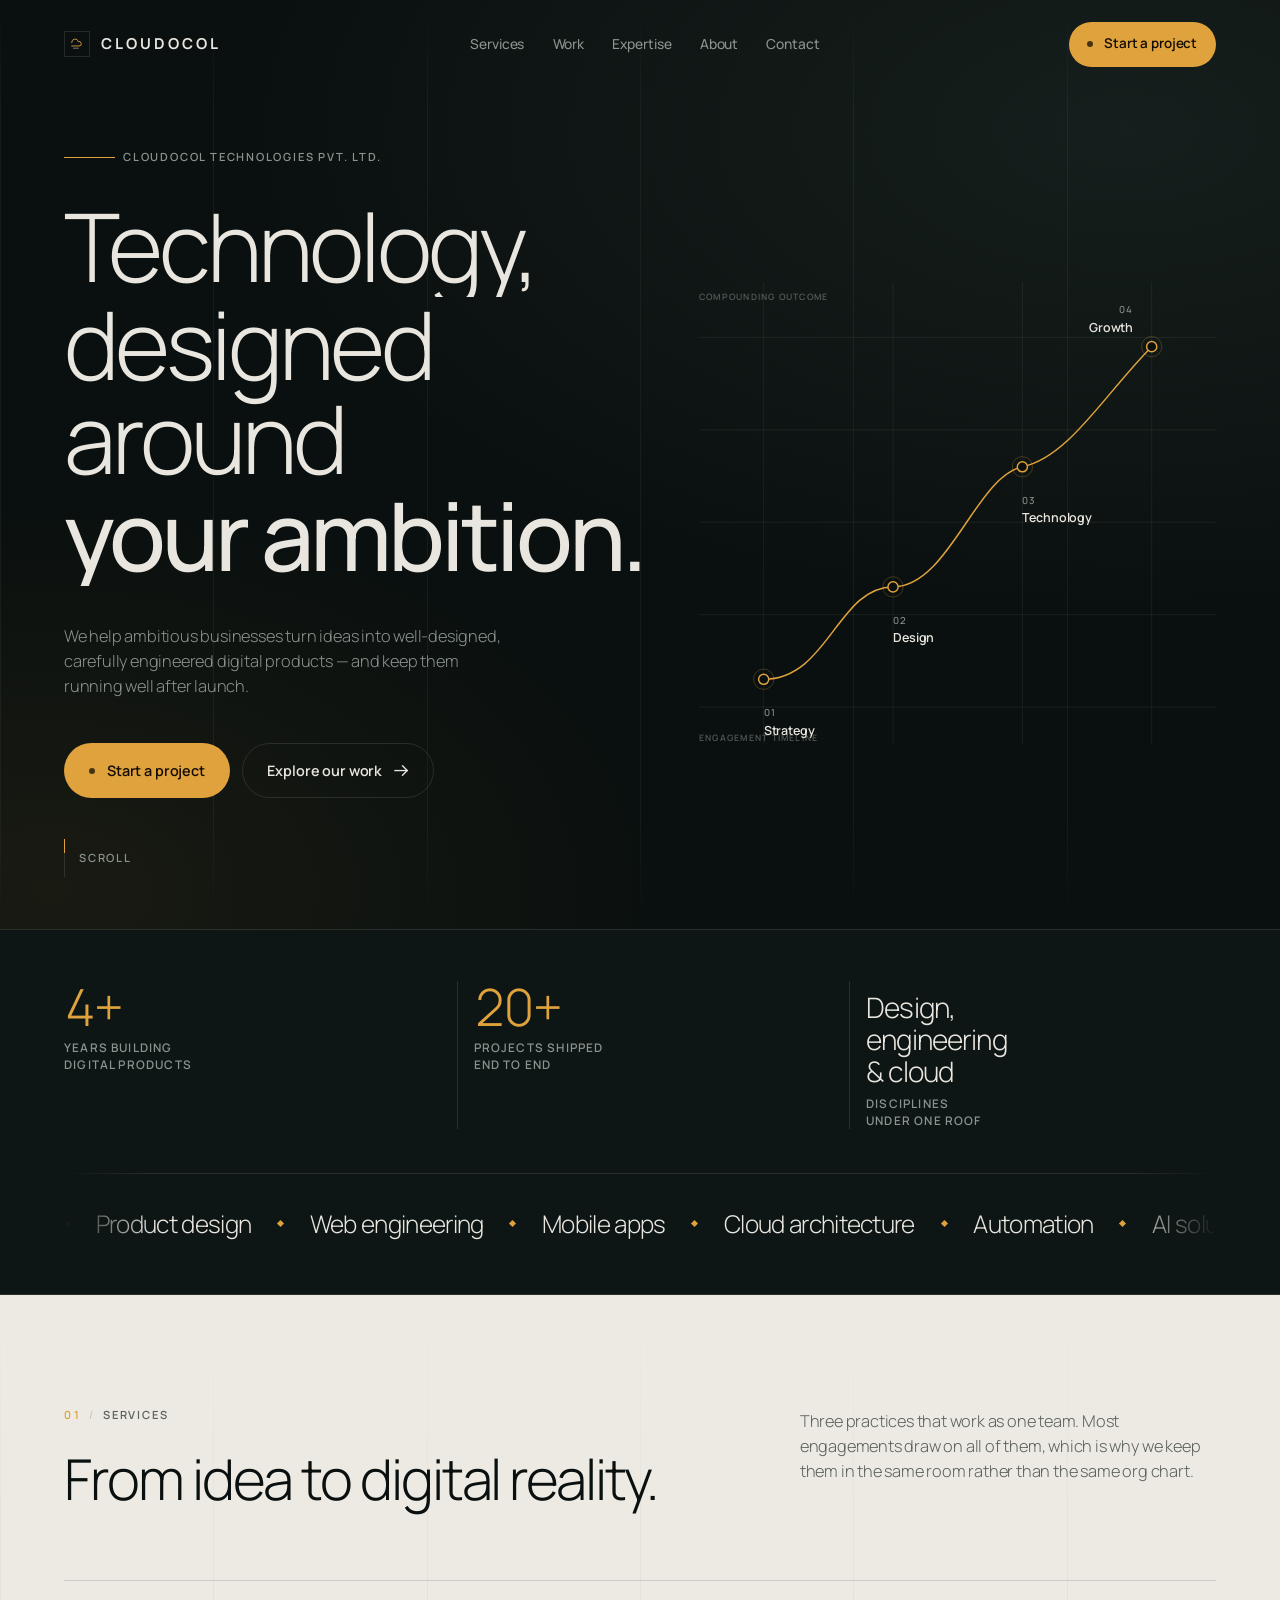
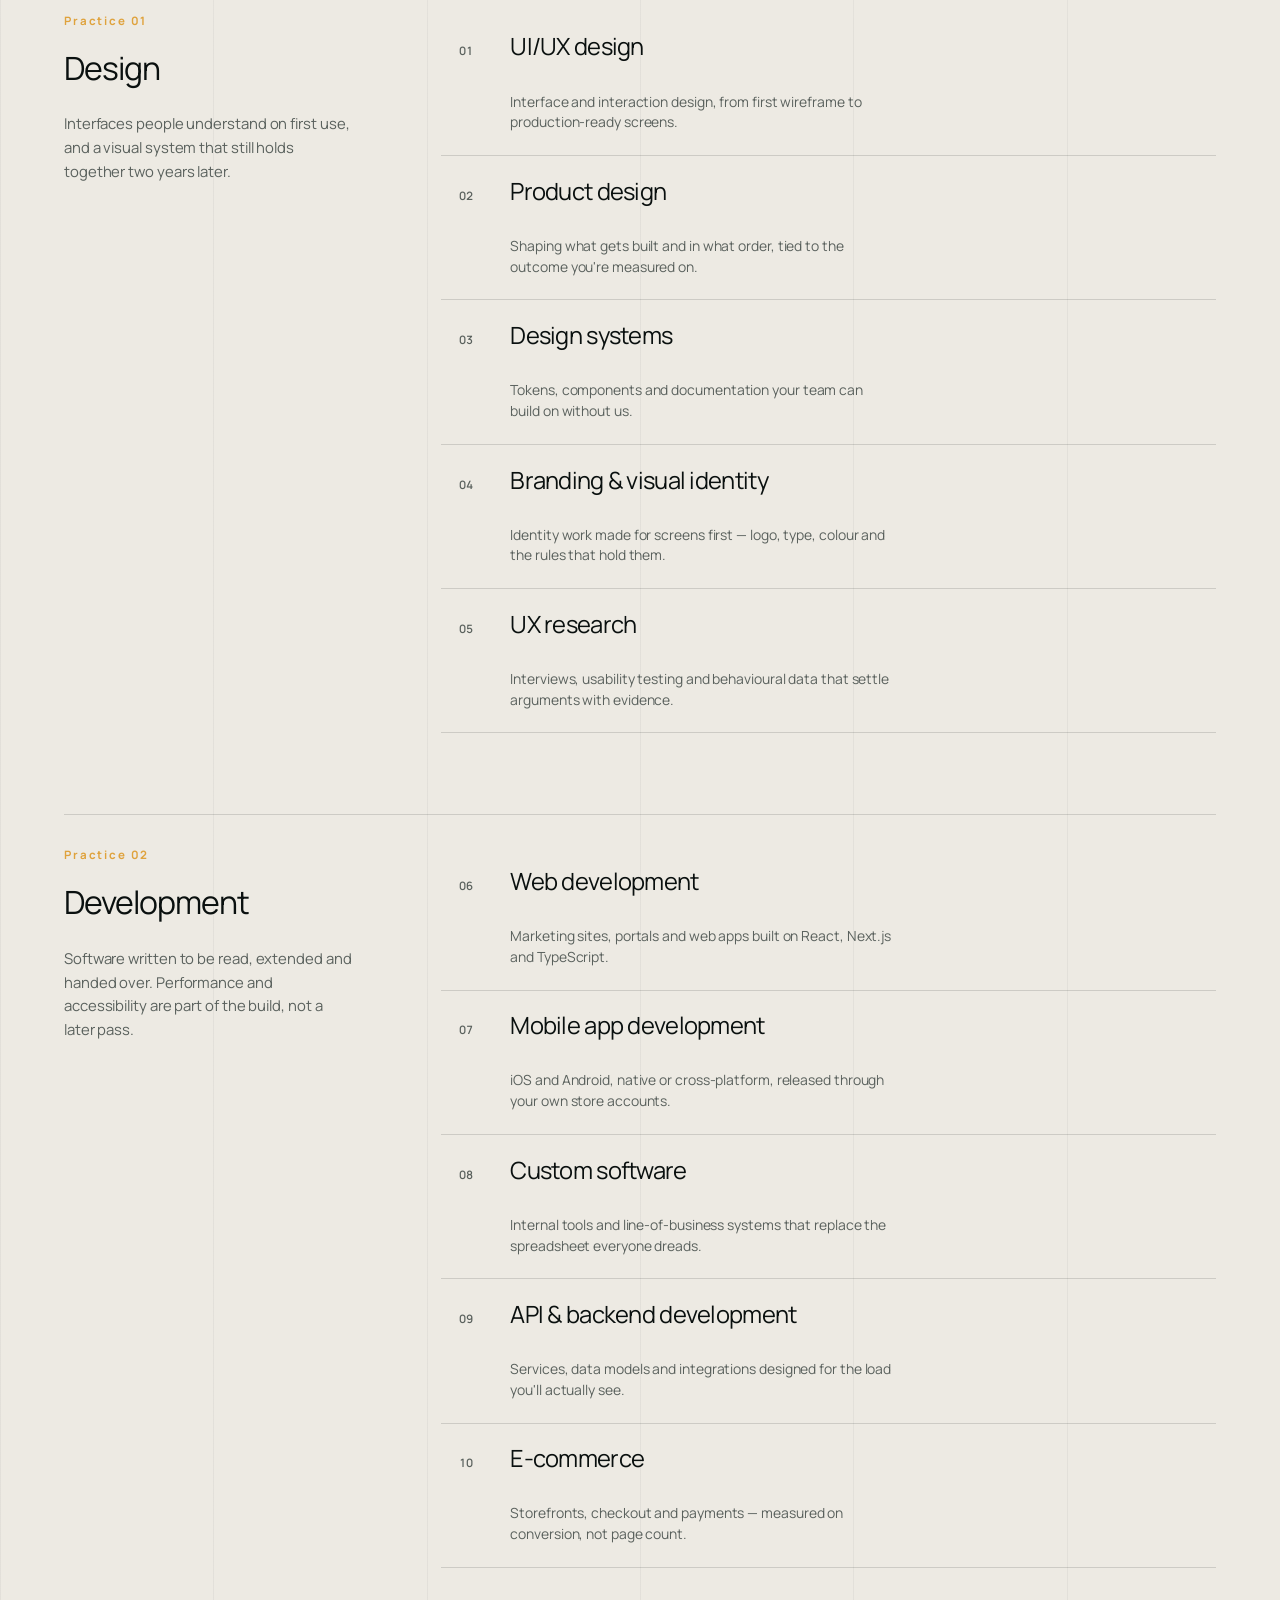
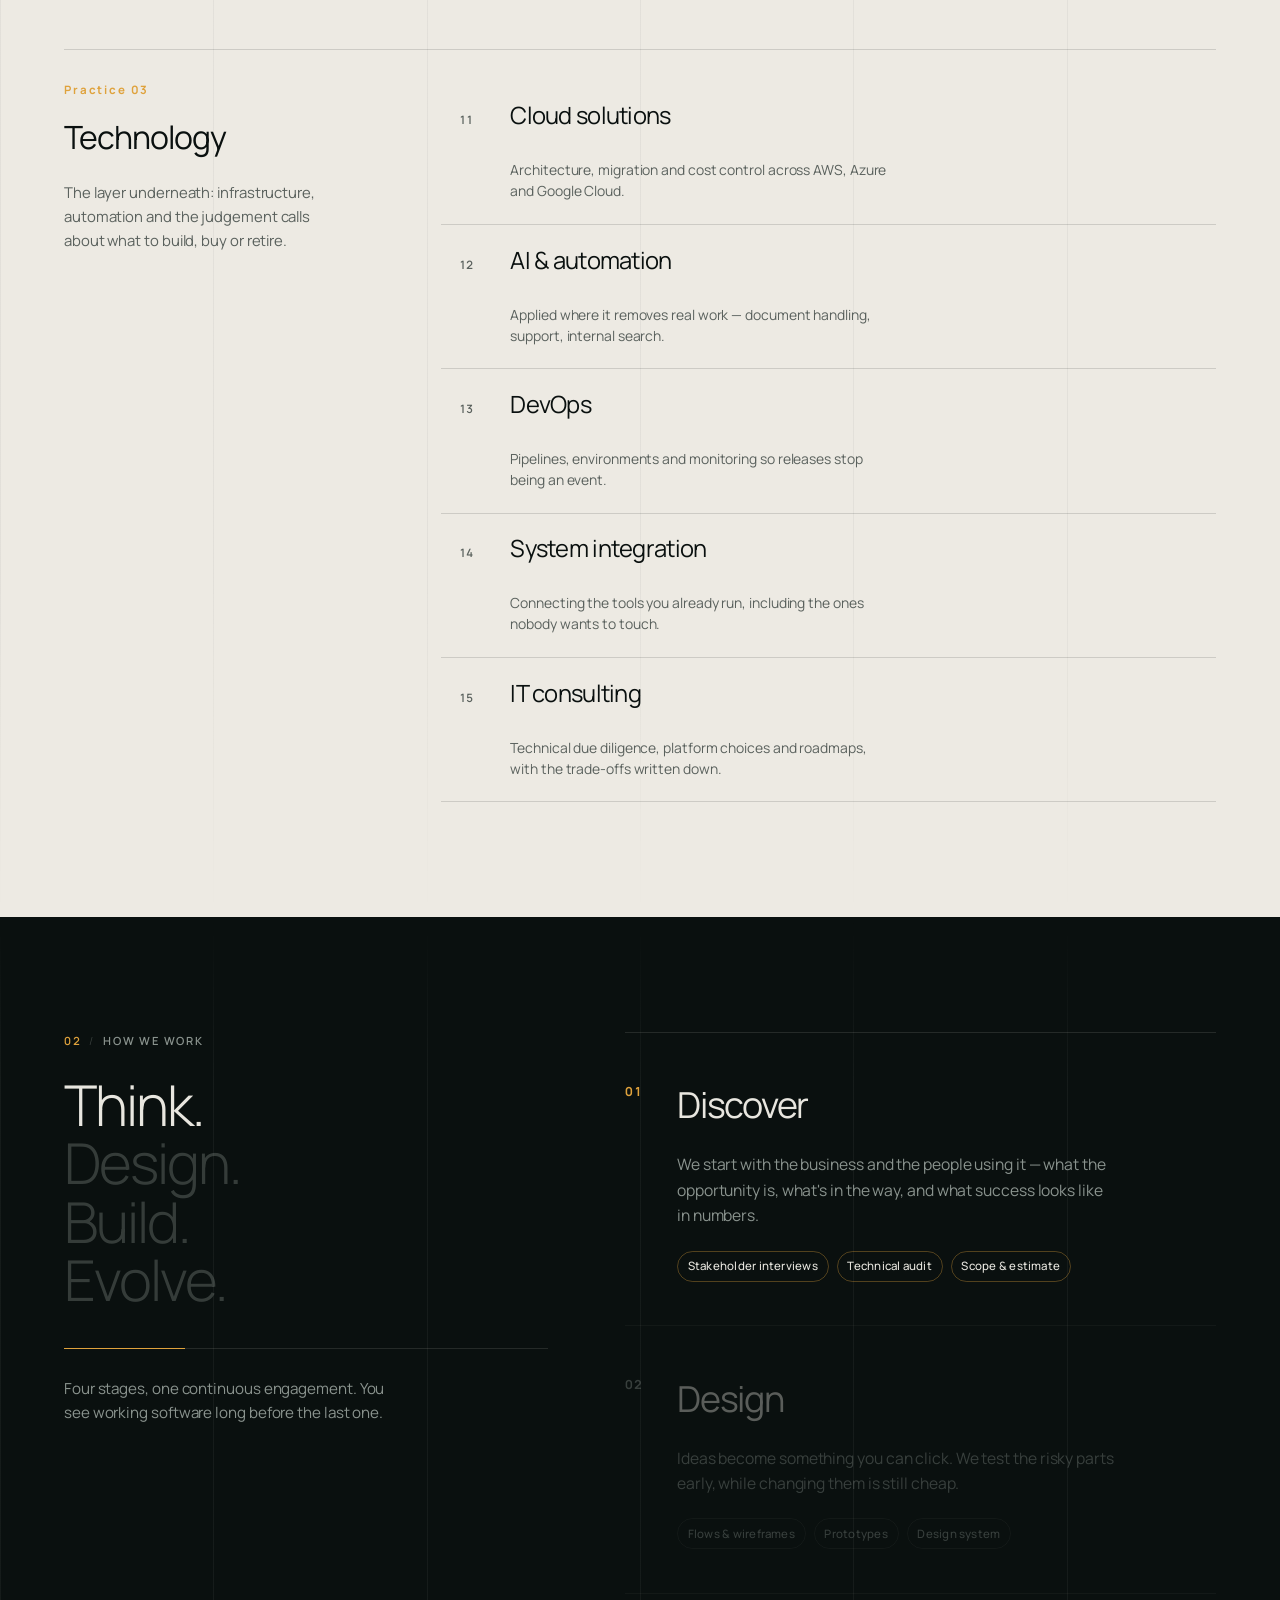
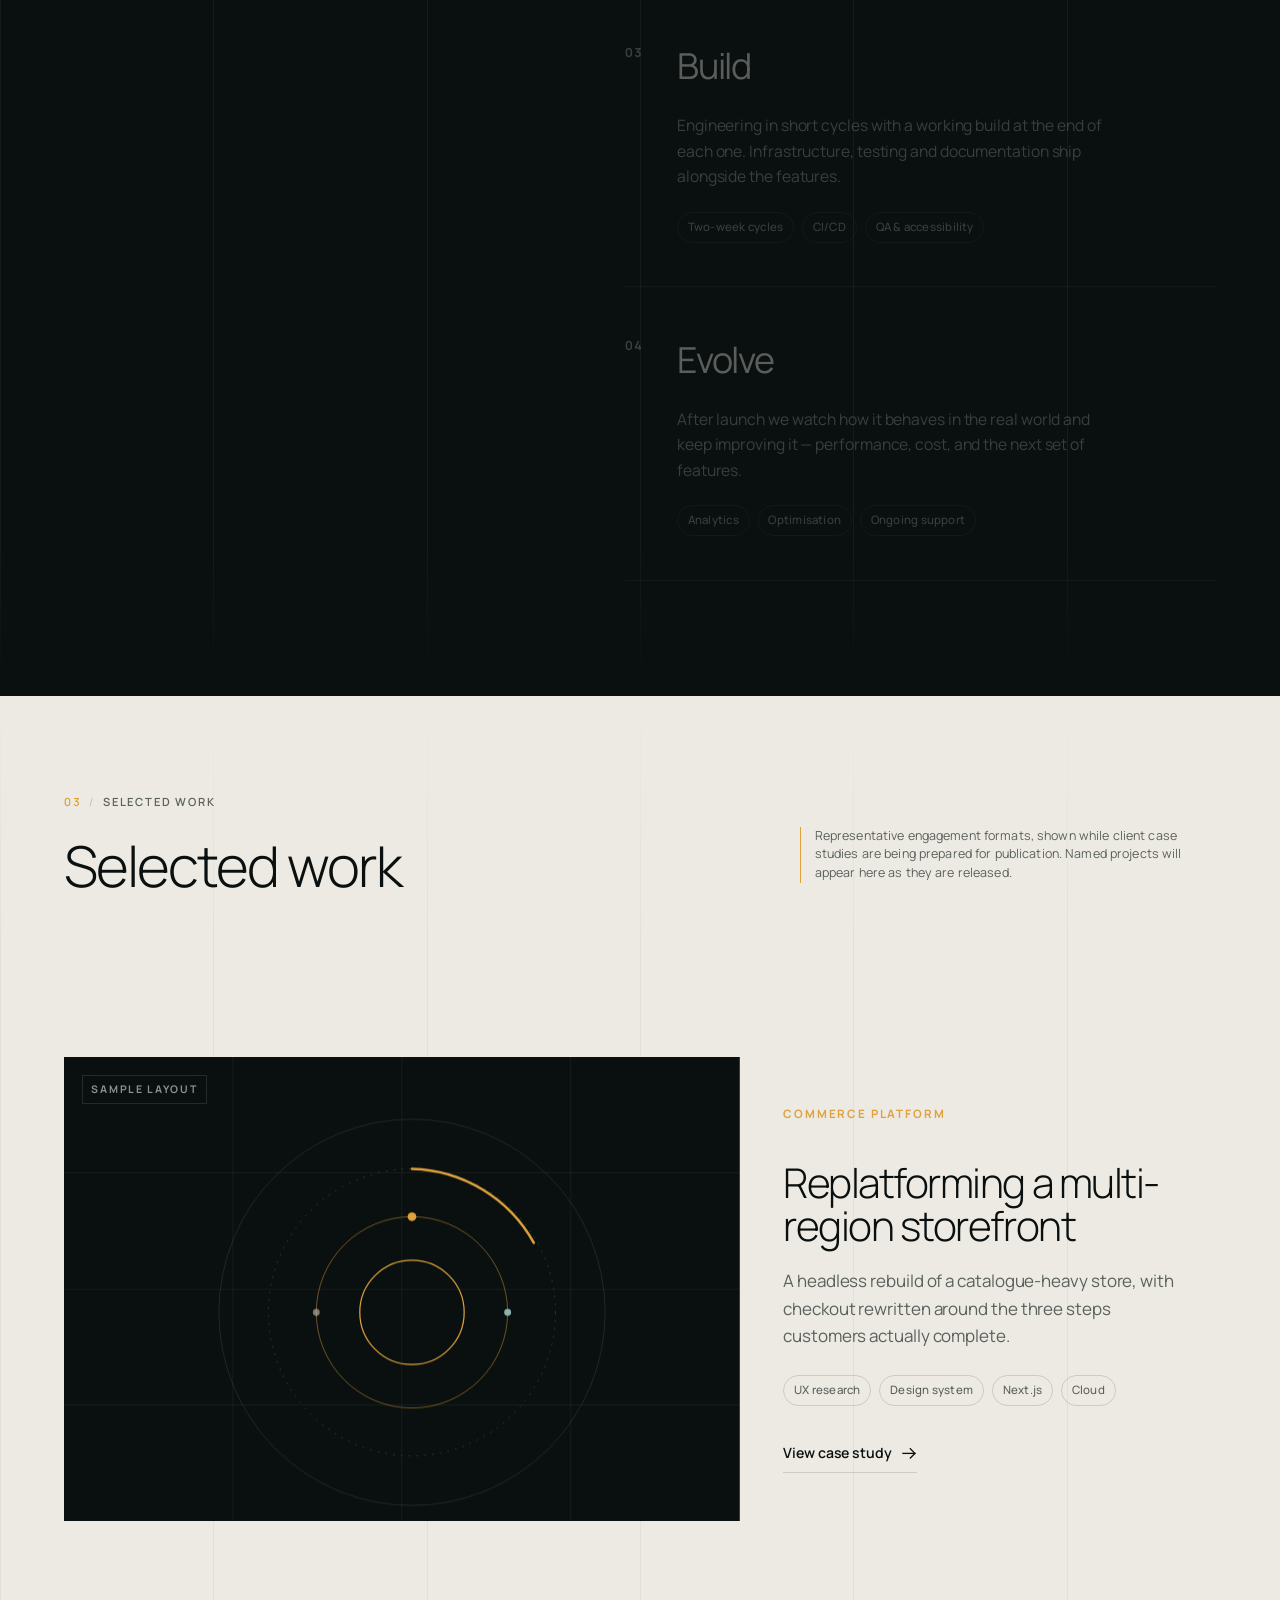
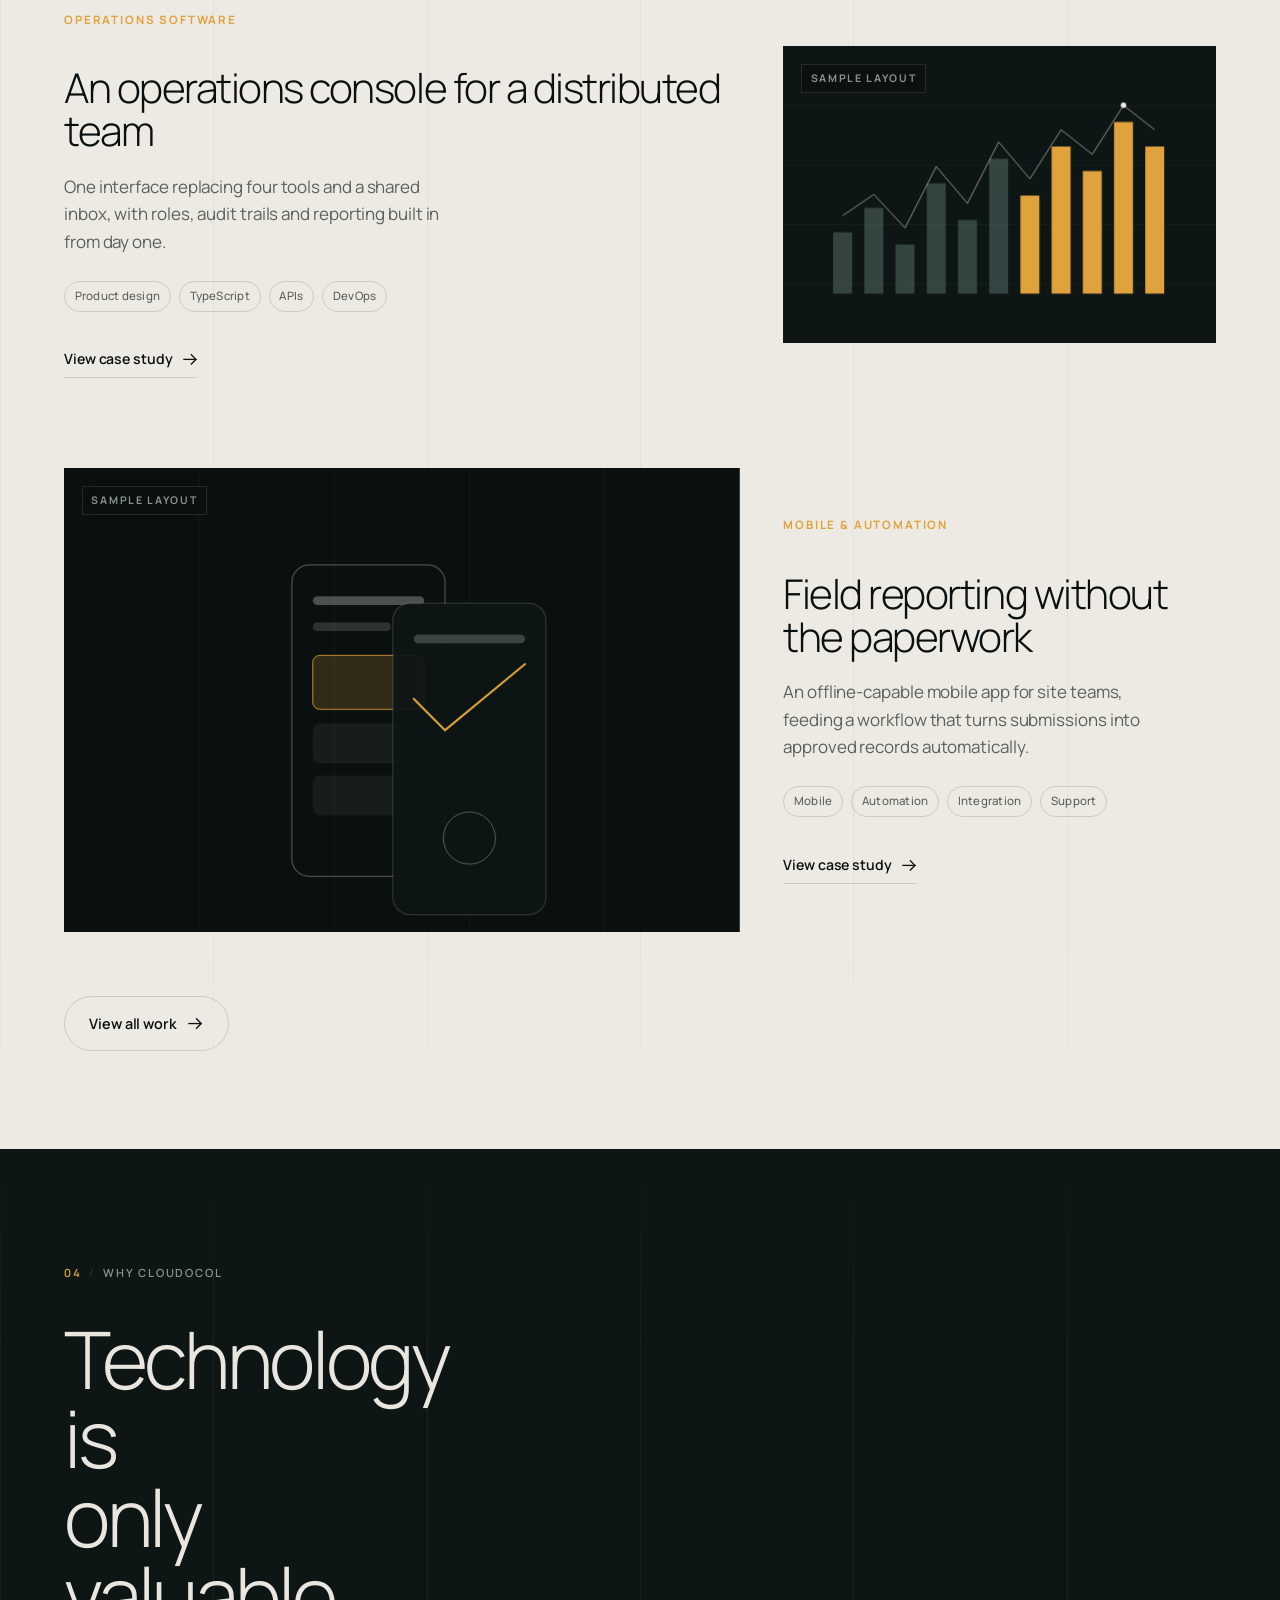
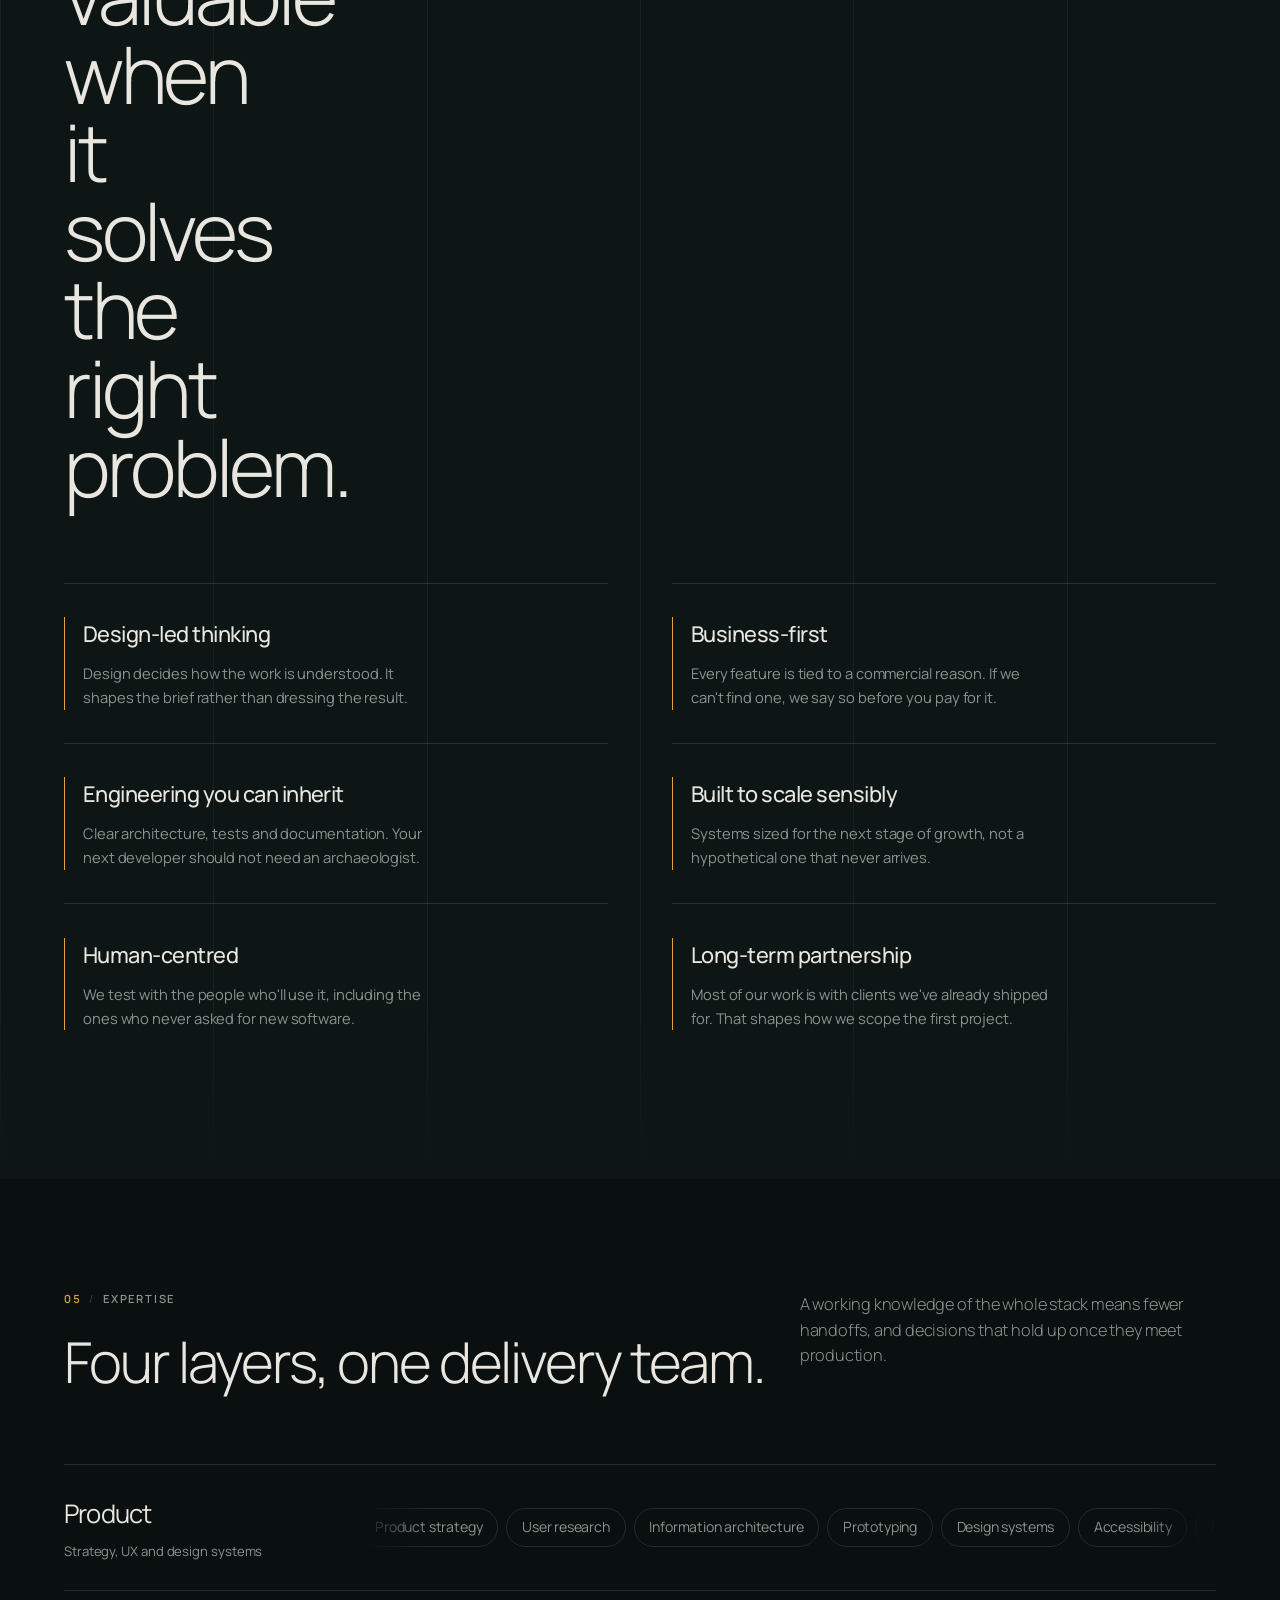
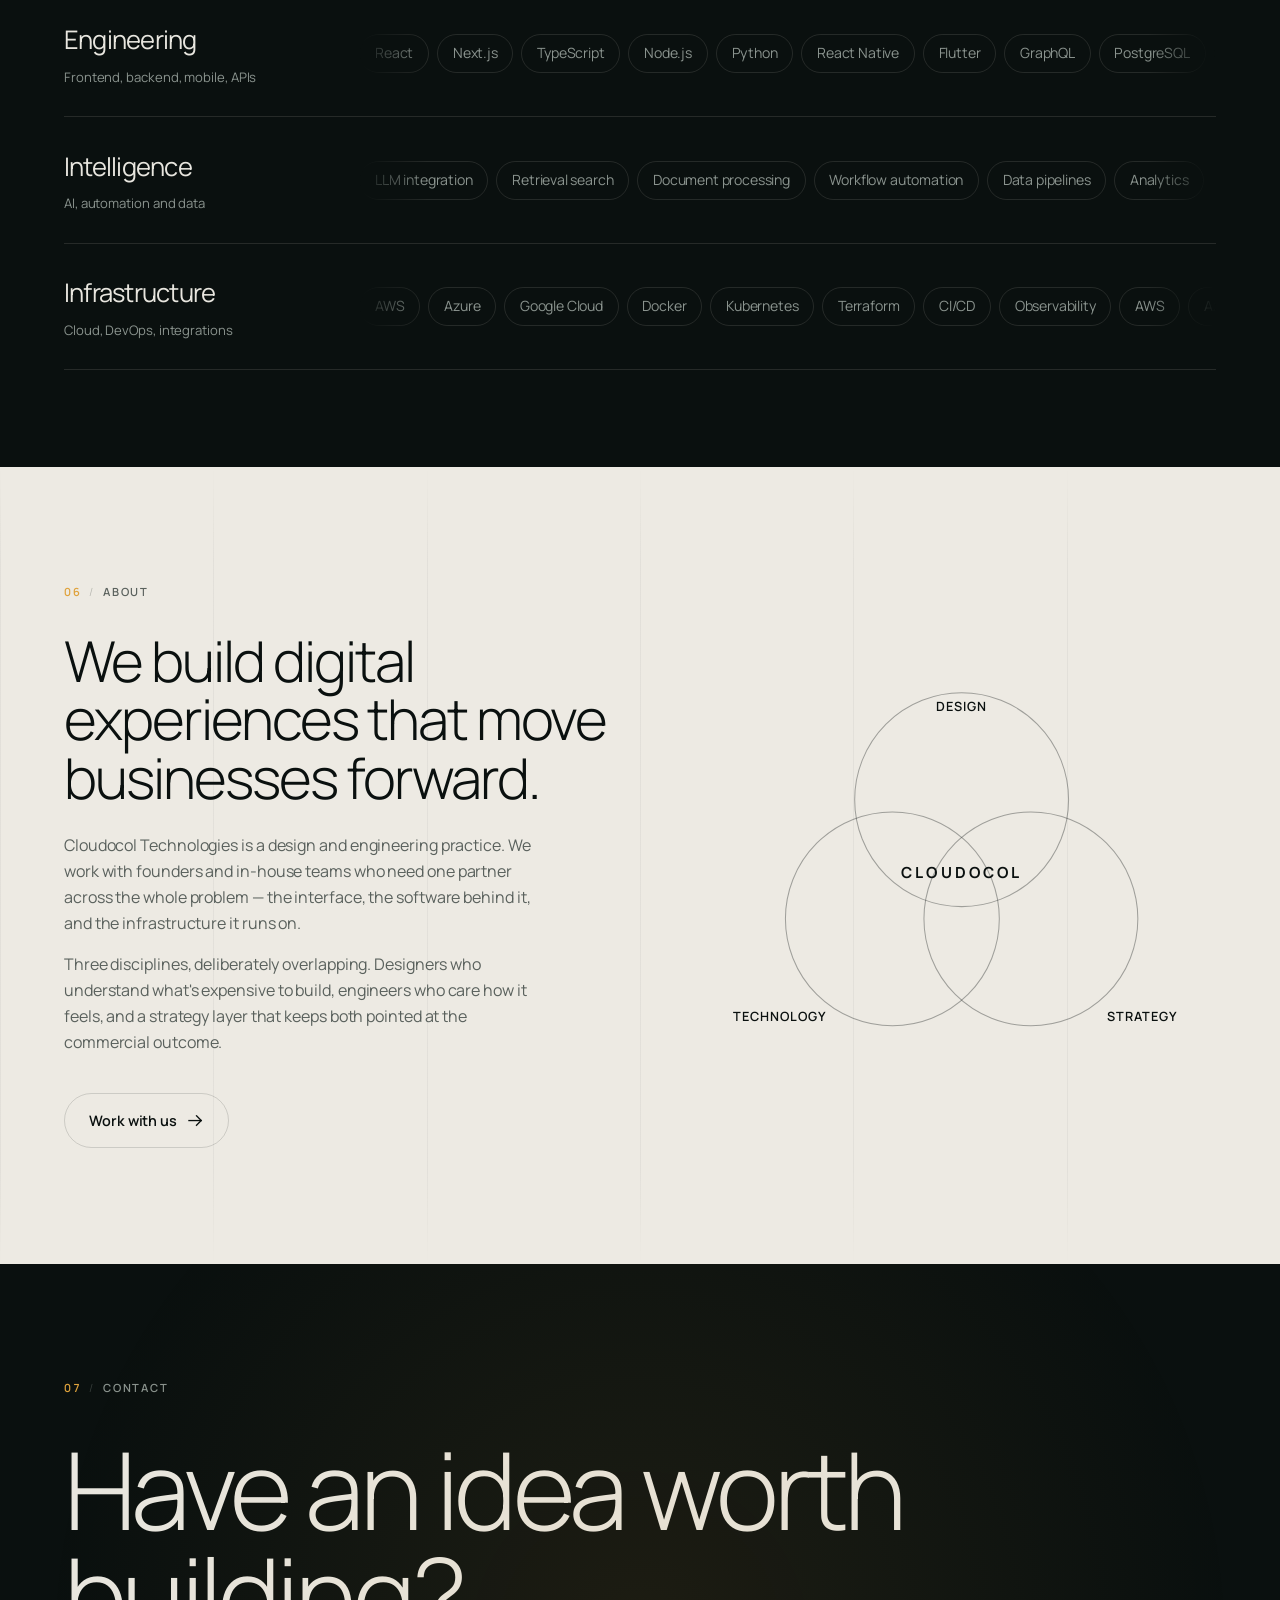
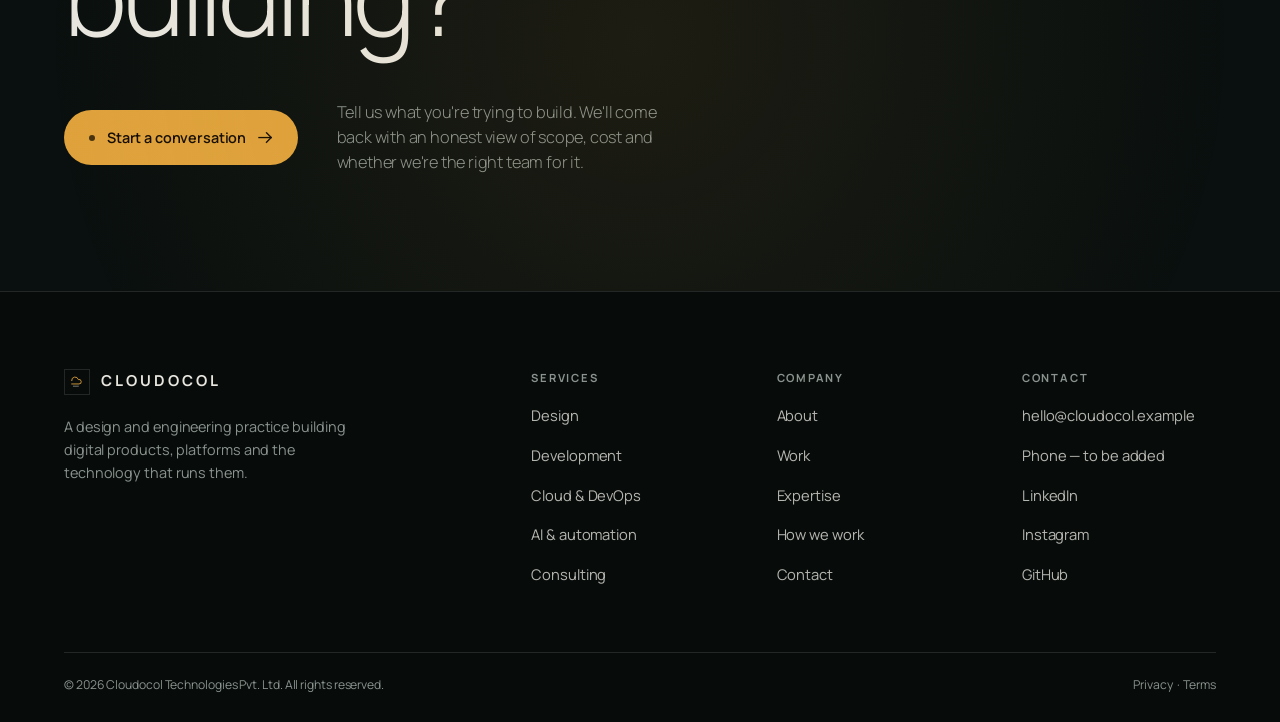
<file: index.html>
<!DOCTYPE html>
<html lang="en" data-theme="dark">
<head>
<meta charset="utf-8" />
<meta name="viewport" content="width=device-width, initial-scale=1, viewport-fit=cover" />
<title>Cloudocol — Technology, designed around your ambition</title>
<meta name="description" content="Cloudocol Technologies Pvt. Ltd. — design, engineering and cloud technology for ambitious businesses." />
<meta property="og:title" content="Cloudocol — Technology, designed around your ambition" />
<meta property="og:description" content="Cloudocol Technologies Pvt. Ltd. — design, engineering and cloud technology for ambitious businesses." />
<meta property="og:type" content="website" />
<meta name="twitter:card" content="summary_large_image" />
<meta name="theme-color" content="#0A100F" />
<link rel="preconnect" href="https://fonts.googleapis.com">
<link rel="preconnect" href="https://fonts.gstatic.com" crossorigin>
<link href="https://fonts.googleapis.com/css2?family=Manrope:wght@200;300;400;500;600;700;800&display=swap" rel="stylesheet">
<link rel="stylesheet" href="assets/css/styles.css" />
<noscript><style>
  /* content must never depend on JavaScript to become visible */
  [data-reveal],[data-proj],[data-why],[data-fig]{ opacity:1 !important; transform:none !important; }
  .mask > span{ transform:none !important; }
  .proj-media{ clip-path:none !important; }
  .proc-step{ opacity:1 !important; }
  .cursor,.progress{ display:none !important; }
</style></noscript>
</head>
<body data-page="home">

<a class="skip-link" href="#main">Skip to content</a>
<div class="cursor" id="cursor" aria-hidden="true"></div>

<header class="nav" id="nav">
  <span class="progress" id="progress" aria-hidden="true"></span>
  <div class="wrap nav-in">
    <a class="logo" href="index.html" aria-label="Cloudocol — home">
      <!-- LOGO SLOT: replace the inline <svg> below with the supplied Cloudocol mark -->
      <span class="logo-mark">
        <svg viewBox="0 0 24 24" fill="none" aria-hidden="true">
          <path d="M3 16h13a4 4 0 1 0-1.2-7.8A6 6 0 0 0 3 10" stroke="#DFA23C" stroke-width="1.6" stroke-linecap="round"/>
          <path d="M6 20h9" stroke="#E8E6DF" stroke-width="1.6" stroke-linecap="round" opacity=".55"/>
        </svg>
      </span>
      <span class="logo-word">Cloudocol</span>
    </a>

    <nav class="nav-links" id="navLinks" aria-label="Primary">
      
      <a class="nav-link" href="services.html">Services</a>
      <a class="nav-link" href="work.html">Work</a>
      <a class="nav-link" href="expertise.html">Expertise</a>
      <a class="nav-link" href="about.html">About</a>
      <a class="nav-link" href="contact.html">Contact</a>
      <span class="nav-ind" id="navInd" aria-hidden="true"></span>
    </nav>

    <div class="nav-right">
      <a class="btn btn--solid magnetic" href="contact.html"><span class="btn-in"><span class="dot"></span>Start a project</span></a>
      <button class="burger" id="burger" aria-label="Open menu" aria-expanded="false" aria-controls="menu">
        <span></span><span></span><span></span>
      </button>
    </div>
  </div>
</header>

<div class="menu" id="menu">
  <nav aria-label="Mobile">
      <a class="menu-link" href="services.html">Services</a>
      <a class="menu-link" href="work.html">Work</a>
      <a class="menu-link" href="expertise.html">Expertise</a>
      <a class="menu-link" href="about.html">About</a>
      <a class="menu-link" href="contact.html">Contact</a>
  </nav>
  <div class="menu-foot">
    <span>Cloudocol Technologies Pvt. Ltd.</span>
    <span>hello@cloudocol.example</span>
  </div>
</div>

<main id="main">
<!-- Home page body. Edit here, then run: python3 tools/build.py
     Links are written as in-page anchors and rewritten to real pages at build time. -->
<!-- ========================= HERO ========================= -->
<section class="hero ruled" id="hero">
  <div class="wrap">
    <div class="hero-grid">
      <div>
        <div class="hero-eyebrow label"><span class="rule"></span> Cloudocol Technologies Pvt. Ltd.</div>

        <h1 class="display">
          <span class="mask"><span>Technology,</span></span>
          <span class="mask"><span>designed around</span></span>
          <span class="mask"><span><em>your ambition.</em></span></span>
        </h1>

        <p class="lede hero-sub">We help ambitious businesses turn ideas into well-designed, carefully engineered digital products — and keep them running well after launch.</p>

        <div class="hero-cta">
          <a class="btn btn--solid magnetic" href="contact.html"><span class="btn-in"><span class="dot"></span>Start a project</span></a>
          <a class="btn btn--ghost magnetic" href="work.html"><span class="btn-in">Explore our work
            <svg class="arrow" viewBox="0 0 16 16" aria-hidden="true"><line x1="1" y1="8" x2="14" y2="8"/><polyline points="9,3 14,8 9,13"/></svg>
          </span></a>
        </div>

        <div class="scroll-cue"><span class="cue-rail"></span> Scroll</div>
      </div>

      <div class="hero-visual" id="heroVisual" aria-hidden="true">
        <svg viewBox="0 0 560 500" role="img">
          <g class="rt-grid" id="rtPar">
            <line x1="0" y1="60" x2="560" y2="60"/><line x1="0" y1="160" x2="560" y2="160"/>
            <line x1="0" y1="260" x2="560" y2="260"/><line x1="0" y1="360" x2="560" y2="360"/>
            <line x1="0" y1="460" x2="560" y2="460"/>
            <line x1="70" y1="0" x2="70" y2="500"/><line x1="210" y1="0" x2="210" y2="500"/>
            <line x1="350" y1="0" x2="350" y2="500"/><line x1="490" y1="0" x2="490" y2="500"/>
          </g>

          <path class="rt-ghost" d="M70 430 C 140 430, 150 330, 210 330 S 300 210, 350 200 S 440 120, 490 70"/>
          <path class="rt-path" d="M70 430 C 140 430, 150 330, 210 330 S 300 210, 350 200 S 440 120, 490 70"/>

          <g class="rt-node">
            <circle class="halo" cx="70" cy="430" r="11"/>
            <circle class="core" cx="70" cy="430" r="5.5"/>
            <text class="s" x="70" y="470">01</text>
            <text class="t" x="70" y="490">Strategy</text>
          </g>
          <g class="rt-node">
            <circle class="halo" cx="210" cy="330" r="11"/>
            <circle class="core" cx="210" cy="330" r="5.5"/>
            <text class="s" x="210" y="370">02</text>
            <text class="t" x="210" y="390">Design</text>
          </g>
          <g class="rt-node">
            <circle class="halo" cx="350" cy="200" r="11"/>
            <circle class="core" cx="350" cy="200" r="5.5"/>
            <text class="s" x="350" y="240">03</text>
            <text class="t" x="350" y="260">Technology</text>
          </g>
          <g class="rt-node">
            <circle class="halo" cx="490" cy="70" r="11"/>
            <circle class="core" cx="490" cy="70" r="5.5"/>
            <text class="s" x="470" y="34" text-anchor="end">04</text>
            <text class="t" x="470" y="54" text-anchor="end">Growth</text>
          </g>

          <text class="rt-axis" x="0" y="20">Compounding outcome</text>
          <text class="rt-axis" x="0" y="497" opacity=".4">Engagement timeline</text>
        </svg>
      </div>
    </div>
  </div>
</section>

<!-- ========================= CREDIBILITY ========================= -->
<section class="section section--tight cred">
  <div class="wrap cred-in">
    <div class="metrics" data-reveal>
      <div class="metric">
        <div class="n"><span data-count="4">0</span><span>+</span></div>
        <div class="k">Years building<br>digital products</div>
      </div>
      <div class="metric">
        <div class="n"><span data-count="20">0</span><span>+</span></div>
        <div class="k">Projects shipped<br>end to end</div>
      </div>
      <div class="metric">
        <div class="n" style="font-size:clamp(1.35rem,2.2vw,1.9rem);letter-spacing:-.03em;line-height:1.15;padding-top:.35em">Design,<br>engineering<br>&amp; cloud</div>
        <div class="k">Disciplines<br>under one roof</div>
      </div>
    </div>

    <div class="marquee" data-reveal style="--d:.1s">
      <div class="marquee-track" data-marquee>
        <span class="mq-item"><i></i>Product design</span>
        <span class="mq-item"><i></i>Web engineering</span>
        <span class="mq-item"><i></i>Mobile apps</span>
        <span class="mq-item"><i></i>Cloud architecture</span>
        <span class="mq-item"><i></i>Automation</span>
        <span class="mq-item"><i></i>AI solutions</span>
        <span class="mq-item"><i></i>Brand identity</span>
        <span class="mq-item"><i></i>IT consulting</span>
      </div>
    </div>
  </div>
</section>

<!-- ========================= SERVICES ========================= -->
<section class="section panel-paper ruled" id="services">
  <div class="wrap">
    <div class="sec-head">
      <div>
        <div class="label"><span class="num">01</span><span class="slash">/</span>Services</div>
        <h2 class="h2" data-reveal>From idea to digital reality.</h2>
      </div>
      <p class="lede" data-reveal style="--d:.08s">Three practices that work as one team. Most engagements draw on all of them, which is why we keep them in the same room rather than the same org chart.</p>
    </div>

    <!-- Design -->
    <div class="svc-group">
      <div class="svc-aside" data-reveal>
        <span class="gnum">Practice 01</span>
        <h3>Design</h3>
        <p>Interfaces people understand on first use, and a visual system that still holds together two years later.</p>
      </div>
      <ul class="svc-list">
        <li class="svc-row"><a class="svc-btn" href="services.html#uiux">
          <span class="svc-idx">01</span>
          <span class="svc-name">UI/UX design</span>
          <svg class="arrow svc-go" viewBox="0 0 16 16"><line x1="1" y1="8" x2="14" y2="8"/><polyline points="9,3 14,8 9,13"/></svg>
          <span class="svc-desc">Interface and interaction design, from first wireframe to production-ready screens.</span>
        </a></li>
        <li class="svc-row"><a class="svc-btn" href="services.html#product-design">
          <span class="svc-idx">02</span>
          <span class="svc-name">Product design</span>
          <svg class="arrow svc-go" viewBox="0 0 16 16"><line x1="1" y1="8" x2="14" y2="8"/><polyline points="9,3 14,8 9,13"/></svg>
          <span class="svc-desc">Shaping what gets built and in what order, tied to the outcome you're measured on.</span>
        </a></li>
        <li class="svc-row"><a class="svc-btn" href="services.html#design-systems">
          <span class="svc-idx">03</span>
          <span class="svc-name">Design systems</span>
          <svg class="arrow svc-go" viewBox="0 0 16 16"><line x1="1" y1="8" x2="14" y2="8"/><polyline points="9,3 14,8 9,13"/></svg>
          <span class="svc-desc">Tokens, components and documentation your team can build on without us.</span>
        </a></li>
        <li class="svc-row"><a class="svc-btn" href="services.html#branding">
          <span class="svc-idx">04</span>
          <span class="svc-name">Branding &amp; visual identity</span>
          <svg class="arrow svc-go" viewBox="0 0 16 16"><line x1="1" y1="8" x2="14" y2="8"/><polyline points="9,3 14,8 9,13"/></svg>
          <span class="svc-desc">Identity work made for screens first — logo, type, colour and the rules that hold them.</span>
        </a></li>
        <li class="svc-row"><a class="svc-btn" href="services.html#ux-research">
          <span class="svc-idx">05</span>
          <span class="svc-name">UX research</span>
          <svg class="arrow svc-go" viewBox="0 0 16 16"><line x1="1" y1="8" x2="14" y2="8"/><polyline points="9,3 14,8 9,13"/></svg>
          <span class="svc-desc">Interviews, usability testing and behavioural data that settle arguments with evidence.</span>
        </a></li>
      </ul>
    </div>

    <!-- Development -->
    <div class="svc-group">
      <div class="svc-aside" data-reveal>
        <span class="gnum">Practice 02</span>
        <h3>Development</h3>
        <p>Software written to be read, extended and handed over. Performance and accessibility are part of the build, not a later pass.</p>
      </div>
      <ul class="svc-list">
        <li class="svc-row"><a class="svc-btn" href="services.html#web-development">
          <span class="svc-idx">06</span>
          <span class="svc-name">Web development</span>
          <svg class="arrow svc-go" viewBox="0 0 16 16"><line x1="1" y1="8" x2="14" y2="8"/><polyline points="9,3 14,8 9,13"/></svg>
          <span class="svc-desc">Marketing sites, portals and web apps built on React, Next.js and TypeScript.</span>
        </a></li>
        <li class="svc-row"><a class="svc-btn" href="services.html#mobile-apps">
          <span class="svc-idx">07</span>
          <span class="svc-name">Mobile app development</span>
          <svg class="arrow svc-go" viewBox="0 0 16 16"><line x1="1" y1="8" x2="14" y2="8"/><polyline points="9,3 14,8 9,13"/></svg>
          <span class="svc-desc">iOS and Android, native or cross-platform, released through your own store accounts.</span>
        </a></li>
        <li class="svc-row"><a class="svc-btn" href="services.html#custom-software">
          <span class="svc-idx">08</span>
          <span class="svc-name">Custom software</span>
          <svg class="arrow svc-go" viewBox="0 0 16 16"><line x1="1" y1="8" x2="14" y2="8"/><polyline points="9,3 14,8 9,13"/></svg>
          <span class="svc-desc">Internal tools and line-of-business systems that replace the spreadsheet everyone dreads.</span>
        </a></li>
        <li class="svc-row"><a class="svc-btn" href="services.html#api-backend">
          <span class="svc-idx">09</span>
          <span class="svc-name">API &amp; backend development</span>
          <svg class="arrow svc-go" viewBox="0 0 16 16"><line x1="1" y1="8" x2="14" y2="8"/><polyline points="9,3 14,8 9,13"/></svg>
          <span class="svc-desc">Services, data models and integrations designed for the load you'll actually see.</span>
        </a></li>
        <li class="svc-row"><a class="svc-btn" href="services.html#ecommerce">
          <span class="svc-idx">10</span>
          <span class="svc-name">E-commerce</span>
          <svg class="arrow svc-go" viewBox="0 0 16 16"><line x1="1" y1="8" x2="14" y2="8"/><polyline points="9,3 14,8 9,13"/></svg>
          <span class="svc-desc">Storefronts, checkout and payments — measured on conversion, not page count.</span>
        </a></li>
      </ul>
    </div>

    <!-- Technology -->
    <div class="svc-group">
      <div class="svc-aside" data-reveal>
        <span class="gnum">Practice 03</span>
        <h3>Technology</h3>
        <p>The layer underneath: infrastructure, automation and the judgement calls about what to build, buy or retire.</p>
      </div>
      <ul class="svc-list">
        <li class="svc-row"><a class="svc-btn" href="services.html#cloud">
          <span class="svc-idx">11</span>
          <span class="svc-name">Cloud solutions</span>
          <svg class="arrow svc-go" viewBox="0 0 16 16"><line x1="1" y1="8" x2="14" y2="8"/><polyline points="9,3 14,8 9,13"/></svg>
          <span class="svc-desc">Architecture, migration and cost control across AWS, Azure and Google Cloud.</span>
        </a></li>
        <li class="svc-row"><a class="svc-btn" href="services.html#ai-automation">
          <span class="svc-idx">12</span>
          <span class="svc-name">AI &amp; automation</span>
          <svg class="arrow svc-go" viewBox="0 0 16 16"><line x1="1" y1="8" x2="14" y2="8"/><polyline points="9,3 14,8 9,13"/></svg>
          <span class="svc-desc">Applied where it removes real work — document handling, support, internal search.</span>
        </a></li>
        <li class="svc-row"><a class="svc-btn" href="services.html#devops">
          <span class="svc-idx">13</span>
          <span class="svc-name">DevOps</span>
          <svg class="arrow svc-go" viewBox="0 0 16 16"><line x1="1" y1="8" x2="14" y2="8"/><polyline points="9,3 14,8 9,13"/></svg>
          <span class="svc-desc">Pipelines, environments and monitoring so releases stop being an event.</span>
        </a></li>
        <li class="svc-row"><a class="svc-btn" href="services.html#integration">
          <span class="svc-idx">14</span>
          <span class="svc-name">System integration</span>
          <svg class="arrow svc-go" viewBox="0 0 16 16"><line x1="1" y1="8" x2="14" y2="8"/><polyline points="9,3 14,8 9,13"/></svg>
          <span class="svc-desc">Connecting the tools you already run, including the ones nobody wants to touch.</span>
        </a></li>
        <li class="svc-row"><a class="svc-btn" href="services.html#consulting">
          <span class="svc-idx">15</span>
          <span class="svc-name">IT consulting</span>
          <svg class="arrow svc-go" viewBox="0 0 16 16"><line x1="1" y1="8" x2="14" y2="8"/><polyline points="9,3 14,8 9,13"/></svg>
          <span class="svc-desc">Technical due diligence, platform choices and roadmaps, with the trade-offs written down.</span>
        </a></li>
      </ul>
    </div>
  </div>
</section>

<!-- ========================= PROCESS ========================= -->
<section class="section section--tall panel-ink ruled" id="process">
  <div class="wrap">
    <div class="proc">
      <div class="proc-stick">
        <div class="label" style="margin-bottom:clamp(18px,2vw,30px)"><span class="num">02</span><span class="slash">/</span>How we work</div>
        <h2 class="h2" id="procHead">
          <span data-step="0">Think.</span>
          <span data-step="1" class="off">Design.</span>
          <span data-step="2" class="off">Build.</span>
          <span data-step="3" class="off">Evolve.</span>
        </h2>
        <div class="proc-rail"><i id="procFill"></i></div>
        <p class="body-mute" style="margin-top:1.8em;font-size:.95rem;max-width:36ch">Four stages, one continuous engagement. You see working software long before the last one.</p>
      </div>

      <ol class="proc-steps" id="procSteps">
        <li class="proc-step is-on" data-idx="0">
          <span class="proc-num">01</span>
          <div>
            <h3>Discover</h3>
            <p>We start with the business and the people using it — what the opportunity is, what's in the way, and what success looks like in numbers.</p>
            <div class="out"><span class="chip">Stakeholder interviews</span><span class="chip">Technical audit</span><span class="chip">Scope &amp; estimate</span></div>
          </div>
        </li>
        <li class="proc-step" data-idx="1">
          <span class="proc-num">02</span>
          <div>
            <h3>Design</h3>
            <p>Ideas become something you can click. We test the risky parts early, while changing them is still cheap.</p>
            <div class="out"><span class="chip">Flows &amp; wireframes</span><span class="chip">Prototypes</span><span class="chip">Design system</span></div>
          </div>
        </li>
        <li class="proc-step" data-idx="2">
          <span class="proc-num">03</span>
          <div>
            <h3>Build</h3>
            <p>Engineering in short cycles with a working build at the end of each one. Infrastructure, testing and documentation ship alongside the features.</p>
            <div class="out"><span class="chip">Two-week cycles</span><span class="chip">CI/CD</span><span class="chip">QA &amp; accessibility</span></div>
          </div>
        </li>
        <li class="proc-step" data-idx="3">
          <span class="proc-num">04</span>
          <div>
            <h3>Evolve</h3>
            <p>After launch we watch how it behaves in the real world and keep improving it — performance, cost, and the next set of features.</p>
            <div class="out"><span class="chip">Analytics</span><span class="chip">Optimisation</span><span class="chip">Ongoing support</span></div>
          </div>
        </li>
      </ol>
    </div>
  </div>
</section>

<!-- ========================= WORK ========================= -->
<section class="section panel-paper ruled" id="work">
  <div class="wrap">
    <div class="sec-head">
      <div>
        <div class="label"><span class="num">03</span><span class="slash">/</span>Selected work</div>
        <h2 class="h2" data-reveal>Selected work</h2>
      </div>
      <p class="work-note" data-reveal style="--d:.08s">Representative engagement formats, shown while client case studies are being prepared for publication. Named projects will appear here as they are released.</p>
    </div>

    <!-- P1 -->
    <article class="proj" data-proj>
      <div class="proj-in">
        <div class="proj-media">
          <span class="proj-tag">Sample layout</span>
          <svg viewBox="0 0 800 550" aria-hidden="true">
            <rect width="800" height="550" fill="#0A100F"/>
            <g stroke="rgba(232,230,223,.07)">
              <line x1="0" y1="137" x2="800" y2="137"/><line x1="0" y1="275" x2="800" y2="275"/><line x1="0" y1="412" x2="800" y2="412"/>
              <line x1="200" y1="0" x2="200" y2="550"/><line x1="400" y1="0" x2="400" y2="550"/><line x1="600" y1="0" x2="600" y2="550"/>
            </g>
            <g class="mpar">
              <circle cx="400" cy="275" r="60" fill="none" stroke="#DFA23C" stroke-width="1.4"/>
              <circle cx="400" cy="275" r="110" fill="none" stroke="rgba(223,162,60,.55)" stroke-width="1"/>
              <circle cx="400" cy="275" r="165" fill="none" stroke="rgba(232,230,223,.22)" stroke-width="1" stroke-dasharray="2 7"/>
              <circle cx="400" cy="275" r="222" fill="none" stroke="rgba(232,230,223,.13)" stroke-width="1"/>
              <path d="M400 110 A165 165 0 0 1 540 195" fill="none" stroke="#DFA23C" stroke-width="3" stroke-linecap="round"/>
              <circle cx="400" cy="165" r="5" fill="#DFA23C"/>
              <circle cx="510" cy="275" r="4" fill="#8FB3A8"/>
              <circle cx="290" cy="275" r="4" fill="rgba(232,230,223,.5)"/>
            </g>
          </svg>
        </div>
        <div class="proj-body">
          <div class="kcat">Commerce platform</div>
          <h3>Replatforming a multi-region storefront</h3>
          <p>A headless rebuild of a catalogue-heavy store, with checkout rewritten around the three steps customers actually complete.</p>
          <div class="proj-disc"><span class="chip">UX research</span><span class="chip">Design system</span><span class="chip">Next.js</span><span class="chip">Cloud</span></div>
          <a class="link-a" href="work-commerce-platform.html">View case study
            <svg class="arrow" viewBox="0 0 16 16"><line x1="1" y1="8" x2="14" y2="8"/><polyline points="9,3 14,8 9,13"/></svg>
          </a>
        </div>
      </div>
    </article>

    <!-- P2 -->
    <article class="proj proj--flip" data-proj>
      <div class="proj-in">
        <div class="proj-media">
          <span class="proj-tag">Sample layout</span>
          <svg viewBox="0 0 800 550" aria-hidden="true">
            <rect width="800" height="550" fill="#0E1615"/>
            <g stroke="rgba(232,230,223,.06)">
              <line x1="0" y1="110" x2="800" y2="110"/><line x1="0" y1="220" x2="800" y2="220"/>
              <line x1="0" y1="330" x2="800" y2="330"/><line x1="0" y1="440" x2="800" y2="440"/>
            </g>
            <g class="mpar">
              <g fill="rgba(143,179,168,.30)">
                <rect x="90" y="330" width="34" height="110"/><rect x="146" y="286" width="34" height="154"/>
                <rect x="202" y="352" width="34" height="88"/><rect x="258" y="242" width="34" height="198"/>
                <rect x="314" y="308" width="34" height="132"/><rect x="370" y="198" width="34" height="242"/>
              </g>
              <g fill="#DFA23C">
                <rect x="426" y="264" width="34" height="176"/><rect x="482" y="176" width="34" height="264"/>
                <rect x="538" y="220" width="34" height="220"/><rect x="594" y="132" width="34" height="308"/>
                <rect x="650" y="176" width="34" height="264"/>
              </g>
              <path d="M107 300 L163 262 L219 322 L275 212 L331 278 L387 168 L443 234 L499 146 L555 190 L611 102 L667 146"
                    fill="none" stroke="rgba(232,230,223,.75)" stroke-width="1.4"/>
              <circle cx="611" cy="102" r="5" fill="#EDEAE3"/>
            </g>
          </svg>
        </div>
        <div class="proj-body">
          <div class="kcat">Operations software</div>
          <h3>An operations console for a distributed team</h3>
          <p>One interface replacing four tools and a shared inbox, with roles, audit trails and reporting built in from day one.</p>
          <div class="proj-disc"><span class="chip">Product design</span><span class="chip">TypeScript</span><span class="chip">APIs</span><span class="chip">DevOps</span></div>
          <a class="link-a" href="work-operations-console.html">View case study
            <svg class="arrow" viewBox="0 0 16 16"><line x1="1" y1="8" x2="14" y2="8"/><polyline points="9,3 14,8 9,13"/></svg>
          </a>
        </div>
      </div>
    </article>

    <!-- P3 -->
    <article class="proj" data-proj>
      <div class="proj-in">
        <div class="proj-media">
          <span class="proj-tag">Sample layout</span>
          <svg viewBox="0 0 800 550" aria-hidden="true">
            <rect width="800" height="550" fill="#0A100F"/>
            <g stroke="rgba(232,230,223,.06)">
              <line x1="160" y1="0" x2="160" y2="550"/><line x1="320" y1="0" x2="320" y2="550"/>
              <line x1="480" y1="0" x2="480" y2="550"/><line x1="640" y1="0" x2="640" y2="550"/>
            </g>
            <g class="mpar">
              <rect x="262" y="96" width="176" height="358" rx="20" fill="none" stroke="rgba(232,230,223,.30)" stroke-width="1.4"/>
              <rect x="286" y="132" width="128" height="10" rx="5" fill="rgba(232,230,223,.30)"/>
              <rect x="286" y="162" width="90" height="10" rx="5" fill="rgba(232,230,223,.16)"/>
              <rect x="286" y="200" width="128" height="62" rx="8" fill="rgba(223,162,60,.18)" stroke="#DFA23C" stroke-width="1"/>
              <rect x="286" y="278" width="128" height="46" rx="8" fill="rgba(232,230,223,.06)"/>
              <rect x="286" y="338" width="128" height="46" rx="8" fill="rgba(232,230,223,.06)"/>
              <rect x="378" y="140" width="176" height="358" rx="20" fill="#0E1615" stroke="rgba(232,230,223,.18)" stroke-width="1.4" opacity=".92"/>
              <rect x="402" y="176" width="128" height="10" rx="5" fill="rgba(232,230,223,.22)"/>
              <path d="M402 250 L438 286 L530 210" fill="none" stroke="#DFA23C" stroke-width="2.4" stroke-linecap="round" stroke-linejoin="round"/>
              <circle cx="466" cy="410" r="30" fill="none" stroke="rgba(143,179,168,.55)" stroke-width="1"/>
            </g>
          </svg>
        </div>
        <div class="proj-body">
          <div class="kcat">Mobile &amp; automation</div>
          <h3>Field reporting without the paperwork</h3>
          <p>An offline-capable mobile app for site teams, feeding a workflow that turns submissions into approved records automatically.</p>
          <div class="proj-disc"><span class="chip">Mobile</span><span class="chip">Automation</span><span class="chip">Integration</span><span class="chip">Support</span></div>
          <a class="link-a" href="work-field-reporting.html">View case study
            <svg class="arrow" viewBox="0 0 16 16"><line x1="1" y1="8" x2="14" y2="8"/><polyline points="9,3 14,8 9,13"/></svg>
          </a>
        </div>
      </div>
    </article>
    <div style="margin-top:clamp(44px,5vw,76px)" data-reveal>
      <a class="btn btn--ghost magnetic" href="work.html"><span class="btn-in">View all work <svg class="arrow" viewBox="0 0 16 16" aria-hidden="true"><line x1="1" y1="8" x2="14" y2="8"/><polyline points="9,3 14,8 9,13"/></svg></span></a>
    </div>
  </div>
</section>

<!-- ========================= WHY ========================= -->
<section class="section section--tall panel-ink-2 ruled">
  <div class="wrap">
    <div class="label" style="margin-bottom:clamp(24px,3vw,40px)"><span class="num">04</span><span class="slash">/</span>Why Cloudocol</div>
    <div class="why-state" data-reveal>
      <h2 class="display">Technology is only valuable when it solves the right problem.</h2>
    </div>

    <div class="why-grid">
      <div class="why-item" data-why><span class="bar"></span><div>
        <h3>Design-led thinking</h3>
        <p>Design decides how the work is understood. It shapes the brief rather than dressing the result.</p>
      </div></div>
      <div class="why-item" data-why><span class="bar"></span><div>
        <h3>Business-first</h3>
        <p>Every feature is tied to a commercial reason. If we can't find one, we say so before you pay for it.</p>
      </div></div>
      <div class="why-item" data-why><span class="bar"></span><div>
        <h3>Engineering you can inherit</h3>
        <p>Clear architecture, tests and documentation. Your next developer should not need an archaeologist.</p>
      </div></div>
      <div class="why-item" data-why><span class="bar"></span><div>
        <h3>Built to scale sensibly</h3>
        <p>Systems sized for the next stage of growth, not a hypothetical one that never arrives.</p>
      </div></div>
      <div class="why-item" data-why><span class="bar"></span><div>
        <h3>Human-centred</h3>
        <p>We test with the people who'll use it, including the ones who never asked for new software.</p>
      </div></div>
      <div class="why-item" data-why><span class="bar"></span><div>
        <h3>Long-term partnership</h3>
        <p>Most of our work is with clients we've already shipped for. That shapes how we scope the first project.</p>
      </div></div>
    </div>
  </div>
</section>

<!-- ========================= EXPERTISE ========================= -->
<section class="section panel-ink" id="expertise">
  <div class="wrap">
    <div class="sec-head">
      <div>
        <div class="label"><span class="num">05</span><span class="slash">/</span>Expertise</div>
        <h2 class="h2" data-reveal>Four layers, one delivery team.</h2>
      </div>
      <p class="lede" data-reveal style="--d:.08s">A working knowledge of the whole stack means fewer handoffs, and decisions that hold up once they meet production.</p>
    </div>
  </div>

  <div class="wrap">
    <div class="exp-row">
      <div class="exp-key"><h3>Product</h3><p>Strategy, UX and design systems</p></div>
      <div class="marquee"><div class="marquee-track" data-marquee>
        <span class="tag">Product strategy</span><span class="tag">User research</span><span class="tag">Information architecture</span>
        <span class="tag">Prototyping</span><span class="tag">Design systems</span><span class="tag">Accessibility</span><span class="tag">Brand identity</span>
      </div></div>
    </div>
    <div class="exp-row">
      <div class="exp-key"><h3>Engineering</h3><p>Frontend, backend, mobile, APIs</p></div>
      <div class="marquee marquee--rev"><div class="marquee-track" data-marquee>
        <span class="tag">React</span><span class="tag">Next.js</span><span class="tag">TypeScript</span><span class="tag">Node.js</span>
        <span class="tag">Python</span><span class="tag">React Native</span><span class="tag">Flutter</span><span class="tag">GraphQL</span><span class="tag">PostgreSQL</span>
      </div></div>
    </div>
    <div class="exp-row">
      <div class="exp-key"><h3>Intelligence</h3><p>AI, automation and data</p></div>
      <div class="marquee"><div class="marquee-track" data-marquee>
        <span class="tag">LLM integration</span><span class="tag">Retrieval search</span><span class="tag">Document processing</span>
        <span class="tag">Workflow automation</span><span class="tag">Data pipelines</span><span class="tag">Analytics</span>
      </div></div>
    </div>
    <div class="exp-row">
      <div class="exp-key"><h3>Infrastructure</h3><p>Cloud, DevOps, integrations</p></div>
      <div class="marquee marquee--rev"><div class="marquee-track" data-marquee>
        <span class="tag">AWS</span><span class="tag">Azure</span><span class="tag">Google Cloud</span><span class="tag">Docker</span>
        <span class="tag">Kubernetes</span><span class="tag">Terraform</span><span class="tag">CI/CD</span><span class="tag">Observability</span>
      </div></div>
    </div>
  </div>
</section>

<!-- ========================= ABOUT ========================= -->
<section class="section section--tall panel-paper ruled" id="about">
  <div class="wrap">
    <div class="about-grid">
      <div class="about-copy">
        <div class="label" style="margin-bottom:clamp(20px,2.4vw,34px)"><span class="num">06</span><span class="slash">/</span>About</div>
        <h2 class="h2" data-reveal>We build digital experiences that move businesses forward.</h2>
        <p data-reveal style="--d:.08s;margin-top:1.6em">Cloudocol Technologies is a design and engineering practice. We work with founders and in-house teams who need one partner across the whole problem — the interface, the software behind it, and the infrastructure it runs on.</p>
        <p data-reveal style="--d:.14s">Three disciplines, deliberately overlapping. Designers who understand what's expensive to build, engineers who care how it feels, and a strategy layer that keeps both pointed at the commercial outcome.</p>
        <div data-reveal style="--d:.2s;margin-top:2.2em">
          <a class="btn btn--ghost magnetic" href="contact.html"><span class="btn-in">Work with us
            <svg class="arrow" viewBox="0 0 16 16"><line x1="1" y1="8" x2="14" y2="8"/><polyline points="9,3 14,8 9,13"/></svg>
          </span></a>
        </div>
      </div>

      <figure class="about-fig" data-fig style="margin:0">
        <svg class="vn" viewBox="0 0 500 420" role="img" aria-label="Design, technology and strategy overlapping at Cloudocol">
          <g>
            <path class="fillwash" d="M250 120 m0 0 a105 105 0 1 0 .1 0" opacity="0"/>
            <circle cx="250" cy="145" r="105"/>
            <circle cx="182" cy="262" r="105"/>
            <circle cx="318" cy="262" r="105"/>
          </g>
          <text class="lb" x="250" y="58" text-anchor="middle">Design</text>
          <text class="lb" x="72" y="362" text-anchor="middle">Technology</text>
          <text class="lb" x="428" y="362" text-anchor="middle">Strategy</text>
          <text class="ctr" x="250" y="222" text-anchor="middle">CLOUDOCOL</text>
        </svg>
      </figure>
    </div>
  </div>
</section>

<!-- ========================= CTA ========================= -->
<section class="section section--tall panel-ink cta-sec" id="contact">
  <div class="wrap">
    <div class="label" style="margin-bottom:clamp(24px,3vw,42px)"><span class="num">07</span><span class="slash">/</span>Contact</div>
    <h2 class="display" data-reveal>Have an idea worth building?</h2>
    <div class="cta-row">
      <a class="btn btn--solid magnetic" href="contact.html" data-reveal style="--d:.1s"><span class="btn-in"><span class="dot"></span>Start a conversation
        <svg class="arrow" viewBox="0 0 16 16"><line x1="1" y1="8" x2="14" y2="8"/><polyline points="9,3 14,8 9,13"/></svg>
      </span></a>
      <p class="lede" data-reveal style="--d:.16s;max-width:34ch;margin:0">Tell us what you're trying to build. We'll come back with an honest view of scope, cost and whether we're the right team for it.</p>
    </div>
  </div>
</section>
</main>

<footer class="footer">
  <div class="wrap">
    <div class="foot-grid">
      <div class="foot-about">
        <a class="logo" href="index.html" aria-label="Cloudocol — home">
          <span class="logo-mark">
            <svg viewBox="0 0 24 24" fill="none" aria-hidden="true">
          <path d="M3 16h13a4 4 0 1 0-1.2-7.8A6 6 0 0 0 3 10" stroke="#DFA23C" stroke-width="1.6" stroke-linecap="round"/>
          <path d="M6 20h9" stroke="#E8E6DF" stroke-width="1.6" stroke-linecap="round" opacity=".55"/>
        </svg>
          </span>
          <span class="logo-word">Cloudocol</span>
        </a>
        <p>A design and engineering practice building digital products, platforms and the technology that runs them.</p>
      </div>

      <div class="foot-col">
        <h4>Services</h4>
        <ul>
          <li><a href="services.html#design">Design</a></li>
          <li><a href="services.html#development">Development</a></li>
          <li><a href="services.html#technology">Cloud &amp; DevOps</a></li>
          <li><a href="services.html#technology">AI &amp; automation</a></li>
          <li><a href="services.html#technology">Consulting</a></li>
        </ul>
      </div>

      <div class="foot-col">
        <h4>Company</h4>
        <ul>
          <li><a href="about.html">About</a></li>
          <li><a href="work.html">Work</a></li>
          <li><a href="expertise.html">Expertise</a></li>
          <li><a href="process.html">How we work</a></li>
          <li><a href="contact.html">Contact</a></li>
        </ul>
      </div>

      <!-- Contact details use the reserved .example domain as placeholders — swap in real ones -->
      <div class="foot-col">
        <h4>Contact</h4>
        <ul>
          <li><a href="mailto:hello@cloudocol.example">hello@cloudocol.example</a></li>
          <li><a href="contact.html">Phone — to be added</a></li>
          <li><a href="contact.html">LinkedIn</a></li>
          <li><a href="contact.html">Instagram</a></li>
          <li><a href="contact.html">GitHub</a></li>
        </ul>
      </div>
    </div>

    <div class="foot-bar">
      <span>© <span id="yr">2026</span> Cloudocol Technologies Pvt. Ltd. All rights reserved.</span>
      <span><a href="privacy.html">Privacy</a> &nbsp;·&nbsp; <a href="terms.html">Terms</a></span>
    </div>
  </div>
</footer>

<button class="totop" id="toTop" aria-label="Back to top">
  <svg width="15" height="15" viewBox="0 0 16 16" aria-hidden="true" fill="none" stroke="currentColor" stroke-width="1.4">
    <line x1="8" y1="14" x2="8" y2="2"/><polyline points="3,7 8,2 13,7"/>
  </svg>
</button>

<script src="assets/js/main.js" defer></script>
</body>
</html>
</file>
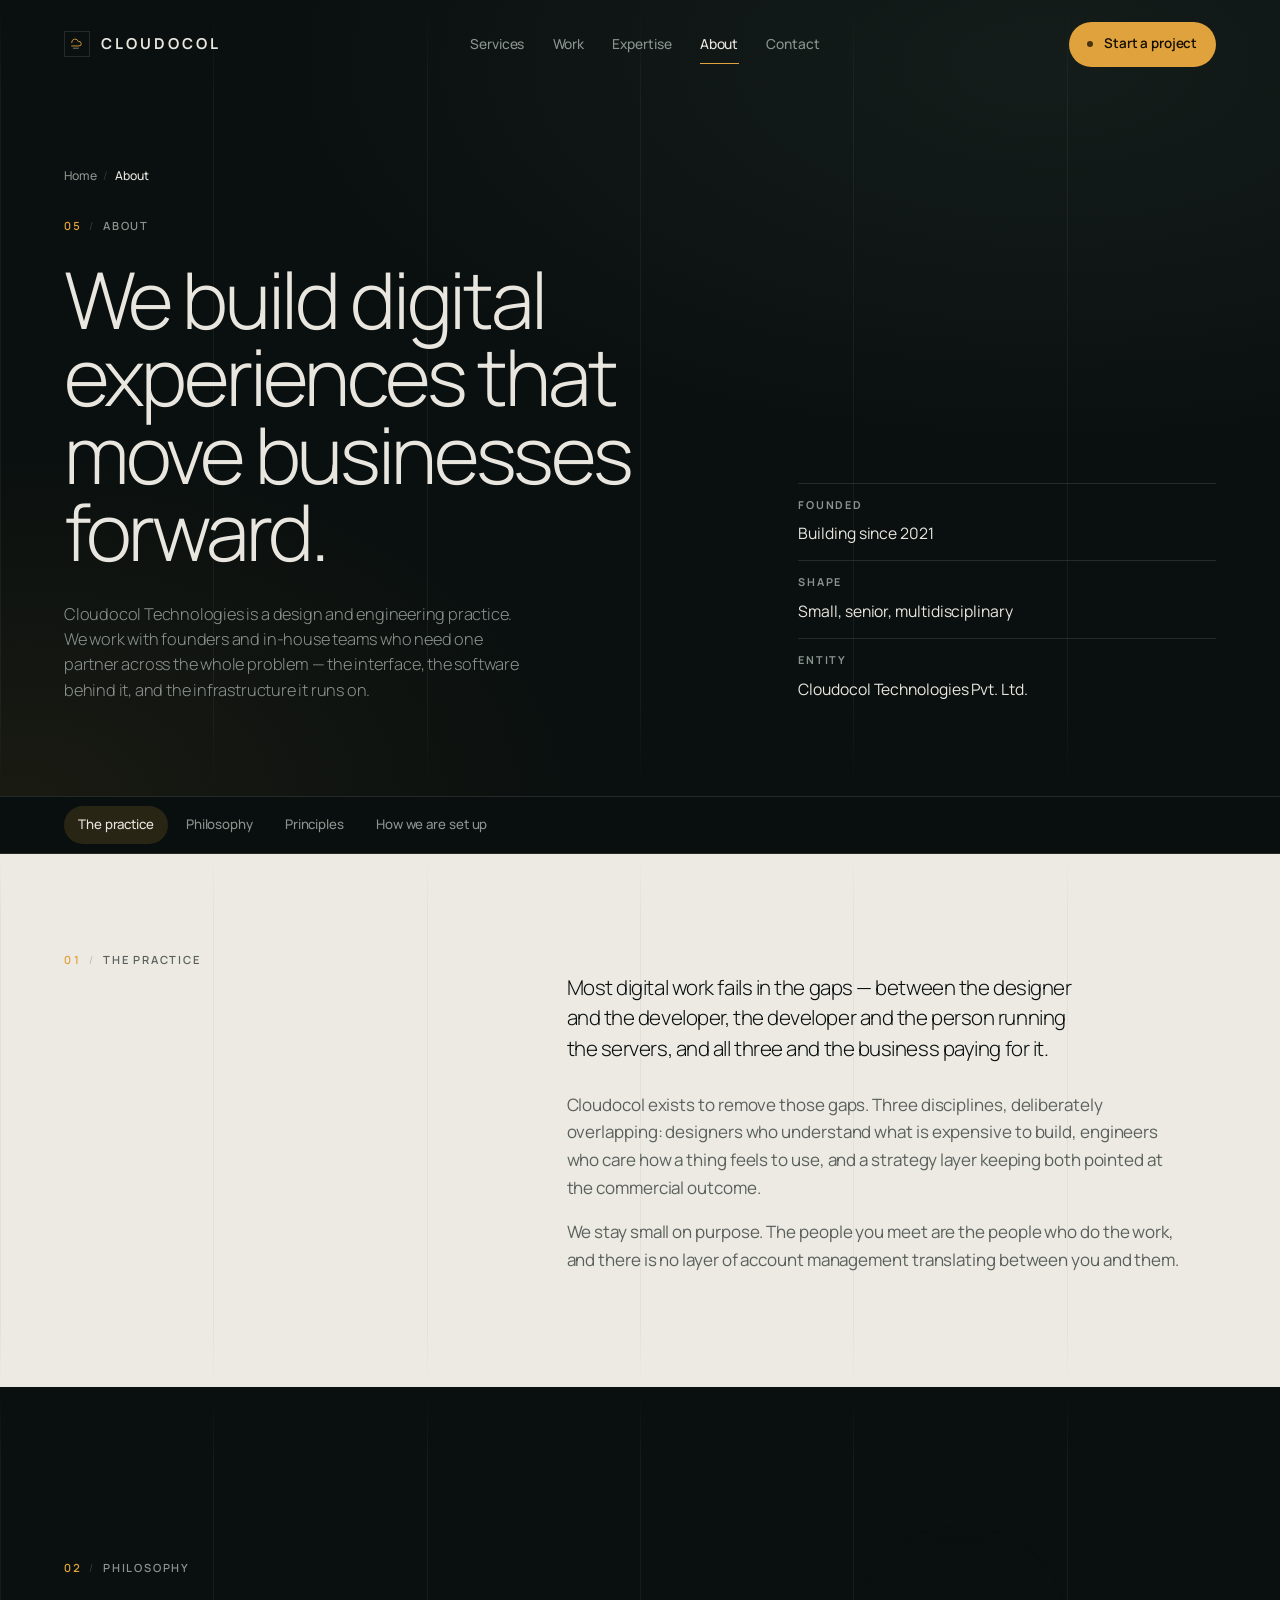
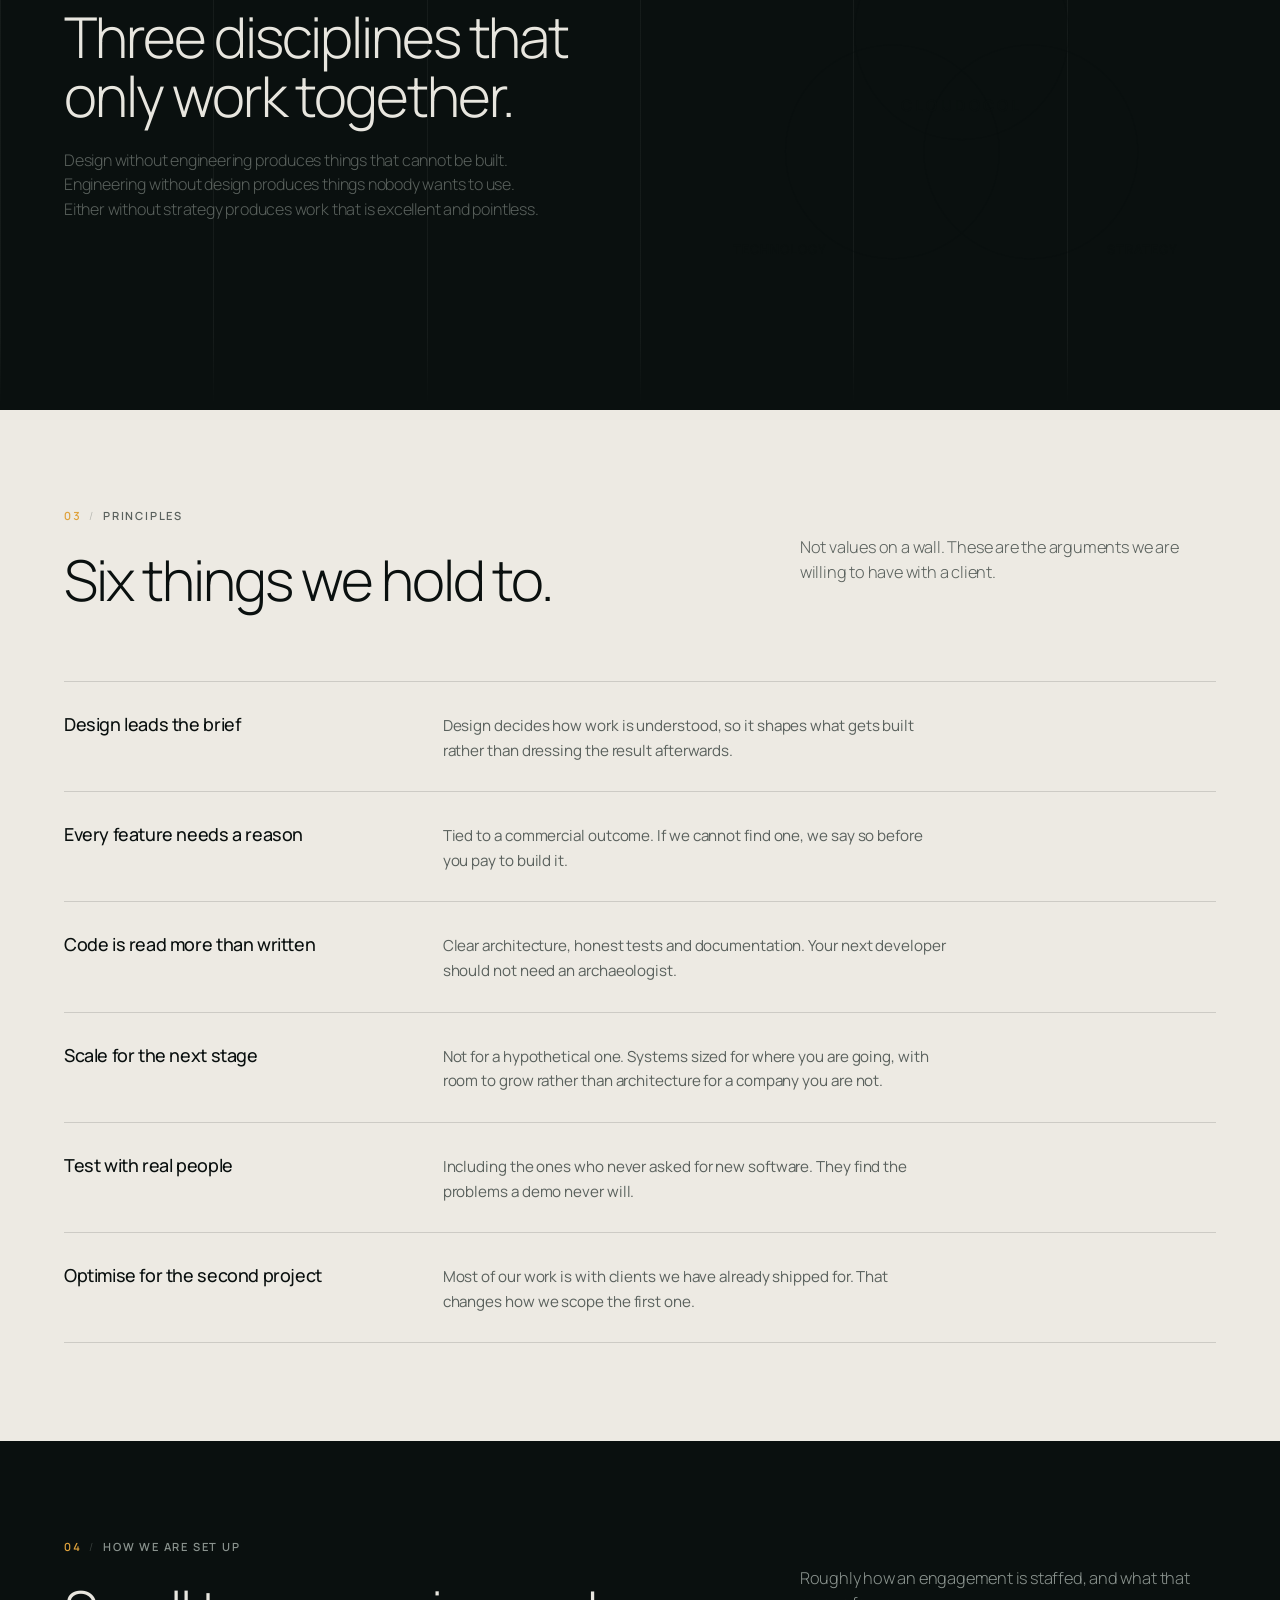
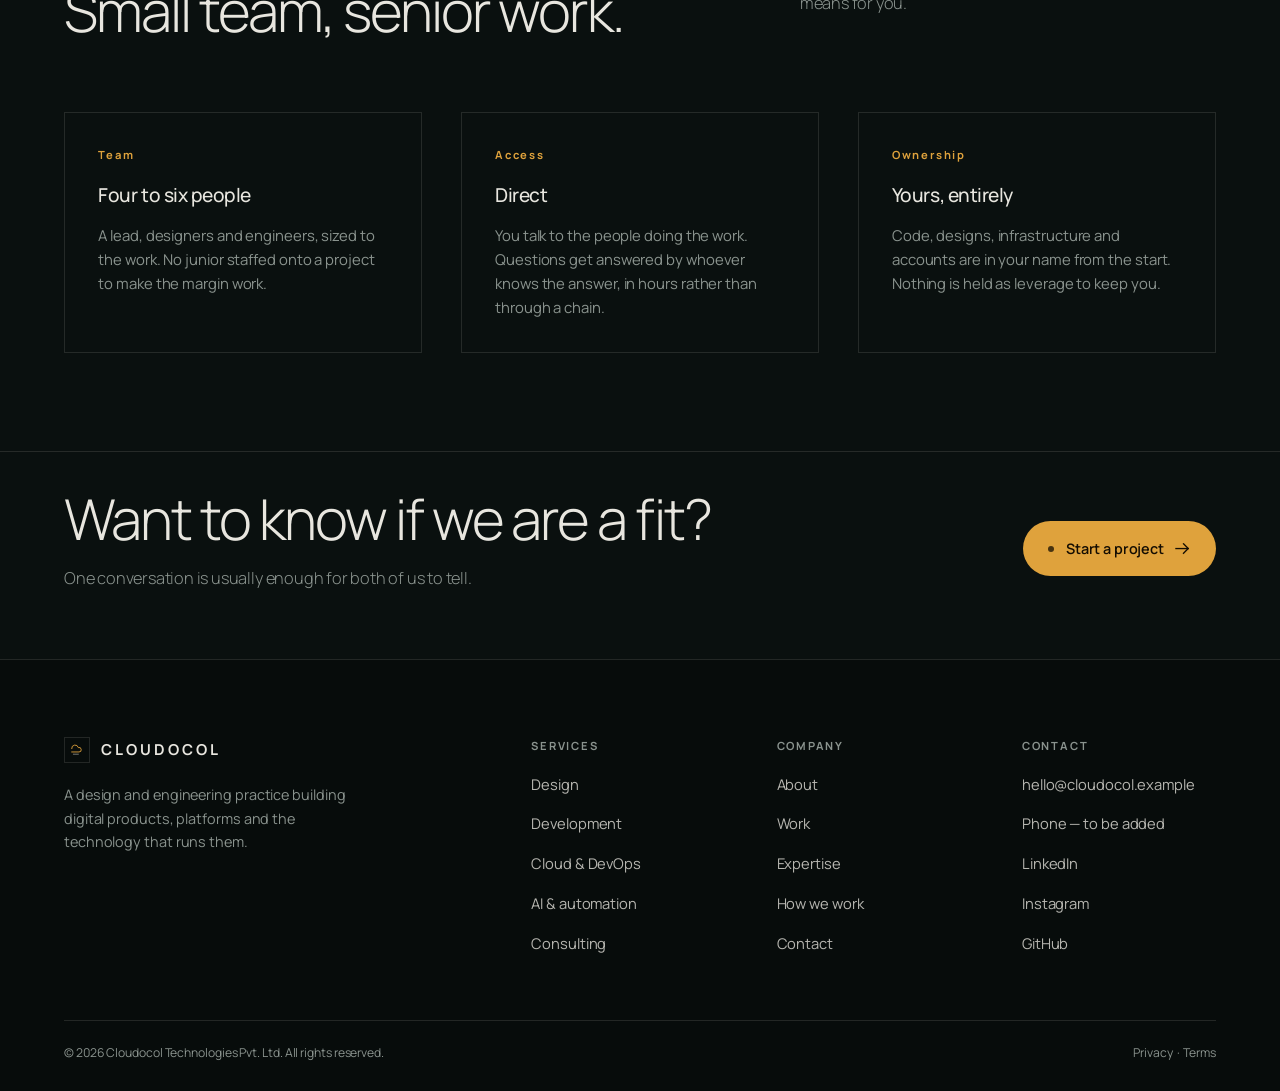
<file: about.html>
<!DOCTYPE html>
<html lang="en" data-theme="dark">
<head>
<meta charset="utf-8" />
<meta name="viewport" content="width=device-width, initial-scale=1, viewport-fit=cover" />
<title>About — Cloudocol</title>
<meta name="description" content="Cloudocol Technologies Pvt. Ltd. is a design and engineering practice building digital products and the technology behind them." />
<meta property="og:title" content="About — Cloudocol" />
<meta property="og:description" content="Cloudocol Technologies Pvt. Ltd. is a design and engineering practice building digital products and the technology behind them." />
<meta property="og:type" content="website" />
<meta name="twitter:card" content="summary_large_image" />
<meta name="theme-color" content="#0A100F" />
<link rel="preconnect" href="https://fonts.googleapis.com">
<link rel="preconnect" href="https://fonts.gstatic.com" crossorigin>
<link href="https://fonts.googleapis.com/css2?family=Manrope:wght@200;300;400;500;600;700;800&display=swap" rel="stylesheet">
<link rel="stylesheet" href="assets/css/styles.css" />
<noscript><style>
  /* content must never depend on JavaScript to become visible */
  [data-reveal],[data-proj],[data-why],[data-fig]{ opacity:1 !important; transform:none !important; }
  .mask > span{ transform:none !important; }
  .proj-media{ clip-path:none !important; }
  .proc-step{ opacity:1 !important; }
  .cursor,.progress{ display:none !important; }
</style></noscript>
</head>
<body data-page="about">

<a class="skip-link" href="#main">Skip to content</a>
<div class="cursor" id="cursor" aria-hidden="true"></div>

<header class="nav" id="nav">
  <span class="progress" id="progress" aria-hidden="true"></span>
  <div class="wrap nav-in">
    <a class="logo" href="index.html" aria-label="Cloudocol — home">
      <!-- LOGO SLOT: replace the inline <svg> below with the supplied Cloudocol mark -->
      <span class="logo-mark">
        <svg viewBox="0 0 24 24" fill="none" aria-hidden="true">
          <path d="M3 16h13a4 4 0 1 0-1.2-7.8A6 6 0 0 0 3 10" stroke="#DFA23C" stroke-width="1.6" stroke-linecap="round"/>
          <path d="M6 20h9" stroke="#E8E6DF" stroke-width="1.6" stroke-linecap="round" opacity=".55"/>
        </svg>
      </span>
      <span class="logo-word">Cloudocol</span>
    </a>

    <nav class="nav-links" id="navLinks" aria-label="Primary">
      
      <a class="nav-link" href="services.html">Services</a>
      <a class="nav-link" href="work.html">Work</a>
      <a class="nav-link" href="expertise.html">Expertise</a>
      <a class="nav-link is-active" href="about.html" aria-current="page">About</a>
      <a class="nav-link" href="contact.html">Contact</a>
      <span class="nav-ind" id="navInd" aria-hidden="true"></span>
    </nav>

    <div class="nav-right">
      <a class="btn btn--solid magnetic" href="contact.html"><span class="btn-in"><span class="dot"></span>Start a project</span></a>
      <button class="burger" id="burger" aria-label="Open menu" aria-expanded="false" aria-controls="menu">
        <span></span><span></span><span></span>
      </button>
    </div>
  </div>
</header>

<div class="menu" id="menu">
  <nav aria-label="Mobile">
      <a class="menu-link" href="services.html">Services</a>
      <a class="menu-link" href="work.html">Work</a>
      <a class="menu-link" href="expertise.html">Expertise</a>
      <a class="menu-link" href="about.html">About</a>
      <a class="menu-link" href="contact.html">Contact</a>
  </nav>
  <div class="menu-foot">
    <span>Cloudocol Technologies Pvt. Ltd.</span>
    <span>hello@cloudocol.example</span>
  </div>
</div>

<main id="main">
<section class="pagehero ruled">
  <div class="wrap">
    <nav class="crumbs" aria-label="Breadcrumb"><a href="index.html">Home</a><span class="sep">/</span><span aria-current="page">About</span></nav>
    <div class="pagehero-grid">
      <div>
        <div class="label" style="margin-bottom:clamp(18px,2vw,28px)"><span class="num">05</span><span class="slash">/</span>About</div>
        <h1 class="display" data-reveal>We build digital experiences that move businesses forward.</h1>
        <p class="lede" data-reveal style="--d:.08s">Cloudocol Technologies is a design and engineering practice. We work with founders and in-house teams who need one partner across the whole problem — the interface, the software behind it, and the infrastructure it runs on.</p>
      </div>
      <dl class="pagehero-facts" data-reveal style="--d:.12s"><div class="fact"><dt>Founded</dt><dd>Building since 2021</dd></div><div class="fact"><dt>Shape</dt><dd>Small, senior, multidisciplinary</dd></div><div class="fact"><dt>Entity</dt><dd>Cloudocol Technologies Pvt. Ltd.</dd></div></dl>
    </div>
  </div>
</section><div class="subnav">
  <div class="wrap subnav-in"><a href="#story">The practice</a><a href="#philosophy">Philosophy</a><a href="#principles">Principles</a><a href="#setup">How we are set up</a></div>
</div>
<section class="section panel-paper ruled" id="story">
  <div class="wrap split">
    <div>
      <div class="label"><span class="num">01</span><span class="slash">/</span>The practice</div>
    </div>
    <div>
      <p data-reveal style="font-size:clamp(1.1rem,1.6vw,1.4rem);font-weight:300;letter-spacing:-.022em;line-height:1.5;max-width:44ch">
        Most digital work fails in the gaps — between the designer and the developer, the developer and
        the person running the servers, and all three and the business paying for it.
      </p>
      <p class="body-mute" data-reveal style="--d:.08s;margin-top:1.6em">
        Cloudocol exists to remove those gaps. Three disciplines, deliberately overlapping: designers who
        understand what is expensive to build, engineers who care how a thing feels to use, and a strategy
        layer keeping both pointed at the commercial outcome.
      </p>
      <p class="body-mute" data-reveal style="--d:.12s">
        We stay small on purpose. The people you meet are the people who do the work, and there is no
        layer of account management translating between you and them.
      </p>
    </div>
  </div>
</section>

<section class="section panel-ink ruled" id="philosophy">
  <div class="wrap about-grid">
    <div class="about-copy">
      <div class="label" style="margin-bottom:clamp(20px,2.4vw,34px)"><span class="num">02</span><span class="slash">/</span>Philosophy</div>
      <h2 class="h2" data-reveal>Three disciplines that only work together.</h2>
      <p class="lede" data-reveal style="--d:.08s;margin-top:1.4em">
        Design without engineering produces things that cannot be built. Engineering without design
        produces things nobody wants to use. Either without strategy produces work that is excellent
        and pointless.
      </p>
    </div>
    <figure class="about-fig" data-fig style="margin:0">
      <svg class="vn" viewBox="0 0 500 420" role="img" aria-label="Design, technology and strategy overlapping at Cloudocol">
        <circle cx="250" cy="145" r="105"/>
        <circle cx="182" cy="262" r="105"/>
        <circle cx="318" cy="262" r="105"/>
        <text class="lb" x="250" y="58" text-anchor="middle" fill="#E8E6DF">Design</text>
        <text class="lb" x="72" y="362" text-anchor="middle" fill="#E8E6DF">Technology</text>
        <text class="lb" x="428" y="362" text-anchor="middle" fill="#E8E6DF">Strategy</text>
        <text class="ctr" x="250" y="222" text-anchor="middle" fill="#DFA23C">CLOUDOCOL</text>
      </svg>
    </figure>
  </div>
</section>

<section class="section panel-paper" id="principles">
  <div class="wrap">
    <div class="sec-head">
      <div>
        <div class="label"><span class="num">03</span><span class="slash">/</span>Principles</div>
        <h2 class="h2" data-reveal>Six things we hold to.</h2>
      </div>
      <p class="lede" data-reveal style="--d:.08s">Not values on a wall. These are the arguments we are willing to have with a client.</p>
    </div>
    <dl class="deflist" data-reveal>
      <div class="defrow"><dt>Design leads the brief</dt><dd>Design decides how work is understood, so it shapes what gets built rather than dressing the result afterwards.</dd></div>
      <div class="defrow"><dt>Every feature needs a reason</dt><dd>Tied to a commercial outcome. If we cannot find one, we say so before you pay to build it.</dd></div>
      <div class="defrow"><dt>Code is read more than written</dt><dd>Clear architecture, honest tests and documentation. Your next developer should not need an archaeologist.</dd></div>
      <div class="defrow"><dt>Scale for the next stage</dt><dd>Not for a hypothetical one. Systems sized for where you are going, with room to grow rather than architecture for a company you are not.</dd></div>
      <div class="defrow"><dt>Test with real people</dt><dd>Including the ones who never asked for new software. They find the problems a demo never will.</dd></div>
      <div class="defrow"><dt>Optimise for the second project</dt><dd>Most of our work is with clients we have already shipped for. That changes how we scope the first one.</dd></div>
    </dl>
  </div>
</section>

<section class="section panel-ink" id="setup">
  <div class="wrap">
    <div class="sec-head">
      <div>
        <div class="label"><span class="num">04</span><span class="slash">/</span>How we are set up</div>
        <h2 class="h2" data-reveal>Small team, senior work.</h2>
      </div>
      <p class="lede" data-reveal style="--d:.08s">Roughly how an engagement is staffed, and what that means for you.</p>
    </div>
    <div class="cols cols--3">
      <div class="block" data-reveal><span class="bnum">Team</span><h3>Four to six people</h3><p>A lead, designers and engineers, sized to the work. No junior staffed onto a project to make the margin work.</p></div>
      <div class="block" data-reveal style="--d:.08s"><span class="bnum">Access</span><h3>Direct</h3><p>You talk to the people doing the work. Questions get answered by whoever knows the answer, in hours rather than through a chain.</p></div>
      <div class="block" data-reveal style="--d:.16s"><span class="bnum">Ownership</span><h3>Yours, entirely</h3><p>Code, designs, infrastructure and accounts are in your name from the start. Nothing is held as leverage to keep you.</p></div>
    </div>
  </div>
</section>
<section class="section section--tight panel-ink band">
  <div class="wrap band-in">
    <div>
      <h2 class="h2" data-reveal>Want to know if we are a fit?</h2>
      <p class="lede" data-reveal style="--d:.08s;margin-top:1.1em">One conversation is usually enough for both of us to tell.</p>
    </div>
    <a class="btn btn--solid magnetic" href="contact.html" data-reveal style="--d:.14s"><span class="btn-in"><span class="dot"></span>Start a project <svg class="arrow" viewBox="0 0 16 16" aria-hidden="true"><line x1="1" y1="8" x2="14" y2="8"/><polyline points="9,3 14,8 9,13"/></svg></span></a>
  </div>
</section>
</main>

<footer class="footer">
  <div class="wrap">
    <div class="foot-grid">
      <div class="foot-about">
        <a class="logo" href="index.html" aria-label="Cloudocol — home">
          <span class="logo-mark">
            <svg viewBox="0 0 24 24" fill="none" aria-hidden="true">
          <path d="M3 16h13a4 4 0 1 0-1.2-7.8A6 6 0 0 0 3 10" stroke="#DFA23C" stroke-width="1.6" stroke-linecap="round"/>
          <path d="M6 20h9" stroke="#E8E6DF" stroke-width="1.6" stroke-linecap="round" opacity=".55"/>
        </svg>
          </span>
          <span class="logo-word">Cloudocol</span>
        </a>
        <p>A design and engineering practice building digital products, platforms and the technology that runs them.</p>
      </div>

      <div class="foot-col">
        <h4>Services</h4>
        <ul>
          <li><a href="services.html#design">Design</a></li>
          <li><a href="services.html#development">Development</a></li>
          <li><a href="services.html#technology">Cloud &amp; DevOps</a></li>
          <li><a href="services.html#technology">AI &amp; automation</a></li>
          <li><a href="services.html#technology">Consulting</a></li>
        </ul>
      </div>

      <div class="foot-col">
        <h4>Company</h4>
        <ul>
          <li><a href="about.html">About</a></li>
          <li><a href="work.html">Work</a></li>
          <li><a href="expertise.html">Expertise</a></li>
          <li><a href="process.html">How we work</a></li>
          <li><a href="contact.html">Contact</a></li>
        </ul>
      </div>

      <!-- Contact details use the reserved .example domain as placeholders — swap in real ones -->
      <div class="foot-col">
        <h4>Contact</h4>
        <ul>
          <li><a href="mailto:hello@cloudocol.example">hello@cloudocol.example</a></li>
          <li><a href="contact.html">Phone — to be added</a></li>
          <li><a href="contact.html">LinkedIn</a></li>
          <li><a href="contact.html">Instagram</a></li>
          <li><a href="contact.html">GitHub</a></li>
        </ul>
      </div>
    </div>

    <div class="foot-bar">
      <span>© <span id="yr">2026</span> Cloudocol Technologies Pvt. Ltd. All rights reserved.</span>
      <span><a href="privacy.html">Privacy</a> &nbsp;·&nbsp; <a href="terms.html">Terms</a></span>
    </div>
  </div>
</footer>

<button class="totop" id="toTop" aria-label="Back to top">
  <svg width="15" height="15" viewBox="0 0 16 16" aria-hidden="true" fill="none" stroke="currentColor" stroke-width="1.4">
    <line x1="8" y1="14" x2="8" y2="2"/><polyline points="3,7 8,2 13,7"/>
  </svg>
</button>

<script src="assets/js/main.js" defer></script>
</body>
</html>
</file>
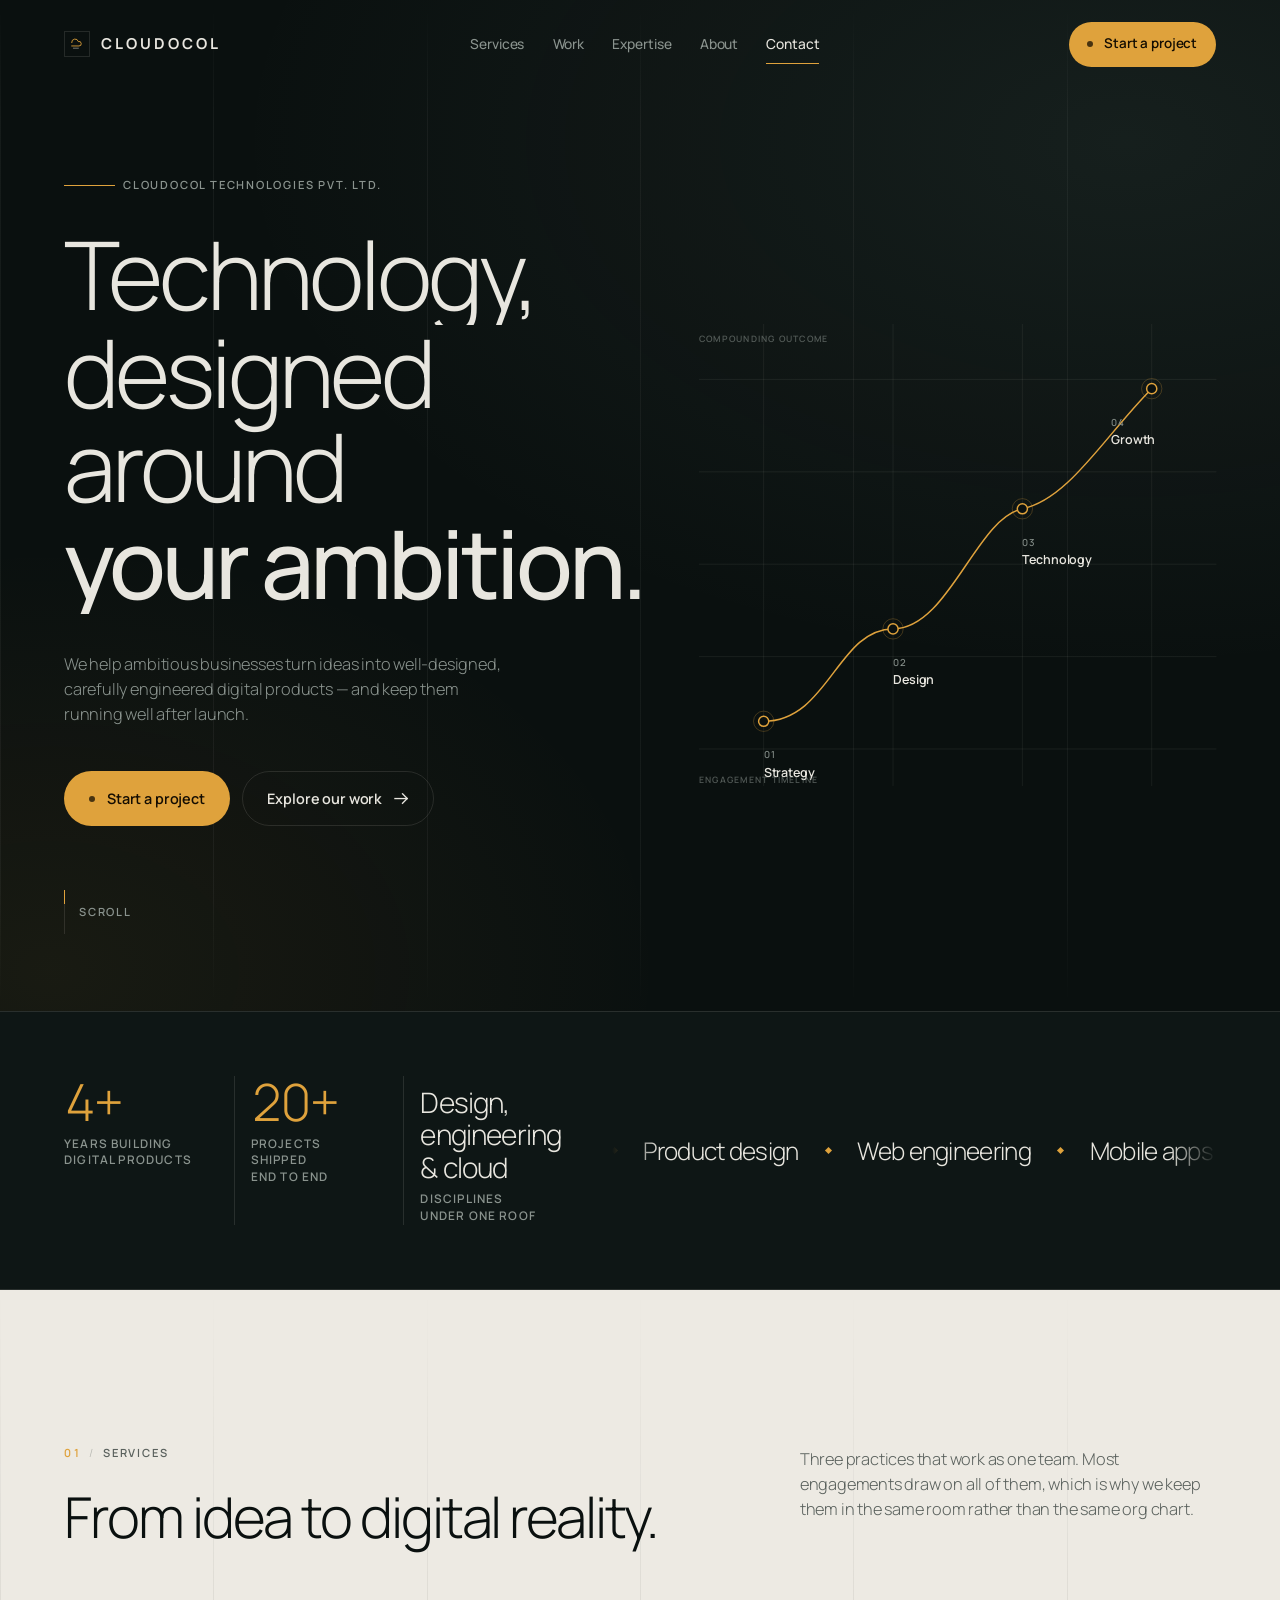
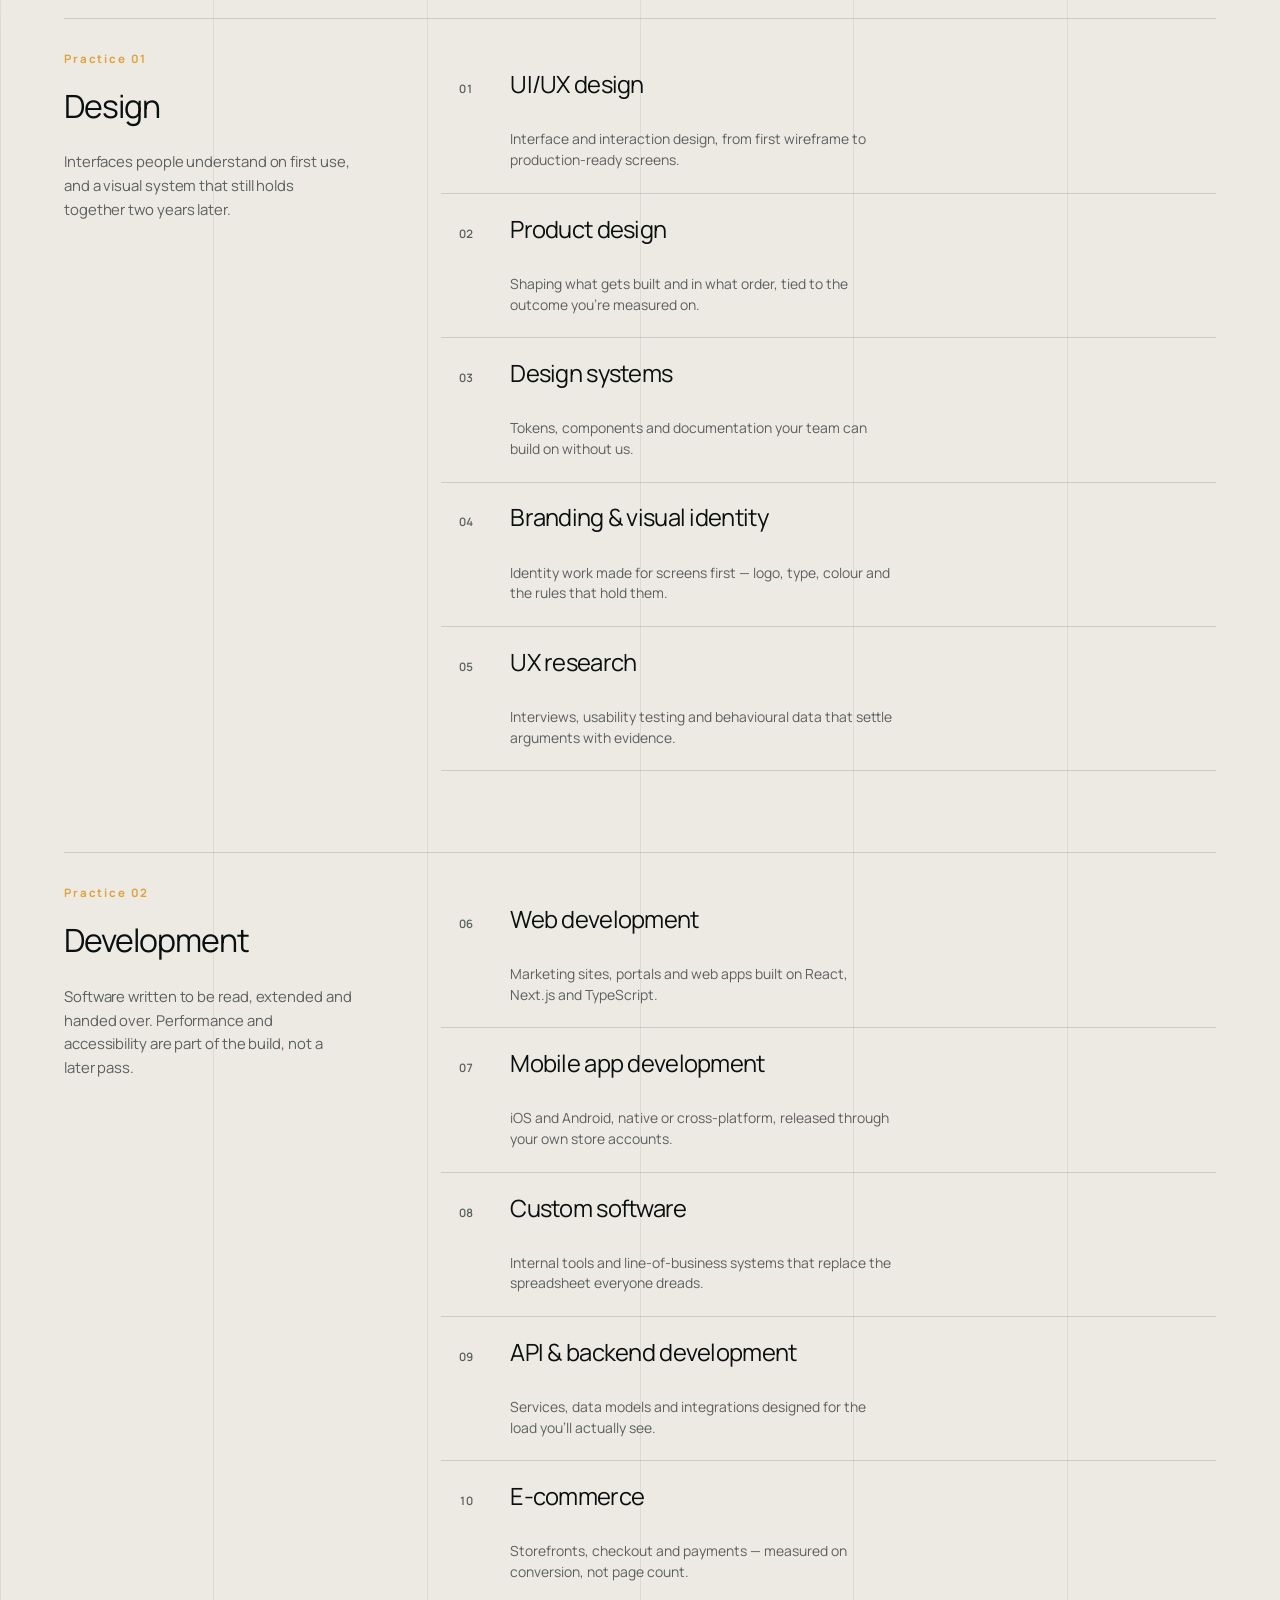
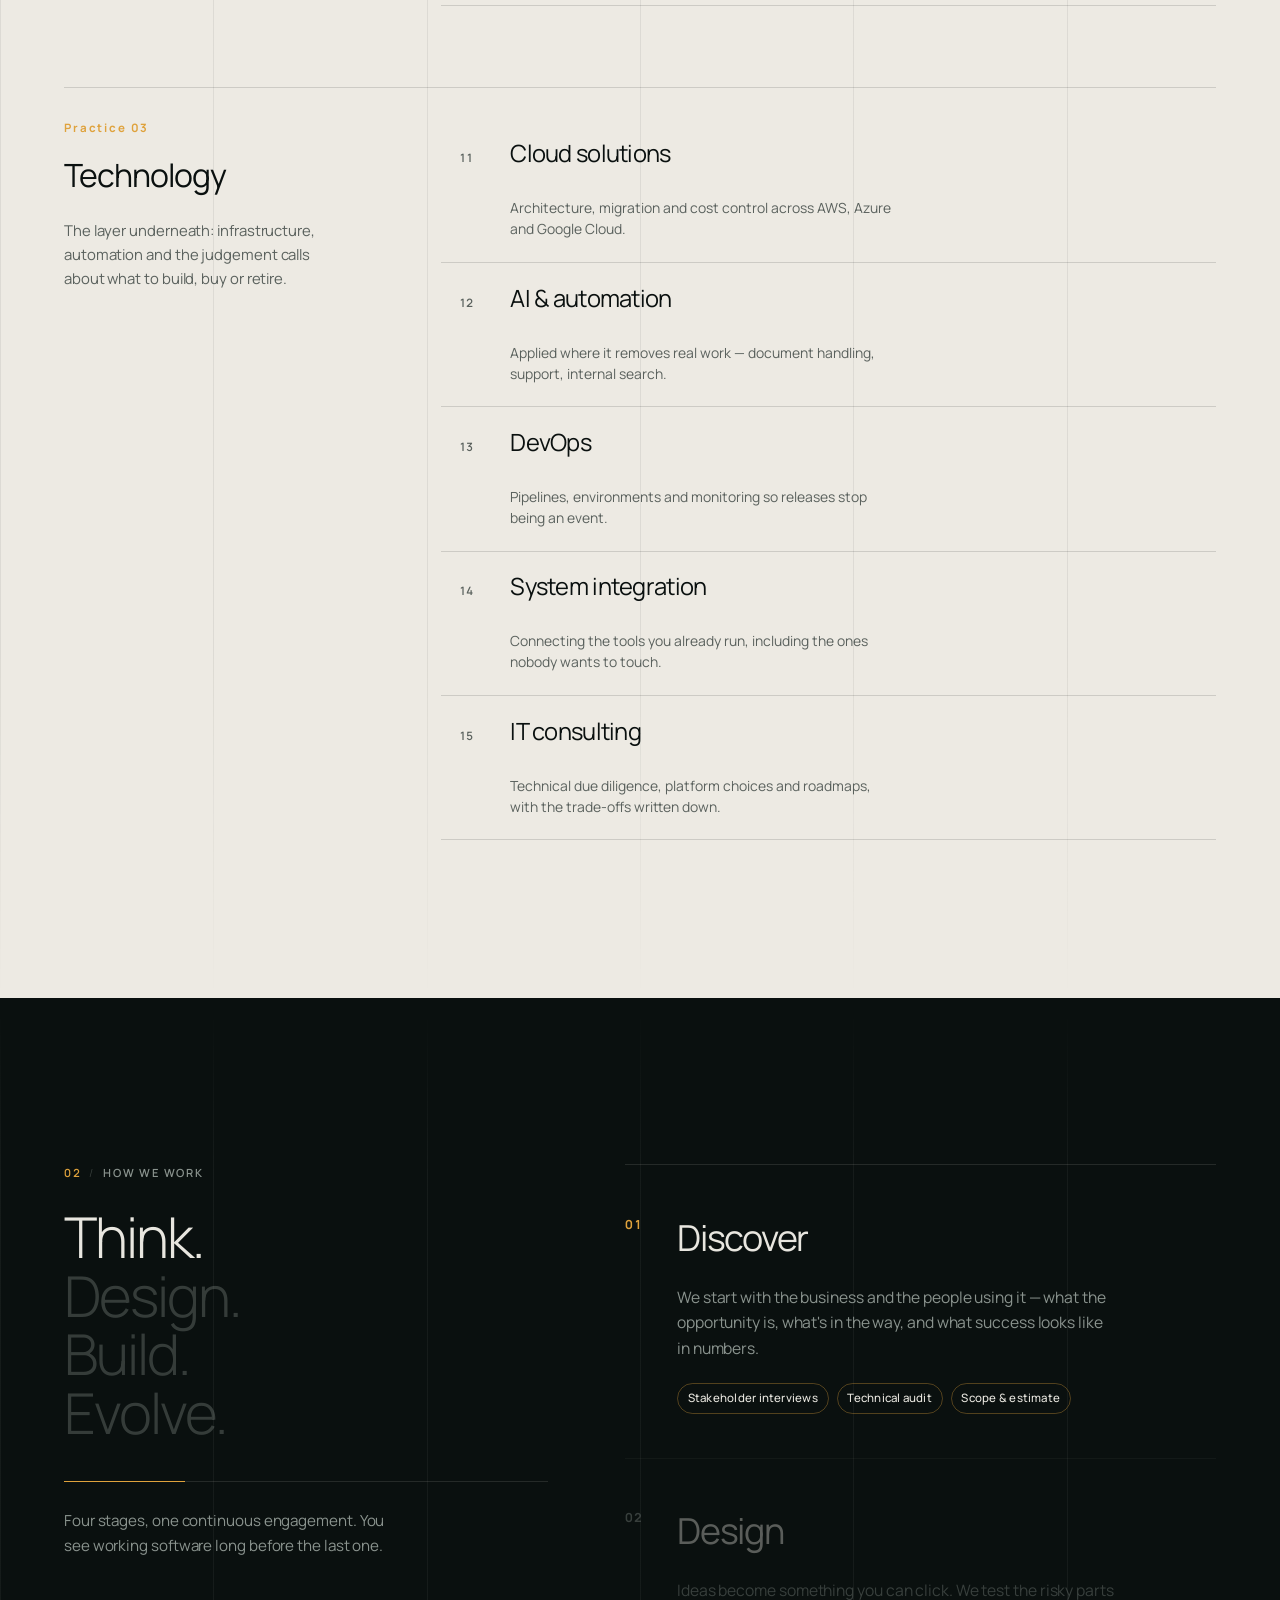
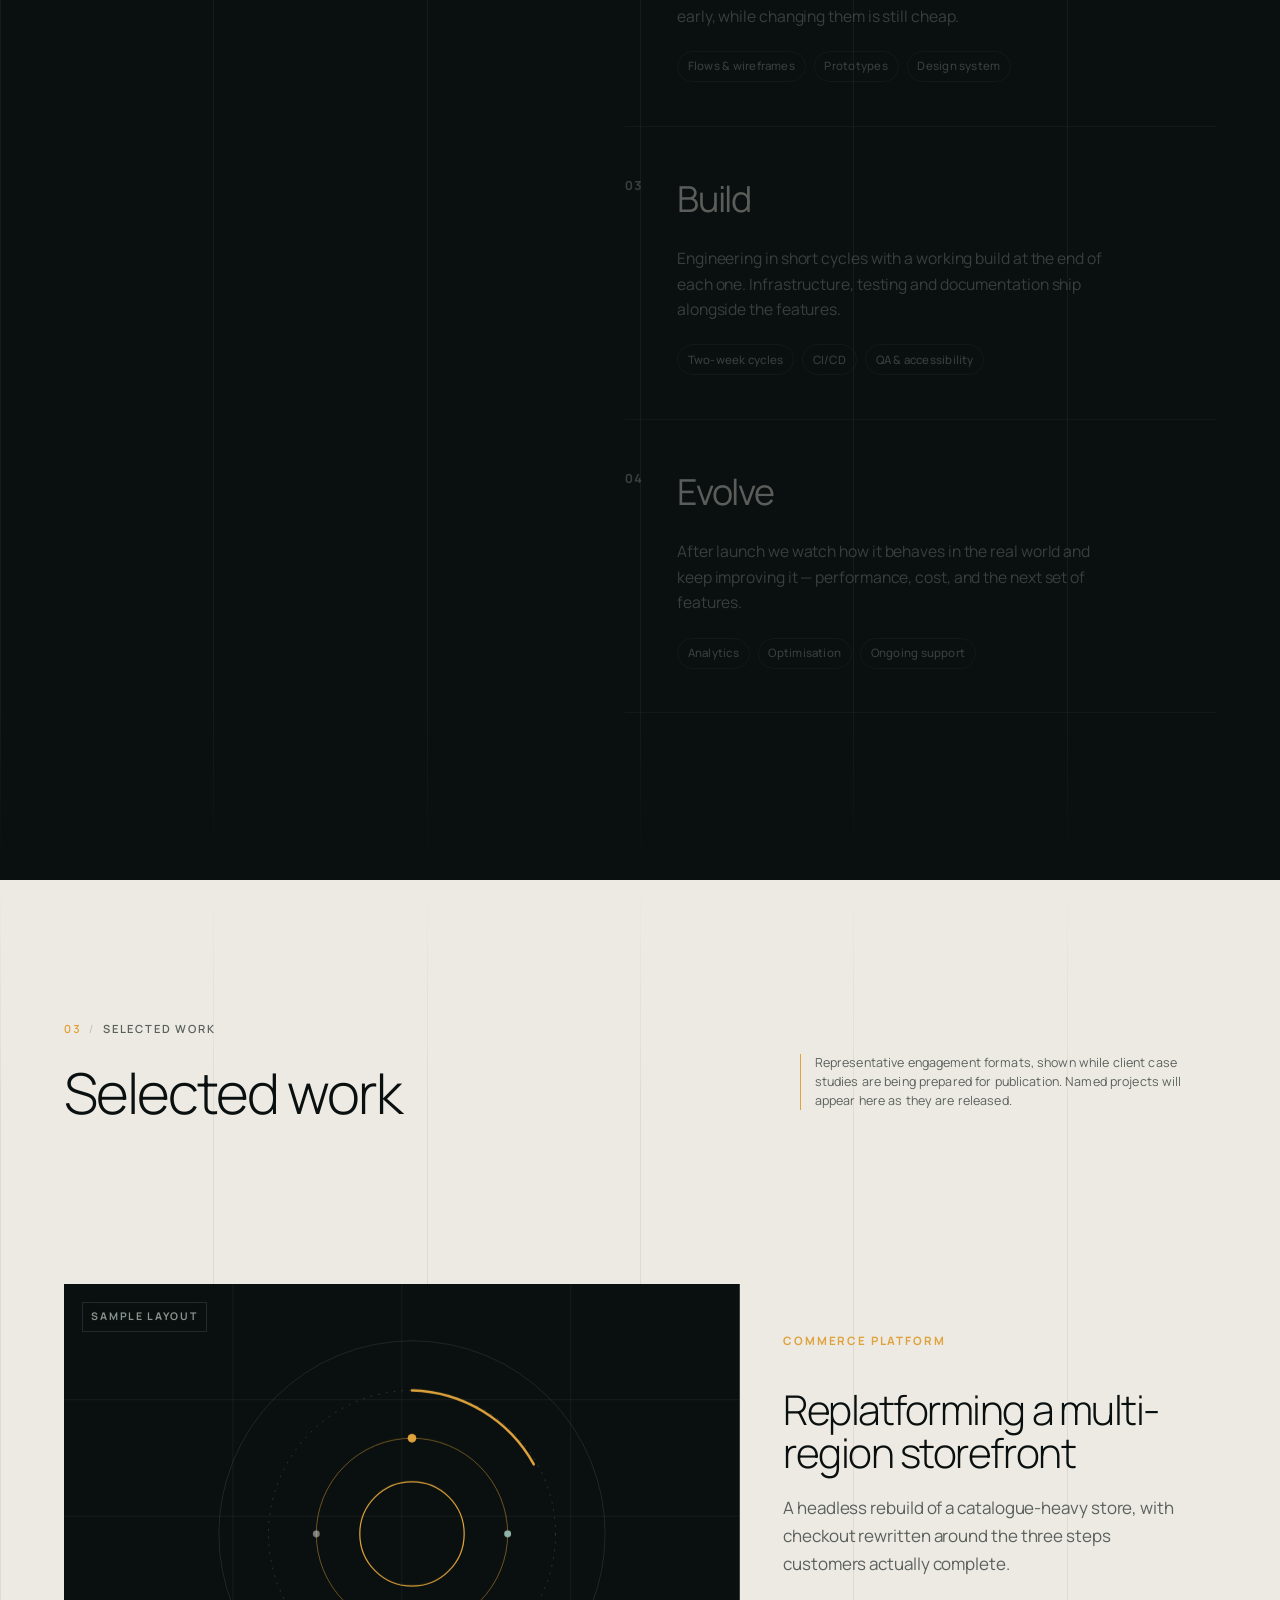
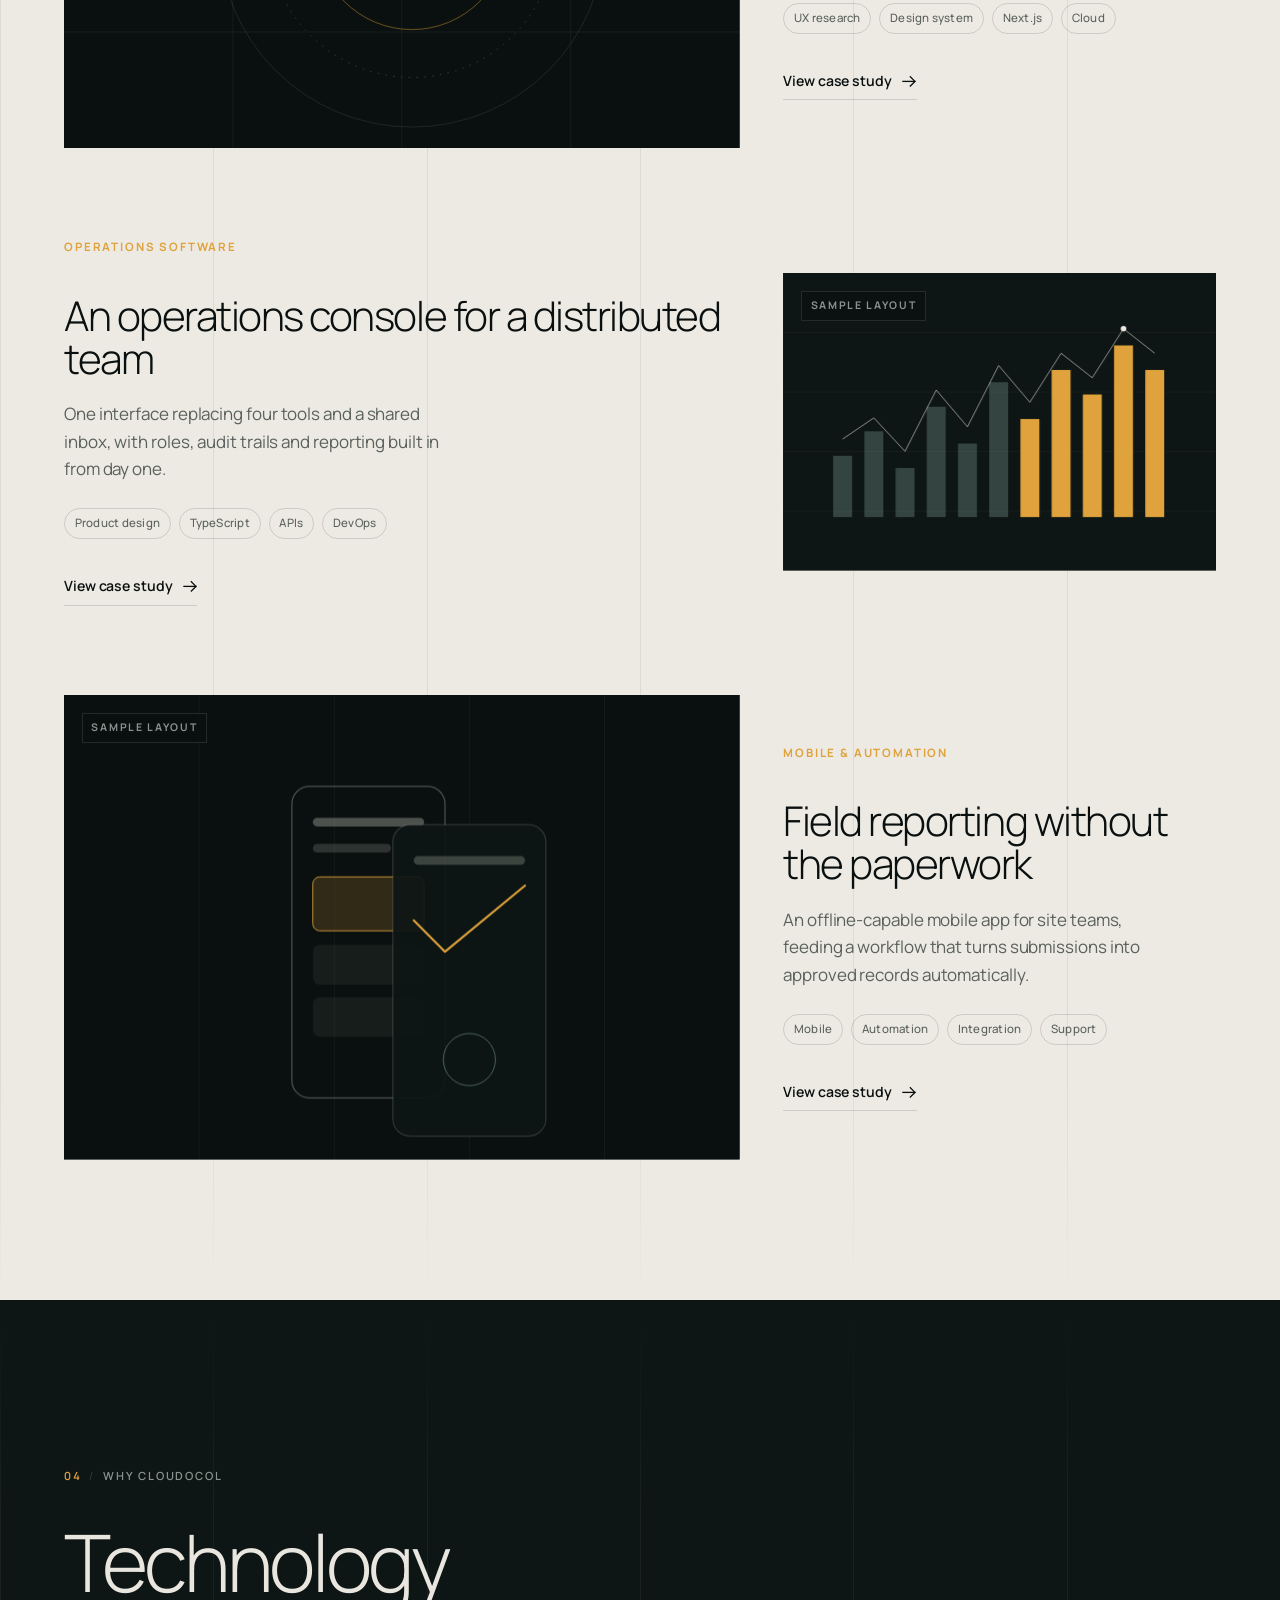
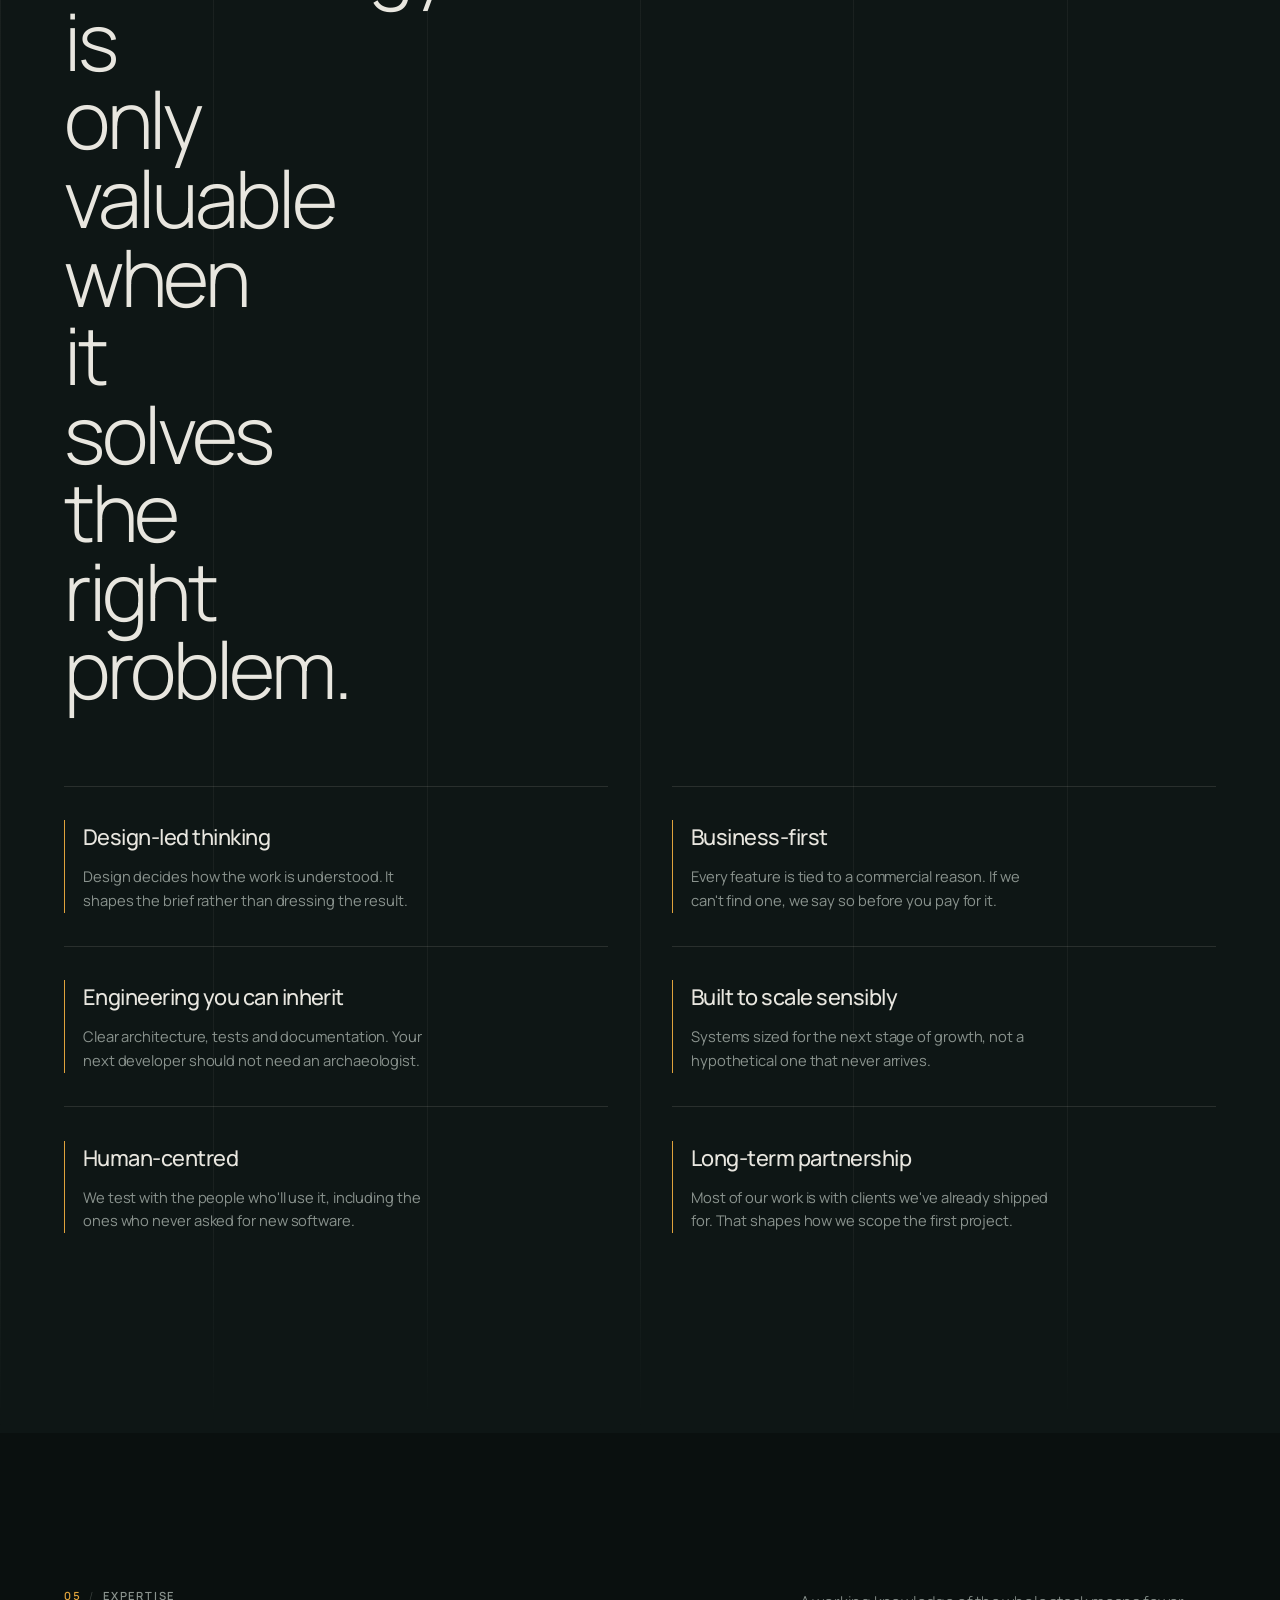
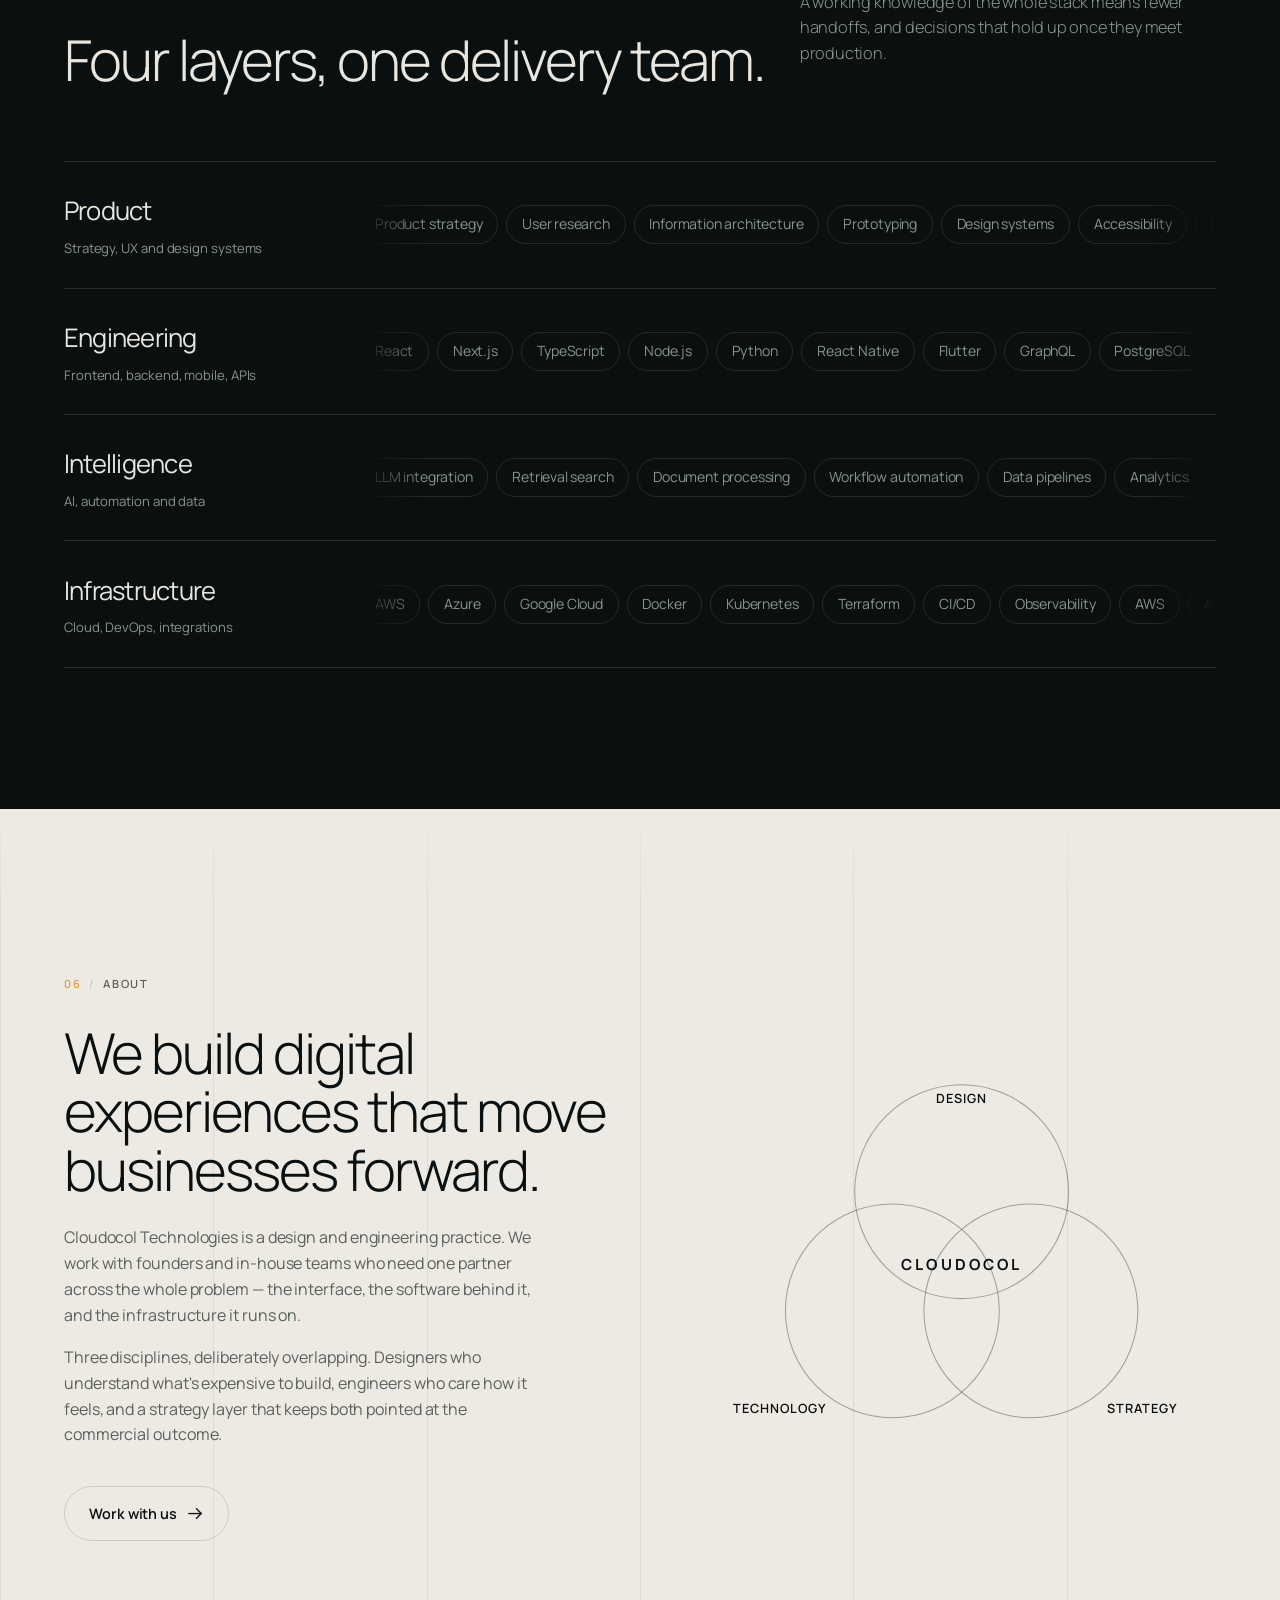
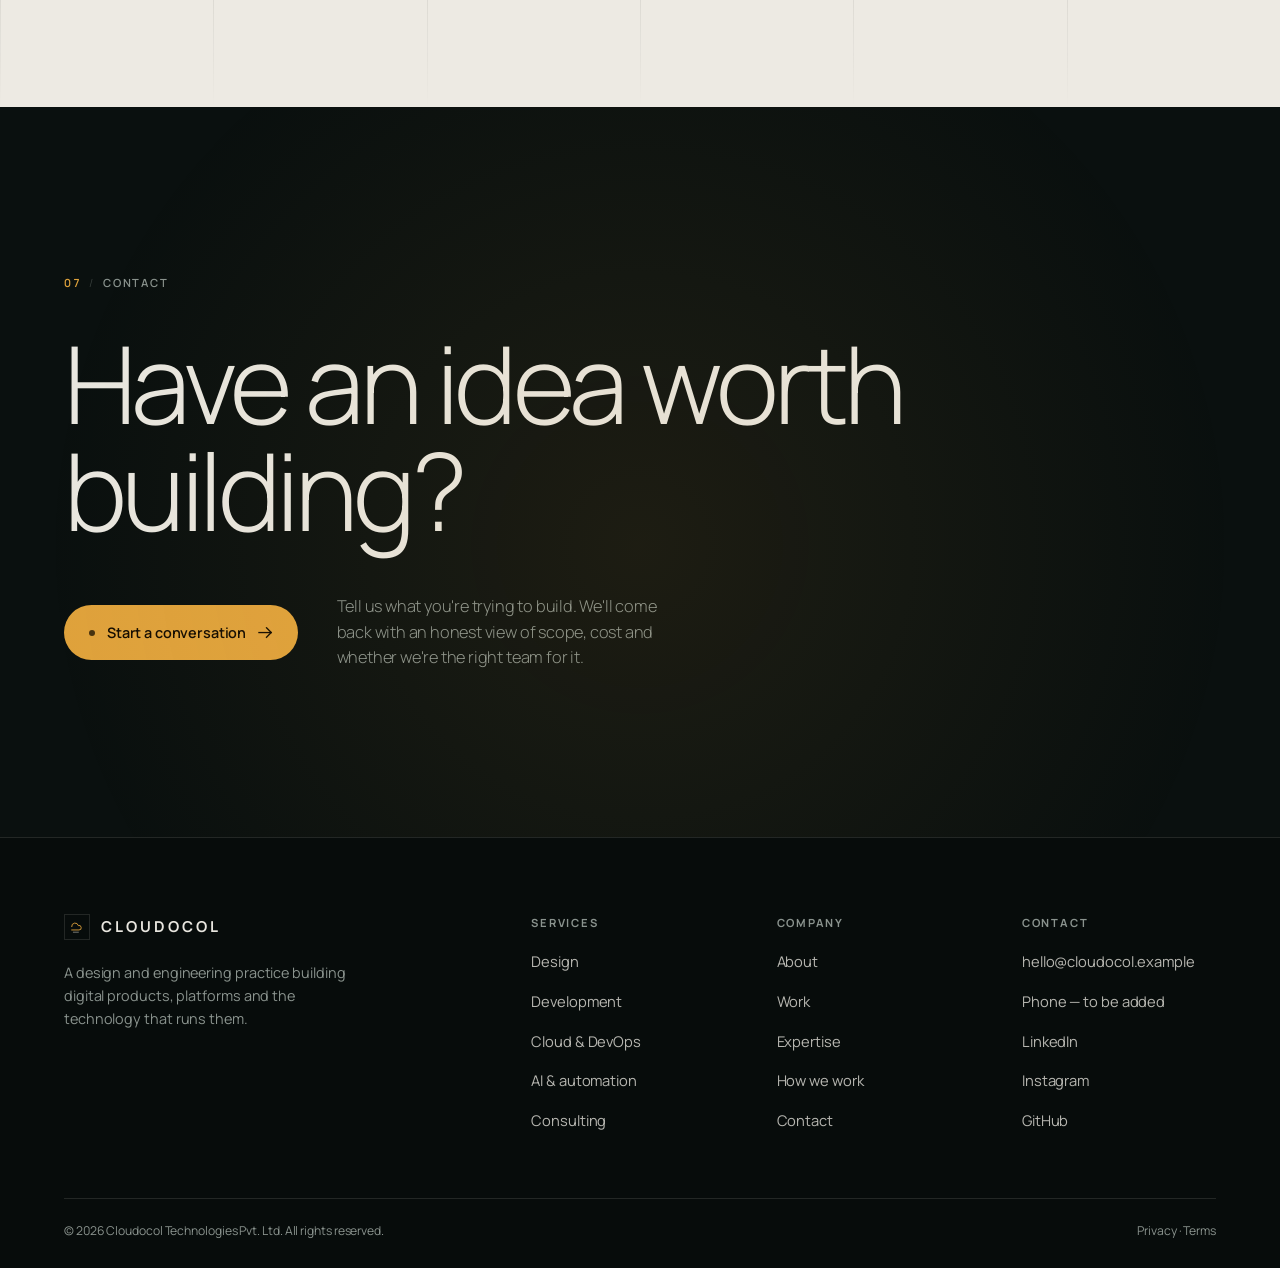
<file: cloudocol.html>
<!DOCTYPE html>
<html lang="en" data-theme="dark">
<head>
<meta charset="utf-8" />
<meta name="viewport" content="width=device-width, initial-scale=1, viewport-fit=cover" />
<title>Cloudocol — Technology, designed around your ambition</title>
<meta name="description" content="Cloudocol Technologies Pvt. Ltd. — design, engineering and cloud technology for ambitious businesses." />
<link rel="preconnect" href="https://fonts.googleapis.com">
<link rel="preconnect" href="https://fonts.gstatic.com" crossorigin>
<link href="https://fonts.googleapis.com/css2?family=Manrope:wght@200;300;400;500;600;700;800&display=swap" rel="stylesheet">
<style>
/* ============================================================
   CLOUDOCOL — design tokens
   ============================================================ */
:root{
  --ink:        #0A100F;
  --ink-2:      #0E1615;
  --ink-3:      #141D1B;
  --paper:      #EDEAE3;
  --paper-2:    #E4E0D7;
  --accent:     #DFA23C;
  --accent-dim: #A8762A;
  --moss:       #8FB3A8;

  --on-ink:      #E8E6DF;
  --on-ink-mute: #8A938E;
  --on-paper:      #0A100F;
  --on-paper-mute: #5A615D;

  --rule-dark:  rgba(232,230,223,.12);
  --rule-light: rgba(10,16,15,.14);
  --hair-dark:  rgba(232,230,223,.055);
  --hair-light: rgba(10,16,15,.07);

  --gut: clamp(20px, 5vw, 80px);
  --maxw: 1560px;
  --ease: cubic-bezier(.22,.61,.36,1);
  --ease-out: cubic-bezier(.16,1,.3,1);

  color-scheme: dark;
}
:root:not([data-theme="light"]){ color-scheme: dark; }

*,*::before,*::after{ box-sizing:border-box; }
html{ -webkit-text-size-adjust:100%; scroll-behavior:smooth; }
@media (prefers-reduced-motion: reduce){ html{ scroll-behavior:auto; } }

body{
  margin:0;
  background:var(--ink);
  color:var(--on-ink);
  font-family:"Manrope", ui-sans-serif, "Helvetica Neue", Helvetica, Arial, system-ui, sans-serif;
  font-weight:400;
  font-size:clamp(15px,.52vw + 13.4px,17px);
  line-height:1.62;
  letter-spacing:-.005em;
  -webkit-font-smoothing:antialiased;
  text-rendering:optimizeLegibility;
  overflow-x:hidden;
}
img,svg{ max-width:100%; display:block; }
a{ color:inherit; text-decoration:none; }
button{ font:inherit; color:inherit; background:none; border:0; cursor:pointer; }
::selection{ background:var(--accent); color:var(--ink); }

:focus-visible{
  outline:2px solid var(--accent);
  outline-offset:3px;
  border-radius:2px;
}

/* ---------- layout primitives ---------- */
.wrap{ width:100%; max-width:var(--maxw); margin-inline:auto; padding-inline:var(--gut); }
.section{ position:relative; padding-block:clamp(84px,11vw,180px); }
.section--tight{ padding-block:clamp(48px,5vw,72px); }
.section--tall{ padding-block:clamp(100px,13vw,220px); }

.panel-ink{ background:var(--ink); color:var(--on-ink); }
.panel-ink-2{ background:var(--ink-2); color:var(--on-ink); }
.panel-paper{ background:var(--paper); color:var(--on-paper); }

/* vertical hairline grid, used as the page's underlying "measure" */
.ruled::before{
  content:""; position:absolute; inset:0; pointer-events:none; z-index:0;
  background-image:repeating-linear-gradient(to right, var(--hair-dark) 0 1px, transparent 1px calc(100% / 6));
  background-size:100% 100%;
  mask-image:linear-gradient(to bottom, transparent, #000 12%, #000 88%, transparent);
}
.panel-paper.ruled::before{
  background-image:repeating-linear-gradient(to right, var(--hair-light) 0 1px, transparent 1px calc(100% / 6));
}
.ruled > *{ position:relative; z-index:1; }
@media (max-width:720px){ .ruled::before{ display:none; } }

/* ---------- type ---------- */
.display{
  font-weight:300;
  font-size:clamp(2.6rem,7.4vw,6.1rem);
  line-height:.99;
  letter-spacing:-.042em;
  margin:0;
}
.display em{ font-style:normal; font-weight:500; }
.h2{
  font-weight:300;
  font-size:clamp(2rem,4.4vw,3.9rem);
  line-height:1.04;
  letter-spacing:-.036em;
  margin:0;
}
.h3{
  font-weight:400;
  font-size:clamp(1.3rem,2vw,1.85rem);
  line-height:1.14;
  letter-spacing:-.028em;
  margin:0;
}
.lede{
  font-size:clamp(1.02rem,1.18vw,1.28rem);
  line-height:1.55;
  font-weight:300;
  letter-spacing:-.012em;
  color:var(--on-ink-mute);
  max-width:46ch;
}
.panel-paper .lede{ color:var(--on-paper-mute); }
.body-mute{ color:var(--on-ink-mute); max-width:62ch; }
.panel-paper .body-mute{ color:var(--on-paper-mute); }

.label{
  font-size:.7rem;
  font-weight:600;
  letter-spacing:.16em;
  text-transform:uppercase;
  color:var(--on-ink-mute);
  display:flex; align-items:center; gap:.7em;
}
.panel-paper .label{ color:var(--on-paper-mute); }
.label .num{ color:var(--accent); font-variant-numeric:tabular-nums; }
.label .slash{ opacity:.4; font-weight:300; }

/* ---------- section header ---------- */
.sec-head{
  display:grid; gap:clamp(20px,2.6vw,36px);
  grid-template-columns:minmax(0,1fr);
  align-items:end;
  margin-bottom:clamp(44px,5.6vw,88px);
}
@media (min-width:940px){
  .sec-head{ grid-template-columns:minmax(0,1.35fr) minmax(0,.8fr); }
  .sec-head .lede{ padding-bottom:.45em; }
}
.sec-head .label{ margin-bottom:clamp(18px,2vw,30px); }

/* ---------- buttons ---------- */
.btn{
  position:relative; display:inline-flex; align-items:center; gap:.85em;
  padding:1.04em 1.7em;
  font-size:.9rem; font-weight:600; letter-spacing:-.01em;
  border-radius:999px;
  border:1px solid transparent;
  transition:background .4s var(--ease), color .4s var(--ease), border-color .4s var(--ease), transform .5s var(--ease-out);
  will-change:transform;
}
.btn .btn-in{ display:inline-flex; align-items:center; gap:.8em; transition:transform .5s var(--ease-out); }
.btn--solid{ background:var(--accent); color:#140D02; }
.btn--solid:hover{ background:#F0B653; }
.btn--ghost{ border-color:var(--rule-dark); color:var(--on-ink); }
.btn--ghost:hover{ border-color:var(--on-ink); background:rgba(232,230,223,.05); }
.panel-paper .btn--ghost{ border-color:var(--rule-light); color:var(--on-paper); }
.panel-paper .btn--ghost:hover{ border-color:var(--on-paper); background:rgba(10,16,15,.04); }
.btn .dot{ width:6px; height:6px; border-radius:50%; background:currentColor; opacity:.55; }
.btn--solid .dot{ background:#140D02; opacity:.75; }

.arrow{ width:1.05em; height:1.05em; flex:none; overflow:visible; }
.arrow line, .arrow polyline{ stroke:currentColor; stroke-width:1.4; fill:none; stroke-linecap:square; }
.btn:hover .arrow, .link-a:hover .arrow{ transform:translateX(3px); }
.arrow{ transition:transform .45s var(--ease-out); }

.link-a{
  display:inline-flex; align-items:center; gap:.7em;
  font-size:.88rem; font-weight:600;
  padding-bottom:.45em;
  border-bottom:1px solid var(--rule-light);
  transition:border-color .4s var(--ease), color .4s var(--ease);
}
.panel-ink .link-a, .panel-ink-2 .link-a{ border-bottom-color:var(--rule-dark); }
.link-a:hover{ border-bottom-color:var(--accent); color:var(--accent); }

/* ============================================================
   NAV
   ============================================================ */
.nav{
  position:fixed; inset:0 0 auto 0; z-index:80;
  transition:background .5s var(--ease), backdrop-filter .5s var(--ease), border-color .5s var(--ease);
  border-bottom:1px solid transparent;
}
.nav.is-stuck{
  background:rgba(10,16,15,.78);
  backdrop-filter:saturate(160%) blur(14px);
  -webkit-backdrop-filter:saturate(160%) blur(14px);
  border-bottom-color:var(--rule-dark);
}
.nav-in{
  display:flex; align-items:center; justify-content:space-between; gap:24px;
  height:88px;
  transition:height .5s var(--ease);
}
.nav.is-stuck .nav-in{ height:66px; }

/* logo slot — drop the supplied SVG/PNG inside .logo-mark, wordmark can stay or go */
.logo{ display:flex; align-items:center; gap:.62em; flex:none; }
.logo-mark{
  width:26px; height:26px; flex:none;
  border:1px solid var(--rule-dark);
  display:grid; place-items:center;
  transition:width .5s var(--ease), height .5s var(--ease), border-color .4s var(--ease);
}
.nav.is-stuck .logo-mark{ width:22px; height:22px; }
.logo:hover .logo-mark{ border-color:var(--accent); }
.logo-mark svg{ width:56%; height:56%; }
.logo-word{
  font-weight:700; font-size:.94rem; letter-spacing:.2em; text-transform:uppercase;
  color:var(--on-ink);
}
.logo-tm{ font-size:.58rem; letter-spacing:.1em; color:var(--on-ink-mute); align-self:flex-start; margin-top:.15em; }

.nav-links{ display:none; position:relative; align-items:center; gap:clamp(18px,2.2vw,36px); }
@media (min-width:1000px){ .nav-links{ display:flex; } }
.nav-link{
  font-size:.86rem; font-weight:500; color:var(--on-ink-mute);
  padding:.5em 0;
  transition:color .35s var(--ease);
}
.nav-link:hover, .nav-link.is-active{ color:var(--on-ink); }
.nav-ind{
  position:absolute; bottom:-2px; left:0; height:1px; width:0;
  background:var(--accent);
  transition:transform .55s var(--ease-out), width .55s var(--ease-out), opacity .35s var(--ease);
  opacity:0;
}
.nav-ind.on{ opacity:1; }

.nav-right{ display:flex; align-items:center; gap:14px; }
.nav .btn--solid{ display:none; padding:.78em 1.3em; font-size:.84rem; }
@media (min-width:780px){ .nav .btn--solid{ display:inline-flex; } }

.burger{ display:grid; gap:5px; padding:10px; margin-right:-10px; }
@media (min-width:1000px){ .burger{ display:none; } }
.burger span{ display:block; width:22px; height:1px; background:var(--on-ink); transition:transform .4s var(--ease), opacity .3s; }
body.menu-open .burger span:nth-child(1){ transform:translateY(3px) rotate(45deg); }
body.menu-open .burger span:nth-child(2){ opacity:0; }
body.menu-open .burger span:nth-child(3){ transform:translateY(-3px) rotate(-45deg); }

.menu{
  position:fixed; inset:0; z-index:70;
  background:var(--ink-2);
  padding:120px var(--gut) 48px;
  display:flex; flex-direction:column; justify-content:space-between;
  clip-path:inset(0 0 100% 0);
  transition:clip-path .65s var(--ease-out);
  visibility:hidden;
}
body.menu-open .menu{ clip-path:inset(0 0 0 0); visibility:visible; }
.menu a.menu-link{
  display:block; padding:.34em 0;
  font-size:clamp(2rem,8vw,3.2rem); font-weight:300; letter-spacing:-.04em; line-height:1.1;
  border-bottom:1px solid var(--rule-dark);
  opacity:0; transform:translateY(14px);
  transition:opacity .5s var(--ease), transform .5s var(--ease-out), color .3s;
}
body.menu-open .menu a.menu-link{ opacity:1; transform:none; }
.menu a.menu-link:hover{ color:var(--accent); }
.menu-foot{ display:flex; flex-wrap:wrap; gap:10px 26px; color:var(--on-ink-mute); font-size:.8rem; }

/* ============================================================
   HERO
   ============================================================ */
.hero{
  position:relative; overflow:hidden;
  padding-top:clamp(124px,15vw,176px);
  padding-bottom:clamp(56px,6vw,80px);
  min-height:100svh;
  display:flex; flex-direction:column; justify-content:center;
  background:
    radial-gradient(120% 90% at 88% 14%, rgba(143,179,168,.09), transparent 58%),
    radial-gradient(80% 70% at 4% 96%, rgba(223,162,60,.07), transparent 60%),
    var(--ink);
}
.hero-grid{ display:grid; gap:clamp(44px,5vw,56px); grid-template-columns:minmax(0,1fr); align-items:center; }
@media (min-width:1060px){
  .hero-grid{ grid-template-columns:minmax(0,1.06fr) minmax(0,.94fr); gap:clamp(40px,4vw,72px); }
}
.hero-eyebrow{ margin-bottom:clamp(22px,2.6vw,34px); }
.hero-eyebrow .rule{ display:block; width:clamp(28px,4vw,56px); height:1px; background:var(--accent); }

/* line-mask reveal */
.mask{ display:block; overflow:hidden; padding-bottom:.04em; }
.mask > span{
  display:block;
  transform:translateY(105%);
  transition:transform 1s var(--ease-out);
}
.is-lit .mask > span{ transform:translateY(0); }
.mask:nth-of-type(2) > span{ transition-delay:.08s; }
.mask:nth-of-type(3) > span{ transition-delay:.16s; }

.hero-sub{ margin:clamp(24px,3vw,38px) 0 clamp(30px,3.4vw,44px); max-width:44ch; opacity:0; transform:translateY(10px); transition:opacity .8s .34s var(--ease), transform .8s .34s var(--ease-out); }
.is-lit .hero-sub{ opacity:1; transform:none; }
.hero-cta{ display:flex; flex-wrap:wrap; gap:12px; opacity:0; transform:translateY(10px); transition:opacity .8s .44s var(--ease), transform .8s .44s var(--ease-out); }
.is-lit .hero-cta{ opacity:1; transform:none; }

.hero-visual{ position:relative; }
.hero-visual svg{ width:100%; height:auto; overflow:visible; }
@media (max-width:1059px){ .hero-visual{ max-width:620px; } }

/* route diagram */
.rt-grid line{ stroke:rgba(232,230,223,.075); stroke-width:1; }
.rt-path{
  fill:none; stroke:var(--accent); stroke-width:1.6; stroke-linecap:round;
  stroke-dasharray:1200; stroke-dashoffset:1200;
  transition:stroke-dashoffset 2.6s .35s cubic-bezier(.5,0,.15,1);
}
.is-lit .rt-path{ stroke-dashoffset:0; }
.rt-ghost{ fill:none; stroke:rgba(232,230,223,.14); stroke-width:1; stroke-dasharray:3 5; }
.rt-node circle.core{ fill:var(--ink); stroke:var(--accent); stroke-width:1.6; }
.rt-node circle.halo{ fill:none; stroke:var(--accent); stroke-width:1; opacity:.28; }
.rt-node text.t{ fill:var(--on-ink); font-size:13.5px; font-weight:600; letter-spacing:-.01em; }
.rt-node text.s{ fill:var(--on-ink-mute); font-size:10.5px; font-weight:500; letter-spacing:.1em; text-transform:uppercase; }
.rt-node{ opacity:0; transform:translateY(8px); transition:opacity .7s var(--ease), transform .7s var(--ease-out); }
.is-lit .rt-node{ opacity:1; transform:none; }
.is-lit .rt-node:nth-of-type(1){ transition-delay:.7s; }
.is-lit .rt-node:nth-of-type(2){ transition-delay:1.25s; }
.is-lit .rt-node:nth-of-type(3){ transition-delay:1.8s; }
.is-lit .rt-node:nth-of-type(4){ transition-delay:2.35s; }
.rt-node circle.halo{ animation:halo 4.4s ease-in-out infinite; transform-origin:center; }
@keyframes halo{ 0%,100%{ r:11; opacity:.3 } 50%{ r:16; opacity:.05 } }
.rt-axis{ fill:var(--on-ink-mute); font-size:9.5px; letter-spacing:.14em; text-transform:uppercase; font-weight:600; opacity:.55; }

.scroll-cue{
  display:flex; align-items:center; gap:14px;
  margin-top:clamp(36px,5vw,64px);
  font-size:.7rem; letter-spacing:.16em; text-transform:uppercase; color:var(--on-ink-mute); font-weight:600;
  opacity:0; transition:opacity .8s 1.1s var(--ease);
}
.is-lit .scroll-cue{ opacity:1; }
.cue-rail{ position:relative; width:1px; height:44px; background:var(--rule-dark); overflow:hidden; }
.cue-rail::after{ content:""; position:absolute; inset:0 auto auto 0; width:1px; height:14px; background:var(--accent); animation:cue 2.4s var(--ease) infinite; }
@keyframes cue{ 0%{ transform:translateY(-16px) } 60%,100%{ transform:translateY(46px) } }

/* ============================================================
   CREDIBILITY
   ============================================================ */
.cred{ border-block:1px solid var(--rule-dark); background:var(--ink-2); }
.cred-in{ display:grid; gap:clamp(34px,4vw,56px); }
@media (min-width:900px){ .cred-in{ grid-template-columns:minmax(0,1fr) minmax(0,1.25fr); align-items:center; gap:clamp(40px,5vw,80px); } }
.metrics{ display:grid; grid-template-columns:repeat(3,minmax(0,1fr)); gap:clamp(14px,2vw,28px); }
.metric .n{
  font-size:clamp(2.1rem,4vw,3.3rem); font-weight:300; letter-spacing:-.045em; line-height:1;
  font-variant-numeric:tabular-nums;
}
.metric .n span{ color:var(--accent); }
.metric .k{ margin-top:.7em; font-size:.74rem; letter-spacing:.1em; text-transform:uppercase; color:var(--on-ink-mute); font-weight:600; line-height:1.4; }
.metric{ padding-left:16px; border-left:1px solid var(--rule-dark); }
.metric:first-child{ padding-left:0; border-left:0; }
@media (max-width:520px){
  .metrics{ grid-template-columns:1fr; }
  .metric{ padding:14px 0 0; border-left:0; border-top:1px solid var(--rule-dark); }
  .metric:first-child{ padding-top:0; border-top:0; }
}

.marquee{ position:relative; overflow:hidden; mask-image:linear-gradient(90deg,transparent,#000 8%,#000 92%,transparent); }
.marquee-track{ display:flex; width:max-content; animation:slide 34s linear infinite; }
.marquee:hover .marquee-track{ animation-play-state:paused; }
.marquee--rev .marquee-track{ animation-direction:reverse; animation-duration:44s; }
@keyframes slide{ to{ transform:translateX(-50%); } }
.mq-item{
  display:inline-flex; align-items:center; gap:1.1em; padding-right:1.1em;
  font-size:clamp(1.1rem,1.9vw,1.65rem); font-weight:300; letter-spacing:-.028em; white-space:nowrap;
}
.mq-item i{ width:5px; height:5px; background:var(--accent); transform:rotate(45deg); flex:none; }

/* ============================================================
   SERVICES
   ============================================================ */
.svc-group{ border-top:1px solid var(--rule-light); padding-top:clamp(22px,2.4vw,34px); margin-top:clamp(42px,5vw,72px); }
.svc-group:first-of-type{ margin-top:0; }
@media (min-width:920px){
  .svc-group{ display:grid; grid-template-columns:minmax(0,.42fr) minmax(0,1fr); gap:clamp(24px,4vw,72px); }
}
.svc-aside{ position:relative; }
@media (min-width:920px){ .svc-aside{ position:sticky; top:120px; align-self:start; padding-bottom:40px; } }
.svc-aside h3{ margin:0 0 .55em; font-size:clamp(1.5rem,2.5vw,2.15rem); font-weight:400; letter-spacing:-.032em; }
.svc-aside p{ margin:0; font-size:.93rem; color:var(--on-paper-mute); max-width:32ch; line-height:1.6; }
.svc-aside .gnum{ font-size:.72rem; font-weight:700; letter-spacing:.16em; color:var(--accent); display:block; margin-bottom:1.1em; }

.svc-list{ list-style:none; margin:clamp(22px,2.4vw,0) 0 0; padding:0; }
@media (min-width:920px){ .svc-list{ margin-top:0; } }
.svc-row{ border-bottom:1px solid var(--rule-light); }
.svc-row:first-child{ border-top:1px solid var(--rule-light); }
@media (min-width:920px){ .svc-row:first-child{ border-top:0; } }
.svc-btn{
  position:relative; width:100%; text-align:left;
  display:grid; grid-template-columns:2.6ch minmax(0,1fr) auto; align-items:baseline; gap:clamp(12px,2vw,26px);
  padding:clamp(15px,1.7vw,22px) clamp(6px,1.4vw,18px);
  transition:padding-left .5s var(--ease), color .35s var(--ease);
  isolation:isolate;
}
.svc-btn::before{
  content:""; position:absolute; inset:0; z-index:-1;
  background:var(--on-paper);
  transform:scaleY(0); transform-origin:bottom;
  transition:transform .5s var(--ease-out);
}
.svc-row.is-hot .svc-btn::before{ transform:scaleY(1); transform-origin:top; }
.svc-row.is-hot .svc-btn{ padding-left:clamp(14px,2.2vw,28px); color:var(--paper); }
.svc-idx{ font-size:.72rem; font-weight:600; color:var(--on-paper-mute); font-variant-numeric:tabular-nums; transition:color .35s; }
.svc-row.is-hot .svc-idx{ color:var(--accent); }
.svc-name{ font-size:clamp(1.12rem,1.85vw,1.62rem); font-weight:400; letter-spacing:-.03em; line-height:1.16; }
.svc-desc{
  grid-column:2 / -1; font-size:.87rem; line-height:1.5; color:var(--on-paper-mute);
  max-width:48ch; margin-top:.35em;
}
.svc-row.is-hot .svc-desc{ color:rgba(237,234,227,.62); }
.svc-go{ opacity:0; transform:translateX(-6px); transition:opacity .4s var(--ease), transform .45s var(--ease-out); color:var(--accent); align-self:center; }
.svc-row.is-hot .svc-go{ opacity:1; transform:none; }
@media (max-width:919px){
  .svc-btn{ grid-template-columns:2.6ch minmax(0,1fr); }
  .svc-go{ display:none; }
}

/* ============================================================
   PROCESS
   ============================================================ */
.proc{ display:grid; gap:clamp(36px,5vw,0); }
@media (min-width:980px){ .proc{ grid-template-columns:minmax(0,.82fr) minmax(0,1fr); gap:clamp(40px,6vw,110px); } }
.proc-stick{ align-self:start; }
@media (min-width:980px){ .proc-stick{ position:sticky; top:22vh; } }
.proc-stick .h2 span{ display:block; transition:color .6s var(--ease), opacity .6s; }
.proc-stick .h2 span.off{ color:var(--on-ink-mute); opacity:.34; }
.proc-rail{ display:none; margin-top:clamp(26px,3vw,40px); height:1px; background:var(--rule-dark); position:relative; }
@media (min-width:980px){ .proc-rail{ display:block; } }
.proc-rail i{ position:absolute; inset:0 auto 0 0; background:var(--accent); width:25%; transition:width .6s var(--ease-out); }

.proc-steps{ list-style:none; margin:0; padding:0; }
.proc-step{
  border-top:1px solid var(--rule-dark);
  padding:clamp(26px,3.4vw,52px) 0;
  display:grid; grid-template-columns:auto minmax(0,1fr); gap:clamp(18px,2.6vw,44px);
  transition:opacity .7s var(--ease);
  opacity:.36;
}
.proc-step.is-on{ opacity:1; }
.proc-step:last-child{ border-bottom:1px solid var(--rule-dark); }
.proc-num{
  font-size:.78rem; font-weight:700; letter-spacing:.1em; font-variant-numeric:tabular-nums;
  color:var(--on-ink-mute); padding-top:.45em; transition:color .6s var(--ease);
}
.proc-step.is-on .proc-num{ color:var(--accent); }
.proc-step h3{ margin:0 0 .5em; font-size:clamp(1.5rem,2.8vw,2.35rem); font-weight:400; letter-spacing:-.034em; }
.proc-step p{ margin:0; color:var(--on-ink-mute); max-width:44ch; font-size:.98rem; }
.proc-step .out{
  margin-top:1.3em; display:flex; flex-wrap:wrap; gap:8px;
}
.chip{
  font-size:.72rem; font-weight:500; letter-spacing:.02em;
  padding:.45em .85em; border:1px solid var(--rule-dark); border-radius:999px; color:var(--on-ink-mute);
  transition:border-color .4s var(--ease), color .4s var(--ease);
}
.proc-step.is-on .chip{ border-color:rgba(223,162,60,.34); color:var(--on-ink); }
.panel-paper .chip{ border-color:var(--rule-light); color:var(--on-paper-mute); }

/* ============================================================
   WORK
   ============================================================ */
.work-note{
  font-size:.78rem; color:var(--on-paper-mute); letter-spacing:.01em;
  border-left:1px solid var(--accent); padding-left:14px; max-width:52ch; line-height:1.5;
}
.proj{ padding-top:clamp(52px,7vw,110px); }
.proj-in{ display:grid; gap:clamp(24px,3.4vw,54px); align-items:center; }
@media (min-width:900px){
  .proj-in{ grid-template-columns:minmax(0,1.28fr) minmax(0,.82fr); }
  .proj--flip .proj-in > .proj-media{ order:2; }
}
.proj-media{
  position:relative; overflow:hidden;
  aspect-ratio:16/11;
  background:var(--ink);
  clip-path:inset(0 0 100% 0);
  transition:clip-path 1.05s var(--ease-out);
}
.proj.is-in .proj-media{ clip-path:inset(0 0 0 0); }
.proj-media svg{ position:absolute; inset:0; width:100%; height:100%; }
.proj-media .mpar{ transition:transform .9s var(--ease-out); will-change:transform; }
.proj-tag{
  position:absolute; left:18px; top:18px; z-index:2;
  font-size:.66rem; font-weight:700; letter-spacing:.16em; text-transform:uppercase;
  color:var(--on-ink-mute);
  background:rgba(10,16,15,.6); backdrop-filter:blur(6px);
  padding:.5em .8em; border:1px solid var(--rule-dark);
}
.proj-body .kcat{ font-size:.72rem; font-weight:700; letter-spacing:.16em; text-transform:uppercase; color:var(--accent); }
.proj-body h3{ margin:.9em 0 .5em; font-size:clamp(1.7rem,3.2vw,2.7rem); font-weight:300; letter-spacing:-.036em; line-height:1.05; }
.proj-body p{ margin:0 0 1.5em; color:var(--on-paper-mute); max-width:40ch; }
.proj-disc{ display:flex; flex-wrap:wrap; gap:8px; margin-bottom:1.9em; }

/* ============================================================
   WHY
   ============================================================ */
.why-state{ max-width:19ch; }
.why-state .display{ font-size:clamp(2.3rem,6.2vw,5.2rem); }
.why-grid{ display:grid; gap:0; margin-top:clamp(48px,6vw,90px); }
@media (min-width:760px){ .why-grid{ grid-template-columns:repeat(2,minmax(0,1fr)); column-gap:clamp(30px,5vw,90px); } }
.why-item{ border-top:1px solid var(--rule-dark); padding:clamp(22px,2.6vw,34px) 0; display:grid; grid-template-columns:auto minmax(0,1fr); gap:18px; }
.why-item .bar{ width:1px; background:var(--rule-dark); position:relative; }
.why-item .bar::after{ content:""; position:absolute; inset:0 0 auto 0; height:0; background:var(--accent); transition:height .8s var(--ease-out); }
.why-item.is-in .bar::after{ height:100%; }
.why-item h3{ margin:0 0 .45em; font-size:clamp(1.15rem,1.7vw,1.42rem); font-weight:500; letter-spacing:-.024em; }
.why-item p{ margin:0; font-size:.92rem; color:var(--on-ink-mute); max-width:40ch; }

/* ============================================================
   EXPERTISE
   ============================================================ */
.exp-row{ border-top:1px solid var(--rule-dark); padding:clamp(18px,2.2vw,30px) 0; display:grid; gap:14px; }
.exp-row:last-of-type{ border-bottom:1px solid var(--rule-dark); }
@media (min-width:820px){ .exp-row{ grid-template-columns:minmax(0,.3fr) minmax(0,1fr); align-items:center; gap:clamp(20px,3vw,52px); } }
.exp-key h3{ margin:0 0 .25em; font-size:clamp(1.25rem,2vw,1.7rem); font-weight:400; letter-spacing:-.03em; }
.exp-key p{ margin:0; font-size:.82rem; color:var(--on-ink-mute); }
.tag{
  display:inline-flex; align-items:center; gap:.6em; white-space:nowrap;
  font-size:clamp(.88rem,1.1vw,1rem); font-weight:400; letter-spacing:-.012em;
  padding:.5em 1.05em; margin-right:8px;
  border:1px solid var(--rule-dark); border-radius:999px; color:var(--on-ink-mute);
  transition:border-color .35s var(--ease), color .35s var(--ease), background .35s var(--ease);
}
.tag:hover{ border-color:var(--accent); color:var(--on-ink); background:rgba(223,162,60,.07); }

/* ============================================================
   ABOUT
   ============================================================ */
.about-grid{ display:grid; gap:clamp(40px,5vw,80px); align-items:center; }
@media (min-width:940px){ .about-grid{ grid-template-columns:minmax(0,1fr) minmax(0,.88fr); } }
.about-copy p{ font-size:clamp(1rem,1.15vw,1.15rem); color:var(--on-paper-mute); max-width:48ch; }
.about-fig svg{ width:100%; height:auto; }
.vn circle{ fill:none; stroke:rgba(10,16,15,.34); stroke-width:1; stroke-dasharray:760; stroke-dashoffset:760; transition:stroke-dashoffset 1.6s var(--ease-out); }
.about-fig.is-in .vn circle{ stroke-dashoffset:0; }
.about-fig.is-in .vn circle:nth-child(2){ transition-delay:.18s; }
.about-fig.is-in .vn circle:nth-child(3){ transition-delay:.36s; }
.vn text.lb{ fill:var(--on-paper); font-size:12.5px; font-weight:600; letter-spacing:.08em; text-transform:uppercase; }
.vn text.ctr{ fill:var(--on-paper); font-size:15px; font-weight:700; letter-spacing:.2em; }
.vn .fillwash{ fill:rgba(223,162,60,.11); }

/* ============================================================
   CTA + FOOTER
   ============================================================ */
.cta-sec{ position:relative; overflow:hidden; text-align:left; }
.cta-sec::after{
  content:""; position:absolute; left:50%; top:60%; width:120vmax; height:120vmax; translate:-50% -50%;
  background:radial-gradient(circle, rgba(223,162,60,.09), transparent 55%);
  animation:breathe 14s ease-in-out infinite; pointer-events:none;
}
@keyframes breathe{ 0%,100%{ transform:scale(1); opacity:.85 } 50%{ transform:scale(1.16); opacity:1 } }
.cta-sec .display{ font-size:clamp(2.5rem,8.4vw,7rem); max-width:14ch; }
.cta-row{ display:flex; flex-wrap:wrap; align-items:center; gap:clamp(18px,3vw,42px); margin-top:clamp(32px,4vw,52px); }

.footer{ background:#070C0B; border-top:1px solid var(--rule-dark); padding-block:clamp(54px,6vw,88px) 28px; }
.foot-grid{ display:grid; gap:clamp(34px,4vw,48px); }
@media (min-width:820px){ .foot-grid{ grid-template-columns:minmax(0,1.5fr) repeat(3,minmax(0,.7fr)); gap:clamp(24px,4vw,64px); } }
.foot-about p{ margin:1.4em 0 0; font-size:.9rem; color:var(--on-ink-mute); max-width:34ch; }
.foot-col h4{ margin:0 0 1.3em; font-size:.7rem; font-weight:700; letter-spacing:.16em; text-transform:uppercase; color:var(--on-ink-mute); }
.foot-col ul{ list-style:none; margin:0; padding:0; display:grid; gap:.72em; }
.foot-col a{ font-size:.92rem; color:var(--on-ink); opacity:.78; transition:opacity .3s, color .3s; }
.foot-col a:hover{ opacity:1; color:var(--accent); }
.foot-bar{
  margin-top:clamp(44px,5vw,72px); padding-top:22px; border-top:1px solid var(--rule-dark);
  display:flex; flex-wrap:wrap; gap:10px 28px; justify-content:space-between;
  font-size:.76rem; color:var(--on-ink-mute);
}

/* ============================================================
   REVEALS + CURSOR
   ============================================================ */
[data-reveal]{ opacity:0; transform:translateY(18px); transition:opacity .85s var(--ease) var(--d,0s), transform .95s var(--ease-out) var(--d,0s); }
[data-reveal].is-in{ opacity:1; transform:none; }

.cursor{
  position:fixed; top:0; left:0; z-index:120; pointer-events:none;
  width:26px; height:26px; margin:-13px 0 0 -13px; border-radius:50%;
  border:1px solid rgba(223,162,60,.85);
  transition:width .35s var(--ease), height .35s var(--ease), margin .35s var(--ease), background .35s var(--ease), opacity .3s;
  opacity:0; mix-blend-mode:difference;
}
.cursor.on{ opacity:1; }
.cursor.grow{ width:56px; height:56px; margin:-28px 0 0 -28px; background:rgba(223,162,60,.16); }
@media (hover:none),(pointer:coarse){ .cursor{ display:none !important; } }

@media (prefers-reduced-motion: reduce){
  *,*::before,*::after{ animation-duration:.001ms !important; animation-iteration-count:1 !important; transition-duration:.001ms !important; }
  [data-reveal]{ opacity:1; transform:none; }
  .mask > span{ transform:none; }
  .rt-path{ stroke-dashoffset:0; }
  .rt-node{ opacity:1; transform:none; }
  .proj-media{ clip-path:none; }
  .proc-step{ opacity:1; }
  .vn circle{ stroke-dashoffset:0; }
  .cursor{ display:none; }
}
</style>
</head>
<body>

<div class="cursor" id="cursor" aria-hidden="true"></div>

<!-- ========================= NAV ========================= -->
<header class="nav" id="nav">
  <div class="wrap nav-in">
    <a class="logo" href="#top" aria-label="Cloudocol — home">
      <!-- LOGO SLOT: replace the inline <svg> below with the supplied Cloudocol mark -->
      <span class="logo-mark">
        <svg viewBox="0 0 24 24" fill="none" aria-hidden="true">
          <path d="M3 16h13a4 4 0 1 0-1.2-7.8A6 6 0 0 0 3 10" stroke="#DFA23C" stroke-width="1.6" stroke-linecap="round"/>
          <path d="M6 20h9" stroke="#E8E6DF" stroke-width="1.6" stroke-linecap="round" opacity=".55"/>
        </svg>
      </span>
      <span class="logo-word">Cloudocol</span>
    </a>

    <nav class="nav-links" id="navLinks" aria-label="Primary">
      <a class="nav-link" href="#services">Services</a>
      <a class="nav-link" href="#work">Work</a>
      <a class="nav-link" href="#expertise">Expertise</a>
      <a class="nav-link" href="#about">About</a>
      <a class="nav-link" href="#contact">Contact</a>
      <span class="nav-ind" id="navInd" aria-hidden="true"></span>
    </nav>

    <div class="nav-right">
      <a class="btn btn--solid magnetic" href="#contact"><span class="btn-in"><span class="dot"></span>Start a project</span></a>
      <button class="burger" id="burger" aria-label="Open menu" aria-expanded="false" aria-controls="menu">
        <span></span><span></span><span></span>
      </button>
    </div>
  </div>
</header>

<div class="menu" id="menu">
  <nav aria-label="Mobile">
    <a class="menu-link" href="#services">Services</a>
    <a class="menu-link" href="#work">Work</a>
    <a class="menu-link" href="#expertise">Expertise</a>
    <a class="menu-link" href="#about">About</a>
    <a class="menu-link" href="#contact">Contact</a>
  </nav>
  <div class="menu-foot">
    <span>Cloudocol Technologies Pvt. Ltd.</span>
    <span>Start a project</span>
  </div>
</div>

<main id="top">

<!-- ========================= HERO ========================= -->
<section class="hero ruled" id="hero">
  <div class="wrap">
    <div class="hero-grid">
      <div>
        <div class="hero-eyebrow label"><span class="rule"></span> Cloudocol Technologies Pvt. Ltd.</div>

        <h1 class="display">
          <span class="mask"><span>Technology,</span></span>
          <span class="mask"><span>designed around</span></span>
          <span class="mask"><span><em>your ambition.</em></span></span>
        </h1>

        <p class="lede hero-sub">We help ambitious businesses turn ideas into well-designed, carefully engineered digital products — and keep them running well after launch.</p>

        <div class="hero-cta">
          <a class="btn btn--solid magnetic" href="#contact"><span class="btn-in"><span class="dot"></span>Start a project</span></a>
          <a class="btn btn--ghost magnetic" href="#work"><span class="btn-in">Explore our work
            <svg class="arrow" viewBox="0 0 16 16" aria-hidden="true"><line x1="1" y1="8" x2="14" y2="8"/><polyline points="9,3 14,8 9,13"/></svg>
          </span></a>
        </div>

        <div class="scroll-cue"><span class="cue-rail"></span> Scroll</div>
      </div>

      <div class="hero-visual" id="heroVisual" aria-hidden="true">
        <svg viewBox="0 0 560 500" role="img">
          <g class="rt-grid" id="rtPar">
            <line x1="0" y1="60" x2="560" y2="60"/><line x1="0" y1="160" x2="560" y2="160"/>
            <line x1="0" y1="260" x2="560" y2="260"/><line x1="0" y1="360" x2="560" y2="360"/>
            <line x1="0" y1="460" x2="560" y2="460"/>
            <line x1="70" y1="0" x2="70" y2="500"/><line x1="210" y1="0" x2="210" y2="500"/>
            <line x1="350" y1="0" x2="350" y2="500"/><line x1="490" y1="0" x2="490" y2="500"/>
          </g>

          <path class="rt-ghost" d="M70 430 C 140 430, 150 330, 210 330 S 300 210, 350 200 S 440 120, 490 70"/>
          <path class="rt-path" d="M70 430 C 140 430, 150 330, 210 330 S 300 210, 350 200 S 440 120, 490 70"/>

          <g class="rt-node">
            <circle class="halo" cx="70" cy="430" r="11"/>
            <circle class="core" cx="70" cy="430" r="5.5"/>
            <text class="s" x="70" y="470">01</text>
            <text class="t" x="70" y="490">Strategy</text>
          </g>
          <g class="rt-node">
            <circle class="halo" cx="210" cy="330" r="11"/>
            <circle class="core" cx="210" cy="330" r="5.5"/>
            <text class="s" x="210" y="370">02</text>
            <text class="t" x="210" y="390">Design</text>
          </g>
          <g class="rt-node">
            <circle class="halo" cx="350" cy="200" r="11"/>
            <circle class="core" cx="350" cy="200" r="5.5"/>
            <text class="s" x="350" y="240">03</text>
            <text class="t" x="350" y="260">Technology</text>
          </g>
          <g class="rt-node">
            <circle class="halo" cx="490" cy="70" r="11"/>
            <circle class="core" cx="490" cy="70" r="5.5"/>
            <text class="s" x="446" y="110">04</text>
            <text class="t" x="446" y="130">Growth</text>
          </g>

          <text class="rt-axis" x="0" y="20">Compounding outcome</text>
          <text class="rt-axis" x="0" y="497" opacity=".4">Engagement timeline</text>
        </svg>
      </div>
    </div>
  </div>
</section>

<!-- ========================= CREDIBILITY ========================= -->
<section class="section section--tight cred">
  <div class="wrap cred-in">
    <div class="metrics" data-reveal>
      <div class="metric">
        <div class="n"><span data-count="4">0</span><span>+</span></div>
        <div class="k">Years building<br>digital products</div>
      </div>
      <div class="metric">
        <div class="n"><span data-count="20">0</span><span>+</span></div>
        <div class="k">Projects shipped<br>end to end</div>
      </div>
      <div class="metric">
        <div class="n" style="font-size:clamp(1.35rem,2.2vw,1.9rem);letter-spacing:-.03em;line-height:1.15;padding-top:.35em">Design,<br>engineering<br>&amp; cloud</div>
        <div class="k">Disciplines<br>under one roof</div>
      </div>
    </div>

    <div class="marquee" data-reveal style="--d:.1s">
      <div class="marquee-track" data-marquee>
        <span class="mq-item"><i></i>Product design</span>
        <span class="mq-item"><i></i>Web engineering</span>
        <span class="mq-item"><i></i>Mobile apps</span>
        <span class="mq-item"><i></i>Cloud architecture</span>
        <span class="mq-item"><i></i>Automation</span>
        <span class="mq-item"><i></i>AI solutions</span>
        <span class="mq-item"><i></i>Brand identity</span>
        <span class="mq-item"><i></i>IT consulting</span>
      </div>
    </div>
  </div>
</section>

<!-- ========================= SERVICES ========================= -->
<section class="section panel-paper ruled" id="services">
  <div class="wrap">
    <div class="sec-head">
      <div>
        <div class="label"><span class="num">01</span><span class="slash">/</span>Services</div>
        <h2 class="h2" data-reveal>From idea to digital reality.</h2>
      </div>
      <p class="lede" data-reveal style="--d:.08s">Three practices that work as one team. Most engagements draw on all of them, which is why we keep them in the same room rather than the same org chart.</p>
    </div>

    <!-- Design -->
    <div class="svc-group">
      <div class="svc-aside" data-reveal>
        <span class="gnum">Practice 01</span>
        <h3>Design</h3>
        <p>Interfaces people understand on first use, and a visual system that still holds together two years later.</p>
      </div>
      <ul class="svc-list">
        <li class="svc-row"><button class="svc-btn" type="button">
          <span class="svc-idx">01</span>
          <span class="svc-name">UI/UX design</span>
          <svg class="arrow svc-go" viewBox="0 0 16 16"><line x1="1" y1="8" x2="14" y2="8"/><polyline points="9,3 14,8 9,13"/></svg>
          <span class="svc-desc">Interface and interaction design, from first wireframe to production-ready screens.</span>
        </button></li>
        <li class="svc-row"><button class="svc-btn" type="button">
          <span class="svc-idx">02</span>
          <span class="svc-name">Product design</span>
          <svg class="arrow svc-go" viewBox="0 0 16 16"><line x1="1" y1="8" x2="14" y2="8"/><polyline points="9,3 14,8 9,13"/></svg>
          <span class="svc-desc">Shaping what gets built and in what order, tied to the outcome you're measured on.</span>
        </button></li>
        <li class="svc-row"><button class="svc-btn" type="button">
          <span class="svc-idx">03</span>
          <span class="svc-name">Design systems</span>
          <svg class="arrow svc-go" viewBox="0 0 16 16"><line x1="1" y1="8" x2="14" y2="8"/><polyline points="9,3 14,8 9,13"/></svg>
          <span class="svc-desc">Tokens, components and documentation your team can build on without us.</span>
        </button></li>
        <li class="svc-row"><button class="svc-btn" type="button">
          <span class="svc-idx">04</span>
          <span class="svc-name">Branding &amp; visual identity</span>
          <svg class="arrow svc-go" viewBox="0 0 16 16"><line x1="1" y1="8" x2="14" y2="8"/><polyline points="9,3 14,8 9,13"/></svg>
          <span class="svc-desc">Identity work made for screens first — logo, type, colour and the rules that hold them.</span>
        </button></li>
        <li class="svc-row"><button class="svc-btn" type="button">
          <span class="svc-idx">05</span>
          <span class="svc-name">UX research</span>
          <svg class="arrow svc-go" viewBox="0 0 16 16"><line x1="1" y1="8" x2="14" y2="8"/><polyline points="9,3 14,8 9,13"/></svg>
          <span class="svc-desc">Interviews, usability testing and behavioural data that settle arguments with evidence.</span>
        </button></li>
      </ul>
    </div>

    <!-- Development -->
    <div class="svc-group">
      <div class="svc-aside" data-reveal>
        <span class="gnum">Practice 02</span>
        <h3>Development</h3>
        <p>Software written to be read, extended and handed over. Performance and accessibility are part of the build, not a later pass.</p>
      </div>
      <ul class="svc-list">
        <li class="svc-row"><button class="svc-btn" type="button">
          <span class="svc-idx">06</span>
          <span class="svc-name">Web development</span>
          <svg class="arrow svc-go" viewBox="0 0 16 16"><line x1="1" y1="8" x2="14" y2="8"/><polyline points="9,3 14,8 9,13"/></svg>
          <span class="svc-desc">Marketing sites, portals and web apps built on React, Next.js and TypeScript.</span>
        </button></li>
        <li class="svc-row"><button class="svc-btn" type="button">
          <span class="svc-idx">07</span>
          <span class="svc-name">Mobile app development</span>
          <svg class="arrow svc-go" viewBox="0 0 16 16"><line x1="1" y1="8" x2="14" y2="8"/><polyline points="9,3 14,8 9,13"/></svg>
          <span class="svc-desc">iOS and Android, native or cross-platform, released through your own store accounts.</span>
        </button></li>
        <li class="svc-row"><button class="svc-btn" type="button">
          <span class="svc-idx">08</span>
          <span class="svc-name">Custom software</span>
          <svg class="arrow svc-go" viewBox="0 0 16 16"><line x1="1" y1="8" x2="14" y2="8"/><polyline points="9,3 14,8 9,13"/></svg>
          <span class="svc-desc">Internal tools and line-of-business systems that replace the spreadsheet everyone dreads.</span>
        </button></li>
        <li class="svc-row"><button class="svc-btn" type="button">
          <span class="svc-idx">09</span>
          <span class="svc-name">API &amp; backend development</span>
          <svg class="arrow svc-go" viewBox="0 0 16 16"><line x1="1" y1="8" x2="14" y2="8"/><polyline points="9,3 14,8 9,13"/></svg>
          <span class="svc-desc">Services, data models and integrations designed for the load you'll actually see.</span>
        </button></li>
        <li class="svc-row"><button class="svc-btn" type="button">
          <span class="svc-idx">10</span>
          <span class="svc-name">E-commerce</span>
          <svg class="arrow svc-go" viewBox="0 0 16 16"><line x1="1" y1="8" x2="14" y2="8"/><polyline points="9,3 14,8 9,13"/></svg>
          <span class="svc-desc">Storefronts, checkout and payments — measured on conversion, not page count.</span>
        </button></li>
      </ul>
    </div>

    <!-- Technology -->
    <div class="svc-group">
      <div class="svc-aside" data-reveal>
        <span class="gnum">Practice 03</span>
        <h3>Technology</h3>
        <p>The layer underneath: infrastructure, automation and the judgement calls about what to build, buy or retire.</p>
      </div>
      <ul class="svc-list">
        <li class="svc-row"><button class="svc-btn" type="button">
          <span class="svc-idx">11</span>
          <span class="svc-name">Cloud solutions</span>
          <svg class="arrow svc-go" viewBox="0 0 16 16"><line x1="1" y1="8" x2="14" y2="8"/><polyline points="9,3 14,8 9,13"/></svg>
          <span class="svc-desc">Architecture, migration and cost control across AWS, Azure and Google Cloud.</span>
        </button></li>
        <li class="svc-row"><button class="svc-btn" type="button">
          <span class="svc-idx">12</span>
          <span class="svc-name">AI &amp; automation</span>
          <svg class="arrow svc-go" viewBox="0 0 16 16"><line x1="1" y1="8" x2="14" y2="8"/><polyline points="9,3 14,8 9,13"/></svg>
          <span class="svc-desc">Applied where it removes real work — document handling, support, internal search.</span>
        </button></li>
        <li class="svc-row"><button class="svc-btn" type="button">
          <span class="svc-idx">13</span>
          <span class="svc-name">DevOps</span>
          <svg class="arrow svc-go" viewBox="0 0 16 16"><line x1="1" y1="8" x2="14" y2="8"/><polyline points="9,3 14,8 9,13"/></svg>
          <span class="svc-desc">Pipelines, environments and monitoring so releases stop being an event.</span>
        </button></li>
        <li class="svc-row"><button class="svc-btn" type="button">
          <span class="svc-idx">14</span>
          <span class="svc-name">System integration</span>
          <svg class="arrow svc-go" viewBox="0 0 16 16"><line x1="1" y1="8" x2="14" y2="8"/><polyline points="9,3 14,8 9,13"/></svg>
          <span class="svc-desc">Connecting the tools you already run, including the ones nobody wants to touch.</span>
        </button></li>
        <li class="svc-row"><button class="svc-btn" type="button">
          <span class="svc-idx">15</span>
          <span class="svc-name">IT consulting</span>
          <svg class="arrow svc-go" viewBox="0 0 16 16"><line x1="1" y1="8" x2="14" y2="8"/><polyline points="9,3 14,8 9,13"/></svg>
          <span class="svc-desc">Technical due diligence, platform choices and roadmaps, with the trade-offs written down.</span>
        </button></li>
      </ul>
    </div>
  </div>
</section>

<!-- ========================= PROCESS ========================= -->
<section class="section section--tall panel-ink ruled" id="process">
  <div class="wrap">
    <div class="proc">
      <div class="proc-stick">
        <div class="label" style="margin-bottom:clamp(18px,2vw,30px)"><span class="num">02</span><span class="slash">/</span>How we work</div>
        <h2 class="h2" id="procHead">
          <span data-step="0">Think.</span>
          <span data-step="1" class="off">Design.</span>
          <span data-step="2" class="off">Build.</span>
          <span data-step="3" class="off">Evolve.</span>
        </h2>
        <div class="proc-rail"><i id="procFill"></i></div>
        <p class="body-mute" style="margin-top:1.8em;font-size:.95rem;max-width:36ch">Four stages, one continuous engagement. You see working software long before the last one.</p>
      </div>

      <ol class="proc-steps" id="procSteps">
        <li class="proc-step is-on" data-idx="0">
          <span class="proc-num">01</span>
          <div>
            <h3>Discover</h3>
            <p>We start with the business and the people using it — what the opportunity is, what's in the way, and what success looks like in numbers.</p>
            <div class="out"><span class="chip">Stakeholder interviews</span><span class="chip">Technical audit</span><span class="chip">Scope &amp; estimate</span></div>
          </div>
        </li>
        <li class="proc-step" data-idx="1">
          <span class="proc-num">02</span>
          <div>
            <h3>Design</h3>
            <p>Ideas become something you can click. We test the risky parts early, while changing them is still cheap.</p>
            <div class="out"><span class="chip">Flows &amp; wireframes</span><span class="chip">Prototypes</span><span class="chip">Design system</span></div>
          </div>
        </li>
        <li class="proc-step" data-idx="2">
          <span class="proc-num">03</span>
          <div>
            <h3>Build</h3>
            <p>Engineering in short cycles with a working build at the end of each one. Infrastructure, testing and documentation ship alongside the features.</p>
            <div class="out"><span class="chip">Two-week cycles</span><span class="chip">CI/CD</span><span class="chip">QA &amp; accessibility</span></div>
          </div>
        </li>
        <li class="proc-step" data-idx="3">
          <span class="proc-num">04</span>
          <div>
            <h3>Evolve</h3>
            <p>After launch we watch how it behaves in the real world and keep improving it — performance, cost, and the next set of features.</p>
            <div class="out"><span class="chip">Analytics</span><span class="chip">Optimisation</span><span class="chip">Ongoing support</span></div>
          </div>
        </li>
      </ol>
    </div>
  </div>
</section>

<!-- ========================= WORK ========================= -->
<section class="section panel-paper ruled" id="work">
  <div class="wrap">
    <div class="sec-head">
      <div>
        <div class="label"><span class="num">03</span><span class="slash">/</span>Selected work</div>
        <h2 class="h2" data-reveal>Selected work</h2>
      </div>
      <p class="work-note" data-reveal style="--d:.08s">Representative engagement formats, shown while client case studies are being prepared for publication. Named projects will appear here as they are released.</p>
    </div>

    <!-- P1 -->
    <article class="proj" data-proj>
      <div class="proj-in">
        <div class="proj-media">
          <span class="proj-tag">Sample layout</span>
          <svg viewBox="0 0 800 550" aria-hidden="true">
            <rect width="800" height="550" fill="#0A100F"/>
            <g stroke="rgba(232,230,223,.07)">
              <line x1="0" y1="137" x2="800" y2="137"/><line x1="0" y1="275" x2="800" y2="275"/><line x1="0" y1="412" x2="800" y2="412"/>
              <line x1="200" y1="0" x2="200" y2="550"/><line x1="400" y1="0" x2="400" y2="550"/><line x1="600" y1="0" x2="600" y2="550"/>
            </g>
            <g class="mpar">
              <circle cx="400" cy="275" r="60" fill="none" stroke="#DFA23C" stroke-width="1.4"/>
              <circle cx="400" cy="275" r="110" fill="none" stroke="rgba(223,162,60,.55)" stroke-width="1"/>
              <circle cx="400" cy="275" r="165" fill="none" stroke="rgba(232,230,223,.22)" stroke-width="1" stroke-dasharray="2 7"/>
              <circle cx="400" cy="275" r="222" fill="none" stroke="rgba(232,230,223,.13)" stroke-width="1"/>
              <path d="M400 110 A165 165 0 0 1 540 195" fill="none" stroke="#DFA23C" stroke-width="3" stroke-linecap="round"/>
              <circle cx="400" cy="165" r="5" fill="#DFA23C"/>
              <circle cx="510" cy="275" r="4" fill="#8FB3A8"/>
              <circle cx="290" cy="275" r="4" fill="rgba(232,230,223,.5)"/>
            </g>
          </svg>
        </div>
        <div class="proj-body">
          <div class="kcat">Commerce platform</div>
          <h3>Replatforming a multi-region storefront</h3>
          <p>A headless rebuild of a catalogue-heavy store, with checkout rewritten around the three steps customers actually complete.</p>
          <div class="proj-disc"><span class="chip">UX research</span><span class="chip">Design system</span><span class="chip">Next.js</span><span class="chip">Cloud</span></div>
          <a class="link-a" href="#contact">View case study
            <svg class="arrow" viewBox="0 0 16 16"><line x1="1" y1="8" x2="14" y2="8"/><polyline points="9,3 14,8 9,13"/></svg>
          </a>
        </div>
      </div>
    </article>

    <!-- P2 -->
    <article class="proj proj--flip" data-proj>
      <div class="proj-in">
        <div class="proj-media">
          <span class="proj-tag">Sample layout</span>
          <svg viewBox="0 0 800 550" aria-hidden="true">
            <rect width="800" height="550" fill="#0E1615"/>
            <g stroke="rgba(232,230,223,.06)">
              <line x1="0" y1="110" x2="800" y2="110"/><line x1="0" y1="220" x2="800" y2="220"/>
              <line x1="0" y1="330" x2="800" y2="330"/><line x1="0" y1="440" x2="800" y2="440"/>
            </g>
            <g class="mpar">
              <g fill="rgba(143,179,168,.30)">
                <rect x="90" y="330" width="34" height="110"/><rect x="146" y="286" width="34" height="154"/>
                <rect x="202" y="352" width="34" height="88"/><rect x="258" y="242" width="34" height="198"/>
                <rect x="314" y="308" width="34" height="132"/><rect x="370" y="198" width="34" height="242"/>
              </g>
              <g fill="#DFA23C">
                <rect x="426" y="264" width="34" height="176"/><rect x="482" y="176" width="34" height="264"/>
                <rect x="538" y="220" width="34" height="220"/><rect x="594" y="132" width="34" height="308"/>
                <rect x="650" y="176" width="34" height="264"/>
              </g>
              <path d="M107 300 L163 262 L219 322 L275 212 L331 278 L387 168 L443 234 L499 146 L555 190 L611 102 L667 146"
                    fill="none" stroke="rgba(232,230,223,.75)" stroke-width="1.4"/>
              <circle cx="611" cy="102" r="5" fill="#EDEAE3"/>
            </g>
          </svg>
        </div>
        <div class="proj-body">
          <div class="kcat">Operations software</div>
          <h3>An operations console for a distributed team</h3>
          <p>One interface replacing four tools and a shared inbox, with roles, audit trails and reporting built in from day one.</p>
          <div class="proj-disc"><span class="chip">Product design</span><span class="chip">TypeScript</span><span class="chip">APIs</span><span class="chip">DevOps</span></div>
          <a class="link-a" href="#contact">View case study
            <svg class="arrow" viewBox="0 0 16 16"><line x1="1" y1="8" x2="14" y2="8"/><polyline points="9,3 14,8 9,13"/></svg>
          </a>
        </div>
      </div>
    </article>

    <!-- P3 -->
    <article class="proj" data-proj>
      <div class="proj-in">
        <div class="proj-media">
          <span class="proj-tag">Sample layout</span>
          <svg viewBox="0 0 800 550" aria-hidden="true">
            <rect width="800" height="550" fill="#0A100F"/>
            <g stroke="rgba(232,230,223,.06)">
              <line x1="160" y1="0" x2="160" y2="550"/><line x1="320" y1="0" x2="320" y2="550"/>
              <line x1="480" y1="0" x2="480" y2="550"/><line x1="640" y1="0" x2="640" y2="550"/>
            </g>
            <g class="mpar">
              <rect x="262" y="96" width="176" height="358" rx="20" fill="none" stroke="rgba(232,230,223,.30)" stroke-width="1.4"/>
              <rect x="286" y="132" width="128" height="10" rx="5" fill="rgba(232,230,223,.30)"/>
              <rect x="286" y="162" width="90" height="10" rx="5" fill="rgba(232,230,223,.16)"/>
              <rect x="286" y="200" width="128" height="62" rx="8" fill="rgba(223,162,60,.18)" stroke="#DFA23C" stroke-width="1"/>
              <rect x="286" y="278" width="128" height="46" rx="8" fill="rgba(232,230,223,.06)"/>
              <rect x="286" y="338" width="128" height="46" rx="8" fill="rgba(232,230,223,.06)"/>
              <rect x="378" y="140" width="176" height="358" rx="20" fill="#0E1615" stroke="rgba(232,230,223,.18)" stroke-width="1.4" opacity=".92"/>
              <rect x="402" y="176" width="128" height="10" rx="5" fill="rgba(232,230,223,.22)"/>
              <path d="M402 250 L438 286 L530 210" fill="none" stroke="#DFA23C" stroke-width="2.4" stroke-linecap="round" stroke-linejoin="round"/>
              <circle cx="466" cy="410" r="30" fill="none" stroke="rgba(143,179,168,.55)" stroke-width="1"/>
            </g>
          </svg>
        </div>
        <div class="proj-body">
          <div class="kcat">Mobile &amp; automation</div>
          <h3>Field reporting without the paperwork</h3>
          <p>An offline-capable mobile app for site teams, feeding a workflow that turns submissions into approved records automatically.</p>
          <div class="proj-disc"><span class="chip">Mobile</span><span class="chip">Automation</span><span class="chip">Integration</span><span class="chip">Support</span></div>
          <a class="link-a" href="#contact">View case study
            <svg class="arrow" viewBox="0 0 16 16"><line x1="1" y1="8" x2="14" y2="8"/><polyline points="9,3 14,8 9,13"/></svg>
          </a>
        </div>
      </div>
    </article>
  </div>
</section>

<!-- ========================= WHY ========================= -->
<section class="section section--tall panel-ink-2 ruled">
  <div class="wrap">
    <div class="label" style="margin-bottom:clamp(24px,3vw,40px)"><span class="num">04</span><span class="slash">/</span>Why Cloudocol</div>
    <div class="why-state" data-reveal>
      <h2 class="display">Technology is only valuable when it solves the right problem.</h2>
    </div>

    <div class="why-grid">
      <div class="why-item" data-why><span class="bar"></span><div>
        <h3>Design-led thinking</h3>
        <p>Design decides how the work is understood. It shapes the brief rather than dressing the result.</p>
      </div></div>
      <div class="why-item" data-why><span class="bar"></span><div>
        <h3>Business-first</h3>
        <p>Every feature is tied to a commercial reason. If we can't find one, we say so before you pay for it.</p>
      </div></div>
      <div class="why-item" data-why><span class="bar"></span><div>
        <h3>Engineering you can inherit</h3>
        <p>Clear architecture, tests and documentation. Your next developer should not need an archaeologist.</p>
      </div></div>
      <div class="why-item" data-why><span class="bar"></span><div>
        <h3>Built to scale sensibly</h3>
        <p>Systems sized for the next stage of growth, not a hypothetical one that never arrives.</p>
      </div></div>
      <div class="why-item" data-why><span class="bar"></span><div>
        <h3>Human-centred</h3>
        <p>We test with the people who'll use it, including the ones who never asked for new software.</p>
      </div></div>
      <div class="why-item" data-why><span class="bar"></span><div>
        <h3>Long-term partnership</h3>
        <p>Most of our work is with clients we've already shipped for. That shapes how we scope the first project.</p>
      </div></div>
    </div>
  </div>
</section>

<!-- ========================= EXPERTISE ========================= -->
<section class="section panel-ink" id="expertise">
  <div class="wrap">
    <div class="sec-head">
      <div>
        <div class="label"><span class="num">05</span><span class="slash">/</span>Expertise</div>
        <h2 class="h2" data-reveal>Four layers, one delivery team.</h2>
      </div>
      <p class="lede" data-reveal style="--d:.08s">A working knowledge of the whole stack means fewer handoffs, and decisions that hold up once they meet production.</p>
    </div>
  </div>

  <div class="wrap">
    <div class="exp-row">
      <div class="exp-key"><h3>Product</h3><p>Strategy, UX and design systems</p></div>
      <div class="marquee"><div class="marquee-track" data-marquee>
        <span class="tag">Product strategy</span><span class="tag">User research</span><span class="tag">Information architecture</span>
        <span class="tag">Prototyping</span><span class="tag">Design systems</span><span class="tag">Accessibility</span><span class="tag">Brand identity</span>
      </div></div>
    </div>
    <div class="exp-row">
      <div class="exp-key"><h3>Engineering</h3><p>Frontend, backend, mobile, APIs</p></div>
      <div class="marquee marquee--rev"><div class="marquee-track" data-marquee>
        <span class="tag">React</span><span class="tag">Next.js</span><span class="tag">TypeScript</span><span class="tag">Node.js</span>
        <span class="tag">Python</span><span class="tag">React Native</span><span class="tag">Flutter</span><span class="tag">GraphQL</span><span class="tag">PostgreSQL</span>
      </div></div>
    </div>
    <div class="exp-row">
      <div class="exp-key"><h3>Intelligence</h3><p>AI, automation and data</p></div>
      <div class="marquee"><div class="marquee-track" data-marquee>
        <span class="tag">LLM integration</span><span class="tag">Retrieval search</span><span class="tag">Document processing</span>
        <span class="tag">Workflow automation</span><span class="tag">Data pipelines</span><span class="tag">Analytics</span>
      </div></div>
    </div>
    <div class="exp-row">
      <div class="exp-key"><h3>Infrastructure</h3><p>Cloud, DevOps, integrations</p></div>
      <div class="marquee marquee--rev"><div class="marquee-track" data-marquee>
        <span class="tag">AWS</span><span class="tag">Azure</span><span class="tag">Google Cloud</span><span class="tag">Docker</span>
        <span class="tag">Kubernetes</span><span class="tag">Terraform</span><span class="tag">CI/CD</span><span class="tag">Observability</span>
      </div></div>
    </div>
  </div>
</section>

<!-- ========================= ABOUT ========================= -->
<section class="section section--tall panel-paper ruled" id="about">
  <div class="wrap">
    <div class="about-grid">
      <div class="about-copy">
        <div class="label" style="margin-bottom:clamp(20px,2.4vw,34px)"><span class="num">06</span><span class="slash">/</span>About</div>
        <h2 class="h2" data-reveal>We build digital experiences that move businesses forward.</h2>
        <p data-reveal style="--d:.08s;margin-top:1.6em">Cloudocol Technologies is a design and engineering practice. We work with founders and in-house teams who need one partner across the whole problem — the interface, the software behind it, and the infrastructure it runs on.</p>
        <p data-reveal style="--d:.14s">Three disciplines, deliberately overlapping. Designers who understand what's expensive to build, engineers who care how it feels, and a strategy layer that keeps both pointed at the commercial outcome.</p>
        <div data-reveal style="--d:.2s;margin-top:2.2em">
          <a class="btn btn--ghost magnetic" href="#contact"><span class="btn-in">Work with us
            <svg class="arrow" viewBox="0 0 16 16"><line x1="1" y1="8" x2="14" y2="8"/><polyline points="9,3 14,8 9,13"/></svg>
          </span></a>
        </div>
      </div>

      <figure class="about-fig" data-fig style="margin:0">
        <svg class="vn" viewBox="0 0 500 420" role="img" aria-label="Design, technology and strategy overlapping at Cloudocol">
          <g>
            <path class="fillwash" d="M250 120 m0 0 a105 105 0 1 0 .1 0" opacity="0"/>
            <circle cx="250" cy="145" r="105"/>
            <circle cx="182" cy="262" r="105"/>
            <circle cx="318" cy="262" r="105"/>
          </g>
          <text class="lb" x="250" y="58" text-anchor="middle">Design</text>
          <text class="lb" x="72" y="362" text-anchor="middle">Technology</text>
          <text class="lb" x="428" y="362" text-anchor="middle">Strategy</text>
          <text class="ctr" x="250" y="222" text-anchor="middle">CLOUDOCOL</text>
        </svg>
      </figure>
    </div>
  </div>
</section>

<!-- ========================= CTA ========================= -->
<section class="section section--tall panel-ink cta-sec" id="contact">
  <div class="wrap">
    <div class="label" style="margin-bottom:clamp(24px,3vw,42px)"><span class="num">07</span><span class="slash">/</span>Contact</div>
    <h2 class="display" data-reveal>Have an idea worth building?</h2>
    <div class="cta-row">
      <a class="btn btn--solid magnetic" href="#contact" data-reveal style="--d:.1s"><span class="btn-in"><span class="dot"></span>Start a conversation
        <svg class="arrow" viewBox="0 0 16 16"><line x1="1" y1="8" x2="14" y2="8"/><polyline points="9,3 14,8 9,13"/></svg>
      </span></a>
      <p class="lede" data-reveal style="--d:.16s;max-width:34ch;margin:0">Tell us what you're trying to build. We'll come back with an honest view of scope, cost and whether we're the right team for it.</p>
    </div>
  </div>
</section>

</main>

<!-- ========================= FOOTER ========================= -->
<footer class="footer">
  <div class="wrap">
    <div class="foot-grid">
      <div class="foot-about">
        <a class="logo" href="#top" aria-label="Cloudocol — home">
          <span class="logo-mark">
            <svg viewBox="0 0 24 24" fill="none" aria-hidden="true">
              <path d="M3 16h13a4 4 0 1 0-1.2-7.8A6 6 0 0 0 3 10" stroke="#DFA23C" stroke-width="1.6" stroke-linecap="round"/>
              <path d="M6 20h9" stroke="#E8E6DF" stroke-width="1.6" stroke-linecap="round" opacity=".55"/>
            </svg>
          </span>
          <span class="logo-word">Cloudocol</span>
        </a>
        <p>A design and engineering practice building digital products, platforms and the technology that runs them.</p>
      </div>

      <div class="foot-col">
        <h4>Services</h4>
        <ul>
          <li><a href="#services">Design</a></li>
          <li><a href="#services">Development</a></li>
          <li><a href="#services">Cloud &amp; DevOps</a></li>
          <li><a href="#services">AI &amp; automation</a></li>
          <li><a href="#services">Consulting</a></li>
        </ul>
      </div>

      <div class="foot-col">
        <h4>Company</h4>
        <ul>
          <li><a href="#about">About</a></li>
          <li><a href="#work">Work</a></li>
          <li><a href="#expertise">Expertise</a></li>
          <li><a href="#process">How we work</a></li>
          <li><a href="#contact">Contact</a></li>
        </ul>
      </div>

      <!-- Contact details use the reserved .example domain as placeholders — swap in real ones -->
      <div class="foot-col">
        <h4>Contact</h4>
        <ul>
          <li><a href="#contact">hello@cloudocol.example</a></li>
          <li><a href="#contact">Phone — to be added</a></li>
          <li><a href="#contact">LinkedIn</a></li>
          <li><a href="#contact">Instagram</a></li>
          <li><a href="#contact">GitHub</a></li>
        </ul>
      </div>
    </div>

    <div class="foot-bar">
      <span>© <span id="yr">2026</span> Cloudocol Technologies Pvt. Ltd. All rights reserved.</span>
      <span>Privacy · Terms</span>
    </div>
  </div>
</footer>

<script>
(function(){
  "use strict";
  var reduce = window.matchMedia('(prefers-reduced-motion: reduce)').matches;
  document.getElementById('yr').textContent = new Date().getFullYear();

  /* ---------- hero entrance ---------- */
  var hero = document.getElementById('hero');
  requestAnimationFrame(function(){ setTimeout(function(){ hero.classList.add('is-lit'); }, 90); });

  /* ---------- generic reveals ---------- */
  var io = new IntersectionObserver(function(es){
    es.forEach(function(e){ if(e.isIntersecting){ e.target.classList.add('is-in'); io.unobserve(e.target); } });
  }, { threshold:.14, rootMargin:'0px 0px -8% 0px' });
  document.querySelectorAll('[data-reveal],[data-proj],[data-why],[data-fig]').forEach(function(el){ io.observe(el); });

  /* ---------- nav: stuck state + scroll spy + indicator ---------- */
  var nav = document.getElementById('nav');
  var links = Array.prototype.slice.call(document.querySelectorAll('.nav-link'));
  var ind = document.getElementById('navInd');

  function onScroll(){ nav.classList.toggle('is-stuck', window.scrollY > 24); }
  onScroll();
  window.addEventListener('scroll', onScroll, { passive:true });

  function moveInd(link){
    if(!link){ ind.classList.remove('on'); return; }
    ind.style.width = link.offsetWidth + 'px';
    ind.style.transform = 'translateX(' + link.offsetLeft + 'px)';
    ind.classList.add('on');
  }
  var spy = new IntersectionObserver(function(es){
    es.forEach(function(e){
      if(!e.isIntersecting) return;
      var id = e.target.id;
      var active = null;
      links.forEach(function(l){
        var on = l.getAttribute('href') === '#' + id;
        l.classList.toggle('is-active', on);
        if(on) active = l;
      });
      moveInd(active);
    });
  }, { threshold:.01, rootMargin:'-45% 0px -50% 0px' });
  ['services','work','expertise','about','contact'].forEach(function(id){
    var s = document.getElementById(id); if(s) spy.observe(s);
  });
  window.addEventListener('resize', function(){
    var a = document.querySelector('.nav-link.is-active'); if(a) moveInd(a);
  });

  /* ---------- mobile menu ---------- */
  var burger = document.getElementById('burger');
  var menu = document.getElementById('menu');
  function setMenu(open){
    document.body.classList.toggle('menu-open', open);
    burger.setAttribute('aria-expanded', String(open));
    burger.setAttribute('aria-label', open ? 'Close menu' : 'Open menu');
    document.body.style.overflow = open ? 'hidden' : '';
    Array.prototype.forEach.call(menu.querySelectorAll('.menu-link'), function(l,i){
      l.style.transitionDelay = open ? (0.12 + i*0.06) + 's' : '0s';
    });
  }
  burger.addEventListener('click', function(){ setMenu(!document.body.classList.contains('menu-open')); });
  menu.addEventListener('click', function(e){ if(e.target.closest('a')) setMenu(false); });
  document.addEventListener('keydown', function(e){ if(e.key === 'Escape') setMenu(false); });

  /* ---------- count up ---------- */
  var cio = new IntersectionObserver(function(es){
    es.forEach(function(e){
      if(!e.isIntersecting) return;
      var el = e.target, to = parseInt(el.dataset.count,10), t0 = null, dur = 1400;
      if(reduce){ el.textContent = to; cio.unobserve(el); return; }
      function tick(t){
        if(!t0) t0 = t;
        var p = Math.min((t - t0)/dur, 1);
        el.textContent = Math.round(to * (1 - Math.pow(1 - p, 3)));
        if(p < 1) requestAnimationFrame(tick);
      }
      requestAnimationFrame(tick);
      cio.unobserve(el);
    });
  }, { threshold:.6 });
  document.querySelectorAll('[data-count]').forEach(function(el){ cio.observe(el); });

  /* ---------- marquees: duplicate content for seamless loop ---------- */
  document.querySelectorAll('[data-marquee]').forEach(function(tr){
    tr.innerHTML = tr.innerHTML + tr.innerHTML;
  });

  /* ---------- services: hover / focus highlight ---------- */
  document.querySelectorAll('.svc-row').forEach(function(row){
    var btn = row.querySelector('.svc-btn');
    ['mouseenter','focusin'].forEach(function(ev){ btn.addEventListener(ev, function(){ row.classList.add('is-hot'); }); });
    ['mouseleave','focusout'].forEach(function(ev){ btn.addEventListener(ev, function(){ row.classList.remove('is-hot'); }); });
    btn.addEventListener('click', function(){ document.getElementById('contact').scrollIntoView({behavior: reduce ? 'auto' : 'smooth'}); });
  });

  /* ---------- process: active step + rail ----------
     Driven by scroll position, not an IntersectionObserver band. A narrow
     band can be jumped over between frames on fast or momentum scrolling,
     which left the middle steps (Design, Build) unhighlighted. Measuring
     which step centre sits nearest the reading line always resolves to
     exactly one, at every frame, in both directions. */
  var steps = Array.prototype.slice.call(document.querySelectorAll('.proc-step'));
  var headWords = Array.prototype.slice.call(document.querySelectorAll('#procHead span'));
  var fill = document.getElementById('procFill');
  var procActive = -1;

  function setStep(i){
    if(i === procActive) return;
    procActive = i;
    steps.forEach(function(s,n){ s.classList.toggle('is-on', n === i); });
    headWords.forEach(function(w,n){ w.classList.toggle('off', n !== i); });
    if(fill) fill.style.width = ((i+1)/steps.length*100) + '%';
  }

  function syncProc(){
    if(!steps.length) return;
    var line = window.innerHeight * 0.45;   /* the reading line */
    var best = 0, bestDist = Infinity;
    for(var i = 0; i < steps.length; i++){
      var r = steps[i].getBoundingClientRect();
      var dist = Math.abs(r.top + r.height / 2 - line);
      if(dist < bestDist){ bestDist = dist; best = i; }
    }
    setStep(best);
  }

  if(steps.length){
    var procTick = false;
    function onProcScroll(){
      if(procTick) return;
      procTick = true;
      requestAnimationFrame(function(){ syncProc(); procTick = false; });
    }
    window.addEventListener('scroll', onProcScroll, { passive:true });
    window.addEventListener('resize', onProcScroll);
    syncProc();
  }

  if(reduce) return; /* everything below is pure motion polish */

  /* ---------- magnetic buttons ---------- */
  document.querySelectorAll('.magnetic').forEach(function(btn){
    var inner = btn.querySelector('.btn-in');
    btn.addEventListener('mousemove', function(e){
      var r = btn.getBoundingClientRect();
      var x = (e.clientX - r.left - r.width/2) * .28;
      var y = (e.clientY - r.top - r.height/2) * .38;
      btn.style.transform = 'translate(' + x + 'px,' + y + 'px)';
      if(inner) inner.style.transform = 'translate(' + x*.3 + 'px,' + y*.3 + 'px)';
    });
    btn.addEventListener('mouseleave', function(){
      btn.style.transform = '';
      if(inner) inner.style.transform = '';
    });
  });

  /* ---------- hero parallax on pointer ---------- */
  var hv = document.getElementById('heroVisual');
  var rtPar = document.getElementById('rtPar');
  if(hv && window.matchMedia('(pointer:fine)').matches){
    window.addEventListener('mousemove', function(e){
      var x = (e.clientX / window.innerWidth - .5);
      var y = (e.clientY / window.innerHeight - .5);
      hv.style.transform = 'translate3d(' + (x*-14) + 'px,' + (y*-12) + 'px,0)';
      if(rtPar) rtPar.style.transform = 'translate(' + (x*10) + 'px,' + (y*8) + 'px)';
    }, { passive:true });
    hv.style.transition = 'transform .9s cubic-bezier(.16,1,.3,1)';
    if(rtPar) rtPar.style.transition = 'transform 1.2s cubic-bezier(.16,1,.3,1)';
  }

  /* ---------- work media parallax on scroll ---------- */
  var pars = Array.prototype.slice.call(document.querySelectorAll('.proj-media'));
  var ticking = false;
  function parallax(){
    var vh = window.innerHeight;
    pars.forEach(function(m){
      var r = m.getBoundingClientRect();
      if(r.bottom < -200 || r.top > vh + 200) return;
      var p = (r.top + r.height/2 - vh/2) / vh;
      var g = m.querySelector('.mpar');
      if(g) g.style.transform = 'translateY(' + (p * -26) + 'px) scale(1.03)';
    });
    ticking = false;
  }
  window.addEventListener('scroll', function(){
    if(!ticking){ ticking = true; requestAnimationFrame(parallax); }
  }, { passive:true });
  parallax();

  /* ---------- cursor ring ---------- */
  if(window.matchMedia('(pointer:fine)').matches){
    var cur = document.getElementById('cursor');
    var cx = 0, cy = 0, tx = 0, ty = 0, raf;
    window.addEventListener('mousemove', function(e){
      tx = e.clientX; ty = e.clientY;
      cur.classList.add('on');
      if(!raf) raf = requestAnimationFrame(loop);
    }, { passive:true });
    function loop(){
      cx += (tx - cx) * .18; cy += (ty - cy) * .18;
      cur.style.transform = 'translate(' + cx + 'px,' + cy + 'px)';
      raf = requestAnimationFrame(loop);
    }
    document.addEventListener('mouseover', function(e){
      var hit = e.target.closest('a,button,.svc-btn,.tag');
      cur.classList.toggle('grow', !!hit);
    });
    document.addEventListener('mouseleave', function(){ cur.classList.remove('on'); });
  }
})();
</script>
</body>
</html>
</file>
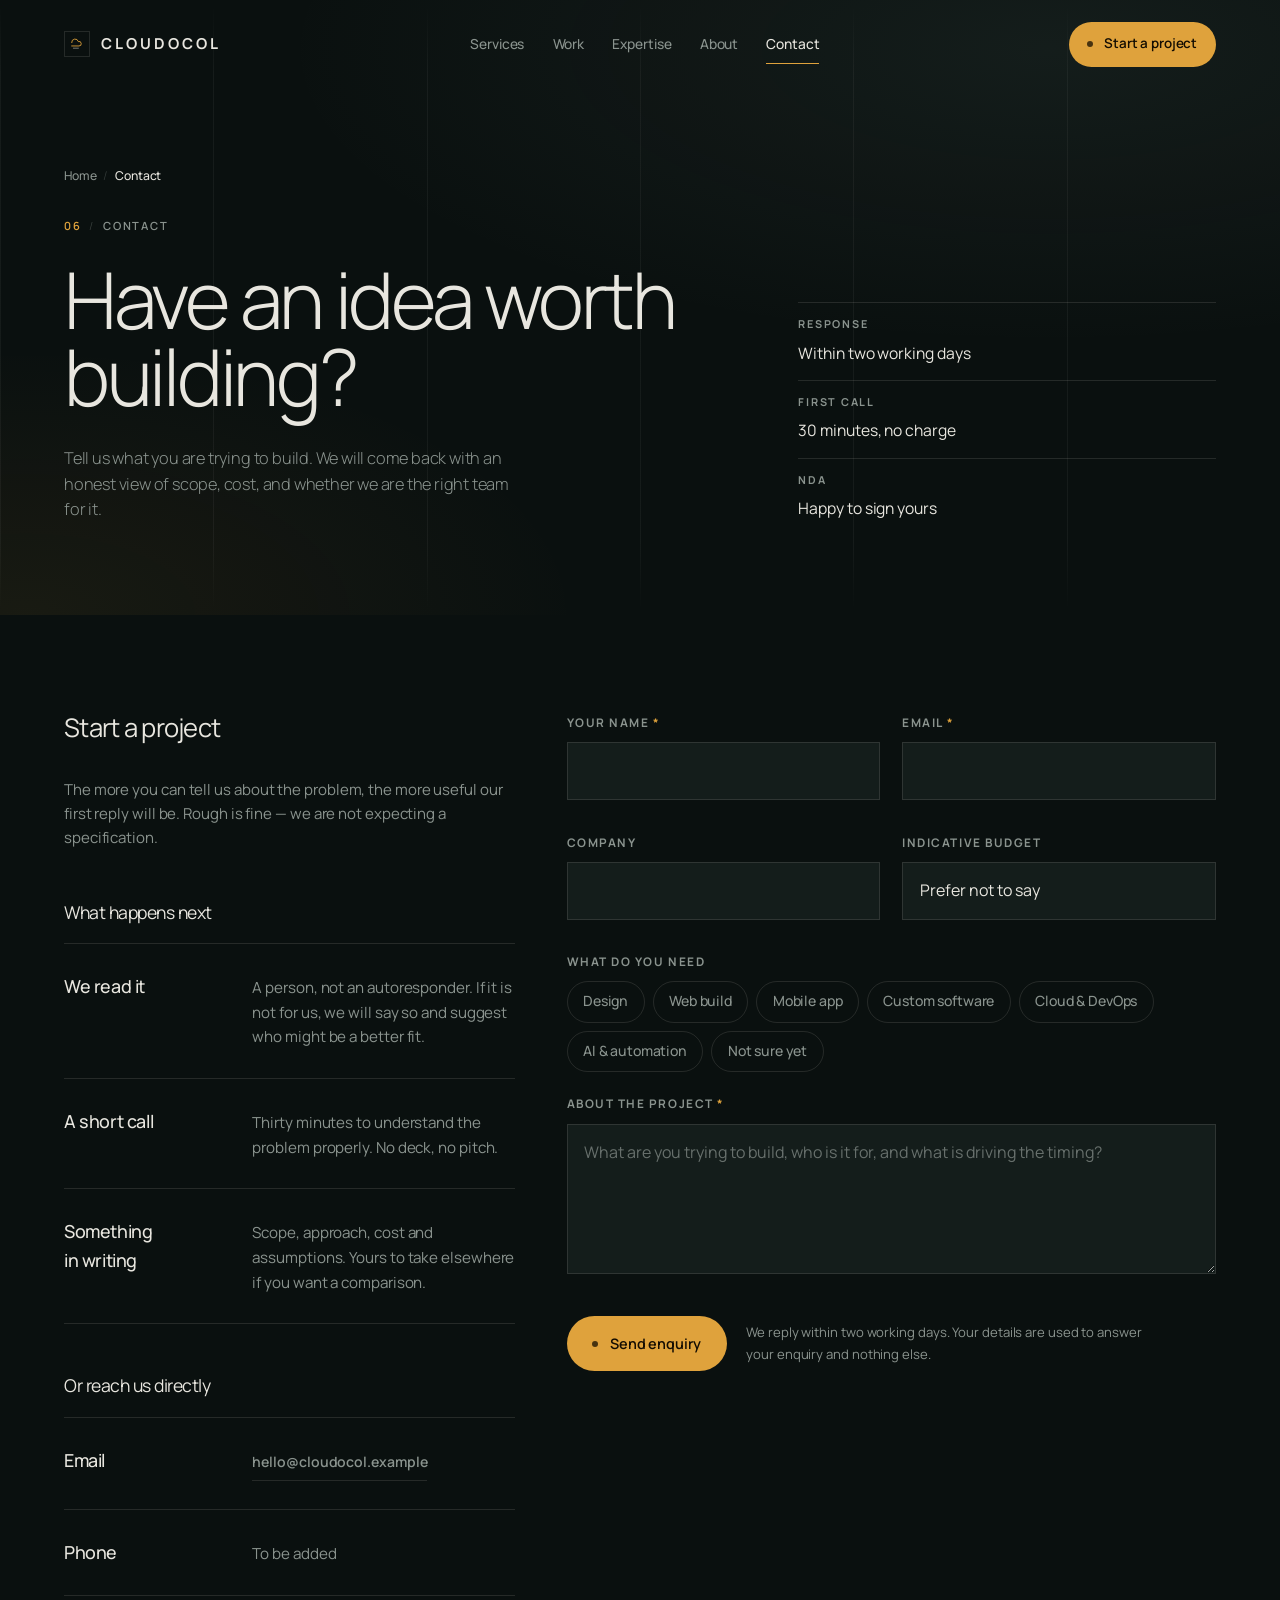
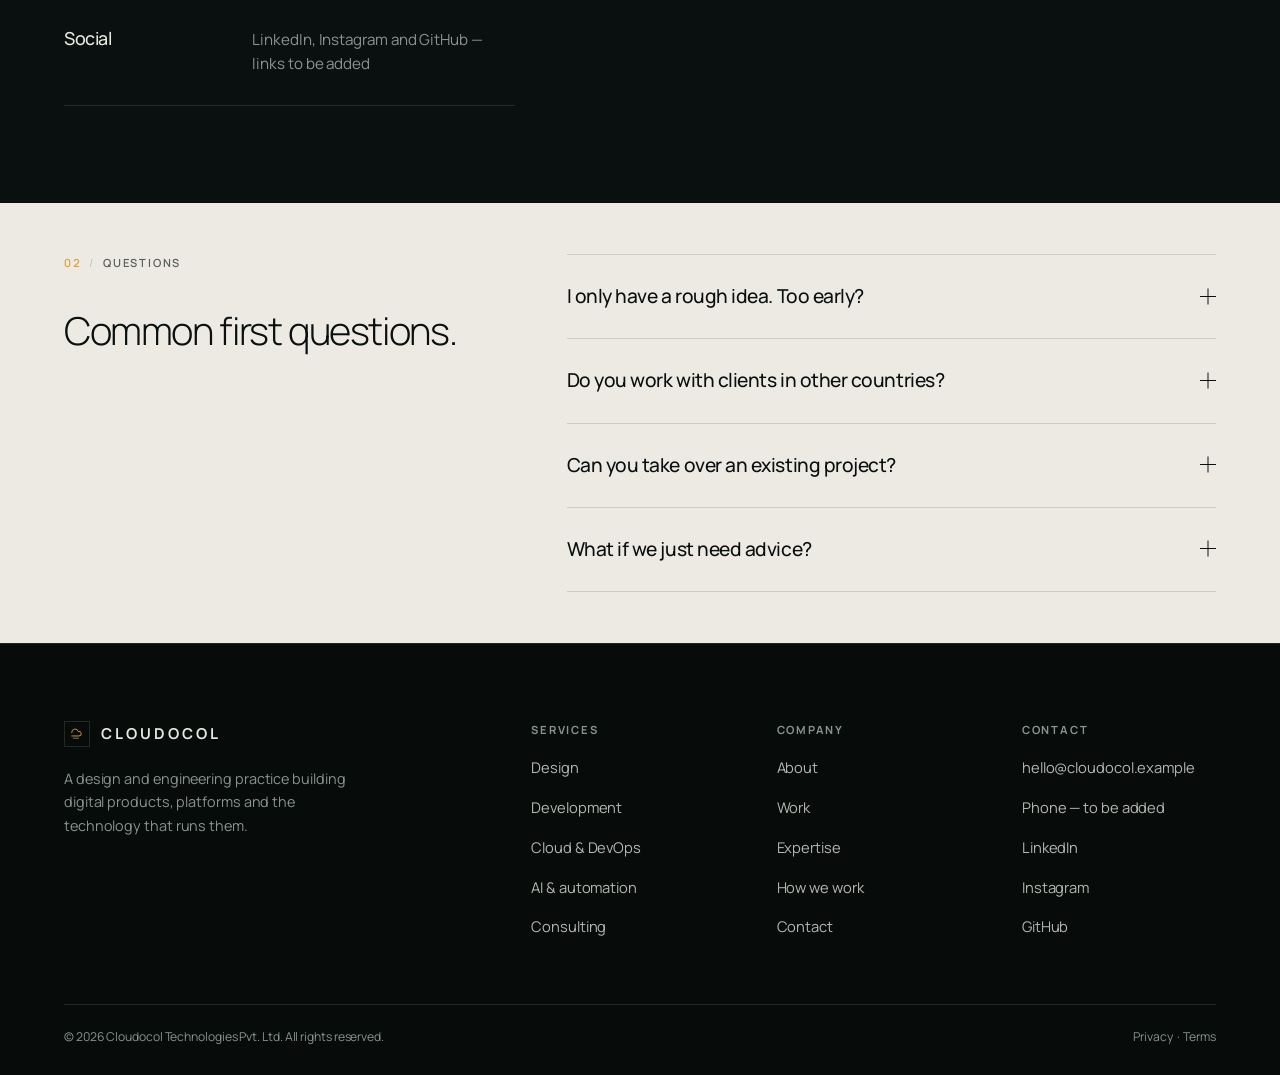
<file: contact.html>
<!DOCTYPE html>
<html lang="en" data-theme="dark">
<head>
<meta charset="utf-8" />
<meta name="viewport" content="width=device-width, initial-scale=1, viewport-fit=cover" />
<title>Contact — Cloudocol</title>
<meta name="description" content="Start a project with Cloudocol. Tell us what you are building and we will come back with scope, cost and an honest view." />
<meta property="og:title" content="Contact — Cloudocol" />
<meta property="og:description" content="Start a project with Cloudocol. Tell us what you are building and we will come back with scope, cost and an honest view." />
<meta property="og:type" content="website" />
<meta name="twitter:card" content="summary_large_image" />
<meta name="theme-color" content="#0A100F" />
<link rel="preconnect" href="https://fonts.googleapis.com">
<link rel="preconnect" href="https://fonts.gstatic.com" crossorigin>
<link href="https://fonts.googleapis.com/css2?family=Manrope:wght@200;300;400;500;600;700;800&display=swap" rel="stylesheet">
<link rel="stylesheet" href="assets/css/styles.css" />
<noscript><style>
  /* content must never depend on JavaScript to become visible */
  [data-reveal],[data-proj],[data-why],[data-fig]{ opacity:1 !important; transform:none !important; }
  .mask > span{ transform:none !important; }
  .proj-media{ clip-path:none !important; }
  .proc-step{ opacity:1 !important; }
  .cursor,.progress{ display:none !important; }
</style></noscript>
</head>
<body data-page="contact">

<a class="skip-link" href="#main">Skip to content</a>
<div class="cursor" id="cursor" aria-hidden="true"></div>

<header class="nav" id="nav">
  <span class="progress" id="progress" aria-hidden="true"></span>
  <div class="wrap nav-in">
    <a class="logo" href="index.html" aria-label="Cloudocol — home">
      <!-- LOGO SLOT: replace the inline <svg> below with the supplied Cloudocol mark -->
      <span class="logo-mark">
        <svg viewBox="0 0 24 24" fill="none" aria-hidden="true">
          <path d="M3 16h13a4 4 0 1 0-1.2-7.8A6 6 0 0 0 3 10" stroke="#DFA23C" stroke-width="1.6" stroke-linecap="round"/>
          <path d="M6 20h9" stroke="#E8E6DF" stroke-width="1.6" stroke-linecap="round" opacity=".55"/>
        </svg>
      </span>
      <span class="logo-word">Cloudocol</span>
    </a>

    <nav class="nav-links" id="navLinks" aria-label="Primary">
      
      <a class="nav-link" href="services.html">Services</a>
      <a class="nav-link" href="work.html">Work</a>
      <a class="nav-link" href="expertise.html">Expertise</a>
      <a class="nav-link" href="about.html">About</a>
      <a class="nav-link is-active" href="contact.html" aria-current="page">Contact</a>
      <span class="nav-ind" id="navInd" aria-hidden="true"></span>
    </nav>

    <div class="nav-right">
      <a class="btn btn--solid magnetic" href="contact.html"><span class="btn-in"><span class="dot"></span>Start a project</span></a>
      <button class="burger" id="burger" aria-label="Open menu" aria-expanded="false" aria-controls="menu">
        <span></span><span></span><span></span>
      </button>
    </div>
  </div>
</header>

<div class="menu" id="menu">
  <nav aria-label="Mobile">
      <a class="menu-link" href="services.html">Services</a>
      <a class="menu-link" href="work.html">Work</a>
      <a class="menu-link" href="expertise.html">Expertise</a>
      <a class="menu-link" href="about.html">About</a>
      <a class="menu-link" href="contact.html">Contact</a>
  </nav>
  <div class="menu-foot">
    <span>Cloudocol Technologies Pvt. Ltd.</span>
    <span>hello@cloudocol.example</span>
  </div>
</div>

<main id="main">
<section class="pagehero ruled">
  <div class="wrap">
    <nav class="crumbs" aria-label="Breadcrumb"><a href="index.html">Home</a><span class="sep">/</span><span aria-current="page">Contact</span></nav>
    <div class="pagehero-grid">
      <div>
        <div class="label" style="margin-bottom:clamp(18px,2vw,28px)"><span class="num">06</span><span class="slash">/</span>Contact</div>
        <h1 class="display" data-reveal>Have an idea worth building?</h1>
        <p class="lede" data-reveal style="--d:.08s">Tell us what you are trying to build. We will come back with an honest view of scope, cost, and whether we are the right team for it.</p>
      </div>
      <dl class="pagehero-facts" data-reveal style="--d:.12s"><div class="fact"><dt>Response</dt><dd>Within two working days</dd></div><div class="fact"><dt>First call</dt><dd>30 minutes, no charge</dd></div><div class="fact"><dt>NDA</dt><dd>Happy to sign yours</dd></div></dl>
    </div>
  </div>
</section>
<section class="section panel-ink">
  <div class="wrap split split--plain">
    <div>
      <h2 class="h3" data-reveal style="margin-bottom:1.4em">Start a project</h2>
      <p class="body-mute" data-reveal style="font-size:.94rem">The more you can tell us about the problem, the more useful our first reply will be. Rough is fine — we are not expecting a specification.</p>

      <div style="margin-top:clamp(32px,4vw,52px)">
        <h3 class="h3" data-reveal style="font-size:1.1rem;margin-bottom:1.2em">What happens next</h3>
        <dl class="deflist" data-reveal>
          <div class="defrow"><dt>We read it</dt><dd>A person, not an autoresponder. If it is not for us, we will say so and suggest who might be a better fit.</dd></div>
          <div class="defrow"><dt>A short call</dt><dd>Thirty minutes to understand the problem properly. No deck, no pitch.</dd></div>
          <div class="defrow"><dt>Something in writing</dt><dd>Scope, approach, cost and assumptions. Yours to take elsewhere if you want a comparison.</dd></div>
        </dl>
      </div>

      <!-- Replace these placeholders with real contact details before launch -->
      <div style="margin-top:clamp(32px,4vw,52px)">
        <h3 class="h3" data-reveal style="font-size:1.1rem;margin-bottom:1.2em">Or reach us directly</h3>
        <dl class="deflist" data-reveal>
          <div class="defrow"><dt>Email</dt><dd><a class="link-a" href="mailto:hello@cloudocol.example">hello@cloudocol.example</a></dd></div>
          <div class="defrow"><dt>Phone</dt><dd>To be added</dd></div>
          <div class="defrow"><dt>Social</dt><dd>LinkedIn, Instagram and GitHub — links to be added</dd></div>
        </dl>
      </div>
    </div>

    <div>
      <form class="form" id="projectForm" novalidate data-reveal style="--d:.08s">
        <div class="field-row">
          <div class="field">
            <label for="name">Your name <span class="req">*</span></label>
            <input id="name" name="name" type="text" autocomplete="name" required />
            <span class="err" role="alert"></span>
          </div>
          <div class="field">
            <label for="email">Email <span class="req">*</span></label>
            <input id="email" name="email" type="email" autocomplete="email" required />
            <span class="err" role="alert"></span>
          </div>
        </div>

        <div class="field-row">
          <div class="field">
            <label for="company">Company</label>
            <input id="company" name="company" type="text" autocomplete="organization" />
            <span class="err" role="alert"></span>
          </div>
          <div class="field">
            <label for="budget">Indicative budget</label>
            <select id="budget" name="budget">
              <option value="">Prefer not to say</option>
              <option>Under $10k</option>
              <option>$10k – $25k</option>
              <option>$25k – $75k</option>
              <option>$75k+</option>
              <option>Ongoing retainer</option>
            </select>
            <span class="err" role="alert"></span>
          </div>
        </div>

        <fieldset class="field" style="border:0;padding:0;margin:0">
          <legend style="font-size:.74rem;font-weight:700;letter-spacing:.13em;text-transform:uppercase;color:var(--on-ink-mute);padding:0;margin-bottom:.8em">What do you need</legend>
          <div class="choice">
            <input type="checkbox" id="n1" name="need" value="design" /><label for="n1">Design</label>
            <input type="checkbox" id="n2" name="need" value="web" /><label for="n2">Web build</label>
            <input type="checkbox" id="n3" name="need" value="mobile" /><label for="n3">Mobile app</label>
            <input type="checkbox" id="n4" name="need" value="software" /><label for="n4">Custom software</label>
            <input type="checkbox" id="n5" name="need" value="cloud" /><label for="n5">Cloud &amp; DevOps</label>
            <input type="checkbox" id="n6" name="need" value="ai" /><label for="n6">AI &amp; automation</label>
            <input type="checkbox" id="n7" name="need" value="unsure" /><label for="n7">Not sure yet</label>
          </div>
        </fieldset>

        <div class="field">
          <label for="message">About the project <span class="req">*</span></label>
          <textarea id="message" name="message" required placeholder="What are you trying to build, who is it for, and what is driving the timing?"></textarea>
          <span class="err" role="alert"></span>
        </div>

        <div style="display:flex;flex-wrap:wrap;align-items:center;gap:20px;margin-top:.6em">
          <button class="btn btn--solid magnetic" type="submit"><span class="btn-in"><span class="dot"></span>Send enquiry</span></button>
          <p class="form-note" style="margin:0">We reply within two working days. Your details are used to answer your enquiry and nothing else.</p>
        </div>
      </form>

      <div class="form-ok" id="formOk" role="status">
        <h3>Validation passed — but nothing was sent.</h3>
        <p>This form has no backend yet. Connect it to your own endpoint, Formspree or a Netlify form before launch; the README explains how in three lines. Until then, email <a class="link-a" href="mailto:hello@cloudocol.example">hello@cloudocol.example</a>.</p>
      </div>
    </div>
  </div>
</section>

<section class="section section--tight panel-paper">
  <div class="wrap split">
    <div>
      <div class="label"><span class="num">02</span><span class="slash">/</span>Questions</div>
      <h2 class="h2" data-reveal style="margin-top:1em;font-size:clamp(1.6rem,3vw,2.4rem)">Common first questions.</h2>
    </div>
    <div data-reveal style="--d:.08s">
      <details class="faq">
        <summary>I only have a rough idea. Too early?<span class="pm"></span></summary>
        <div class="faq-body"><p>No. Early is the cheapest point to change direction. A first call about a rough idea is often more useful than one about a finished specification.</p></div>
      </details>
      <details class="faq">
        <summary>Do you work with clients in other countries?<span class="pm"></span></summary>
        <div class="faq-body"><p>Yes. Most work is remote, with overlapping hours agreed at the start so there is a reliable window for questions.</p></div>
      </details>
      <details class="faq">
        <summary>Can you take over an existing project?<span class="pm"></span></summary>
        <div class="faq-body"><p>Often. We start with a short technical review so both sides know what is actually there before committing to anything.</p></div>
      </details>
      <details class="faq">
        <summary>What if we just need advice?<span class="pm"></span></summary>
        <div class="faq-body"><p>That is a legitimate engagement. A technical review or platform assessment is small, fixed-scope, and ends with a document you can act on with or without us.</p></div>
      </details>
    </div>
  </div>
</section>
</main>

<footer class="footer">
  <div class="wrap">
    <div class="foot-grid">
      <div class="foot-about">
        <a class="logo" href="index.html" aria-label="Cloudocol — home">
          <span class="logo-mark">
            <svg viewBox="0 0 24 24" fill="none" aria-hidden="true">
          <path d="M3 16h13a4 4 0 1 0-1.2-7.8A6 6 0 0 0 3 10" stroke="#DFA23C" stroke-width="1.6" stroke-linecap="round"/>
          <path d="M6 20h9" stroke="#E8E6DF" stroke-width="1.6" stroke-linecap="round" opacity=".55"/>
        </svg>
          </span>
          <span class="logo-word">Cloudocol</span>
        </a>
        <p>A design and engineering practice building digital products, platforms and the technology that runs them.</p>
      </div>

      <div class="foot-col">
        <h4>Services</h4>
        <ul>
          <li><a href="services.html#design">Design</a></li>
          <li><a href="services.html#development">Development</a></li>
          <li><a href="services.html#technology">Cloud &amp; DevOps</a></li>
          <li><a href="services.html#technology">AI &amp; automation</a></li>
          <li><a href="services.html#technology">Consulting</a></li>
        </ul>
      </div>

      <div class="foot-col">
        <h4>Company</h4>
        <ul>
          <li><a href="about.html">About</a></li>
          <li><a href="work.html">Work</a></li>
          <li><a href="expertise.html">Expertise</a></li>
          <li><a href="process.html">How we work</a></li>
          <li><a href="contact.html">Contact</a></li>
        </ul>
      </div>

      <!-- Contact details use the reserved .example domain as placeholders — swap in real ones -->
      <div class="foot-col">
        <h4>Contact</h4>
        <ul>
          <li><a href="mailto:hello@cloudocol.example">hello@cloudocol.example</a></li>
          <li><a href="contact.html">Phone — to be added</a></li>
          <li><a href="contact.html">LinkedIn</a></li>
          <li><a href="contact.html">Instagram</a></li>
          <li><a href="contact.html">GitHub</a></li>
        </ul>
      </div>
    </div>

    <div class="foot-bar">
      <span>© <span id="yr">2026</span> Cloudocol Technologies Pvt. Ltd. All rights reserved.</span>
      <span><a href="privacy.html">Privacy</a> &nbsp;·&nbsp; <a href="terms.html">Terms</a></span>
    </div>
  </div>
</footer>

<button class="totop" id="toTop" aria-label="Back to top">
  <svg width="15" height="15" viewBox="0 0 16 16" aria-hidden="true" fill="none" stroke="currentColor" stroke-width="1.4">
    <line x1="8" y1="14" x2="8" y2="2"/><polyline points="3,7 8,2 13,7"/>
  </svg>
</button>

<script src="assets/js/main.js" defer></script>
</body>
</html>
</file>
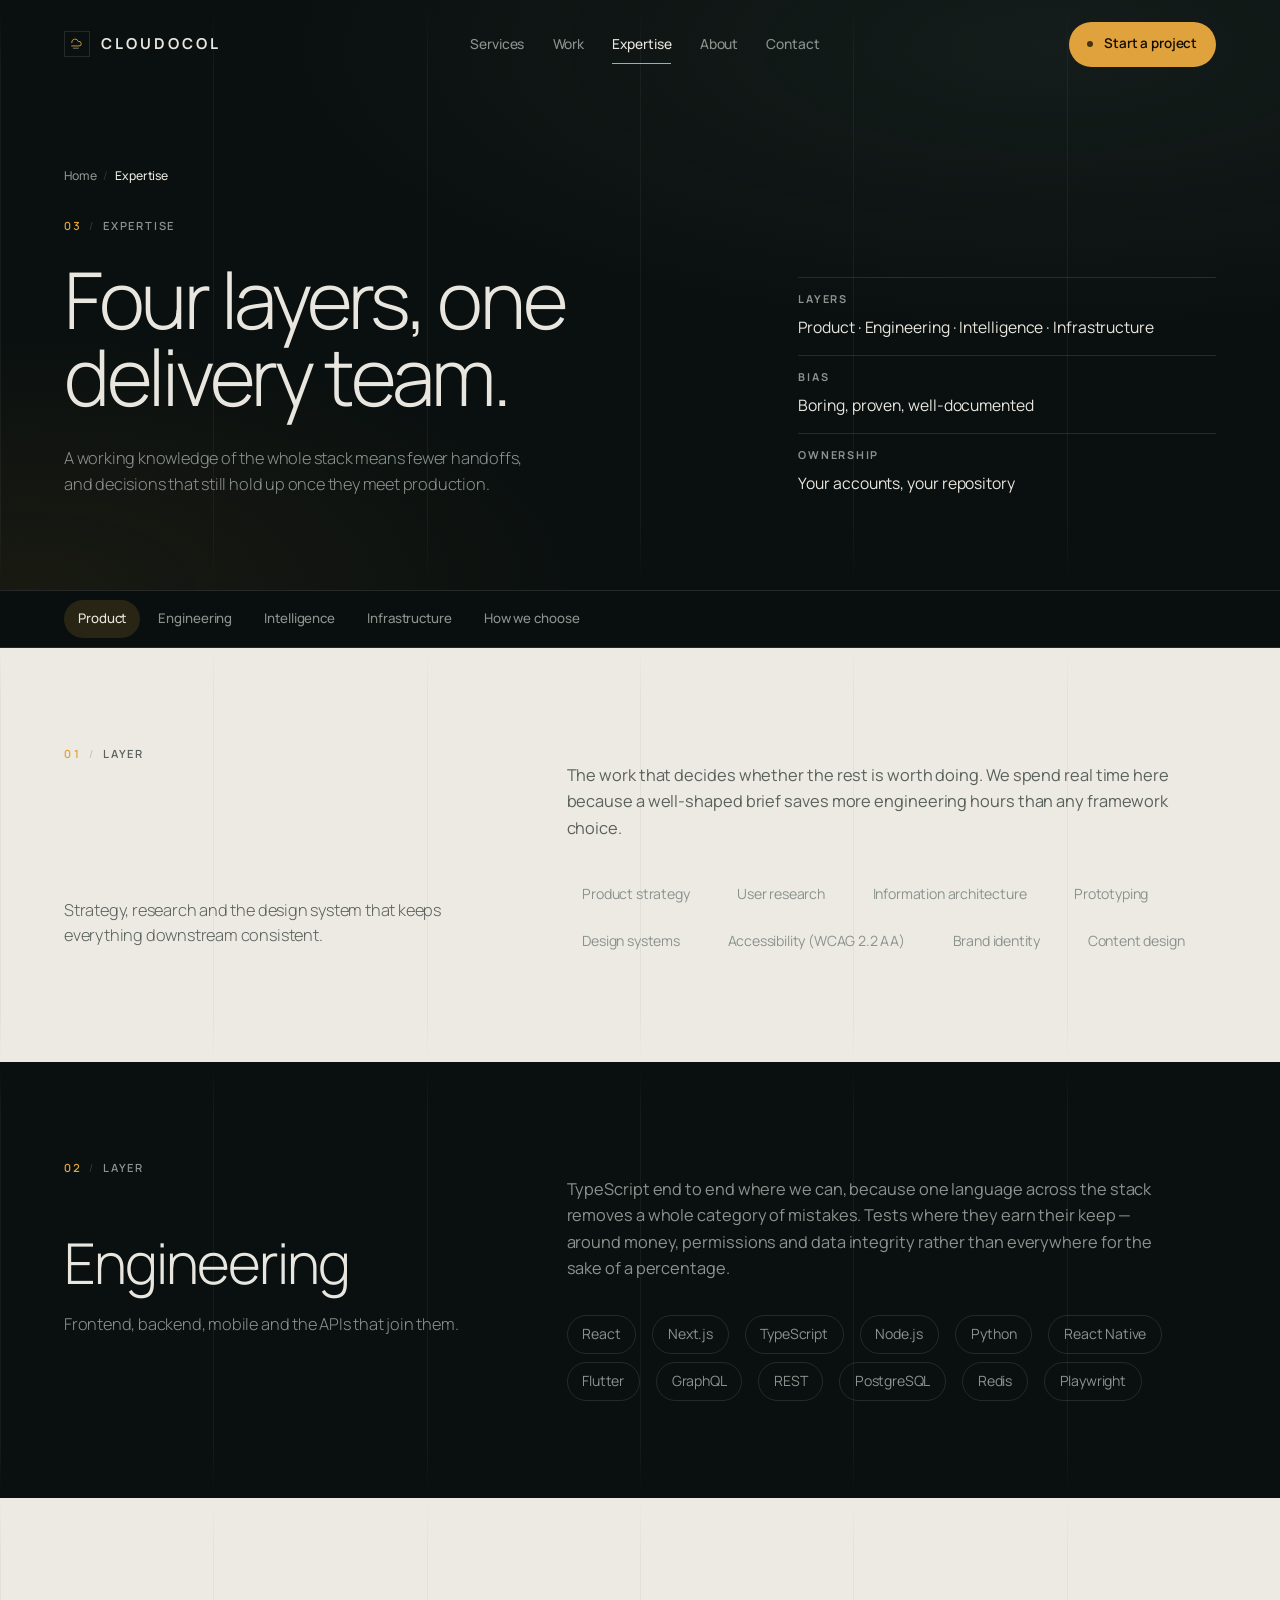
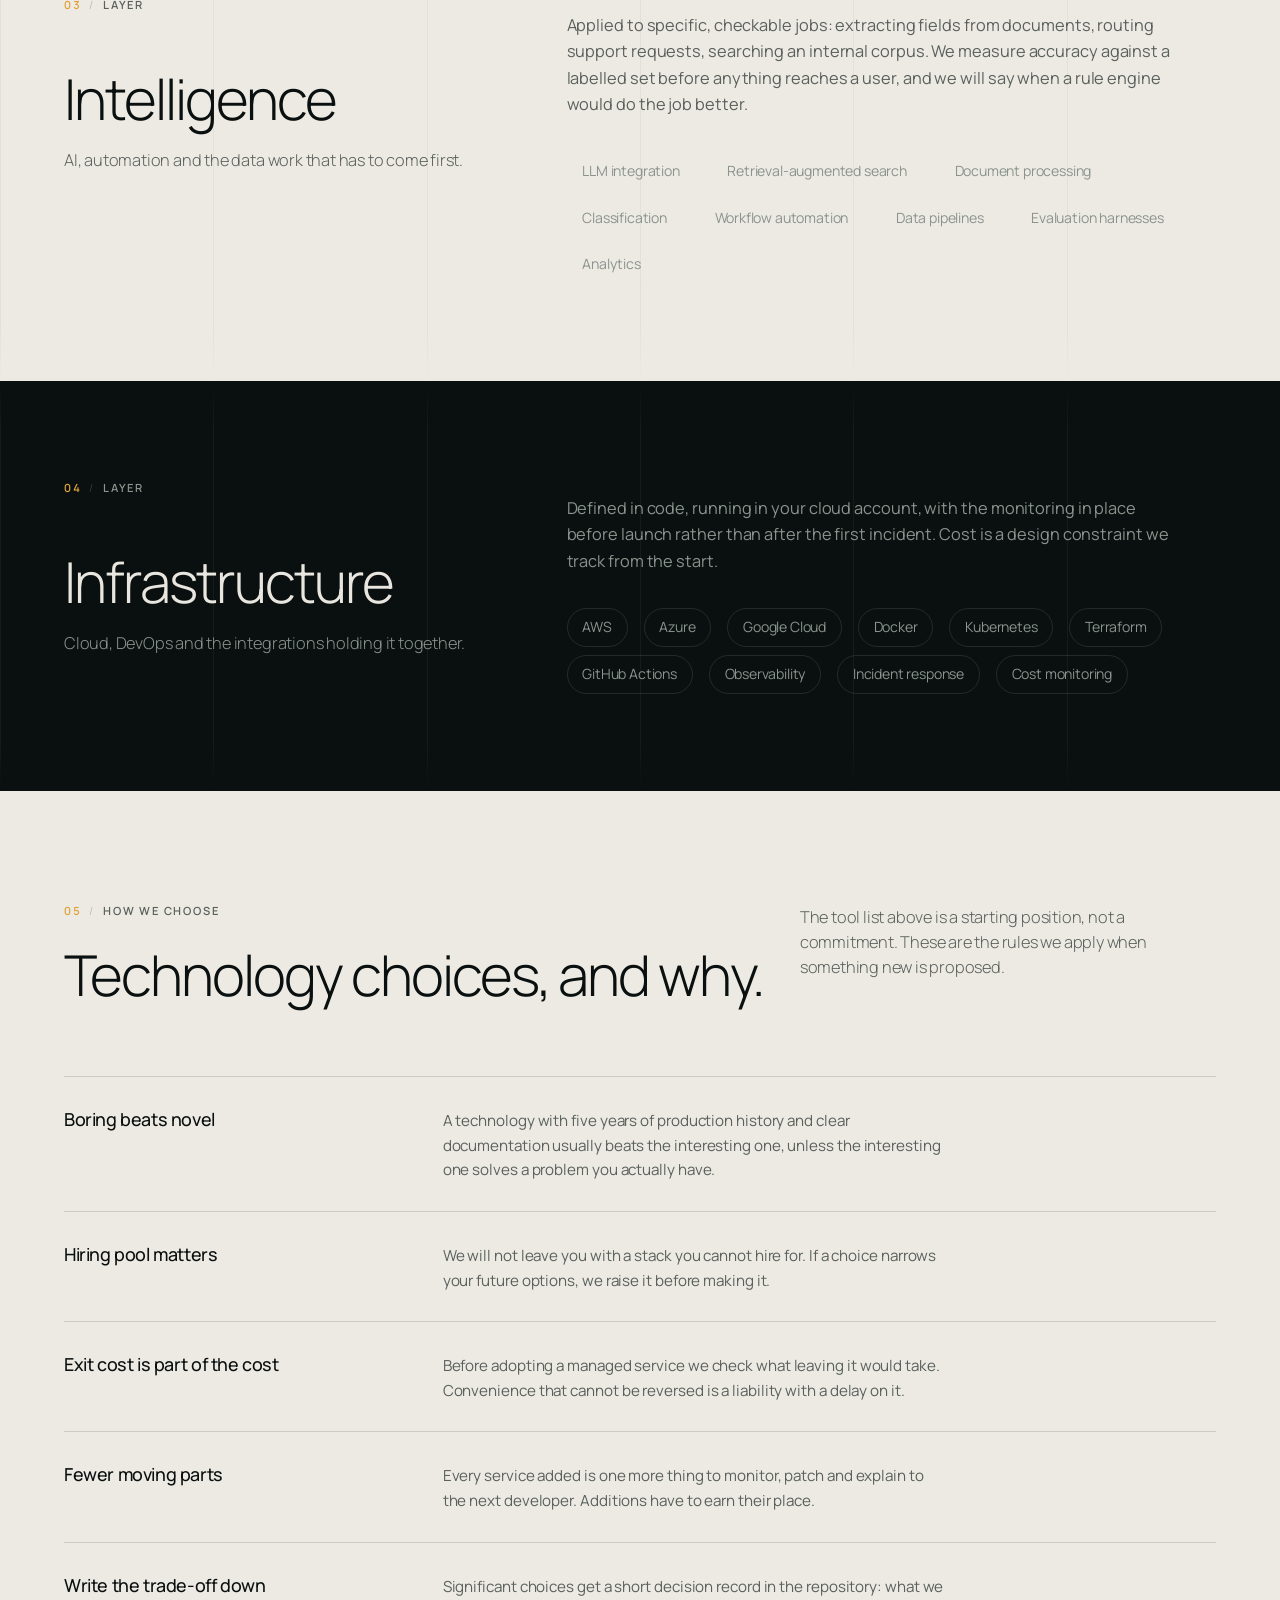
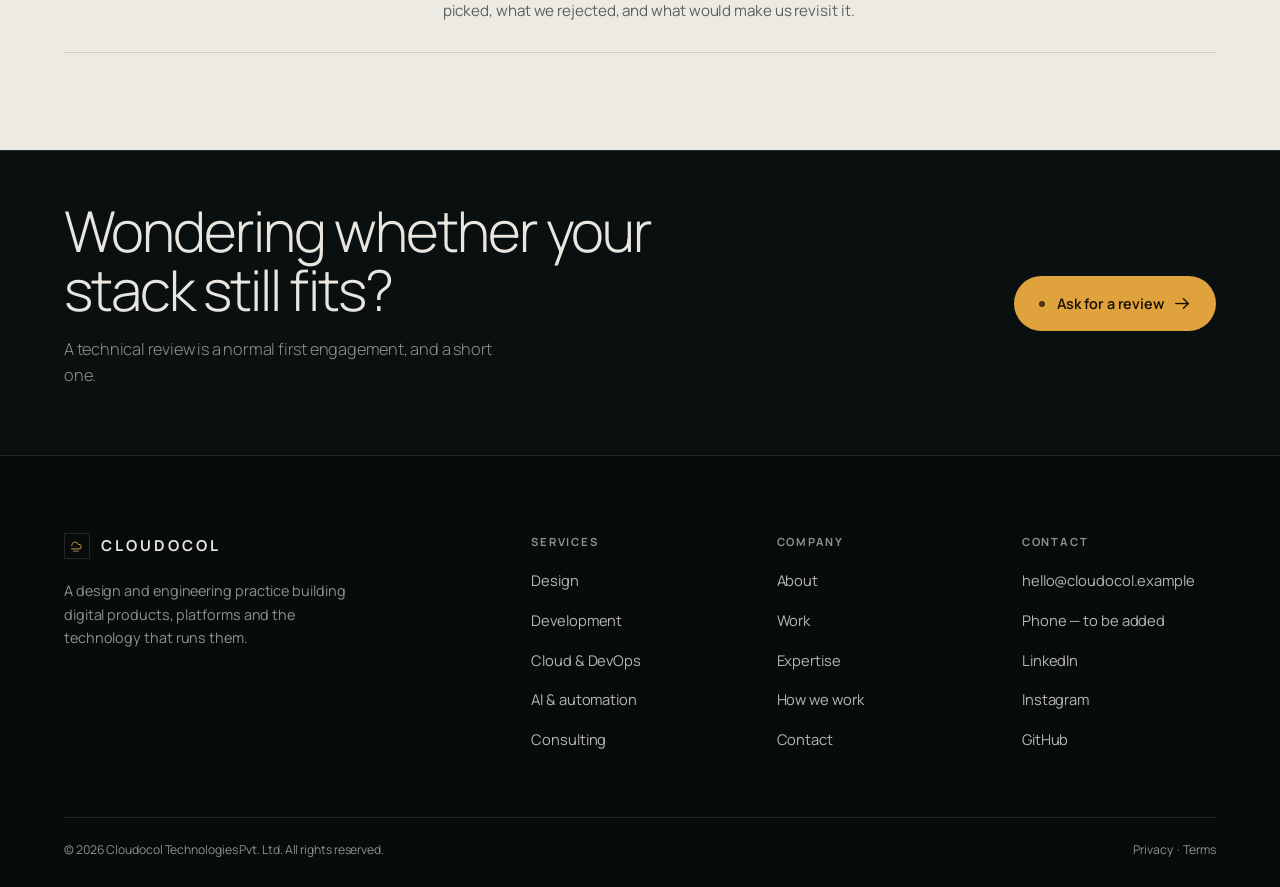
<file: expertise.html>
<!DOCTYPE html>
<html lang="en" data-theme="dark">
<head>
<meta charset="utf-8" />
<meta name="viewport" content="width=device-width, initial-scale=1, viewport-fit=cover" />
<title>Expertise — Cloudocol</title>
<meta name="description" content="Product, engineering, intelligence and infrastructure — the technologies we work with and how we choose them." />
<meta property="og:title" content="Expertise — Cloudocol" />
<meta property="og:description" content="Product, engineering, intelligence and infrastructure — the technologies we work with and how we choose them." />
<meta property="og:type" content="website" />
<meta name="twitter:card" content="summary_large_image" />
<meta name="theme-color" content="#0A100F" />
<link rel="preconnect" href="https://fonts.googleapis.com">
<link rel="preconnect" href="https://fonts.gstatic.com" crossorigin>
<link href="https://fonts.googleapis.com/css2?family=Manrope:wght@200;300;400;500;600;700;800&display=swap" rel="stylesheet">
<link rel="stylesheet" href="assets/css/styles.css" />
<noscript><style>
  /* content must never depend on JavaScript to become visible */
  [data-reveal],[data-proj],[data-why],[data-fig]{ opacity:1 !important; transform:none !important; }
  .mask > span{ transform:none !important; }
  .proj-media{ clip-path:none !important; }
  .proc-step{ opacity:1 !important; }
  .cursor,.progress{ display:none !important; }
</style></noscript>
</head>
<body data-page="expertise">

<a class="skip-link" href="#main">Skip to content</a>
<div class="cursor" id="cursor" aria-hidden="true"></div>

<header class="nav" id="nav">
  <span class="progress" id="progress" aria-hidden="true"></span>
  <div class="wrap nav-in">
    <a class="logo" href="index.html" aria-label="Cloudocol — home">
      <!-- LOGO SLOT: replace the inline <svg> below with the supplied Cloudocol mark -->
      <span class="logo-mark">
        <svg viewBox="0 0 24 24" fill="none" aria-hidden="true">
          <path d="M3 16h13a4 4 0 1 0-1.2-7.8A6 6 0 0 0 3 10" stroke="#DFA23C" stroke-width="1.6" stroke-linecap="round"/>
          <path d="M6 20h9" stroke="#E8E6DF" stroke-width="1.6" stroke-linecap="round" opacity=".55"/>
        </svg>
      </span>
      <span class="logo-word">Cloudocol</span>
    </a>

    <nav class="nav-links" id="navLinks" aria-label="Primary">
      
      <a class="nav-link" href="services.html">Services</a>
      <a class="nav-link" href="work.html">Work</a>
      <a class="nav-link is-active" href="expertise.html" aria-current="page">Expertise</a>
      <a class="nav-link" href="about.html">About</a>
      <a class="nav-link" href="contact.html">Contact</a>
      <span class="nav-ind" id="navInd" aria-hidden="true"></span>
    </nav>

    <div class="nav-right">
      <a class="btn btn--solid magnetic" href="contact.html"><span class="btn-in"><span class="dot"></span>Start a project</span></a>
      <button class="burger" id="burger" aria-label="Open menu" aria-expanded="false" aria-controls="menu">
        <span></span><span></span><span></span>
      </button>
    </div>
  </div>
</header>

<div class="menu" id="menu">
  <nav aria-label="Mobile">
      <a class="menu-link" href="services.html">Services</a>
      <a class="menu-link" href="work.html">Work</a>
      <a class="menu-link" href="expertise.html">Expertise</a>
      <a class="menu-link" href="about.html">About</a>
      <a class="menu-link" href="contact.html">Contact</a>
  </nav>
  <div class="menu-foot">
    <span>Cloudocol Technologies Pvt. Ltd.</span>
    <span>hello@cloudocol.example</span>
  </div>
</div>

<main id="main">
<section class="pagehero ruled">
  <div class="wrap">
    <nav class="crumbs" aria-label="Breadcrumb"><a href="index.html">Home</a><span class="sep">/</span><span aria-current="page">Expertise</span></nav>
    <div class="pagehero-grid">
      <div>
        <div class="label" style="margin-bottom:clamp(18px,2vw,28px)"><span class="num">03</span><span class="slash">/</span>Expertise</div>
        <h1 class="display" data-reveal>Four layers, one delivery team.</h1>
        <p class="lede" data-reveal style="--d:.08s">A working knowledge of the whole stack means fewer handoffs, and decisions that still hold up once they meet production.</p>
      </div>
      <dl class="pagehero-facts" data-reveal style="--d:.12s"><div class="fact"><dt>Layers</dt><dd>Product · Engineering · Intelligence · Infrastructure</dd></div><div class="fact"><dt>Bias</dt><dd>Boring, proven, well-documented</dd></div><div class="fact"><dt>Ownership</dt><dd>Your accounts, your repository</dd></div></dl>
    </div>
  </div>
</section><div class="subnav">
  <div class="wrap subnav-in"><a href="#product">Product</a><a href="#engineering">Engineering</a><a href="#intelligence">Intelligence</a><a href="#infrastructure">Infrastructure</a><a href="#choosing">How we choose</a></div>
</div><section class="section panel-paper ruled" id="product">
  <div class="wrap split">
    <div>
      <div class="label"><span class="num">01</span><span class="slash">/</span>Layer</div>
      <h2 class="h2" data-reveal style="margin-top:1em">Product</h2>
      <p class="lede" data-reveal style="--d:.08s;margin-top:1.2em">Strategy, research and the design system that keeps everything downstream consistent.</p>
    </div>
    <div data-reveal style="--d:.1s">
      <p class="body-mute" style="font-size:1.02rem">The work that decides whether the rest is worth doing. We spend real time here because a well-shaped brief saves more engineering hours than any framework choice.</p>
      <div style="margin-top:2em;display:flex;flex-wrap:wrap;gap:8px"><span class="tag">Product strategy</span><span class="tag">User research</span><span class="tag">Information architecture</span><span class="tag">Prototyping</span><span class="tag">Design systems</span><span class="tag">Accessibility (WCAG 2.2 AA)</span><span class="tag">Brand identity</span><span class="tag">Content design</span></div>
    </div>
  </div>
</section><section class="section panel-ink ruled" id="engineering">
  <div class="wrap split">
    <div>
      <div class="label"><span class="num">02</span><span class="slash">/</span>Layer</div>
      <h2 class="h2" data-reveal style="margin-top:1em">Engineering</h2>
      <p class="lede" data-reveal style="--d:.08s;margin-top:1.2em">Frontend, backend, mobile and the APIs that join them.</p>
    </div>
    <div data-reveal style="--d:.1s">
      <p class="body-mute" style="font-size:1.02rem">TypeScript end to end where we can, because one language across the stack removes a whole category of mistakes. Tests where they earn their keep — around money, permissions and data integrity rather than everywhere for the sake of a percentage.</p>
      <div style="margin-top:2em;display:flex;flex-wrap:wrap;gap:8px"><span class="tag">React</span><span class="tag">Next.js</span><span class="tag">TypeScript</span><span class="tag">Node.js</span><span class="tag">Python</span><span class="tag">React Native</span><span class="tag">Flutter</span><span class="tag">GraphQL</span><span class="tag">REST</span><span class="tag">PostgreSQL</span><span class="tag">Redis</span><span class="tag">Playwright</span></div>
    </div>
  </div>
</section><section class="section panel-paper ruled" id="intelligence">
  <div class="wrap split">
    <div>
      <div class="label"><span class="num">03</span><span class="slash">/</span>Layer</div>
      <h2 class="h2" data-reveal style="margin-top:1em">Intelligence</h2>
      <p class="lede" data-reveal style="--d:.08s;margin-top:1.2em">AI, automation and the data work that has to come first.</p>
    </div>
    <div data-reveal style="--d:.1s">
      <p class="body-mute" style="font-size:1.02rem">Applied to specific, checkable jobs: extracting fields from documents, routing support requests, searching an internal corpus. We measure accuracy against a labelled set before anything reaches a user, and we will say when a rule engine would do the job better.</p>
      <div style="margin-top:2em;display:flex;flex-wrap:wrap;gap:8px"><span class="tag">LLM integration</span><span class="tag">Retrieval-augmented search</span><span class="tag">Document processing</span><span class="tag">Classification</span><span class="tag">Workflow automation</span><span class="tag">Data pipelines</span><span class="tag">Evaluation harnesses</span><span class="tag">Analytics</span></div>
    </div>
  </div>
</section><section class="section panel-ink ruled" id="infrastructure">
  <div class="wrap split">
    <div>
      <div class="label"><span class="num">04</span><span class="slash">/</span>Layer</div>
      <h2 class="h2" data-reveal style="margin-top:1em">Infrastructure</h2>
      <p class="lede" data-reveal style="--d:.08s;margin-top:1.2em">Cloud, DevOps and the integrations holding it together.</p>
    </div>
    <div data-reveal style="--d:.1s">
      <p class="body-mute" style="font-size:1.02rem">Defined in code, running in your cloud account, with the monitoring in place before launch rather than after the first incident. Cost is a design constraint we track from the start.</p>
      <div style="margin-top:2em;display:flex;flex-wrap:wrap;gap:8px"><span class="tag">AWS</span><span class="tag">Azure</span><span class="tag">Google Cloud</span><span class="tag">Docker</span><span class="tag">Kubernetes</span><span class="tag">Terraform</span><span class="tag">GitHub Actions</span><span class="tag">Observability</span><span class="tag">Incident response</span><span class="tag">Cost monitoring</span></div>
    </div>
  </div>
</section>
<section class="section panel-paper" id="choosing">
  <div class="wrap">
    <div class="sec-head">
      <div>
        <div class="label"><span class="num">05</span><span class="slash">/</span>How we choose</div>
        <h2 class="h2" data-reveal>Technology choices, and why.</h2>
      </div>
      <p class="lede" data-reveal style="--d:.08s">The tool list above is a starting position, not a commitment. These are the rules we apply when something new is proposed.</p>
    </div>
    <dl class="deflist" data-reveal>
      <div class="defrow"><dt>Boring beats novel</dt><dd>A technology with five years of production history and clear documentation usually beats the interesting one, unless the interesting one solves a problem you actually have.</dd></div>
      <div class="defrow"><dt>Hiring pool matters</dt><dd>We will not leave you with a stack you cannot hire for. If a choice narrows your future options, we raise it before making it.</dd></div>
      <div class="defrow"><dt>Exit cost is part of the cost</dt><dd>Before adopting a managed service we check what leaving it would take. Convenience that cannot be reversed is a liability with a delay on it.</dd></div>
      <div class="defrow"><dt>Fewer moving parts</dt><dd>Every service added is one more thing to monitor, patch and explain to the next developer. Additions have to earn their place.</dd></div>
      <div class="defrow"><dt>Write the trade-off down</dt><dd>Significant choices get a short decision record in the repository: what we picked, what we rejected, and what would make us revisit it.</dd></div>
    </dl>
  </div>
</section>
<section class="section section--tight panel-ink band">
  <div class="wrap band-in">
    <div>
      <h2 class="h2" data-reveal>Wondering whether your stack still fits?</h2>
      <p class="lede" data-reveal style="--d:.08s;margin-top:1.1em">A technical review is a normal first engagement, and a short one.</p>
    </div>
    <a class="btn btn--solid magnetic" href="contact.html" data-reveal style="--d:.14s"><span class="btn-in"><span class="dot"></span>Ask for a review <svg class="arrow" viewBox="0 0 16 16" aria-hidden="true"><line x1="1" y1="8" x2="14" y2="8"/><polyline points="9,3 14,8 9,13"/></svg></span></a>
  </div>
</section>
</main>

<footer class="footer">
  <div class="wrap">
    <div class="foot-grid">
      <div class="foot-about">
        <a class="logo" href="index.html" aria-label="Cloudocol — home">
          <span class="logo-mark">
            <svg viewBox="0 0 24 24" fill="none" aria-hidden="true">
          <path d="M3 16h13a4 4 0 1 0-1.2-7.8A6 6 0 0 0 3 10" stroke="#DFA23C" stroke-width="1.6" stroke-linecap="round"/>
          <path d="M6 20h9" stroke="#E8E6DF" stroke-width="1.6" stroke-linecap="round" opacity=".55"/>
        </svg>
          </span>
          <span class="logo-word">Cloudocol</span>
        </a>
        <p>A design and engineering practice building digital products, platforms and the technology that runs them.</p>
      </div>

      <div class="foot-col">
        <h4>Services</h4>
        <ul>
          <li><a href="services.html#design">Design</a></li>
          <li><a href="services.html#development">Development</a></li>
          <li><a href="services.html#technology">Cloud &amp; DevOps</a></li>
          <li><a href="services.html#technology">AI &amp; automation</a></li>
          <li><a href="services.html#technology">Consulting</a></li>
        </ul>
      </div>

      <div class="foot-col">
        <h4>Company</h4>
        <ul>
          <li><a href="about.html">About</a></li>
          <li><a href="work.html">Work</a></li>
          <li><a href="expertise.html">Expertise</a></li>
          <li><a href="process.html">How we work</a></li>
          <li><a href="contact.html">Contact</a></li>
        </ul>
      </div>

      <!-- Contact details use the reserved .example domain as placeholders — swap in real ones -->
      <div class="foot-col">
        <h4>Contact</h4>
        <ul>
          <li><a href="mailto:hello@cloudocol.example">hello@cloudocol.example</a></li>
          <li><a href="contact.html">Phone — to be added</a></li>
          <li><a href="contact.html">LinkedIn</a></li>
          <li><a href="contact.html">Instagram</a></li>
          <li><a href="contact.html">GitHub</a></li>
        </ul>
      </div>
    </div>

    <div class="foot-bar">
      <span>© <span id="yr">2026</span> Cloudocol Technologies Pvt. Ltd. All rights reserved.</span>
      <span><a href="privacy.html">Privacy</a> &nbsp;·&nbsp; <a href="terms.html">Terms</a></span>
    </div>
  </div>
</footer>

<button class="totop" id="toTop" aria-label="Back to top">
  <svg width="15" height="15" viewBox="0 0 16 16" aria-hidden="true" fill="none" stroke="currentColor" stroke-width="1.4">
    <line x1="8" y1="14" x2="8" y2="2"/><polyline points="3,7 8,2 13,7"/>
  </svg>
</button>

<script src="assets/js/main.js" defer></script>
</body>
</html>
</file>
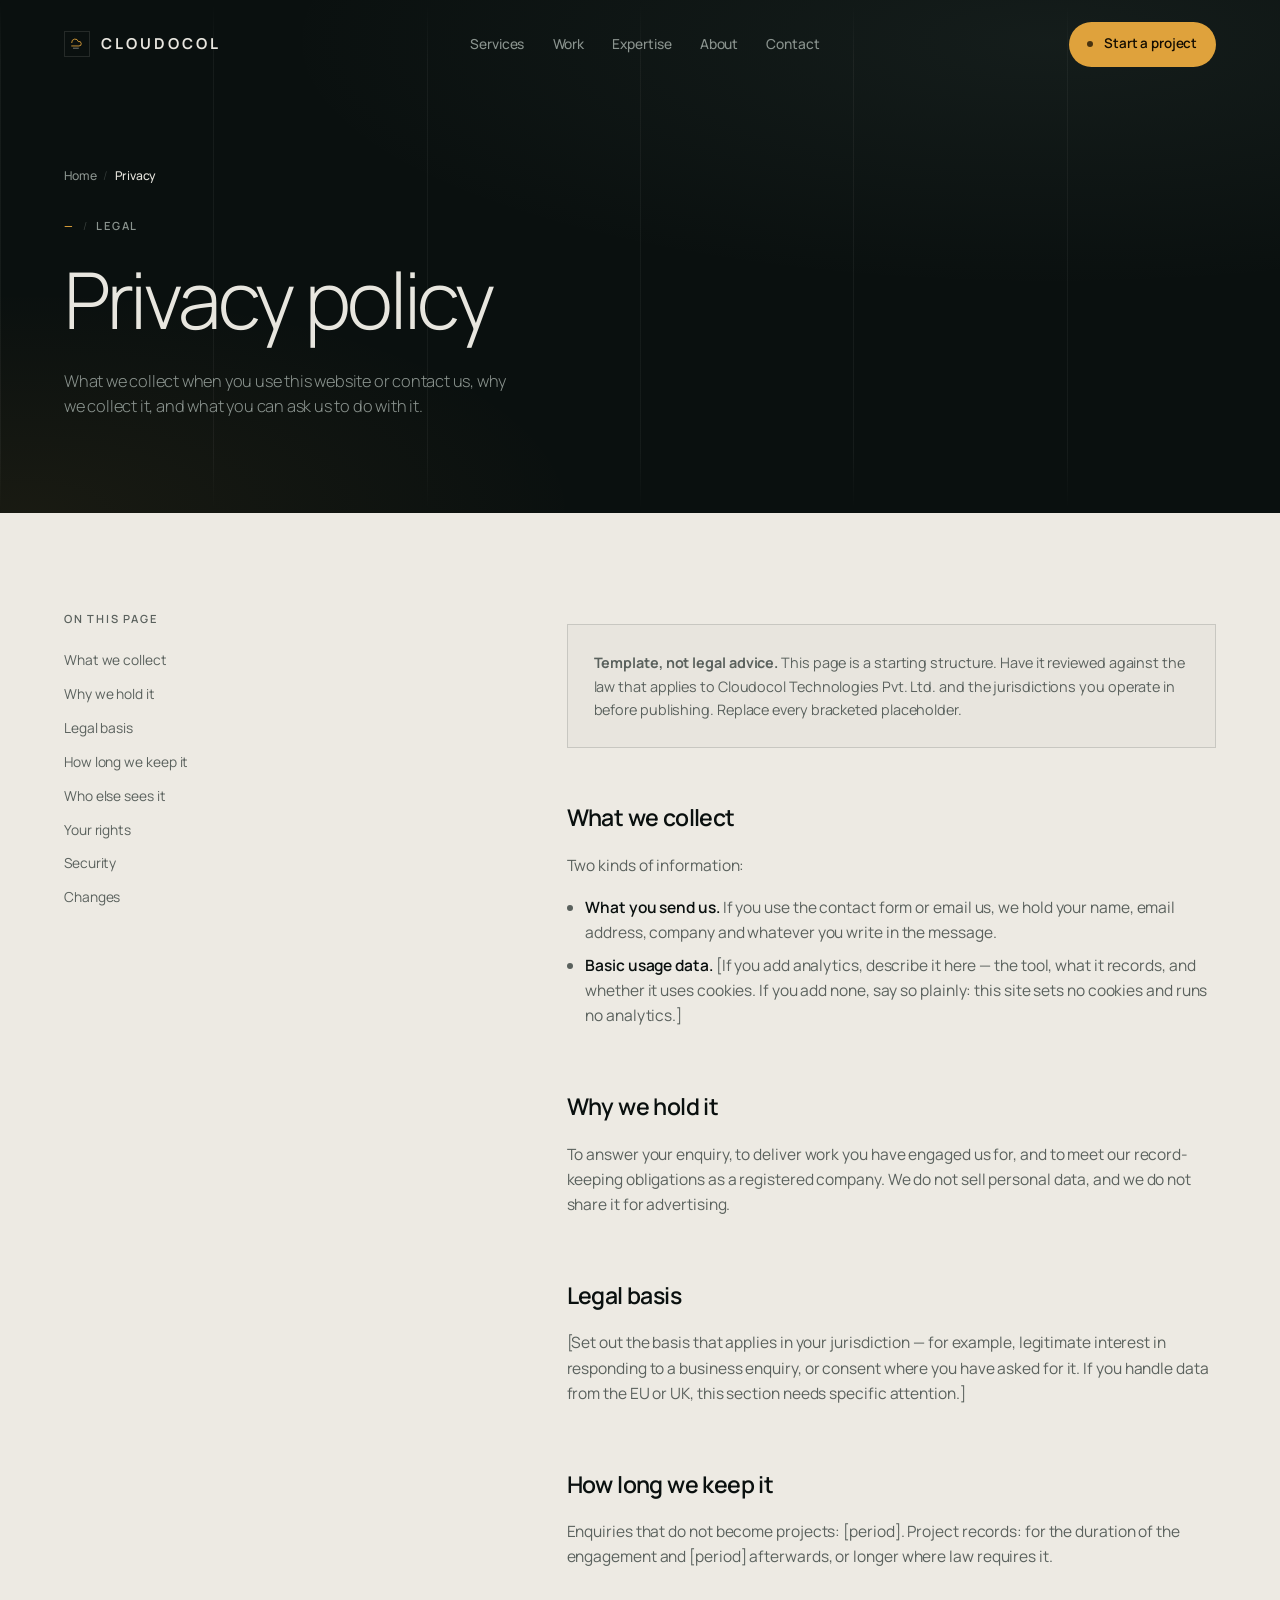
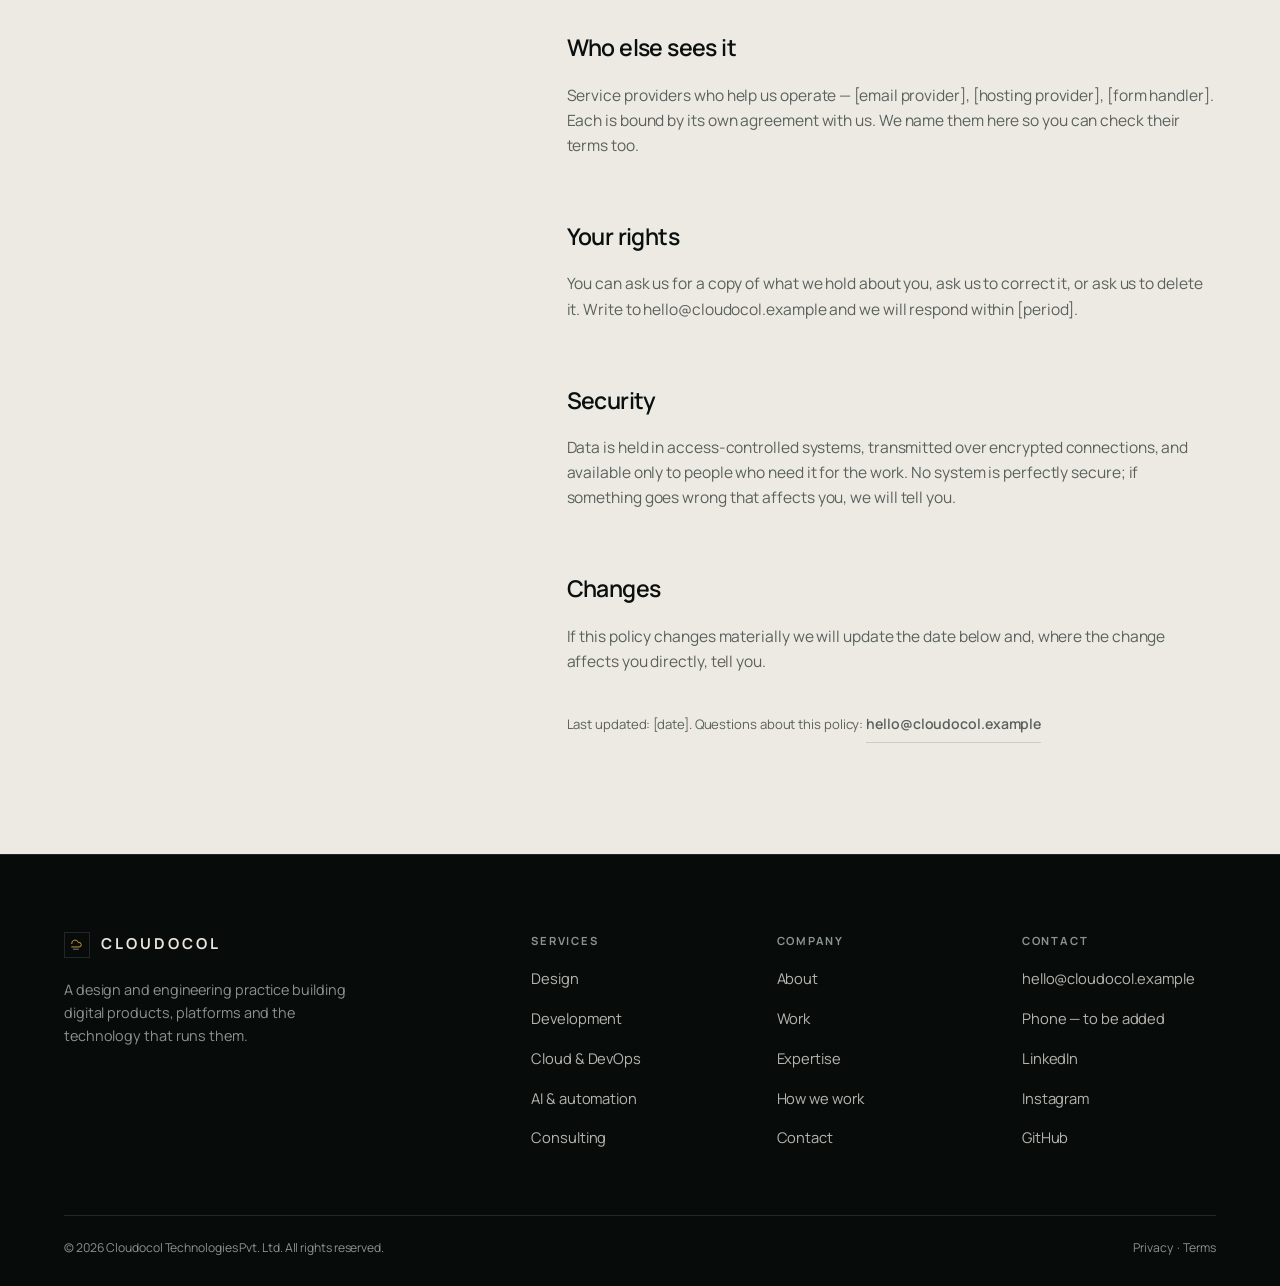
<file: privacy.html>
<!DOCTYPE html>
<html lang="en" data-theme="dark">
<head>
<meta charset="utf-8" />
<meta name="viewport" content="width=device-width, initial-scale=1, viewport-fit=cover" />
<title>Privacy policy — Cloudocol</title>
<meta name="description" content="What Cloudocol collects, why, and what you can ask us to do with it." />
<meta property="og:title" content="Privacy policy — Cloudocol" />
<meta property="og:description" content="What Cloudocol collects, why, and what you can ask us to do with it." />
<meta property="og:type" content="website" />
<meta name="twitter:card" content="summary_large_image" />
<meta name="theme-color" content="#0A100F" />
<link rel="preconnect" href="https://fonts.googleapis.com">
<link rel="preconnect" href="https://fonts.gstatic.com" crossorigin>
<link href="https://fonts.googleapis.com/css2?family=Manrope:wght@200;300;400;500;600;700;800&display=swap" rel="stylesheet">
<link rel="stylesheet" href="assets/css/styles.css" />
<noscript><style>
  /* content must never depend on JavaScript to become visible */
  [data-reveal],[data-proj],[data-why],[data-fig]{ opacity:1 !important; transform:none !important; }
  .mask > span{ transform:none !important; }
  .proj-media{ clip-path:none !important; }
  .proc-step{ opacity:1 !important; }
  .cursor,.progress{ display:none !important; }
</style></noscript>
</head>
<body data-page="">

<a class="skip-link" href="#main">Skip to content</a>
<div class="cursor" id="cursor" aria-hidden="true"></div>

<header class="nav" id="nav">
  <span class="progress" id="progress" aria-hidden="true"></span>
  <div class="wrap nav-in">
    <a class="logo" href="index.html" aria-label="Cloudocol — home">
      <!-- LOGO SLOT: replace the inline <svg> below with the supplied Cloudocol mark -->
      <span class="logo-mark">
        <svg viewBox="0 0 24 24" fill="none" aria-hidden="true">
          <path d="M3 16h13a4 4 0 1 0-1.2-7.8A6 6 0 0 0 3 10" stroke="#DFA23C" stroke-width="1.6" stroke-linecap="round"/>
          <path d="M6 20h9" stroke="#E8E6DF" stroke-width="1.6" stroke-linecap="round" opacity=".55"/>
        </svg>
      </span>
      <span class="logo-word">Cloudocol</span>
    </a>

    <nav class="nav-links" id="navLinks" aria-label="Primary">
      
      <a class="nav-link" href="services.html">Services</a>
      <a class="nav-link" href="work.html">Work</a>
      <a class="nav-link" href="expertise.html">Expertise</a>
      <a class="nav-link" href="about.html">About</a>
      <a class="nav-link" href="contact.html">Contact</a>
      <span class="nav-ind" id="navInd" aria-hidden="true"></span>
    </nav>

    <div class="nav-right">
      <a class="btn btn--solid magnetic" href="contact.html"><span class="btn-in"><span class="dot"></span>Start a project</span></a>
      <button class="burger" id="burger" aria-label="Open menu" aria-expanded="false" aria-controls="menu">
        <span></span><span></span><span></span>
      </button>
    </div>
  </div>
</header>

<div class="menu" id="menu">
  <nav aria-label="Mobile">
      <a class="menu-link" href="services.html">Services</a>
      <a class="menu-link" href="work.html">Work</a>
      <a class="menu-link" href="expertise.html">Expertise</a>
      <a class="menu-link" href="about.html">About</a>
      <a class="menu-link" href="contact.html">Contact</a>
  </nav>
  <div class="menu-foot">
    <span>Cloudocol Technologies Pvt. Ltd.</span>
    <span>hello@cloudocol.example</span>
  </div>
</div>

<main id="main">
<section class="pagehero ruled">
  <div class="wrap">
    <nav class="crumbs" aria-label="Breadcrumb"><a href="index.html">Home</a><span class="sep">/</span><span aria-current="page">Privacy</span></nav>
    <div class="pagehero-grid">
      <div>
        <div class="label" style="margin-bottom:clamp(18px,2vw,28px)"><span class="num">—</span><span class="slash">/</span>Legal</div>
        <h1 class="display" data-reveal>Privacy policy</h1>
        <p class="lede" data-reveal style="--d:.08s">What we collect when you use this website or contact us, why we collect it, and what you can ask us to do with it.</p>
      </div>
      
    </div>
  </div>
</section><section class="section panel-paper">
  <div class="wrap split">
    <div>
      <nav class="prose-toc" aria-label="On this page">
        <div class="label" style="margin-bottom:1.4em">On this page</div>
        <a href="#collect">What we collect</a><a href="#why">Why we hold it</a><a href="#legal-basis">Legal basis</a><a href="#retention">How long we keep it</a><a href="#sharing">Who else sees it</a><a href="#rights">Your rights</a><a href="#security">Security</a><a href="#changes">Changes</a>
      </nav>
    </div>
    <div>
      <p class="note-band" data-reveal style="margin-bottom:clamp(32px,4vw,52px)"><strong>Template, not legal advice.</strong> This page is a starting structure. Have it reviewed against the law that applies to Cloudocol Technologies Pvt. Ltd. and the jurisdictions you operate in before publishing. Replace every bracketed placeholder.</p>
      <div class="prose"><h2 id="collect">What we collect</h2>
        <p>Two kinds of information:</p>
        <ul>
          <li><strong>What you send us.</strong> If you use the contact form or email us, we hold your name, email address, company and whatever you write in the message.</li>
          <li><strong>Basic usage data.</strong> [If you add analytics, describe it here — the tool, what it records, and whether it uses cookies. If you add none, say so plainly: this site sets no cookies and runs no analytics.]</li>
        </ul><h2 id="why">Why we hold it</h2>
        <p>To answer your enquiry, to deliver work you have engaged us for, and to meet our record-keeping obligations as a registered company. We do not sell personal data, and we do not share it for advertising.</p><h2 id="legal-basis">Legal basis</h2>
        <p>[Set out the basis that applies in your jurisdiction — for example, legitimate interest in responding to a business enquiry, or consent where you have asked for it. If you handle data from the EU or UK, this section needs specific attention.]</p><h2 id="retention">How long we keep it</h2>
        <p>Enquiries that do not become projects: [period]. Project records: for the duration of the engagement and [period] afterwards, or longer where law requires it.</p><h2 id="sharing">Who else sees it</h2>
        <p>Service providers who help us operate — [email provider], [hosting provider], [form handler]. Each is bound by its own agreement with us. We name them here so you can check their terms too.</p><h2 id="rights">Your rights</h2>
        <p>You can ask us for a copy of what we hold about you, ask us to correct it, or ask us to delete it. Write to <a href="mailto:hello@cloudocol.example">hello@cloudocol.example</a> and we will respond within [period].</p><h2 id="security">Security</h2>
        <p>Data is held in access-controlled systems, transmitted over encrypted connections, and available only to people who need it for the work. No system is perfectly secure; if something goes wrong that affects you, we will tell you.</p><h2 id="changes">Changes</h2>
        <p>If this policy changes materially we will update the date below and, where the change affects you directly, tell you.</p></div>
      <p style="margin-top:3em;font-size:.82rem;color:var(--on-paper-mute)">Last updated: [date]. Questions about this policy: <a class="link-a" href="mailto:hello@cloudocol.example">hello@cloudocol.example</a></p>
    </div>
  </div>
</section>
</main>

<footer class="footer">
  <div class="wrap">
    <div class="foot-grid">
      <div class="foot-about">
        <a class="logo" href="index.html" aria-label="Cloudocol — home">
          <span class="logo-mark">
            <svg viewBox="0 0 24 24" fill="none" aria-hidden="true">
          <path d="M3 16h13a4 4 0 1 0-1.2-7.8A6 6 0 0 0 3 10" stroke="#DFA23C" stroke-width="1.6" stroke-linecap="round"/>
          <path d="M6 20h9" stroke="#E8E6DF" stroke-width="1.6" stroke-linecap="round" opacity=".55"/>
        </svg>
          </span>
          <span class="logo-word">Cloudocol</span>
        </a>
        <p>A design and engineering practice building digital products, platforms and the technology that runs them.</p>
      </div>

      <div class="foot-col">
        <h4>Services</h4>
        <ul>
          <li><a href="services.html#design">Design</a></li>
          <li><a href="services.html#development">Development</a></li>
          <li><a href="services.html#technology">Cloud &amp; DevOps</a></li>
          <li><a href="services.html#technology">AI &amp; automation</a></li>
          <li><a href="services.html#technology">Consulting</a></li>
        </ul>
      </div>

      <div class="foot-col">
        <h4>Company</h4>
        <ul>
          <li><a href="about.html">About</a></li>
          <li><a href="work.html">Work</a></li>
          <li><a href="expertise.html">Expertise</a></li>
          <li><a href="process.html">How we work</a></li>
          <li><a href="contact.html">Contact</a></li>
        </ul>
      </div>

      <!-- Contact details use the reserved .example domain as placeholders — swap in real ones -->
      <div class="foot-col">
        <h4>Contact</h4>
        <ul>
          <li><a href="mailto:hello@cloudocol.example">hello@cloudocol.example</a></li>
          <li><a href="contact.html">Phone — to be added</a></li>
          <li><a href="contact.html">LinkedIn</a></li>
          <li><a href="contact.html">Instagram</a></li>
          <li><a href="contact.html">GitHub</a></li>
        </ul>
      </div>
    </div>

    <div class="foot-bar">
      <span>© <span id="yr">2026</span> Cloudocol Technologies Pvt. Ltd. All rights reserved.</span>
      <span><a href="privacy.html">Privacy</a> &nbsp;·&nbsp; <a href="terms.html">Terms</a></span>
    </div>
  </div>
</footer>

<button class="totop" id="toTop" aria-label="Back to top">
  <svg width="15" height="15" viewBox="0 0 16 16" aria-hidden="true" fill="none" stroke="currentColor" stroke-width="1.4">
    <line x1="8" y1="14" x2="8" y2="2"/><polyline points="3,7 8,2 13,7"/>
  </svg>
</button>

<script src="assets/js/main.js" defer></script>
</body>
</html>
</file>
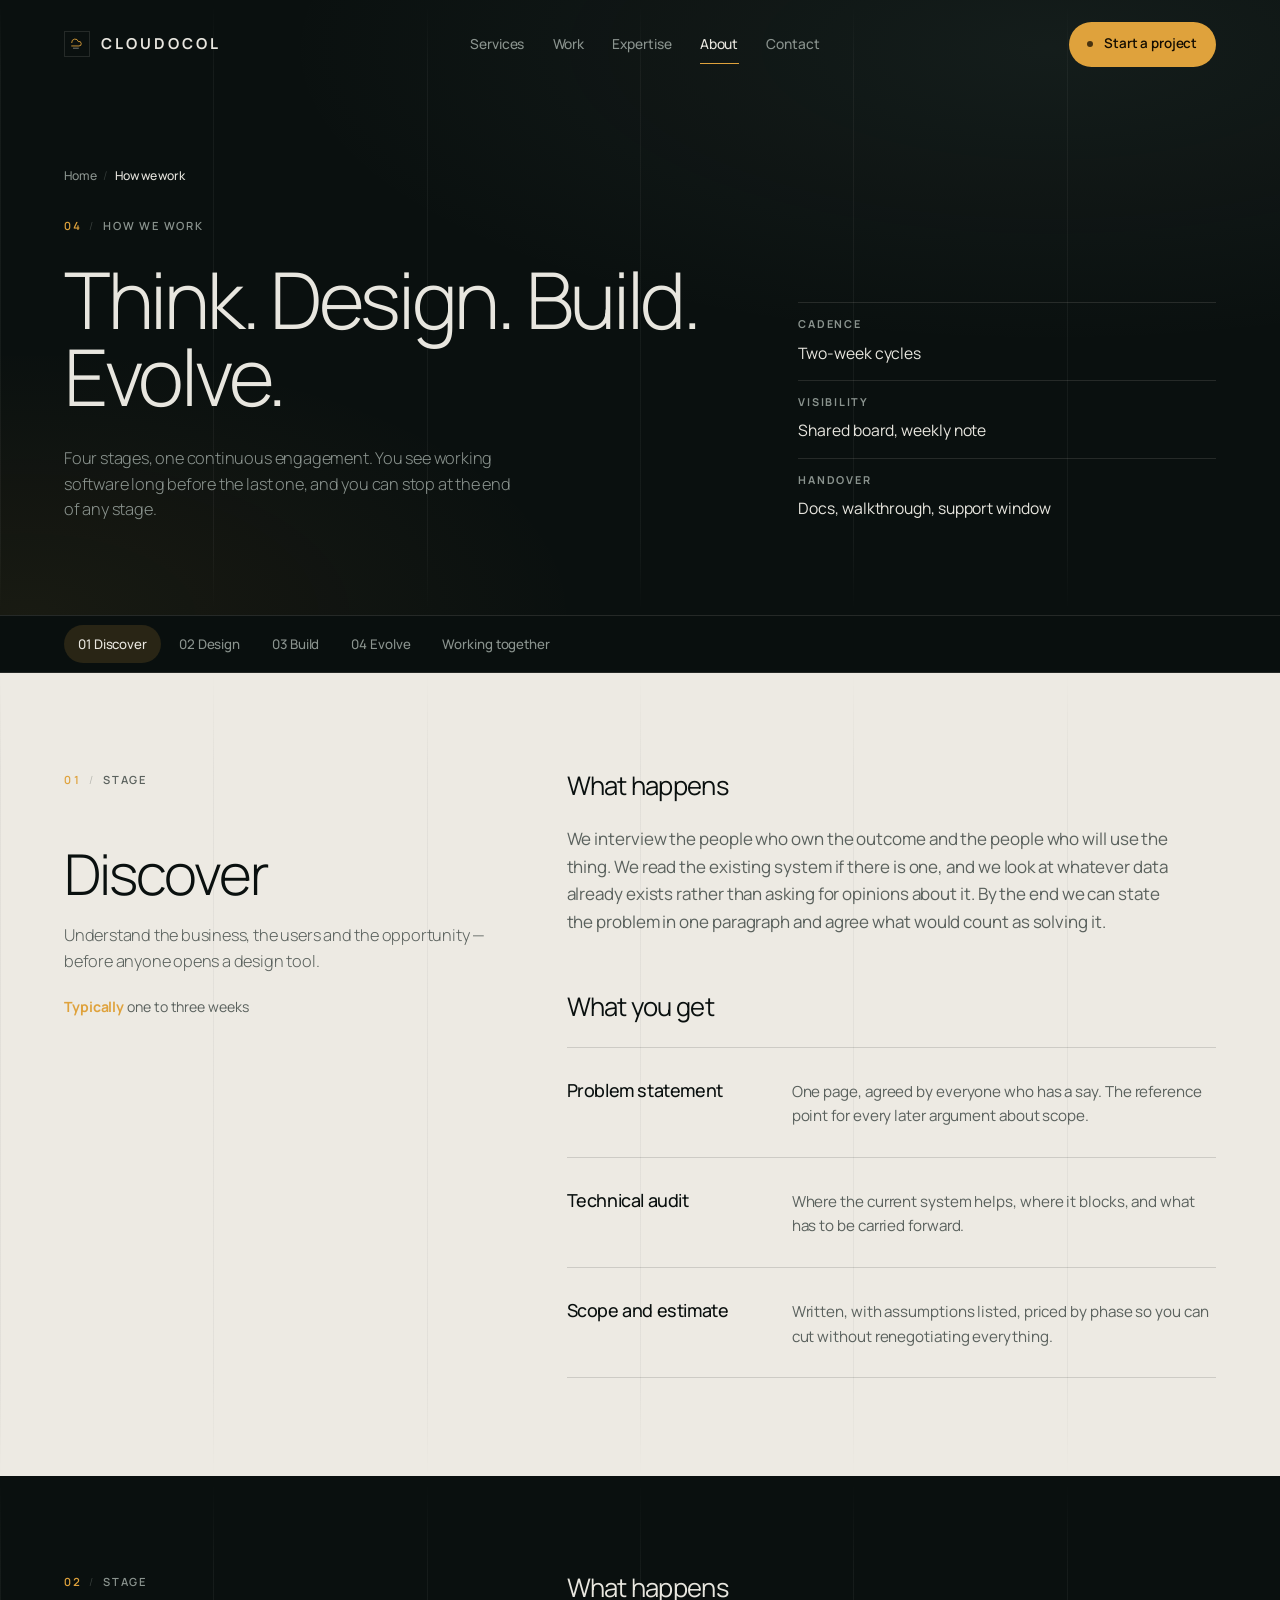
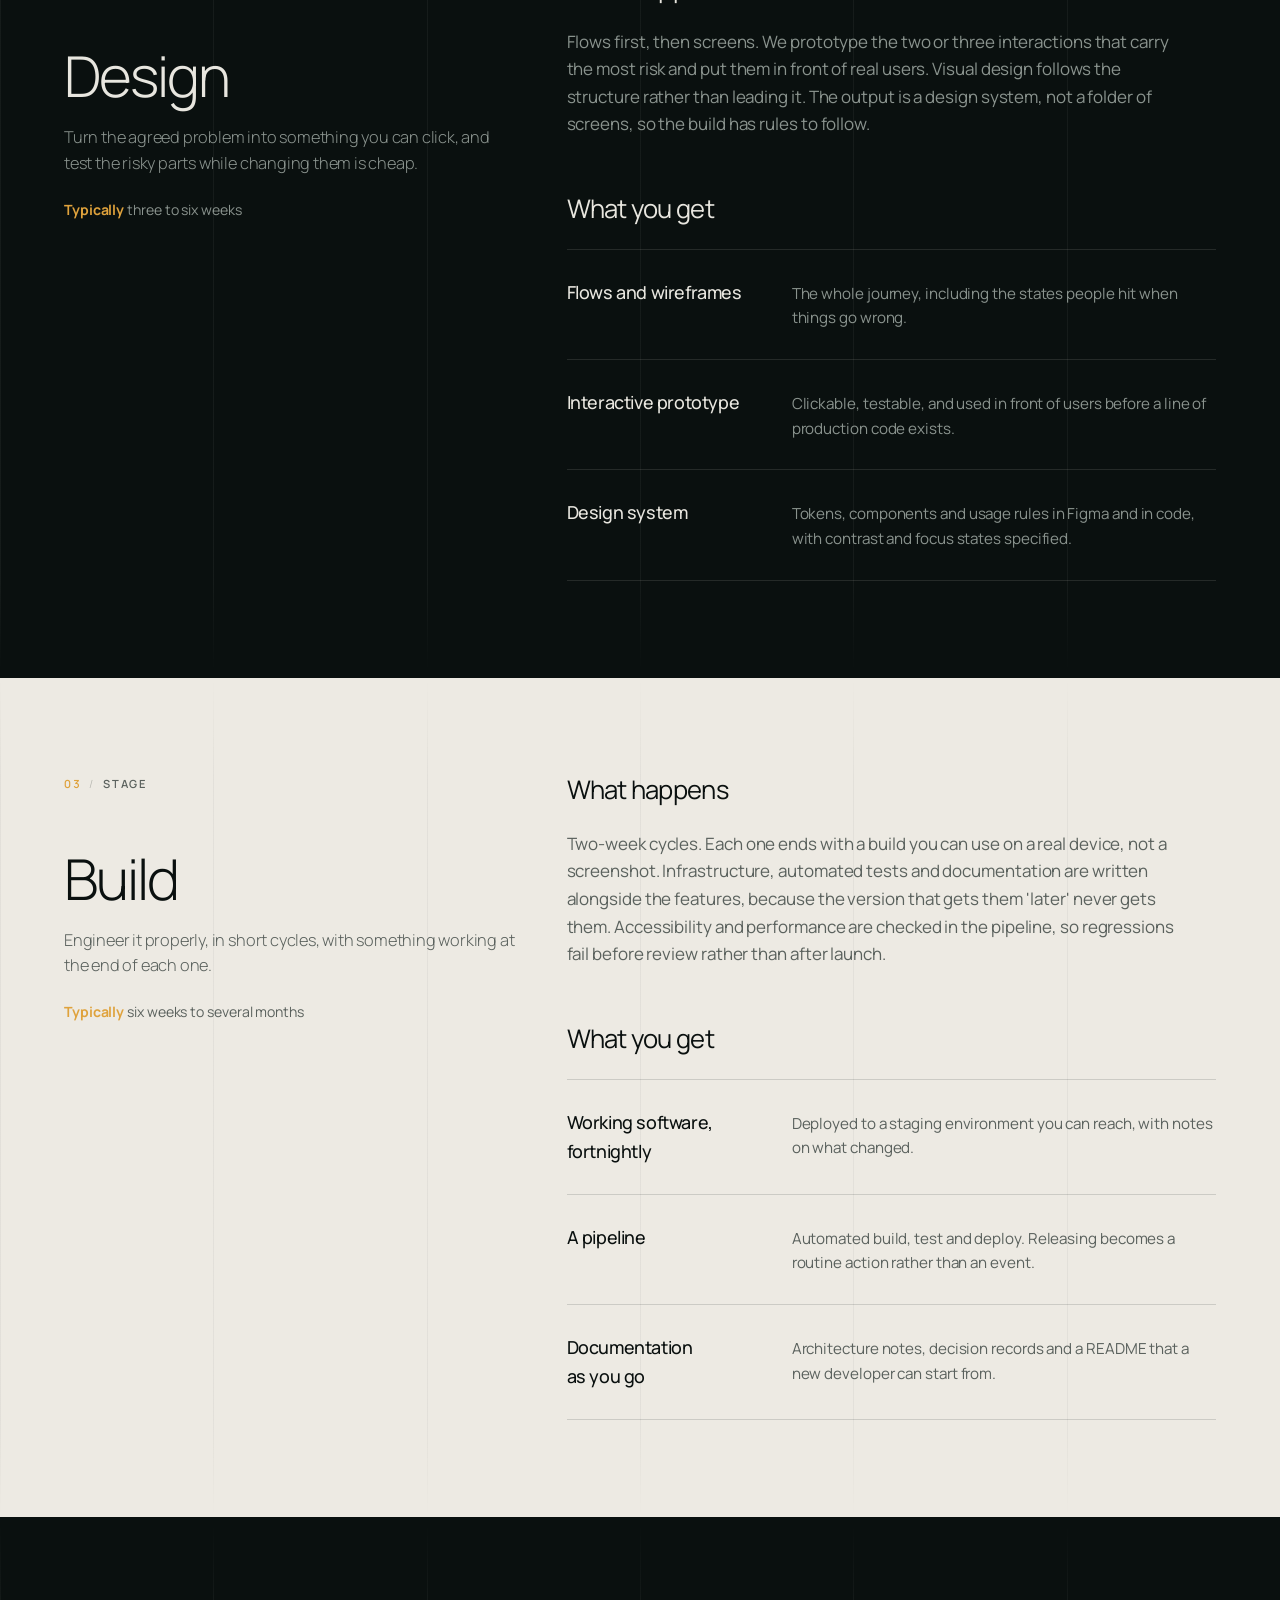
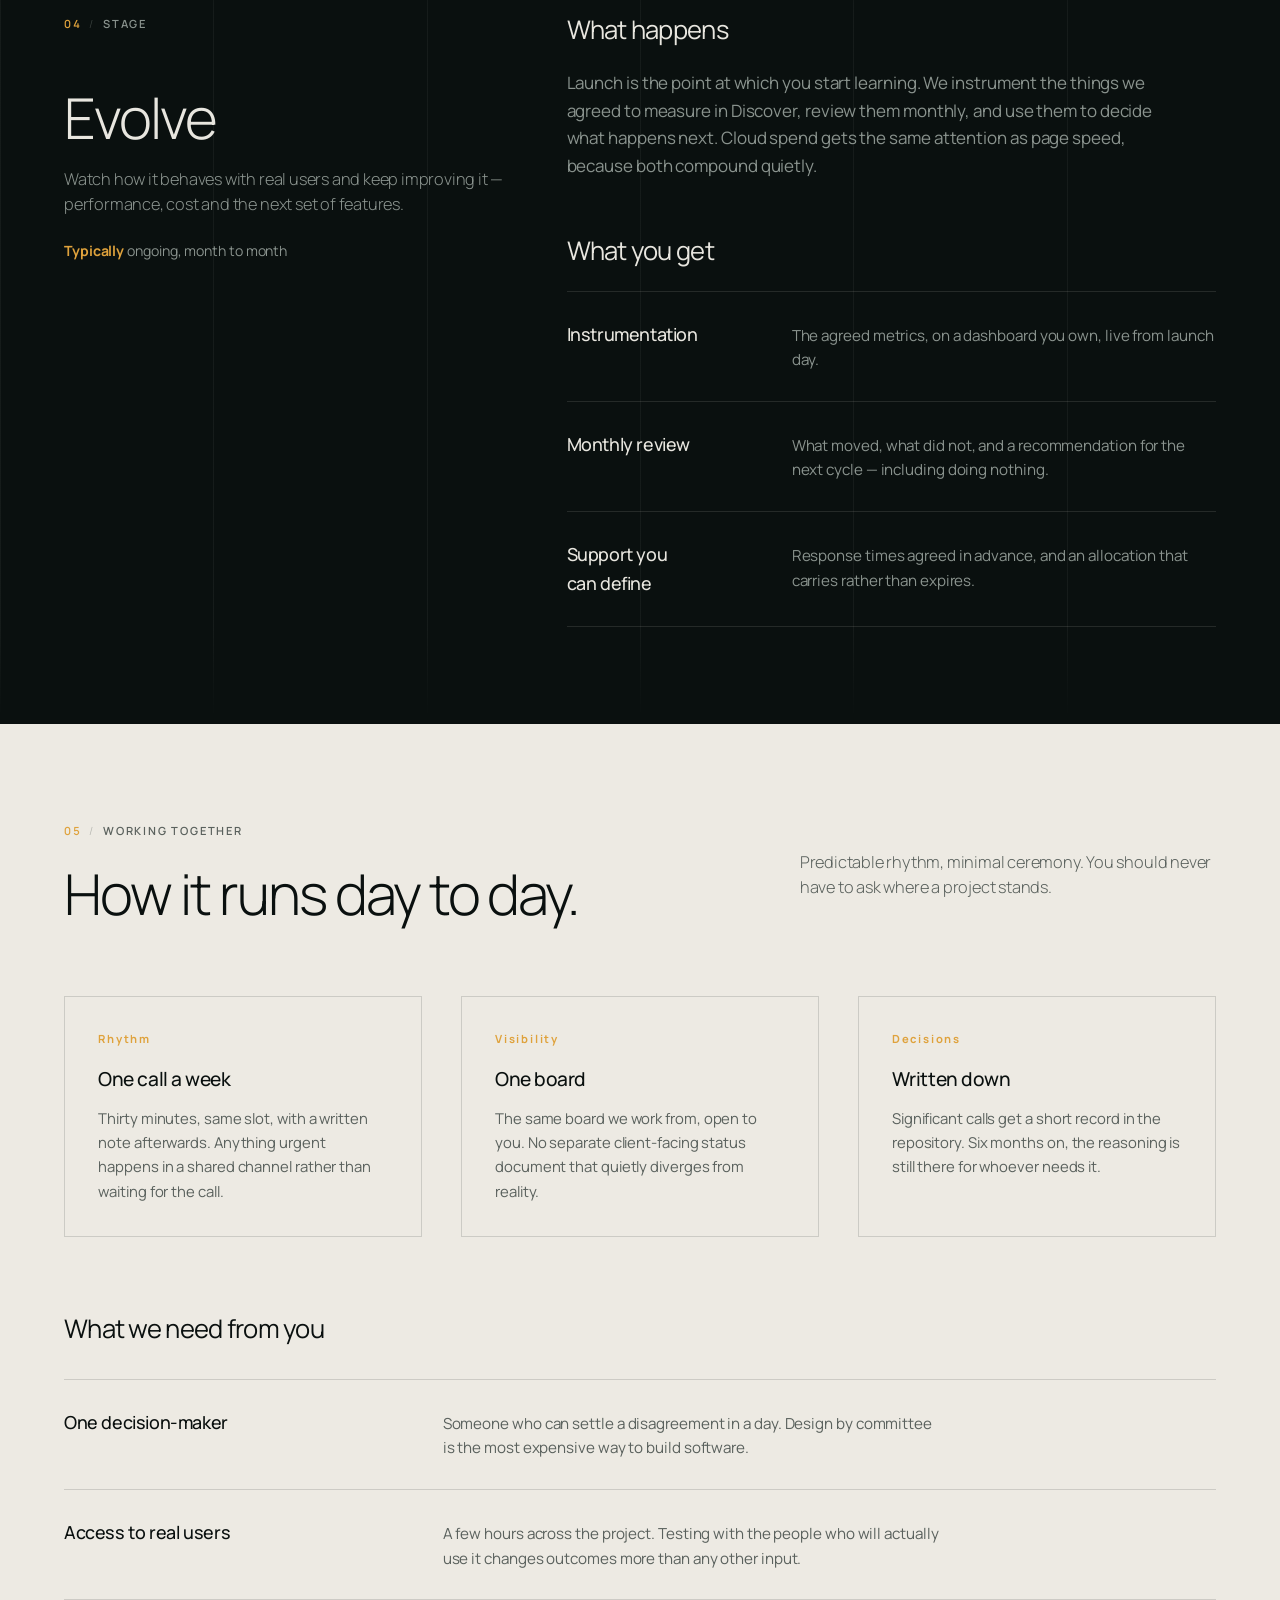
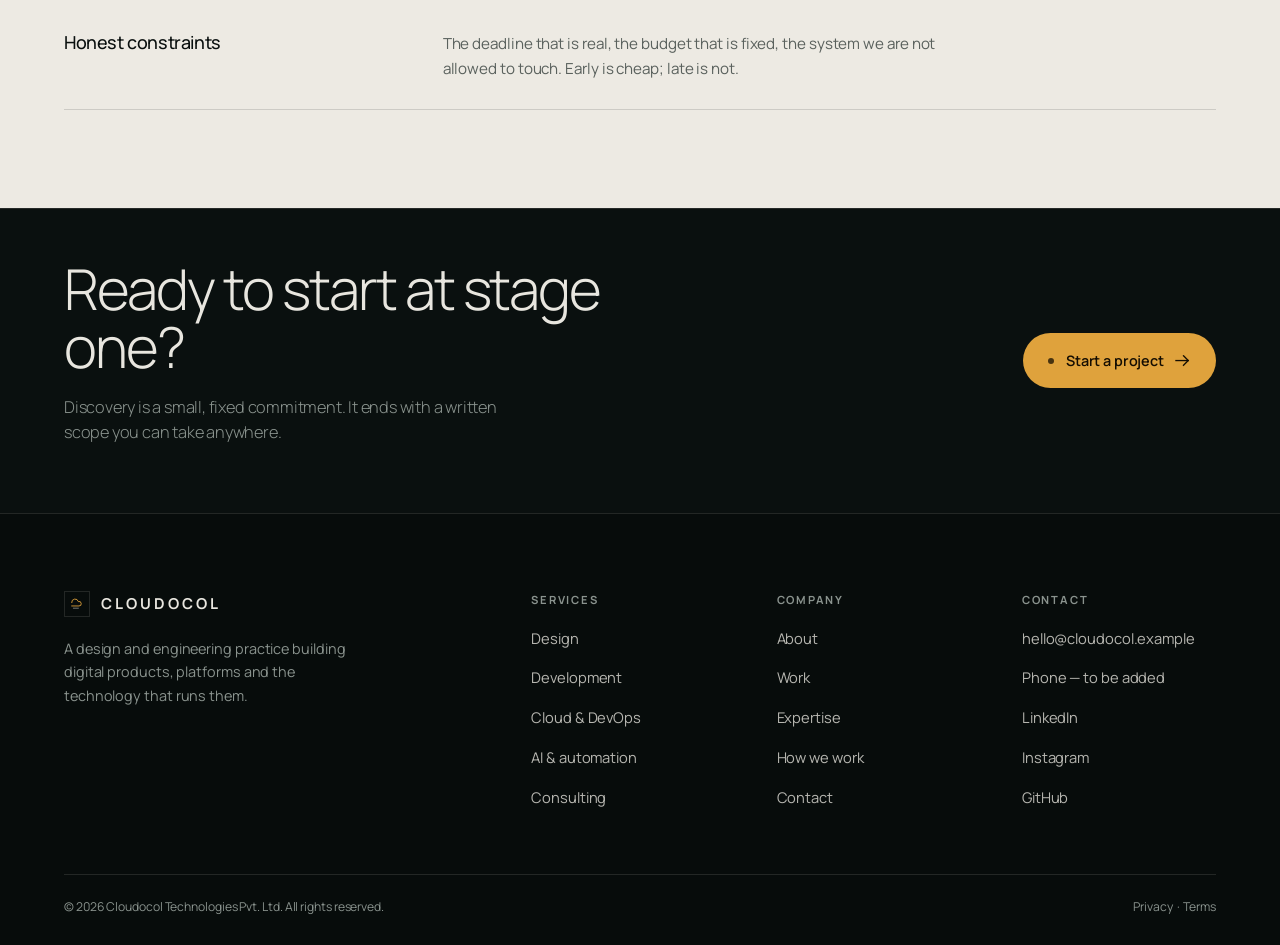
<file: process.html>
<!DOCTYPE html>
<html lang="en" data-theme="dark">
<head>
<meta charset="utf-8" />
<meta name="viewport" content="width=device-width, initial-scale=1, viewport-fit=cover" />
<title>How we work — Cloudocol</title>
<meta name="description" content="Discover, design, build, evolve. How a Cloudocol engagement runs, stage by stage." />
<meta property="og:title" content="How we work — Cloudocol" />
<meta property="og:description" content="Discover, design, build, evolve. How a Cloudocol engagement runs, stage by stage." />
<meta property="og:type" content="website" />
<meta name="twitter:card" content="summary_large_image" />
<meta name="theme-color" content="#0A100F" />
<link rel="preconnect" href="https://fonts.googleapis.com">
<link rel="preconnect" href="https://fonts.gstatic.com" crossorigin>
<link href="https://fonts.googleapis.com/css2?family=Manrope:wght@200;300;400;500;600;700;800&display=swap" rel="stylesheet">
<link rel="stylesheet" href="assets/css/styles.css" />
<noscript><style>
  /* content must never depend on JavaScript to become visible */
  [data-reveal],[data-proj],[data-why],[data-fig]{ opacity:1 !important; transform:none !important; }
  .mask > span{ transform:none !important; }
  .proj-media{ clip-path:none !important; }
  .proc-step{ opacity:1 !important; }
  .cursor,.progress{ display:none !important; }
</style></noscript>
</head>
<body data-page="about">

<a class="skip-link" href="#main">Skip to content</a>
<div class="cursor" id="cursor" aria-hidden="true"></div>

<header class="nav" id="nav">
  <span class="progress" id="progress" aria-hidden="true"></span>
  <div class="wrap nav-in">
    <a class="logo" href="index.html" aria-label="Cloudocol — home">
      <!-- LOGO SLOT: replace the inline <svg> below with the supplied Cloudocol mark -->
      <span class="logo-mark">
        <svg viewBox="0 0 24 24" fill="none" aria-hidden="true">
          <path d="M3 16h13a4 4 0 1 0-1.2-7.8A6 6 0 0 0 3 10" stroke="#DFA23C" stroke-width="1.6" stroke-linecap="round"/>
          <path d="M6 20h9" stroke="#E8E6DF" stroke-width="1.6" stroke-linecap="round" opacity=".55"/>
        </svg>
      </span>
      <span class="logo-word">Cloudocol</span>
    </a>

    <nav class="nav-links" id="navLinks" aria-label="Primary">
      
      <a class="nav-link" href="services.html">Services</a>
      <a class="nav-link" href="work.html">Work</a>
      <a class="nav-link" href="expertise.html">Expertise</a>
      <a class="nav-link is-active" href="about.html" aria-current="page">About</a>
      <a class="nav-link" href="contact.html">Contact</a>
      <span class="nav-ind" id="navInd" aria-hidden="true"></span>
    </nav>

    <div class="nav-right">
      <a class="btn btn--solid magnetic" href="contact.html"><span class="btn-in"><span class="dot"></span>Start a project</span></a>
      <button class="burger" id="burger" aria-label="Open menu" aria-expanded="false" aria-controls="menu">
        <span></span><span></span><span></span>
      </button>
    </div>
  </div>
</header>

<div class="menu" id="menu">
  <nav aria-label="Mobile">
      <a class="menu-link" href="services.html">Services</a>
      <a class="menu-link" href="work.html">Work</a>
      <a class="menu-link" href="expertise.html">Expertise</a>
      <a class="menu-link" href="about.html">About</a>
      <a class="menu-link" href="contact.html">Contact</a>
  </nav>
  <div class="menu-foot">
    <span>Cloudocol Technologies Pvt. Ltd.</span>
    <span>hello@cloudocol.example</span>
  </div>
</div>

<main id="main">
<section class="pagehero ruled">
  <div class="wrap">
    <nav class="crumbs" aria-label="Breadcrumb"><a href="index.html">Home</a><span class="sep">/</span><span aria-current="page">How we work</span></nav>
    <div class="pagehero-grid">
      <div>
        <div class="label" style="margin-bottom:clamp(18px,2vw,28px)"><span class="num">04</span><span class="slash">/</span>How we work</div>
        <h1 class="display" data-reveal>Think. Design. Build. Evolve.</h1>
        <p class="lede" data-reveal style="--d:.08s">Four stages, one continuous engagement. You see working software long before the last one, and you can stop at the end of any stage.</p>
      </div>
      <dl class="pagehero-facts" data-reveal style="--d:.12s"><div class="fact"><dt>Cadence</dt><dd>Two-week cycles</dd></div><div class="fact"><dt>Visibility</dt><dd>Shared board, weekly note</dd></div><div class="fact"><dt>Handover</dt><dd>Docs, walkthrough, support window</dd></div></dl>
    </div>
  </div>
</section><div class="subnav">
  <div class="wrap subnav-in"><a href="#stage-01">01 Discover</a><a href="#stage-02">02 Design</a><a href="#stage-03">03 Build</a><a href="#stage-04">04 Evolve</a><a href="#working">Working together</a></div>
</div><section class="section panel-paper ruled" id="stage-01">
  <div class="wrap split">
    <div>
      <div class="label"><span class="num">01</span><span class="slash">/</span>Stage</div>
      <h2 class="h2" data-reveal style="margin-top:1em">Discover</h2>
      <p class="lede" data-reveal style="--d:.08s;margin-top:1.2em">Understand the business, the users and the opportunity — before anyone opens a design tool.</p>
      <p class="body-mute" data-reveal style="--d:.12s;margin-top:1.6em;font-size:.88rem"><strong style="color:var(--accent)">Typically</strong> one to three weeks</p>
    </div>
    <div data-reveal style="--d:.1s">
      <h3 class="h3" style="margin-bottom:1em">What happens</h3>
      <p class="body-mute">We interview the people who own the outcome and the people who will use the thing. We read the existing system if there is one, and we look at whatever data already exists rather than asking for opinions about it. By the end we can state the problem in one paragraph and agree what would count as solving it.</p>
      <h3 class="h3" style="margin:2.2em 0 1em">What you get</h3>
      <dl class="deflist"><div class="defrow"><dt>Problem statement</dt><dd>One page, agreed by everyone who has a say. The reference point for every later argument about scope.</dd></div>
             <div class="defrow"><dt>Technical audit</dt><dd>Where the current system helps, where it blocks, and what has to be carried forward.</dd></div>
             <div class="defrow"><dt>Scope and estimate</dt><dd>Written, with assumptions listed, priced by phase so you can cut without renegotiating everything.</dd></div></dl>
    </div>
  </div>
</section><section class="section panel-ink ruled" id="stage-02">
  <div class="wrap split">
    <div>
      <div class="label"><span class="num">02</span><span class="slash">/</span>Stage</div>
      <h2 class="h2" data-reveal style="margin-top:1em">Design</h2>
      <p class="lede" data-reveal style="--d:.08s;margin-top:1.2em">Turn the agreed problem into something you can click, and test the risky parts while changing them is cheap.</p>
      <p class="body-mute" data-reveal style="--d:.12s;margin-top:1.6em;font-size:.88rem"><strong style="color:var(--accent)">Typically</strong> three to six weeks</p>
    </div>
    <div data-reveal style="--d:.1s">
      <h3 class="h3" style="margin-bottom:1em">What happens</h3>
      <p class="body-mute">Flows first, then screens. We prototype the two or three interactions that carry the most risk and put them in front of real users. Visual design follows the structure rather than leading it. The output is a design system, not a folder of screens, so the build has rules to follow.</p>
      <h3 class="h3" style="margin:2.2em 0 1em">What you get</h3>
      <dl class="deflist"><div class="defrow"><dt>Flows and wireframes</dt><dd>The whole journey, including the states people hit when things go wrong.</dd></div>
             <div class="defrow"><dt>Interactive prototype</dt><dd>Clickable, testable, and used in front of users before a line of production code exists.</dd></div>
             <div class="defrow"><dt>Design system</dt><dd>Tokens, components and usage rules in Figma and in code, with contrast and focus states specified.</dd></div></dl>
    </div>
  </div>
</section><section class="section panel-paper ruled" id="stage-03">
  <div class="wrap split">
    <div>
      <div class="label"><span class="num">03</span><span class="slash">/</span>Stage</div>
      <h2 class="h2" data-reveal style="margin-top:1em">Build</h2>
      <p class="lede" data-reveal style="--d:.08s;margin-top:1.2em">Engineer it properly, in short cycles, with something working at the end of each one.</p>
      <p class="body-mute" data-reveal style="--d:.12s;margin-top:1.6em;font-size:.88rem"><strong style="color:var(--accent)">Typically</strong> six weeks to several months</p>
    </div>
    <div data-reveal style="--d:.1s">
      <h3 class="h3" style="margin-bottom:1em">What happens</h3>
      <p class="body-mute">Two-week cycles. Each one ends with a build you can use on a real device, not a screenshot. Infrastructure, automated tests and documentation are written alongside the features, because the version that gets them 'later' never gets them. Accessibility and performance are checked in the pipeline, so regressions fail before review rather than after launch.</p>
      <h3 class="h3" style="margin:2.2em 0 1em">What you get</h3>
      <dl class="deflist"><div class="defrow"><dt>Working software, fortnightly</dt><dd>Deployed to a staging environment you can reach, with notes on what changed.</dd></div>
             <div class="defrow"><dt>A pipeline</dt><dd>Automated build, test and deploy. Releasing becomes a routine action rather than an event.</dd></div>
             <div class="defrow"><dt>Documentation as you go</dt><dd>Architecture notes, decision records and a README that a new developer can start from.</dd></div></dl>
    </div>
  </div>
</section><section class="section panel-ink ruled" id="stage-04">
  <div class="wrap split">
    <div>
      <div class="label"><span class="num">04</span><span class="slash">/</span>Stage</div>
      <h2 class="h2" data-reveal style="margin-top:1em">Evolve</h2>
      <p class="lede" data-reveal style="--d:.08s;margin-top:1.2em">Watch how it behaves with real users and keep improving it — performance, cost and the next set of features.</p>
      <p class="body-mute" data-reveal style="--d:.12s;margin-top:1.6em;font-size:.88rem"><strong style="color:var(--accent)">Typically</strong> ongoing, month to month</p>
    </div>
    <div data-reveal style="--d:.1s">
      <h3 class="h3" style="margin-bottom:1em">What happens</h3>
      <p class="body-mute">Launch is the point at which you start learning. We instrument the things we agreed to measure in Discover, review them monthly, and use them to decide what happens next. Cloud spend gets the same attention as page speed, because both compound quietly.</p>
      <h3 class="h3" style="margin:2.2em 0 1em">What you get</h3>
      <dl class="deflist"><div class="defrow"><dt>Instrumentation</dt><dd>The agreed metrics, on a dashboard you own, live from launch day.</dd></div>
             <div class="defrow"><dt>Monthly review</dt><dd>What moved, what did not, and a recommendation for the next cycle — including doing nothing.</dd></div>
             <div class="defrow"><dt>Support you can define</dt><dd>Response times agreed in advance, and an allocation that carries rather than expires.</dd></div></dl>
    </div>
  </div>
</section>
<section class="section panel-paper" id="working">
  <div class="wrap">
    <div class="sec-head">
      <div>
        <div class="label"><span class="num">05</span><span class="slash">/</span>Working together</div>
        <h2 class="h2" data-reveal>How it runs day to day.</h2>
      </div>
      <p class="lede" data-reveal style="--d:.08s">Predictable rhythm, minimal ceremony. You should never have to ask where a project stands.</p>
    </div>
    <div class="cols cols--3">
      <div class="block" data-reveal><span class="bnum">Rhythm</span><h3>One call a week</h3><p>Thirty minutes, same slot, with a written note afterwards. Anything urgent happens in a shared channel rather than waiting for the call.</p></div>
      <div class="block" data-reveal style="--d:.08s"><span class="bnum">Visibility</span><h3>One board</h3><p>The same board we work from, open to you. No separate client-facing status document that quietly diverges from reality.</p></div>
      <div class="block" data-reveal style="--d:.16s"><span class="bnum">Decisions</span><h3>Written down</h3><p>Significant calls get a short record in the repository. Six months on, the reasoning is still there for whoever needs it.</p></div>
    </div>

    <div style="margin-top:clamp(48px,6vw,84px)">
      <h3 class="h3" data-reveal style="margin-bottom:1.4em">What we need from you</h3>
      <dl class="deflist" data-reveal>
        <div class="defrow"><dt>One decision-maker</dt><dd>Someone who can settle a disagreement in a day. Design by committee is the most expensive way to build software.</dd></div>
        <div class="defrow"><dt>Access to real users</dt><dd>A few hours across the project. Testing with the people who will actually use it changes outcomes more than any other input.</dd></div>
        <div class="defrow"><dt>Honest constraints</dt><dd>The deadline that is real, the budget that is fixed, the system we are not allowed to touch. Early is cheap; late is not.</dd></div>
      </dl>
    </div>
  </div>
</section>
<section class="section section--tight panel-ink band">
  <div class="wrap band-in">
    <div>
      <h2 class="h2" data-reveal>Ready to start at stage one?</h2>
      <p class="lede" data-reveal style="--d:.08s;margin-top:1.1em">Discovery is a small, fixed commitment. It ends with a written scope you can take anywhere.</p>
    </div>
    <a class="btn btn--solid magnetic" href="contact.html" data-reveal style="--d:.14s"><span class="btn-in"><span class="dot"></span>Start a project <svg class="arrow" viewBox="0 0 16 16" aria-hidden="true"><line x1="1" y1="8" x2="14" y2="8"/><polyline points="9,3 14,8 9,13"/></svg></span></a>
  </div>
</section>
</main>

<footer class="footer">
  <div class="wrap">
    <div class="foot-grid">
      <div class="foot-about">
        <a class="logo" href="index.html" aria-label="Cloudocol — home">
          <span class="logo-mark">
            <svg viewBox="0 0 24 24" fill="none" aria-hidden="true">
          <path d="M3 16h13a4 4 0 1 0-1.2-7.8A6 6 0 0 0 3 10" stroke="#DFA23C" stroke-width="1.6" stroke-linecap="round"/>
          <path d="M6 20h9" stroke="#E8E6DF" stroke-width="1.6" stroke-linecap="round" opacity=".55"/>
        </svg>
          </span>
          <span class="logo-word">Cloudocol</span>
        </a>
        <p>A design and engineering practice building digital products, platforms and the technology that runs them.</p>
      </div>

      <div class="foot-col">
        <h4>Services</h4>
        <ul>
          <li><a href="services.html#design">Design</a></li>
          <li><a href="services.html#development">Development</a></li>
          <li><a href="services.html#technology">Cloud &amp; DevOps</a></li>
          <li><a href="services.html#technology">AI &amp; automation</a></li>
          <li><a href="services.html#technology">Consulting</a></li>
        </ul>
      </div>

      <div class="foot-col">
        <h4>Company</h4>
        <ul>
          <li><a href="about.html">About</a></li>
          <li><a href="work.html">Work</a></li>
          <li><a href="expertise.html">Expertise</a></li>
          <li><a href="process.html">How we work</a></li>
          <li><a href="contact.html">Contact</a></li>
        </ul>
      </div>

      <!-- Contact details use the reserved .example domain as placeholders — swap in real ones -->
      <div class="foot-col">
        <h4>Contact</h4>
        <ul>
          <li><a href="mailto:hello@cloudocol.example">hello@cloudocol.example</a></li>
          <li><a href="contact.html">Phone — to be added</a></li>
          <li><a href="contact.html">LinkedIn</a></li>
          <li><a href="contact.html">Instagram</a></li>
          <li><a href="contact.html">GitHub</a></li>
        </ul>
      </div>
    </div>

    <div class="foot-bar">
      <span>© <span id="yr">2026</span> Cloudocol Technologies Pvt. Ltd. All rights reserved.</span>
      <span><a href="privacy.html">Privacy</a> &nbsp;·&nbsp; <a href="terms.html">Terms</a></span>
    </div>
  </div>
</footer>

<button class="totop" id="toTop" aria-label="Back to top">
  <svg width="15" height="15" viewBox="0 0 16 16" aria-hidden="true" fill="none" stroke="currentColor" stroke-width="1.4">
    <line x1="8" y1="14" x2="8" y2="2"/><polyline points="3,7 8,2 13,7"/>
  </svg>
</button>

<script src="assets/js/main.js" defer></script>
</body>
</html>
</file>
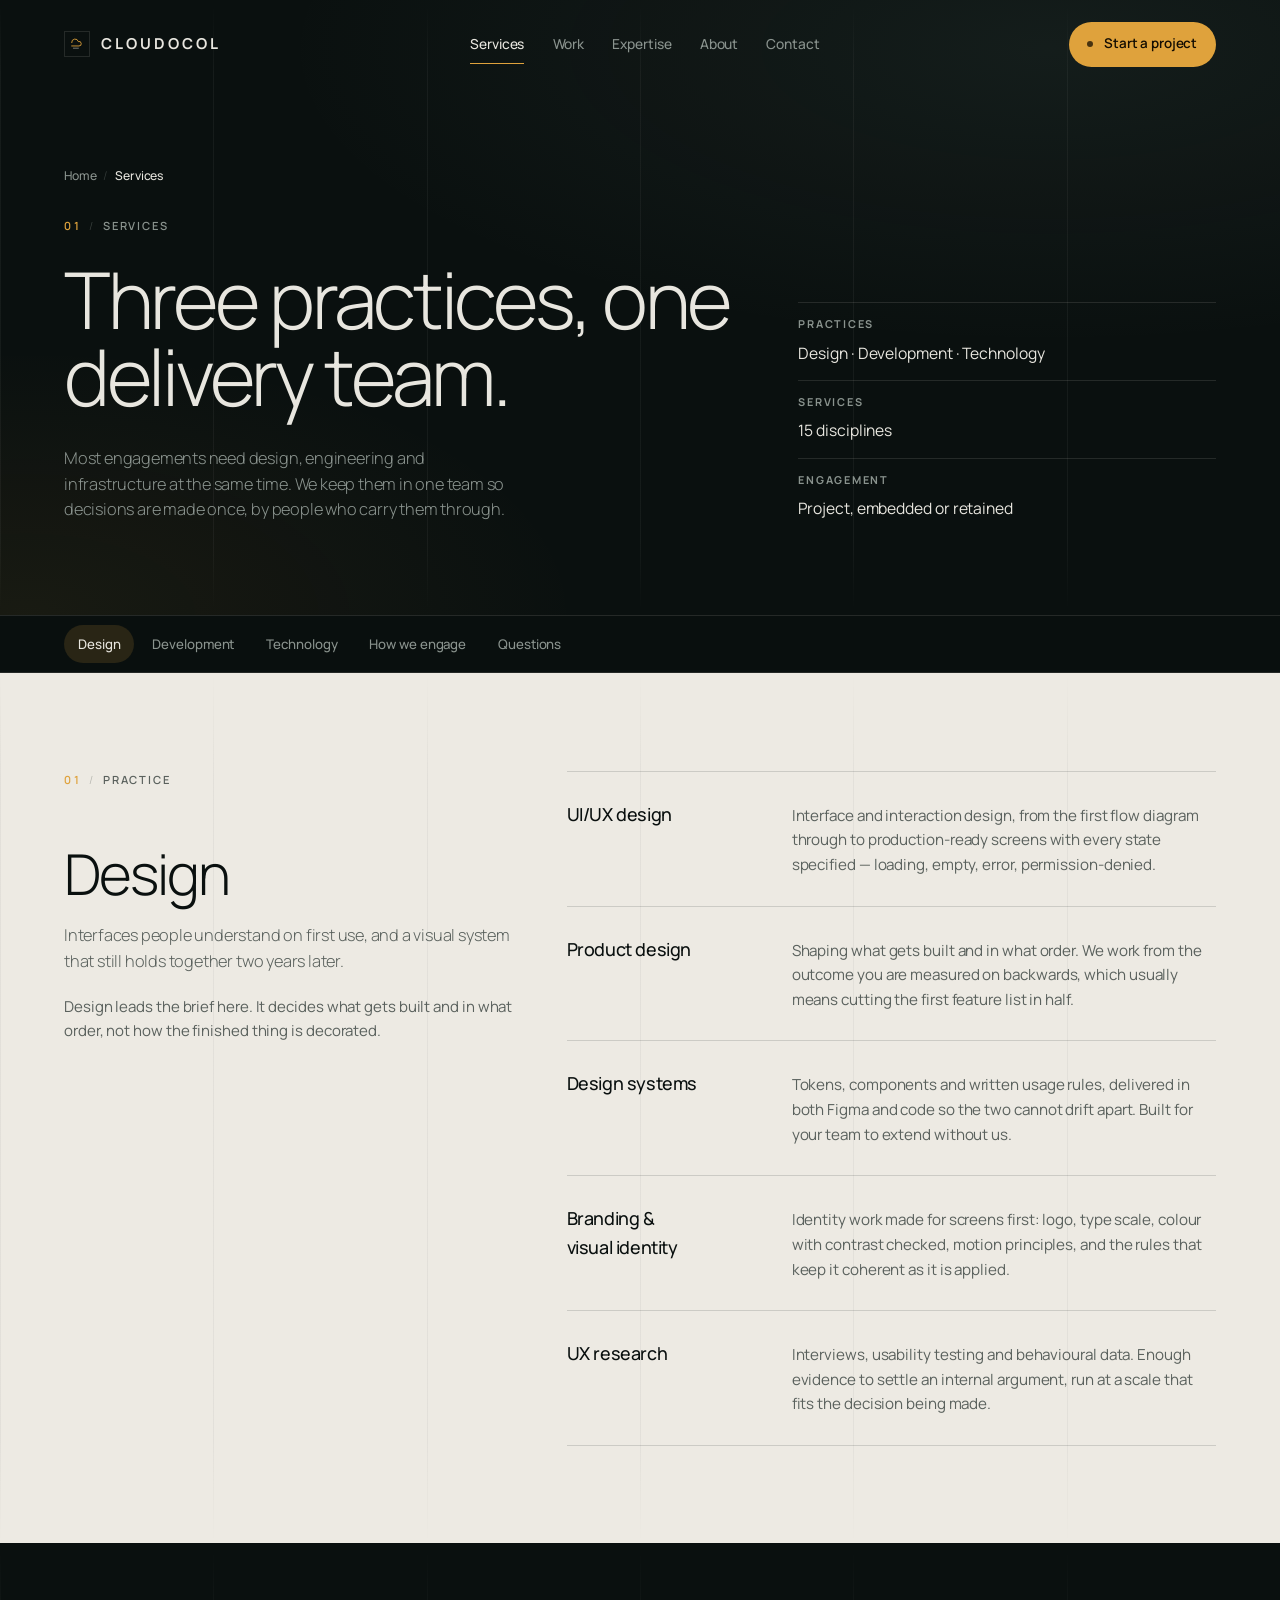
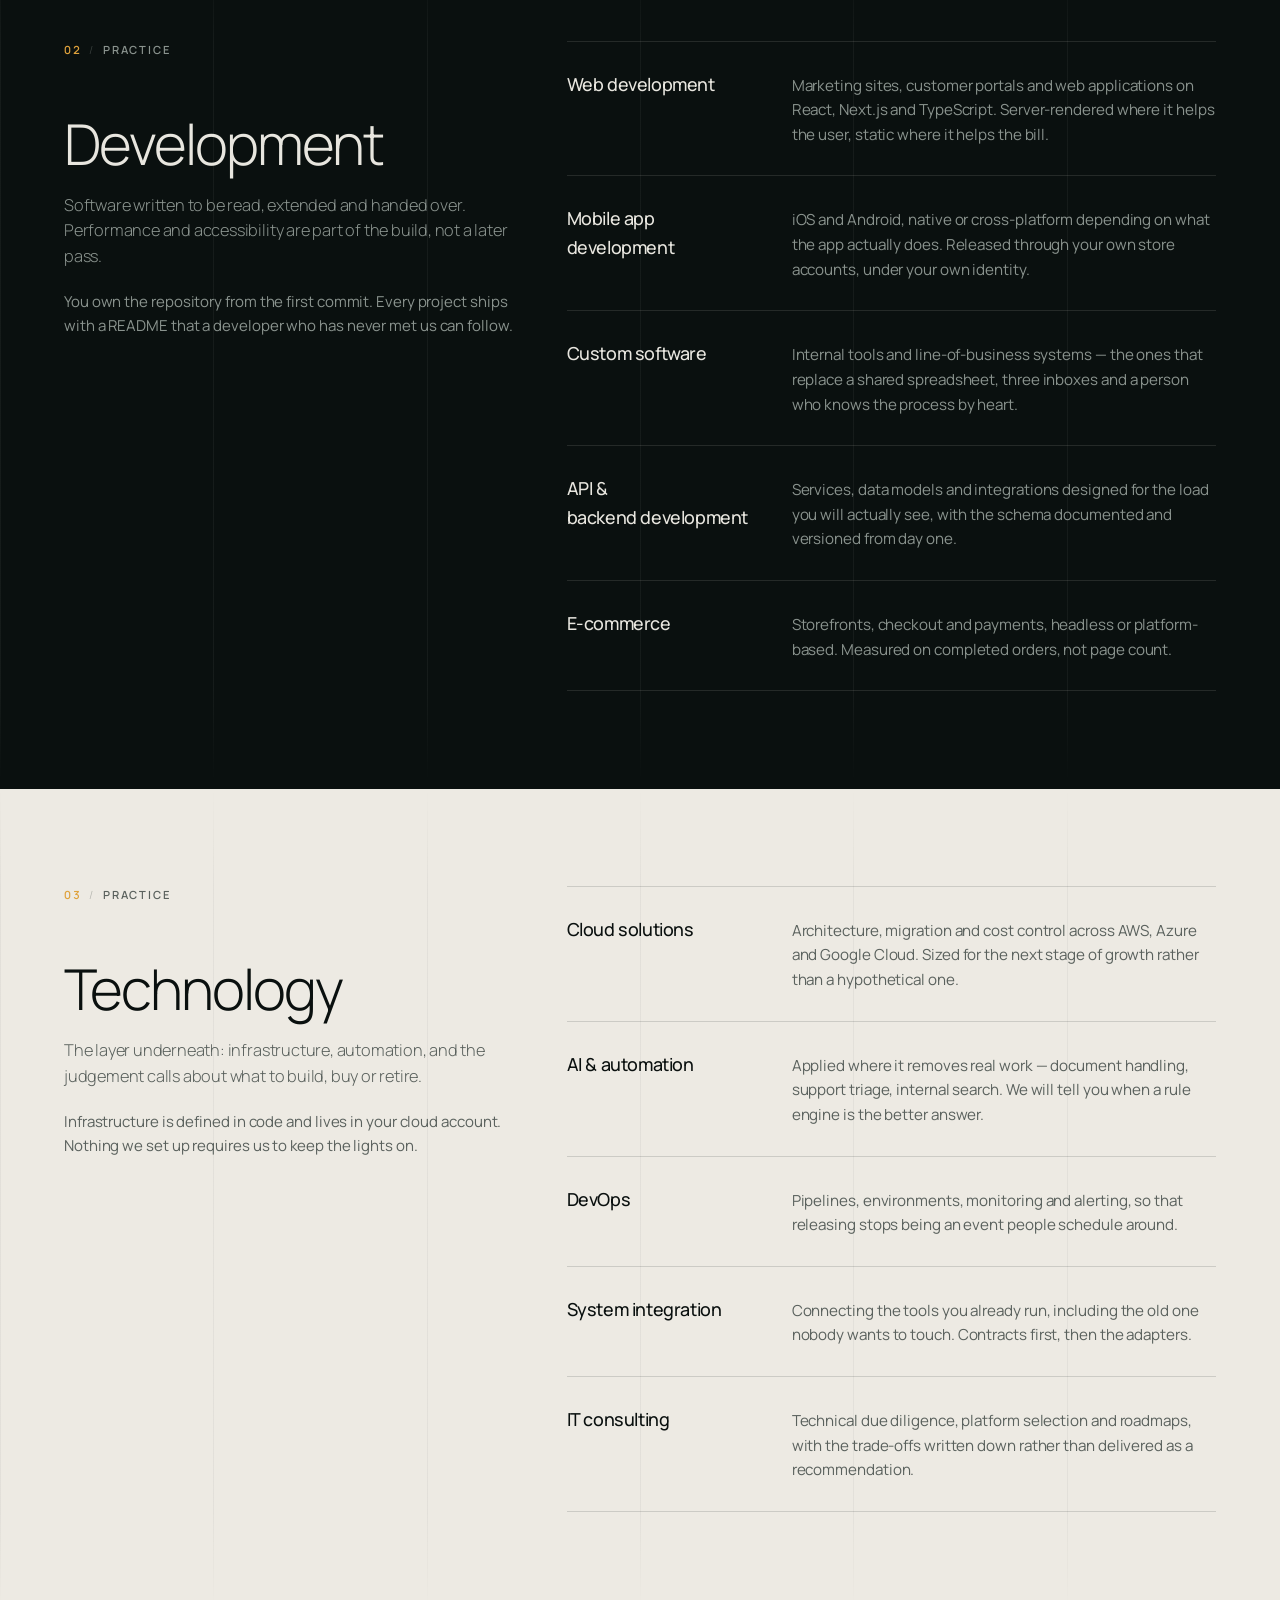
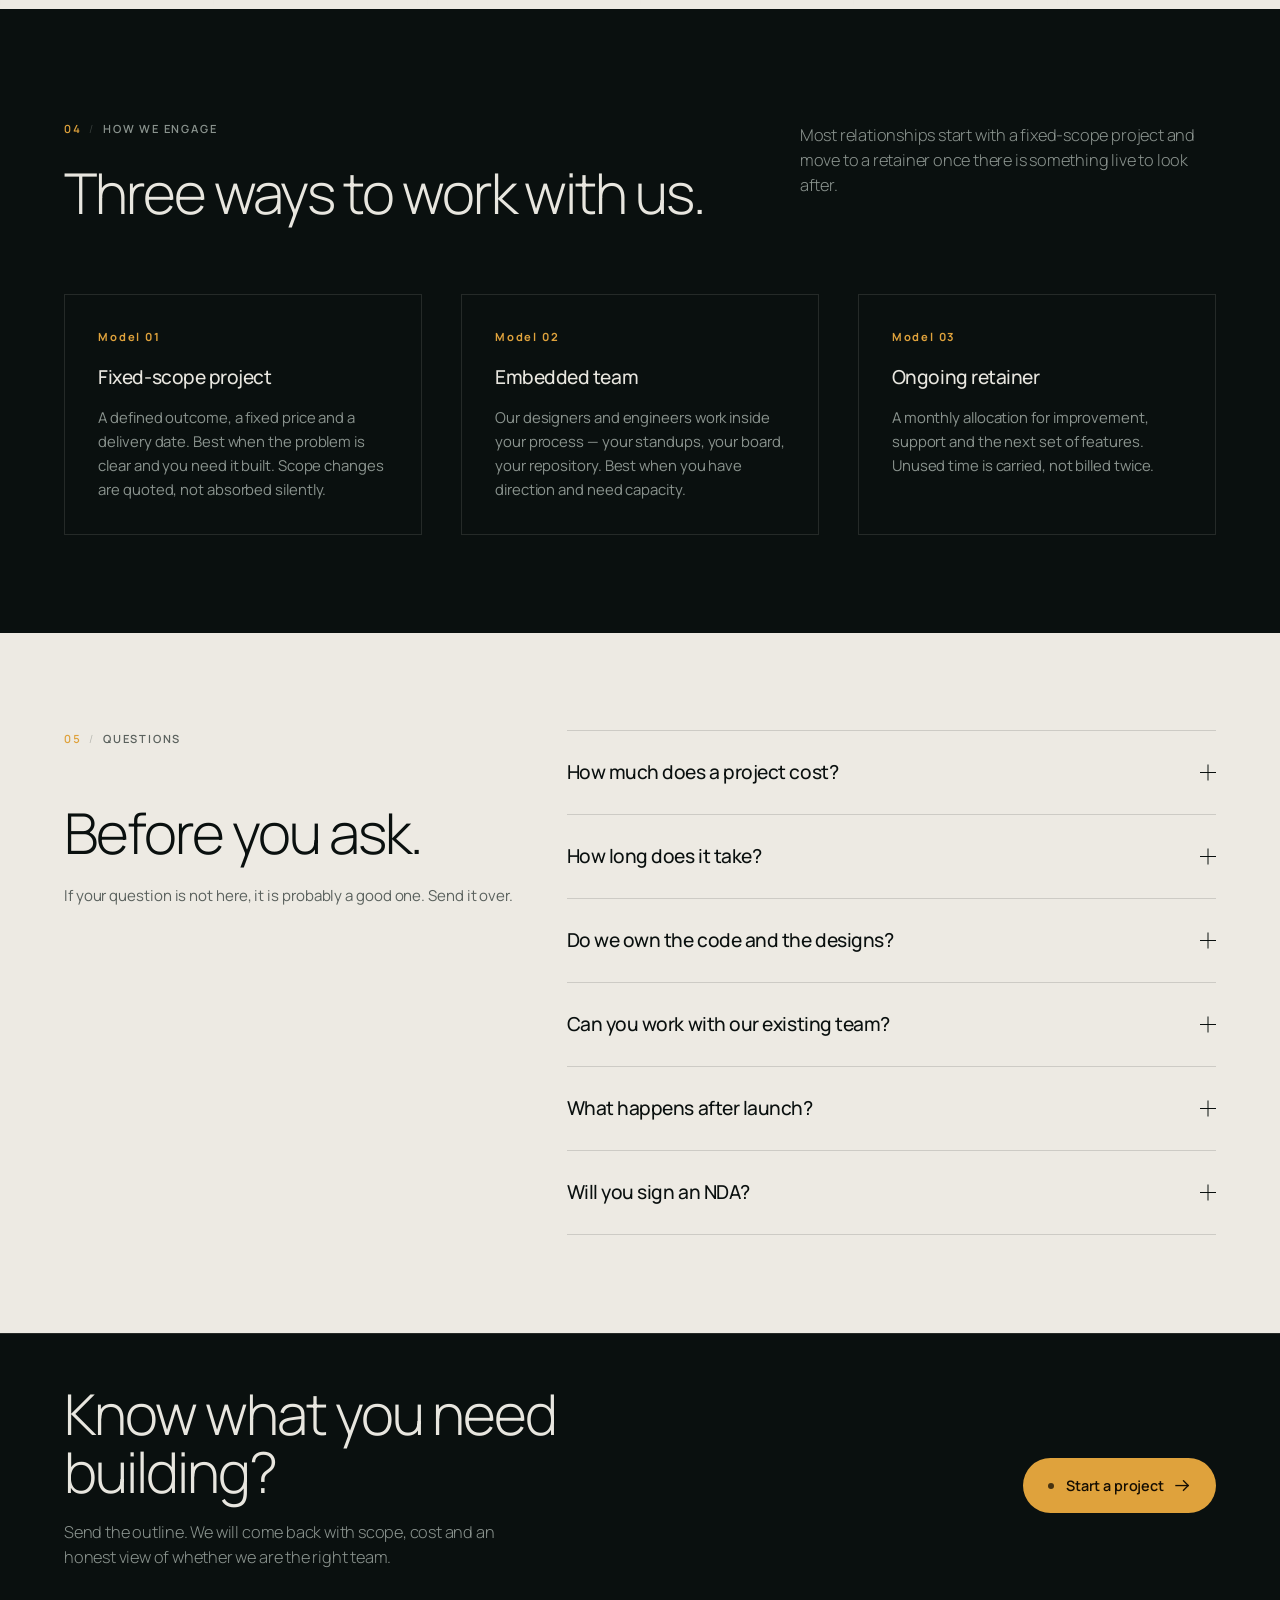
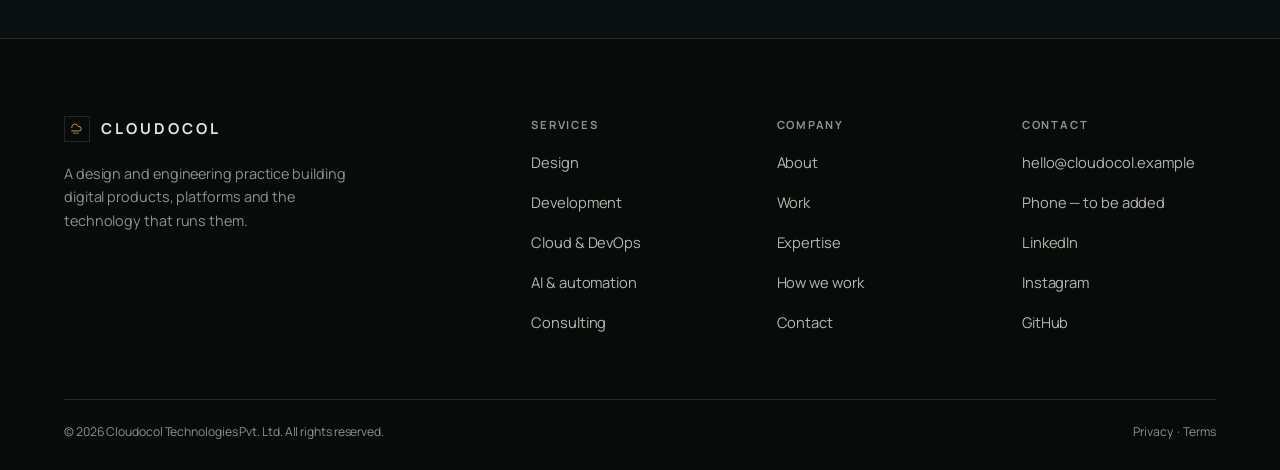
<file: services.html>
<!DOCTYPE html>
<html lang="en" data-theme="dark">
<head>
<meta charset="utf-8" />
<meta name="viewport" content="width=device-width, initial-scale=1, viewport-fit=cover" />
<title>Services — Cloudocol</title>
<meta name="description" content="Design, development and technology services: UI/UX, product design, web and mobile development, cloud, AI and automation." />
<meta property="og:title" content="Services — Cloudocol" />
<meta property="og:description" content="Design, development and technology services: UI/UX, product design, web and mobile development, cloud, AI and automation." />
<meta property="og:type" content="website" />
<meta name="twitter:card" content="summary_large_image" />
<meta name="theme-color" content="#0A100F" />
<link rel="preconnect" href="https://fonts.googleapis.com">
<link rel="preconnect" href="https://fonts.gstatic.com" crossorigin>
<link href="https://fonts.googleapis.com/css2?family=Manrope:wght@200;300;400;500;600;700;800&display=swap" rel="stylesheet">
<link rel="stylesheet" href="assets/css/styles.css" />
<noscript><style>
  /* content must never depend on JavaScript to become visible */
  [data-reveal],[data-proj],[data-why],[data-fig]{ opacity:1 !important; transform:none !important; }
  .mask > span{ transform:none !important; }
  .proj-media{ clip-path:none !important; }
  .proc-step{ opacity:1 !important; }
  .cursor,.progress{ display:none !important; }
</style></noscript>
</head>
<body data-page="services">

<a class="skip-link" href="#main">Skip to content</a>
<div class="cursor" id="cursor" aria-hidden="true"></div>

<header class="nav" id="nav">
  <span class="progress" id="progress" aria-hidden="true"></span>
  <div class="wrap nav-in">
    <a class="logo" href="index.html" aria-label="Cloudocol — home">
      <!-- LOGO SLOT: replace the inline <svg> below with the supplied Cloudocol mark -->
      <span class="logo-mark">
        <svg viewBox="0 0 24 24" fill="none" aria-hidden="true">
          <path d="M3 16h13a4 4 0 1 0-1.2-7.8A6 6 0 0 0 3 10" stroke="#DFA23C" stroke-width="1.6" stroke-linecap="round"/>
          <path d="M6 20h9" stroke="#E8E6DF" stroke-width="1.6" stroke-linecap="round" opacity=".55"/>
        </svg>
      </span>
      <span class="logo-word">Cloudocol</span>
    </a>

    <nav class="nav-links" id="navLinks" aria-label="Primary">
      
      <a class="nav-link is-active" href="services.html" aria-current="page">Services</a>
      <a class="nav-link" href="work.html">Work</a>
      <a class="nav-link" href="expertise.html">Expertise</a>
      <a class="nav-link" href="about.html">About</a>
      <a class="nav-link" href="contact.html">Contact</a>
      <span class="nav-ind" id="navInd" aria-hidden="true"></span>
    </nav>

    <div class="nav-right">
      <a class="btn btn--solid magnetic" href="contact.html"><span class="btn-in"><span class="dot"></span>Start a project</span></a>
      <button class="burger" id="burger" aria-label="Open menu" aria-expanded="false" aria-controls="menu">
        <span></span><span></span><span></span>
      </button>
    </div>
  </div>
</header>

<div class="menu" id="menu">
  <nav aria-label="Mobile">
      <a class="menu-link" href="services.html">Services</a>
      <a class="menu-link" href="work.html">Work</a>
      <a class="menu-link" href="expertise.html">Expertise</a>
      <a class="menu-link" href="about.html">About</a>
      <a class="menu-link" href="contact.html">Contact</a>
  </nav>
  <div class="menu-foot">
    <span>Cloudocol Technologies Pvt. Ltd.</span>
    <span>hello@cloudocol.example</span>
  </div>
</div>

<main id="main">
<section class="pagehero ruled">
  <div class="wrap">
    <nav class="crumbs" aria-label="Breadcrumb"><a href="index.html">Home</a><span class="sep">/</span><span aria-current="page">Services</span></nav>
    <div class="pagehero-grid">
      <div>
        <div class="label" style="margin-bottom:clamp(18px,2vw,28px)"><span class="num">01</span><span class="slash">/</span>Services</div>
        <h1 class="display" data-reveal>Three practices, one delivery team.</h1>
        <p class="lede" data-reveal style="--d:.08s">Most engagements need design, engineering and infrastructure at the same time. We keep them in one team so decisions are made once, by people who carry them through.</p>
      </div>
      <dl class="pagehero-facts" data-reveal style="--d:.12s"><div class="fact"><dt>Practices</dt><dd>Design · Development · Technology</dd></div><div class="fact"><dt>Services</dt><dd>15 disciplines</dd></div><div class="fact"><dt>Engagement</dt><dd>Project, embedded or retained</dd></div></dl>
    </div>
  </div>
</section><div class="subnav">
  <div class="wrap subnav-in"><a href="#design">Design</a><a href="#development">Development</a><a href="#technology">Technology</a><a href="#engagement">How we engage</a><a href="#faq">Questions</a></div>
</div>
<section class="section panel-paper ruled" id="design">
  <div class="wrap split">
    <div>
      <div class="label"><span class="num">01</span><span class="slash">/</span>Practice</div>
      <h2 class="h2" data-reveal style="margin-top:1em">Design</h2>
      <p class="lede" data-reveal style="--d:.08s;margin-top:1.2em">Interfaces people understand on first use, and a visual system that still holds together two years later.</p>
      <p class="body-mute" data-reveal style="--d:.12s;margin-top:1.4em;font-size:.94rem">Design leads the brief here. It decides what gets built and in what order, not how the finished thing is decorated.</p>
    </div>
    <dl class="deflist" data-reveal style="--d:.1s">
      <div class="defrow" id="uiux"><dt>UI/UX design</dt><dd>Interface and interaction design, from the first flow diagram through to production-ready screens with every state specified — loading, empty, error, permission-denied.</dd></div>
      <div class="defrow" id="product-design"><dt>Product design</dt><dd>Shaping what gets built and in what order. We work from the outcome you are measured on backwards, which usually means cutting the first feature list in half.</dd></div>
      <div class="defrow" id="design-systems"><dt>Design systems</dt><dd>Tokens, components and written usage rules, delivered in both Figma and code so the two cannot drift apart. Built for your team to extend without us.</dd></div>
      <div class="defrow" id="branding"><dt>Branding &amp; visual identity</dt><dd>Identity work made for screens first: logo, type scale, colour with contrast checked, motion principles, and the rules that keep it coherent as it is applied.</dd></div>
      <div class="defrow" id="ux-research"><dt>UX research</dt><dd>Interviews, usability testing and behavioural data. Enough evidence to settle an internal argument, run at a scale that fits the decision being made.</dd></div>
    </dl>
  </div>
</section>

<section class="section panel-ink ruled" id="development">
  <div class="wrap split">
    <div>
      <div class="label"><span class="num">02</span><span class="slash">/</span>Practice</div>
      <h2 class="h2" data-reveal style="margin-top:1em">Development</h2>
      <p class="lede" data-reveal style="--d:.08s;margin-top:1.2em">Software written to be read, extended and handed over. Performance and accessibility are part of the build, not a later pass.</p>
      <p class="body-mute" data-reveal style="--d:.12s;margin-top:1.4em;font-size:.94rem">You own the repository from the first commit. Every project ships with a README that a developer who has never met us can follow.</p>
    </div>
    <dl class="deflist" data-reveal style="--d:.1s">
      <div class="defrow" id="web-development"><dt>Web development</dt><dd>Marketing sites, customer portals and web applications on React, Next.js and TypeScript. Server-rendered where it helps the user, static where it helps the bill.</dd></div>
      <div class="defrow" id="mobile-apps"><dt>Mobile app development</dt><dd>iOS and Android, native or cross-platform depending on what the app actually does. Released through your own store accounts, under your own identity.</dd></div>
      <div class="defrow" id="custom-software"><dt>Custom software</dt><dd>Internal tools and line-of-business systems — the ones that replace a shared spreadsheet, three inboxes and a person who knows the process by heart.</dd></div>
      <div class="defrow" id="api-backend"><dt>API &amp; backend development</dt><dd>Services, data models and integrations designed for the load you will actually see, with the schema documented and versioned from day one.</dd></div>
      <div class="defrow" id="ecommerce"><dt>E-commerce</dt><dd>Storefronts, checkout and payments, headless or platform-based. Measured on completed orders, not page count.</dd></div>
    </dl>
  </div>
</section>

<section class="section panel-paper ruled" id="technology">
  <div class="wrap split">
    <div>
      <div class="label"><span class="num">03</span><span class="slash">/</span>Practice</div>
      <h2 class="h2" data-reveal style="margin-top:1em">Technology</h2>
      <p class="lede" data-reveal style="--d:.08s;margin-top:1.2em">The layer underneath: infrastructure, automation, and the judgement calls about what to build, buy or retire.</p>
      <p class="body-mute" data-reveal style="--d:.12s;margin-top:1.4em;font-size:.94rem">Infrastructure is defined in code and lives in your cloud account. Nothing we set up requires us to keep the lights on.</p>
    </div>
    <dl class="deflist" data-reveal style="--d:.1s">
      <div class="defrow" id="cloud"><dt>Cloud solutions</dt><dd>Architecture, migration and cost control across AWS, Azure and Google Cloud. Sized for the next stage of growth rather than a hypothetical one.</dd></div>
      <div class="defrow" id="ai-automation"><dt>AI &amp; automation</dt><dd>Applied where it removes real work — document handling, support triage, internal search. We will tell you when a rule engine is the better answer.</dd></div>
      <div class="defrow" id="devops"><dt>DevOps</dt><dd>Pipelines, environments, monitoring and alerting, so that releasing stops being an event people schedule around.</dd></div>
      <div class="defrow" id="integration"><dt>System integration</dt><dd>Connecting the tools you already run, including the old one nobody wants to touch. Contracts first, then the adapters.</dd></div>
      <div class="defrow" id="consulting"><dt>IT consulting</dt><dd>Technical due diligence, platform selection and roadmaps, with the trade-offs written down rather than delivered as a recommendation.</dd></div>
    </dl>
  </div>
</section>

<section class="section panel-ink" id="engagement">
  <div class="wrap">
    <div class="sec-head">
      <div>
        <div class="label"><span class="num">04</span><span class="slash">/</span>How we engage</div>
        <h2 class="h2" data-reveal>Three ways to work with us.</h2>
      </div>
      <p class="lede" data-reveal style="--d:.08s">Most relationships start with a fixed-scope project and move to a retainer once there is something live to look after.</p>
    </div>
    <div class="cols cols--3">
      <div class="block" data-reveal>
        <span class="bnum">Model 01</span>
        <h3>Fixed-scope project</h3>
        <p>A defined outcome, a fixed price and a delivery date. Best when the problem is clear and you need it built. Scope changes are quoted, not absorbed silently.</p>
      </div>
      <div class="block" data-reveal style="--d:.08s">
        <span class="bnum">Model 02</span>
        <h3>Embedded team</h3>
        <p>Our designers and engineers work inside your process — your standups, your board, your repository. Best when you have direction and need capacity.</p>
      </div>
      <div class="block" data-reveal style="--d:.16s">
        <span class="bnum">Model 03</span>
        <h3>Ongoing retainer</h3>
        <p>A monthly allocation for improvement, support and the next set of features. Unused time is carried, not billed twice.</p>
      </div>
    </div>
  </div>
</section>

<section class="section panel-paper" id="faq">
  <div class="wrap split">
    <div>
      <div class="label"><span class="num">05</span><span class="slash">/</span>Questions</div>
      <h2 class="h2" data-reveal style="margin-top:1em">Before you ask.</h2>
      <p class="body-mute" data-reveal style="--d:.08s;margin-top:1.4em;font-size:.94rem">If your question is not here, it is probably a good one. Send it over.</p>
    </div>
    <div data-reveal style="--d:.1s">
      <details class="faq">
        <summary>How much does a project cost?<span class="pm"></span></summary>
        <div class="faq-body"><p>It depends on scope, and we would rather say so than publish a number that means nothing. After a first conversation we send a written estimate with the assumptions it rests on, so you can see which parts are driving the cost and cut them if you want to.</p></div>
      </details>
      <details class="faq">
        <summary>How long does it take?<span class="pm"></span></summary>
        <div class="faq-body"><p>A focused marketing site is usually four to six weeks. A product build is measured in months, with a working version in your hands long before the end. We share a build every two weeks from the start of development.</p></div>
      </details>
      <details class="faq">
        <summary>Do we own the code and the designs?<span class="pm"></span></summary>
        <div class="faq-body"><p>Yes, in full, on final payment. The repository is yours from the first commit and the design files are in your workspace, not ours.</p></div>
      </details>
      <details class="faq">
        <summary>Can you work with our existing team?<span class="pm"></span></summary>
        <div class="faq-body"><p>Often that is the better arrangement. We can take one layer — design, or the frontend, or the infrastructure — and work to your standards and review process rather than importing ours.</p></div>
      </details>
      <details class="faq">
        <summary>What happens after launch?<span class="pm"></span></summary>
        <div class="faq-body"><p>Every project ends with a handover: documentation, a walkthrough recording and a support window. After that you can take it in-house, keep us on a retainer, or call when something needs doing. All three are normal.</p></div>
      </details>
      <details class="faq">
        <summary>Will you sign an NDA?<span class="pm"></span></summary>
        <div class="faq-body"><p>Yes. Send yours, or ask and we will send a short mutual one.</p></div>
      </details>
    </div>
  </div>
</section>
<section class="section section--tight panel-ink band">
  <div class="wrap band-in">
    <div>
      <h2 class="h2" data-reveal>Know what you need building?</h2>
      <p class="lede" data-reveal style="--d:.08s;margin-top:1.1em">Send the outline. We will come back with scope, cost and an honest view of whether we are the right team.</p>
    </div>
    <a class="btn btn--solid magnetic" href="contact.html" data-reveal style="--d:.14s"><span class="btn-in"><span class="dot"></span>Start a project <svg class="arrow" viewBox="0 0 16 16" aria-hidden="true"><line x1="1" y1="8" x2="14" y2="8"/><polyline points="9,3 14,8 9,13"/></svg></span></a>
  </div>
</section>
</main>

<footer class="footer">
  <div class="wrap">
    <div class="foot-grid">
      <div class="foot-about">
        <a class="logo" href="index.html" aria-label="Cloudocol — home">
          <span class="logo-mark">
            <svg viewBox="0 0 24 24" fill="none" aria-hidden="true">
          <path d="M3 16h13a4 4 0 1 0-1.2-7.8A6 6 0 0 0 3 10" stroke="#DFA23C" stroke-width="1.6" stroke-linecap="round"/>
          <path d="M6 20h9" stroke="#E8E6DF" stroke-width="1.6" stroke-linecap="round" opacity=".55"/>
        </svg>
          </span>
          <span class="logo-word">Cloudocol</span>
        </a>
        <p>A design and engineering practice building digital products, platforms and the technology that runs them.</p>
      </div>

      <div class="foot-col">
        <h4>Services</h4>
        <ul>
          <li><a href="services.html#design">Design</a></li>
          <li><a href="services.html#development">Development</a></li>
          <li><a href="services.html#technology">Cloud &amp; DevOps</a></li>
          <li><a href="services.html#technology">AI &amp; automation</a></li>
          <li><a href="services.html#technology">Consulting</a></li>
        </ul>
      </div>

      <div class="foot-col">
        <h4>Company</h4>
        <ul>
          <li><a href="about.html">About</a></li>
          <li><a href="work.html">Work</a></li>
          <li><a href="expertise.html">Expertise</a></li>
          <li><a href="process.html">How we work</a></li>
          <li><a href="contact.html">Contact</a></li>
        </ul>
      </div>

      <!-- Contact details use the reserved .example domain as placeholders — swap in real ones -->
      <div class="foot-col">
        <h4>Contact</h4>
        <ul>
          <li><a href="mailto:hello@cloudocol.example">hello@cloudocol.example</a></li>
          <li><a href="contact.html">Phone — to be added</a></li>
          <li><a href="contact.html">LinkedIn</a></li>
          <li><a href="contact.html">Instagram</a></li>
          <li><a href="contact.html">GitHub</a></li>
        </ul>
      </div>
    </div>

    <div class="foot-bar">
      <span>© <span id="yr">2026</span> Cloudocol Technologies Pvt. Ltd. All rights reserved.</span>
      <span><a href="privacy.html">Privacy</a> &nbsp;·&nbsp; <a href="terms.html">Terms</a></span>
    </div>
  </div>
</footer>

<button class="totop" id="toTop" aria-label="Back to top">
  <svg width="15" height="15" viewBox="0 0 16 16" aria-hidden="true" fill="none" stroke="currentColor" stroke-width="1.4">
    <line x1="8" y1="14" x2="8" y2="2"/><polyline points="3,7 8,2 13,7"/>
  </svg>
</button>

<script src="assets/js/main.js" defer></script>
</body>
</html>
</file>
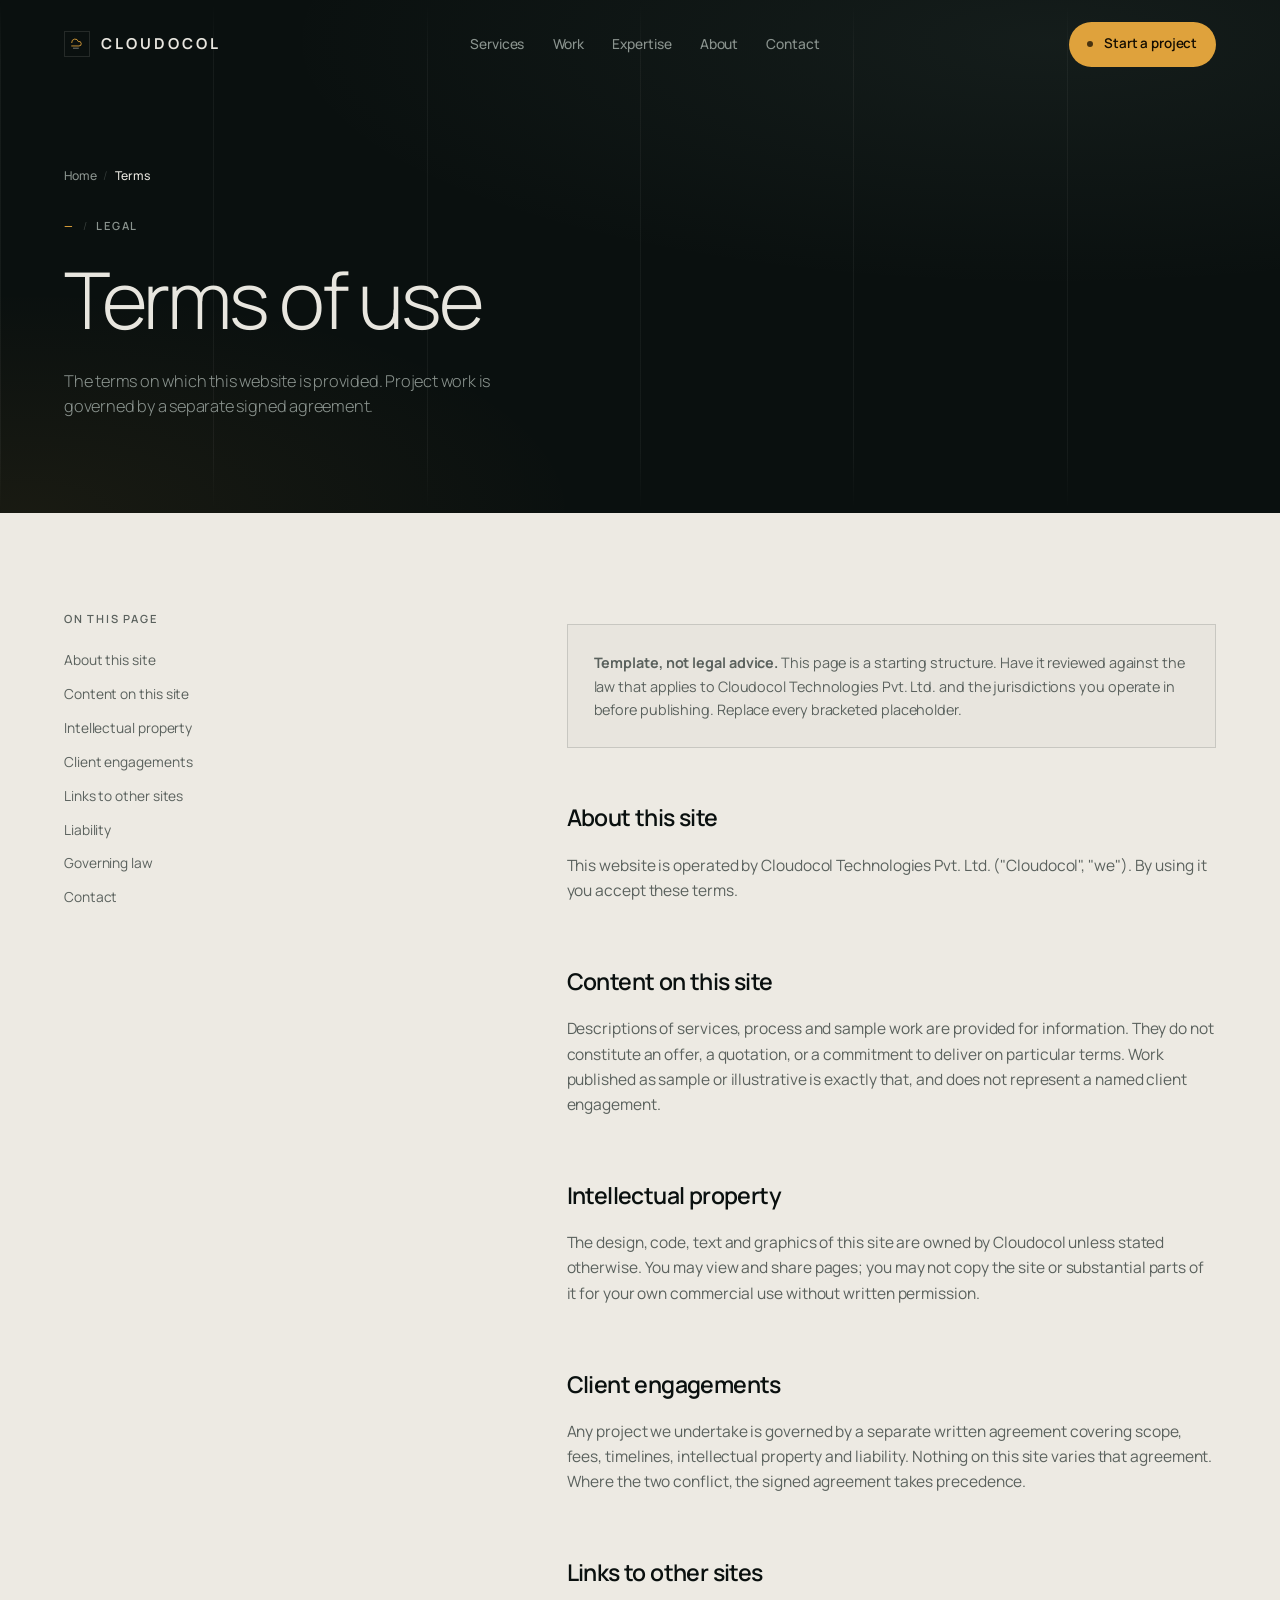
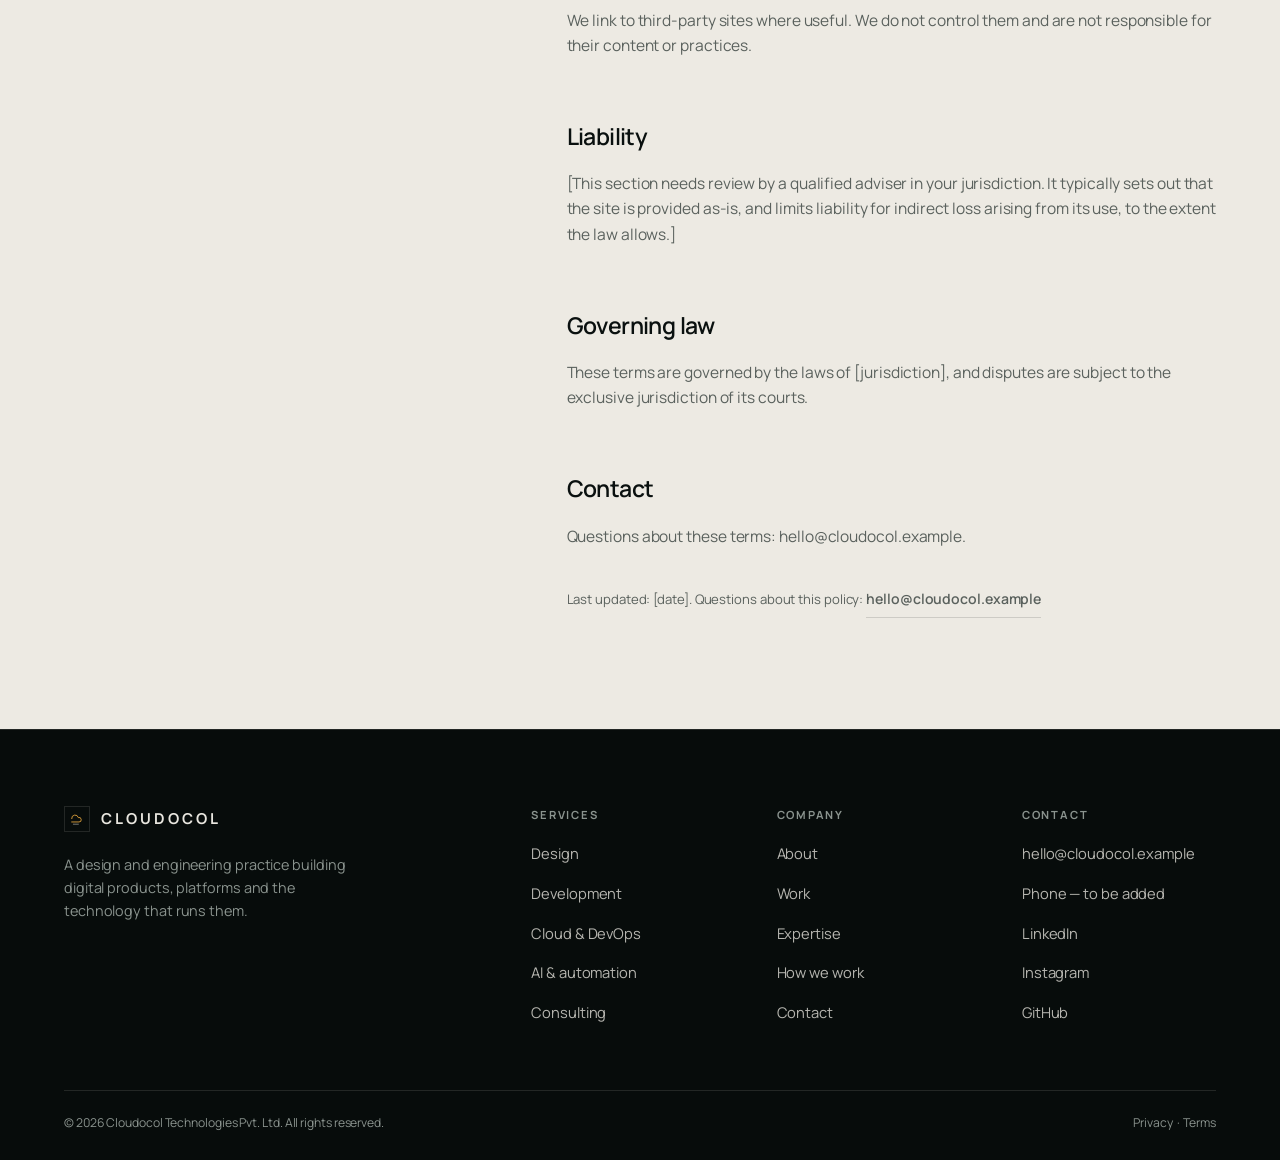
<file: terms.html>
<!DOCTYPE html>
<html lang="en" data-theme="dark">
<head>
<meta charset="utf-8" />
<meta name="viewport" content="width=device-width, initial-scale=1, viewport-fit=cover" />
<title>Terms of use — Cloudocol</title>
<meta name="description" content="The terms on which the Cloudocol website is provided." />
<meta property="og:title" content="Terms of use — Cloudocol" />
<meta property="og:description" content="The terms on which the Cloudocol website is provided." />
<meta property="og:type" content="website" />
<meta name="twitter:card" content="summary_large_image" />
<meta name="theme-color" content="#0A100F" />
<link rel="preconnect" href="https://fonts.googleapis.com">
<link rel="preconnect" href="https://fonts.gstatic.com" crossorigin>
<link href="https://fonts.googleapis.com/css2?family=Manrope:wght@200;300;400;500;600;700;800&display=swap" rel="stylesheet">
<link rel="stylesheet" href="assets/css/styles.css" />
<noscript><style>
  /* content must never depend on JavaScript to become visible */
  [data-reveal],[data-proj],[data-why],[data-fig]{ opacity:1 !important; transform:none !important; }
  .mask > span{ transform:none !important; }
  .proj-media{ clip-path:none !important; }
  .proc-step{ opacity:1 !important; }
  .cursor,.progress{ display:none !important; }
</style></noscript>
</head>
<body data-page="">

<a class="skip-link" href="#main">Skip to content</a>
<div class="cursor" id="cursor" aria-hidden="true"></div>

<header class="nav" id="nav">
  <span class="progress" id="progress" aria-hidden="true"></span>
  <div class="wrap nav-in">
    <a class="logo" href="index.html" aria-label="Cloudocol — home">
      <!-- LOGO SLOT: replace the inline <svg> below with the supplied Cloudocol mark -->
      <span class="logo-mark">
        <svg viewBox="0 0 24 24" fill="none" aria-hidden="true">
          <path d="M3 16h13a4 4 0 1 0-1.2-7.8A6 6 0 0 0 3 10" stroke="#DFA23C" stroke-width="1.6" stroke-linecap="round"/>
          <path d="M6 20h9" stroke="#E8E6DF" stroke-width="1.6" stroke-linecap="round" opacity=".55"/>
        </svg>
      </span>
      <span class="logo-word">Cloudocol</span>
    </a>

    <nav class="nav-links" id="navLinks" aria-label="Primary">
      
      <a class="nav-link" href="services.html">Services</a>
      <a class="nav-link" href="work.html">Work</a>
      <a class="nav-link" href="expertise.html">Expertise</a>
      <a class="nav-link" href="about.html">About</a>
      <a class="nav-link" href="contact.html">Contact</a>
      <span class="nav-ind" id="navInd" aria-hidden="true"></span>
    </nav>

    <div class="nav-right">
      <a class="btn btn--solid magnetic" href="contact.html"><span class="btn-in"><span class="dot"></span>Start a project</span></a>
      <button class="burger" id="burger" aria-label="Open menu" aria-expanded="false" aria-controls="menu">
        <span></span><span></span><span></span>
      </button>
    </div>
  </div>
</header>

<div class="menu" id="menu">
  <nav aria-label="Mobile">
      <a class="menu-link" href="services.html">Services</a>
      <a class="menu-link" href="work.html">Work</a>
      <a class="menu-link" href="expertise.html">Expertise</a>
      <a class="menu-link" href="about.html">About</a>
      <a class="menu-link" href="contact.html">Contact</a>
  </nav>
  <div class="menu-foot">
    <span>Cloudocol Technologies Pvt. Ltd.</span>
    <span>hello@cloudocol.example</span>
  </div>
</div>

<main id="main">
<section class="pagehero ruled">
  <div class="wrap">
    <nav class="crumbs" aria-label="Breadcrumb"><a href="index.html">Home</a><span class="sep">/</span><span aria-current="page">Terms</span></nav>
    <div class="pagehero-grid">
      <div>
        <div class="label" style="margin-bottom:clamp(18px,2vw,28px)"><span class="num">—</span><span class="slash">/</span>Legal</div>
        <h1 class="display" data-reveal>Terms of use</h1>
        <p class="lede" data-reveal style="--d:.08s">The terms on which this website is provided. Project work is governed by a separate signed agreement.</p>
      </div>
      
    </div>
  </div>
</section><section class="section panel-paper">
  <div class="wrap split">
    <div>
      <nav class="prose-toc" aria-label="On this page">
        <div class="label" style="margin-bottom:1.4em">On this page</div>
        <a href="#site">About this site</a><a href="#content">Content on this site</a><a href="#ip">Intellectual property</a><a href="#engagements">Client engagements</a><a href="#links">Links to other sites</a><a href="#liability">Liability</a><a href="#law">Governing law</a><a href="#contact-legal">Contact</a>
      </nav>
    </div>
    <div>
      <p class="note-band" data-reveal style="margin-bottom:clamp(32px,4vw,52px)"><strong>Template, not legal advice.</strong> This page is a starting structure. Have it reviewed against the law that applies to Cloudocol Technologies Pvt. Ltd. and the jurisdictions you operate in before publishing. Replace every bracketed placeholder.</p>
      <div class="prose"><h2 id="site">About this site</h2>
        <p>This website is operated by Cloudocol Technologies Pvt. Ltd. ("Cloudocol", "we"). By using it you accept these terms.</p><h2 id="content">Content on this site</h2>
        <p>Descriptions of services, process and sample work are provided for information. They do not constitute an offer, a quotation, or a commitment to deliver on particular terms. Work published as sample or illustrative is exactly that, and does not represent a named client engagement.</p><h2 id="ip">Intellectual property</h2>
        <p>The design, code, text and graphics of this site are owned by Cloudocol unless stated otherwise. You may view and share pages; you may not copy the site or substantial parts of it for your own commercial use without written permission.</p><h2 id="engagements">Client engagements</h2>
        <p>Any project we undertake is governed by a separate written agreement covering scope, fees, timelines, intellectual property and liability. Nothing on this site varies that agreement. Where the two conflict, the signed agreement takes precedence.</p><h2 id="links">Links to other sites</h2>
        <p>We link to third-party sites where useful. We do not control them and are not responsible for their content or practices.</p><h2 id="liability">Liability</h2>
        <p>[This section needs review by a qualified adviser in your jurisdiction. It typically sets out that the site is provided as-is, and limits liability for indirect loss arising from its use, to the extent the law allows.]</p><h2 id="law">Governing law</h2>
        <p>These terms are governed by the laws of [jurisdiction], and disputes are subject to the exclusive jurisdiction of its courts.</p><h2 id="contact-legal">Contact</h2>
        <p>Questions about these terms: <a href="mailto:hello@cloudocol.example">hello@cloudocol.example</a>.</p></div>
      <p style="margin-top:3em;font-size:.82rem;color:var(--on-paper-mute)">Last updated: [date]. Questions about this policy: <a class="link-a" href="mailto:hello@cloudocol.example">hello@cloudocol.example</a></p>
    </div>
  </div>
</section>
</main>

<footer class="footer">
  <div class="wrap">
    <div class="foot-grid">
      <div class="foot-about">
        <a class="logo" href="index.html" aria-label="Cloudocol — home">
          <span class="logo-mark">
            <svg viewBox="0 0 24 24" fill="none" aria-hidden="true">
          <path d="M3 16h13a4 4 0 1 0-1.2-7.8A6 6 0 0 0 3 10" stroke="#DFA23C" stroke-width="1.6" stroke-linecap="round"/>
          <path d="M6 20h9" stroke="#E8E6DF" stroke-width="1.6" stroke-linecap="round" opacity=".55"/>
        </svg>
          </span>
          <span class="logo-word">Cloudocol</span>
        </a>
        <p>A design and engineering practice building digital products, platforms and the technology that runs them.</p>
      </div>

      <div class="foot-col">
        <h4>Services</h4>
        <ul>
          <li><a href="services.html#design">Design</a></li>
          <li><a href="services.html#development">Development</a></li>
          <li><a href="services.html#technology">Cloud &amp; DevOps</a></li>
          <li><a href="services.html#technology">AI &amp; automation</a></li>
          <li><a href="services.html#technology">Consulting</a></li>
        </ul>
      </div>

      <div class="foot-col">
        <h4>Company</h4>
        <ul>
          <li><a href="about.html">About</a></li>
          <li><a href="work.html">Work</a></li>
          <li><a href="expertise.html">Expertise</a></li>
          <li><a href="process.html">How we work</a></li>
          <li><a href="contact.html">Contact</a></li>
        </ul>
      </div>

      <!-- Contact details use the reserved .example domain as placeholders — swap in real ones -->
      <div class="foot-col">
        <h4>Contact</h4>
        <ul>
          <li><a href="mailto:hello@cloudocol.example">hello@cloudocol.example</a></li>
          <li><a href="contact.html">Phone — to be added</a></li>
          <li><a href="contact.html">LinkedIn</a></li>
          <li><a href="contact.html">Instagram</a></li>
          <li><a href="contact.html">GitHub</a></li>
        </ul>
      </div>
    </div>

    <div class="foot-bar">
      <span>© <span id="yr">2026</span> Cloudocol Technologies Pvt. Ltd. All rights reserved.</span>
      <span><a href="privacy.html">Privacy</a> &nbsp;·&nbsp; <a href="terms.html">Terms</a></span>
    </div>
  </div>
</footer>

<button class="totop" id="toTop" aria-label="Back to top">
  <svg width="15" height="15" viewBox="0 0 16 16" aria-hidden="true" fill="none" stroke="currentColor" stroke-width="1.4">
    <line x1="8" y1="14" x2="8" y2="2"/><polyline points="3,7 8,2 13,7"/>
  </svg>
</button>

<script src="assets/js/main.js" defer></script>
</body>
</html>
</file>
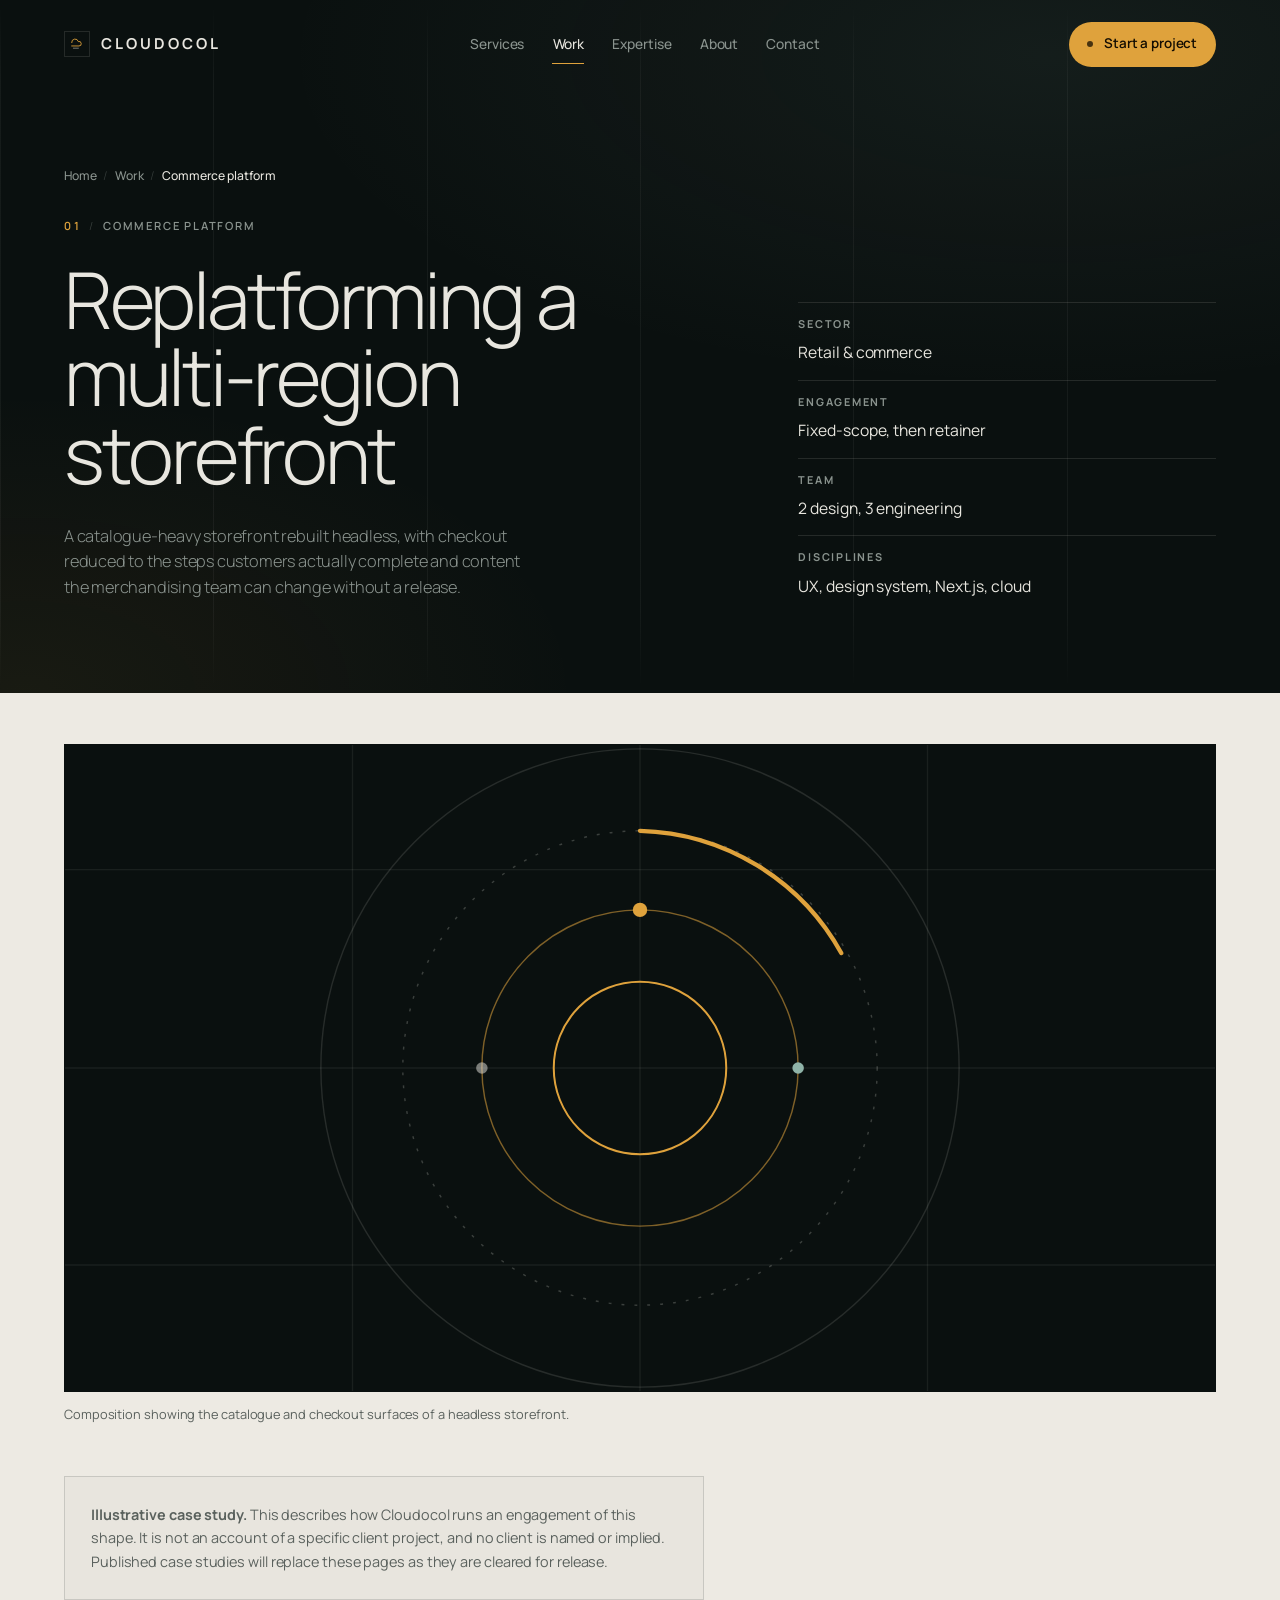
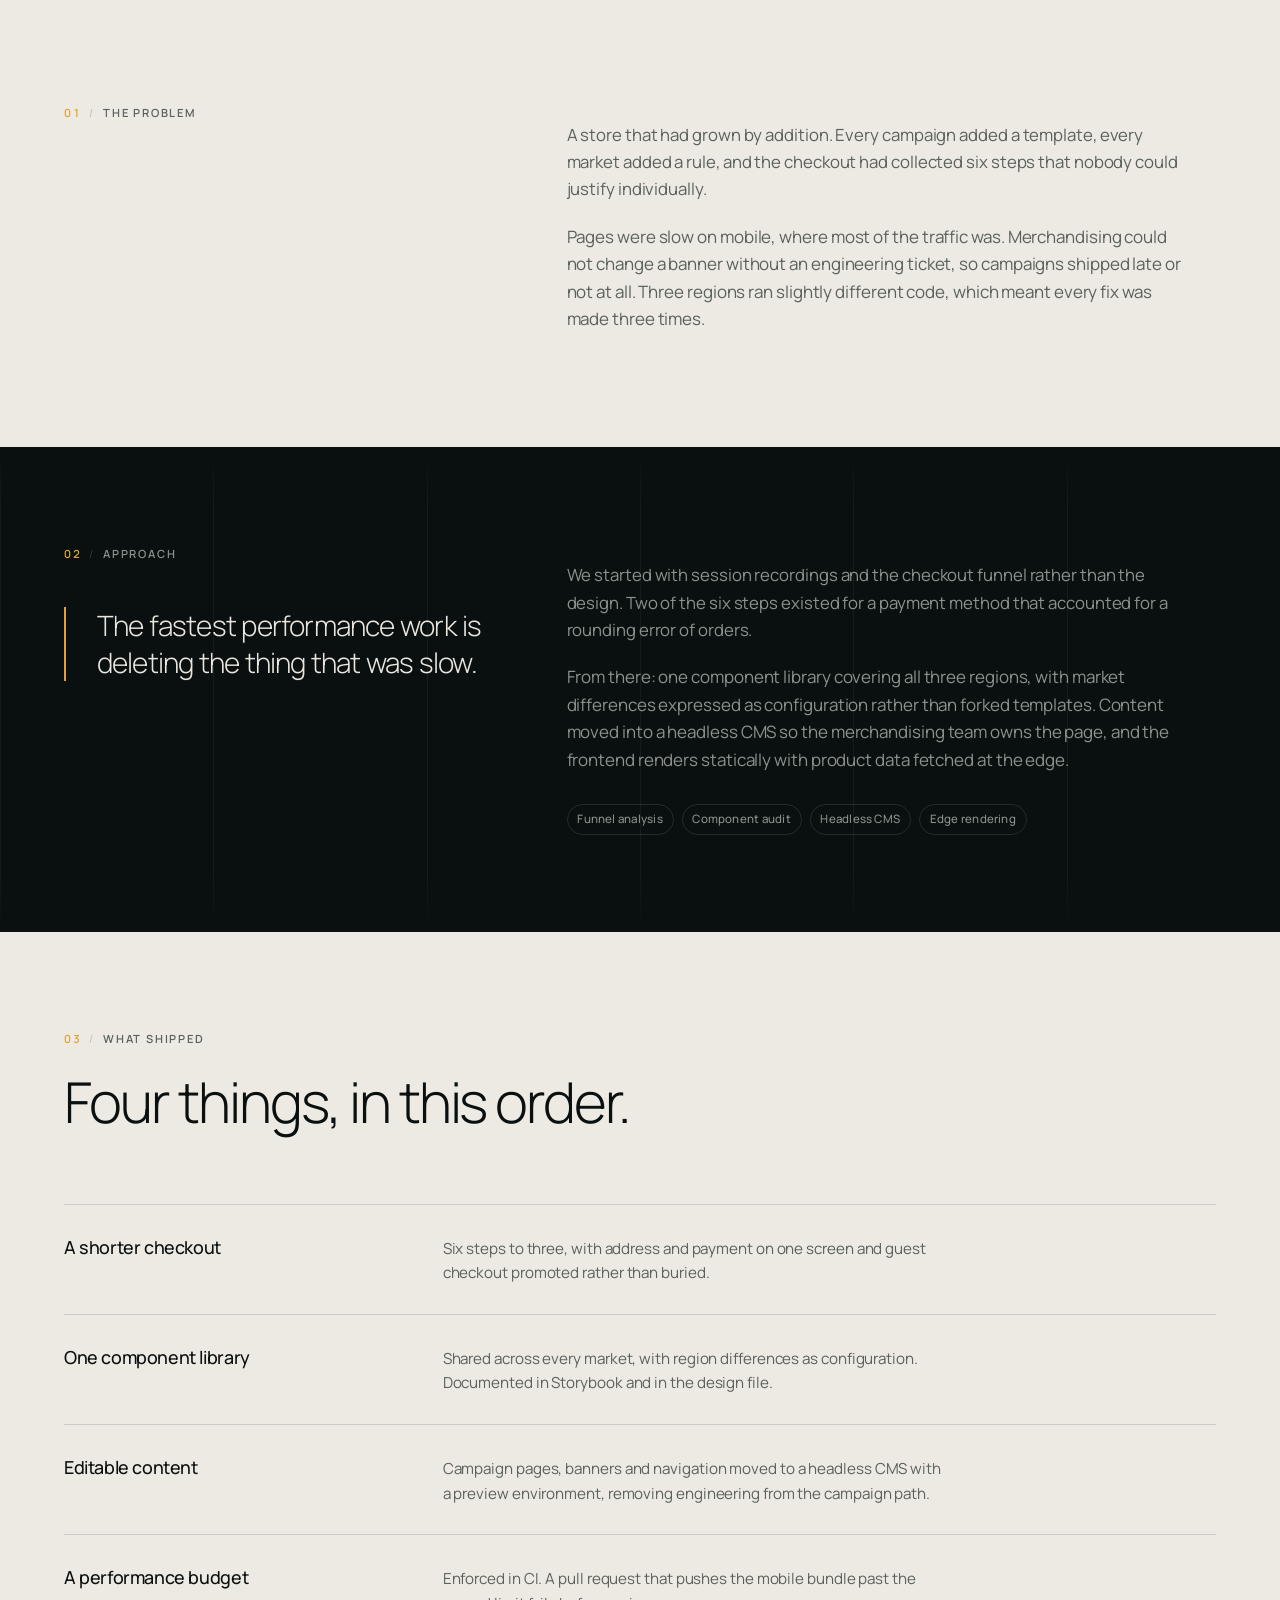
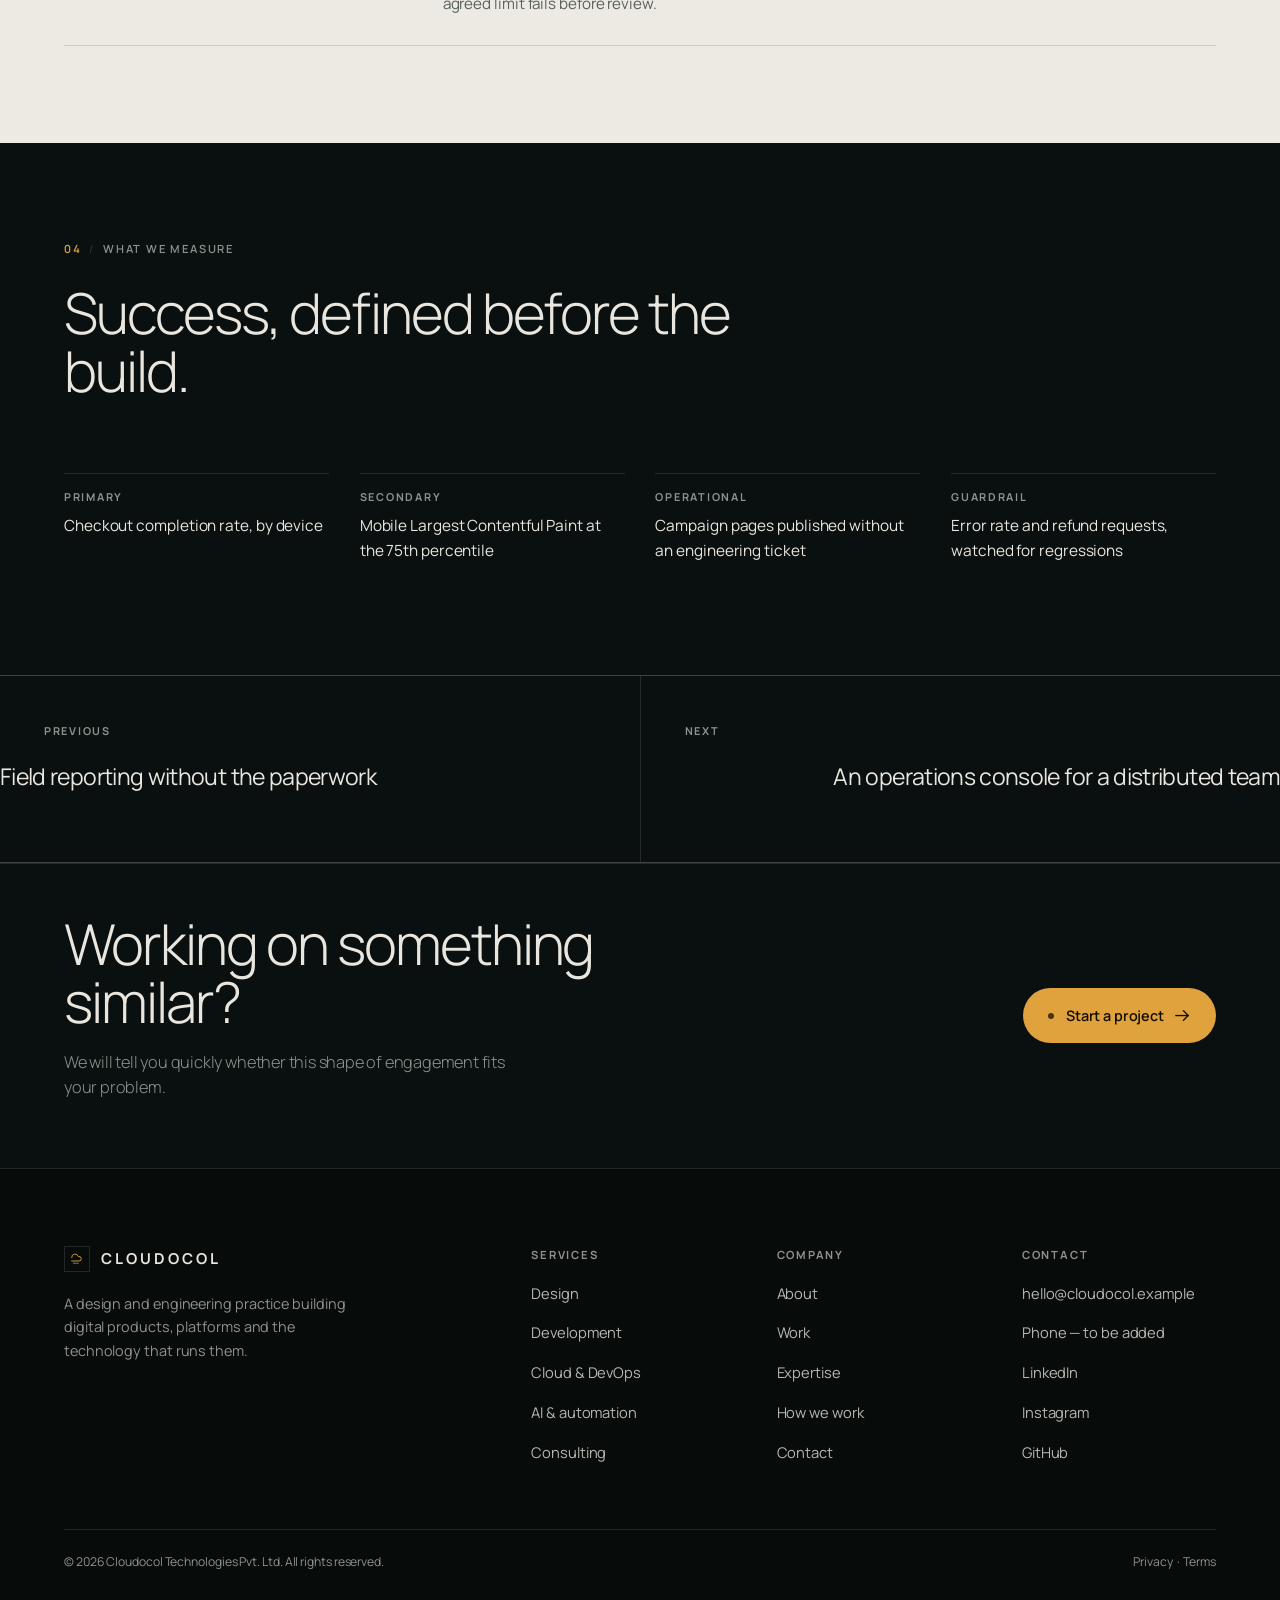
<file: work-commerce-platform.html>
<!DOCTYPE html>
<html lang="en" data-theme="dark">
<head>
<meta charset="utf-8" />
<meta name="viewport" content="width=device-width, initial-scale=1, viewport-fit=cover" />
<title>Replatforming a multi-region storefront — Cloudocol</title>
<meta name="description" content="Commerce platform: how Cloudocol runs an engagement of this shape." />
<meta property="og:title" content="Replatforming a multi-region storefront — Cloudocol" />
<meta property="og:description" content="Commerce platform: how Cloudocol runs an engagement of this shape." />
<meta property="og:type" content="website" />
<meta name="twitter:card" content="summary_large_image" />
<meta name="theme-color" content="#0A100F" />
<link rel="preconnect" href="https://fonts.googleapis.com">
<link rel="preconnect" href="https://fonts.gstatic.com" crossorigin>
<link href="https://fonts.googleapis.com/css2?family=Manrope:wght@200;300;400;500;600;700;800&display=swap" rel="stylesheet">
<link rel="stylesheet" href="assets/css/styles.css" />
<noscript><style>
  /* content must never depend on JavaScript to become visible */
  [data-reveal],[data-proj],[data-why],[data-fig]{ opacity:1 !important; transform:none !important; }
  .mask > span{ transform:none !important; }
  .proj-media{ clip-path:none !important; }
  .proc-step{ opacity:1 !important; }
  .cursor,.progress{ display:none !important; }
</style></noscript>
</head>
<body data-page="work">

<a class="skip-link" href="#main">Skip to content</a>
<div class="cursor" id="cursor" aria-hidden="true"></div>

<header class="nav" id="nav">
  <span class="progress" id="progress" aria-hidden="true"></span>
  <div class="wrap nav-in">
    <a class="logo" href="index.html" aria-label="Cloudocol — home">
      <!-- LOGO SLOT: replace the inline <svg> below with the supplied Cloudocol mark -->
      <span class="logo-mark">
        <svg viewBox="0 0 24 24" fill="none" aria-hidden="true">
          <path d="M3 16h13a4 4 0 1 0-1.2-7.8A6 6 0 0 0 3 10" stroke="#DFA23C" stroke-width="1.6" stroke-linecap="round"/>
          <path d="M6 20h9" stroke="#E8E6DF" stroke-width="1.6" stroke-linecap="round" opacity=".55"/>
        </svg>
      </span>
      <span class="logo-word">Cloudocol</span>
    </a>

    <nav class="nav-links" id="navLinks" aria-label="Primary">
      
      <a class="nav-link" href="services.html">Services</a>
      <a class="nav-link is-active" href="work.html" aria-current="page">Work</a>
      <a class="nav-link" href="expertise.html">Expertise</a>
      <a class="nav-link" href="about.html">About</a>
      <a class="nav-link" href="contact.html">Contact</a>
      <span class="nav-ind" id="navInd" aria-hidden="true"></span>
    </nav>

    <div class="nav-right">
      <a class="btn btn--solid magnetic" href="contact.html"><span class="btn-in"><span class="dot"></span>Start a project</span></a>
      <button class="burger" id="burger" aria-label="Open menu" aria-expanded="false" aria-controls="menu">
        <span></span><span></span><span></span>
      </button>
    </div>
  </div>
</header>

<div class="menu" id="menu">
  <nav aria-label="Mobile">
      <a class="menu-link" href="services.html">Services</a>
      <a class="menu-link" href="work.html">Work</a>
      <a class="menu-link" href="expertise.html">Expertise</a>
      <a class="menu-link" href="about.html">About</a>
      <a class="menu-link" href="contact.html">Contact</a>
  </nav>
  <div class="menu-foot">
    <span>Cloudocol Technologies Pvt. Ltd.</span>
    <span>hello@cloudocol.example</span>
  </div>
</div>

<main id="main">
<section class="pagehero ruled">
  <div class="wrap">
    <nav class="crumbs" aria-label="Breadcrumb"><a href="index.html">Home</a><span class="sep">/</span><a href="work.html">Work</a><span class="sep">/</span><span aria-current="page">Commerce platform</span></nav>
    <div class="pagehero-grid">
      <div>
        <div class="label" style="margin-bottom:clamp(18px,2vw,28px)"><span class="num">01</span><span class="slash">/</span>Commerce platform</div>
        <h1 class="display" data-reveal>Replatforming a multi-region storefront</h1>
        <p class="lede" data-reveal style="--d:.08s">A catalogue-heavy storefront rebuilt headless, with checkout reduced to the steps customers actually complete and content the merchandising team can change without a release.</p>
      </div>
      <dl class="pagehero-facts" data-reveal style="--d:.12s"><div class="fact"><dt>Sector</dt><dd>Retail &amp; commerce</dd></div><div class="fact"><dt>Engagement</dt><dd>Fixed-scope, then retainer</dd></div><div class="fact"><dt>Team</dt><dd>2 design, 3 engineering</dd></div><div class="fact"><dt>Disciplines</dt><dd>UX, design system, Next.js, cloud</dd></div></dl>
    </div>
  </div>
</section>
<section class="section section--tight panel-paper">
  <div class="wrap">
    <figure style="margin:0" data-reveal>
      <div class="case-fig"><svg viewBox="0 0 800 550" aria-hidden="true" preserveAspectRatio="xMidYMid slice">
  <rect width="800" height="550" fill="#0A100F"/>
  <g stroke="rgba(232,230,223,.07)">
    <line x1="0" y1="137" x2="800" y2="137"/><line x1="0" y1="275" x2="800" y2="275"/><line x1="0" y1="412" x2="800" y2="412"/>
    <line x1="200" y1="0" x2="200" y2="550"/><line x1="400" y1="0" x2="400" y2="550"/><line x1="600" y1="0" x2="600" y2="550"/>
  </g>
  <circle cx="400" cy="275" r="60" fill="none" stroke="#DFA23C" stroke-width="1.4"/>
  <circle cx="400" cy="275" r="110" fill="none" stroke="rgba(223,162,60,.55)" stroke-width="1"/>
  <circle cx="400" cy="275" r="165" fill="none" stroke="rgba(232,230,223,.22)" stroke-width="1" stroke-dasharray="2 7"/>
  <circle cx="400" cy="275" r="222" fill="none" stroke="rgba(232,230,223,.13)" stroke-width="1"/>
  <path d="M400 110 A165 165 0 0 1 540 195" fill="none" stroke="#DFA23C" stroke-width="3" stroke-linecap="round"/>
  <circle cx="400" cy="165" r="5" fill="#DFA23C"/>
  <circle cx="510" cy="275" r="4" fill="#8FB3A8"/>
  <circle cx="290" cy="275" r="4" fill="rgba(232,230,223,.5)"/>
</svg></div>
      <figcaption class="case-cap">Composition showing the catalogue and checkout surfaces of a headless storefront.</figcaption>
    </figure>
    <div style="margin-top:clamp(32px,4vw,56px);max-width:64ch"><p class="note-band" data-reveal><strong>Illustrative case study.</strong> This describes how Cloudocol runs an engagement of this shape. It is not an account of a specific client project, and no client is named or implied. Published case studies will replace these pages as they are cleared for release.</p></div>
  </div>
</section>

<section class="section panel-paper">
  <div class="wrap split">
    <div>
      <div class="label"><span class="num">01</span><span class="slash">/</span>The problem</div>
    </div>
    <div data-reveal>
      <p class="body-mute" style="font-size:1.05rem">A store that had grown by addition. Every campaign added a template, every market added a
        rule, and the checkout had collected six steps that nobody could justify individually.</p>
        <p class="body-mute" style="margin-top:1.2em">Pages were slow on mobile, where most of the traffic was. Merchandising could not change a
        banner without an engineering ticket, so campaigns shipped late or not at all. Three regions
        ran slightly different code, which meant every fix was made three times.</p>
    </div>
  </div>
</section>

<section class="section panel-ink ruled">
  <div class="wrap split">
    <div>
      <div class="label"><span class="num">02</span><span class="slash">/</span>Approach</div>
      <p class="pull" data-reveal style="margin-top:1.6em">The fastest performance work is deleting the thing that was slow.</p>
    </div>
    <div data-reveal style="--d:.08s">
      <p class="body-mute" style="font-size:1.05rem">We started with session recordings and the checkout funnel rather than the design. Two of the
        six steps existed for a payment method that accounted for a rounding error of orders.</p>
        <p class="body-mute" style="margin-top:1.2em">From there: one component library covering all three regions, with market differences expressed
        as configuration rather than forked templates. Content moved into a headless CMS so the
        merchandising team owns the page, and the frontend renders statically with product data
        fetched at the edge.</p>
        <div class="out" style="margin-top:1.8em;display:flex;flex-wrap:wrap;gap:8px">
          <span class="chip">Funnel analysis</span><span class="chip">Component audit</span>
          <span class="chip">Headless CMS</span><span class="chip">Edge rendering</span>
        </div>
    </div>
  </div>
</section>

<section class="section panel-paper">
  <div class="wrap">
    <div class="sec-head">
      <div>
        <div class="label"><span class="num">03</span><span class="slash">/</span>What shipped</div>
        <h2 class="h2" data-reveal>Four things, in this order.</h2>
      </div>
    </div>
    <dl class="deflist" data-reveal>
      <div class="defrow"><dt>A shorter checkout</dt><dd>Six steps to three, with address and payment on one screen and guest checkout promoted rather than buried.</dd></div>
        <div class="defrow"><dt>One component library</dt><dd>Shared across every market, with region differences as configuration. Documented in Storybook and in the design file.</dd></div>
        <div class="defrow"><dt>Editable content</dt><dd>Campaign pages, banners and navigation moved to a headless CMS with a preview environment, removing engineering from the campaign path.</dd></div>
        <div class="defrow"><dt>A performance budget</dt><dd>Enforced in CI. A pull request that pushes the mobile bundle past the agreed limit fails before review.</dd></div>
    </dl>
  </div>
</section>

<section class="section panel-ink">
  <div class="wrap">
    <div class="sec-head">
      <div>
        <div class="label"><span class="num">04</span><span class="slash">/</span>What we measure</div>
        <h2 class="h2" data-reveal>Success, defined before the build.</h2>
      </div>
      <p class="lede" data-reveal style="--d:.08s">Numbers here are the ones we agree at the start and instrument on day one — not figures assembled afterwards to make a case study read well.</p>
    </div>
    <dl class="case-meta" data-reveal>
      <div><dt>Primary</dt><dd>Checkout completion rate, by device</dd></div>
        <div><dt>Secondary</dt><dd>Mobile Largest Contentful Paint at the 75th percentile</dd></div>
        <div><dt>Operational</dt><dd>Campaign pages published without an engineering ticket</dd></div>
        <div><dt>Guardrail</dt><dd>Error rate and refund requests, watched for regressions</dd></div>
    </dl>
  </div>
</section>

<nav class="pager" aria-label="More work">
  <a href="work-field-reporting.html"><span class="inner"><span class="dir">Previous</span><span class="ttl">Field reporting without the paperwork</span></span></a>
  <a href="work-operations-console.html"><span class="inner"><span class="dir">Next</span><span class="ttl">An operations console for a distributed team</span></span></a>
</nav>
<section class="section section--tight panel-ink band">
  <div class="wrap band-in">
    <div>
      <h2 class="h2" data-reveal>Working on something similar?</h2>
      <p class="lede" data-reveal style="--d:.08s;margin-top:1.1em">We will tell you quickly whether this shape of engagement fits your problem.</p>
    </div>
    <a class="btn btn--solid magnetic" href="contact.html" data-reveal style="--d:.14s"><span class="btn-in"><span class="dot"></span>Start a project <svg class="arrow" viewBox="0 0 16 16" aria-hidden="true"><line x1="1" y1="8" x2="14" y2="8"/><polyline points="9,3 14,8 9,13"/></svg></span></a>
  </div>
</section>
</main>

<footer class="footer">
  <div class="wrap">
    <div class="foot-grid">
      <div class="foot-about">
        <a class="logo" href="index.html" aria-label="Cloudocol — home">
          <span class="logo-mark">
            <svg viewBox="0 0 24 24" fill="none" aria-hidden="true">
          <path d="M3 16h13a4 4 0 1 0-1.2-7.8A6 6 0 0 0 3 10" stroke="#DFA23C" stroke-width="1.6" stroke-linecap="round"/>
          <path d="M6 20h9" stroke="#E8E6DF" stroke-width="1.6" stroke-linecap="round" opacity=".55"/>
        </svg>
          </span>
          <span class="logo-word">Cloudocol</span>
        </a>
        <p>A design and engineering practice building digital products, platforms and the technology that runs them.</p>
      </div>

      <div class="foot-col">
        <h4>Services</h4>
        <ul>
          <li><a href="services.html#design">Design</a></li>
          <li><a href="services.html#development">Development</a></li>
          <li><a href="services.html#technology">Cloud &amp; DevOps</a></li>
          <li><a href="services.html#technology">AI &amp; automation</a></li>
          <li><a href="services.html#technology">Consulting</a></li>
        </ul>
      </div>

      <div class="foot-col">
        <h4>Company</h4>
        <ul>
          <li><a href="about.html">About</a></li>
          <li><a href="work.html">Work</a></li>
          <li><a href="expertise.html">Expertise</a></li>
          <li><a href="process.html">How we work</a></li>
          <li><a href="contact.html">Contact</a></li>
        </ul>
      </div>

      <!-- Contact details use the reserved .example domain as placeholders — swap in real ones -->
      <div class="foot-col">
        <h4>Contact</h4>
        <ul>
          <li><a href="mailto:hello@cloudocol.example">hello@cloudocol.example</a></li>
          <li><a href="contact.html">Phone — to be added</a></li>
          <li><a href="contact.html">LinkedIn</a></li>
          <li><a href="contact.html">Instagram</a></li>
          <li><a href="contact.html">GitHub</a></li>
        </ul>
      </div>
    </div>

    <div class="foot-bar">
      <span>© <span id="yr">2026</span> Cloudocol Technologies Pvt. Ltd. All rights reserved.</span>
      <span><a href="privacy.html">Privacy</a> &nbsp;·&nbsp; <a href="terms.html">Terms</a></span>
    </div>
  </div>
</footer>

<button class="totop" id="toTop" aria-label="Back to top">
  <svg width="15" height="15" viewBox="0 0 16 16" aria-hidden="true" fill="none" stroke="currentColor" stroke-width="1.4">
    <line x1="8" y1="14" x2="8" y2="2"/><polyline points="3,7 8,2 13,7"/>
  </svg>
</button>

<script src="assets/js/main.js" defer></script>
</body>
</html>
</file>
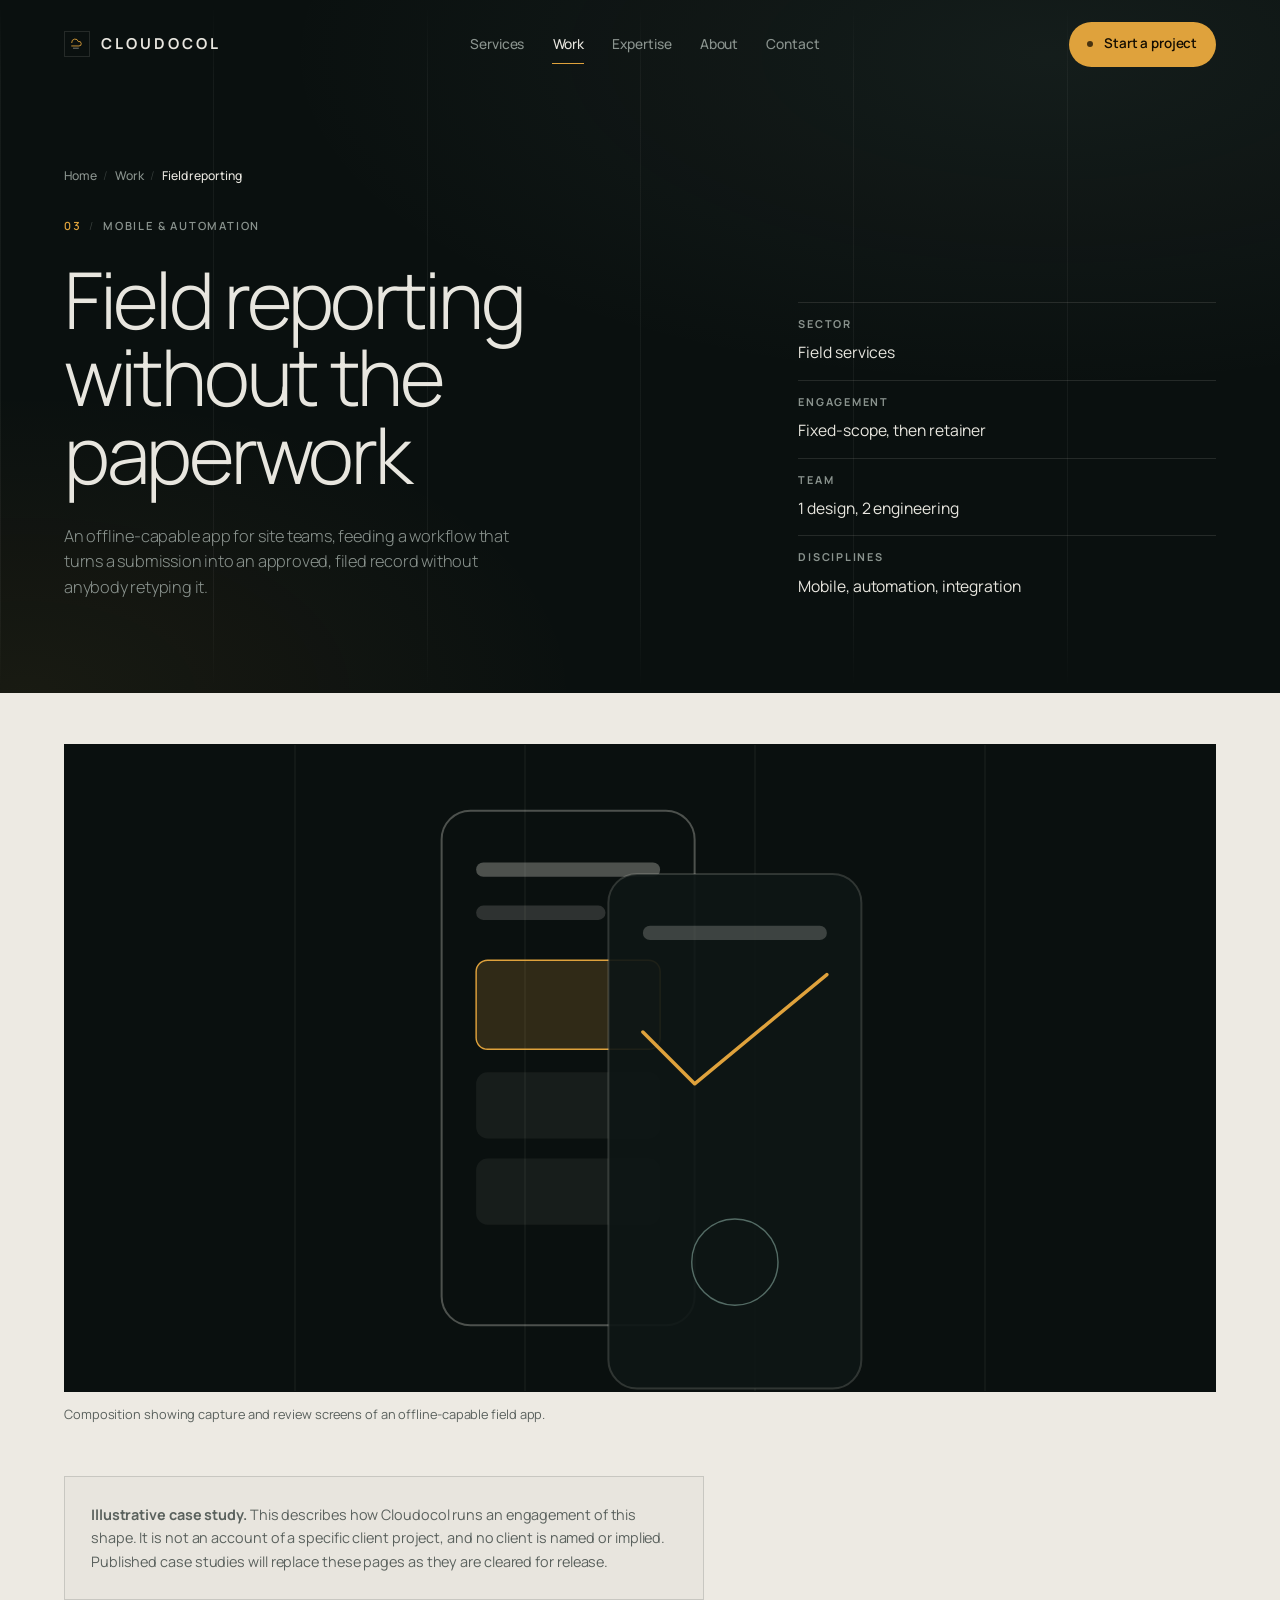
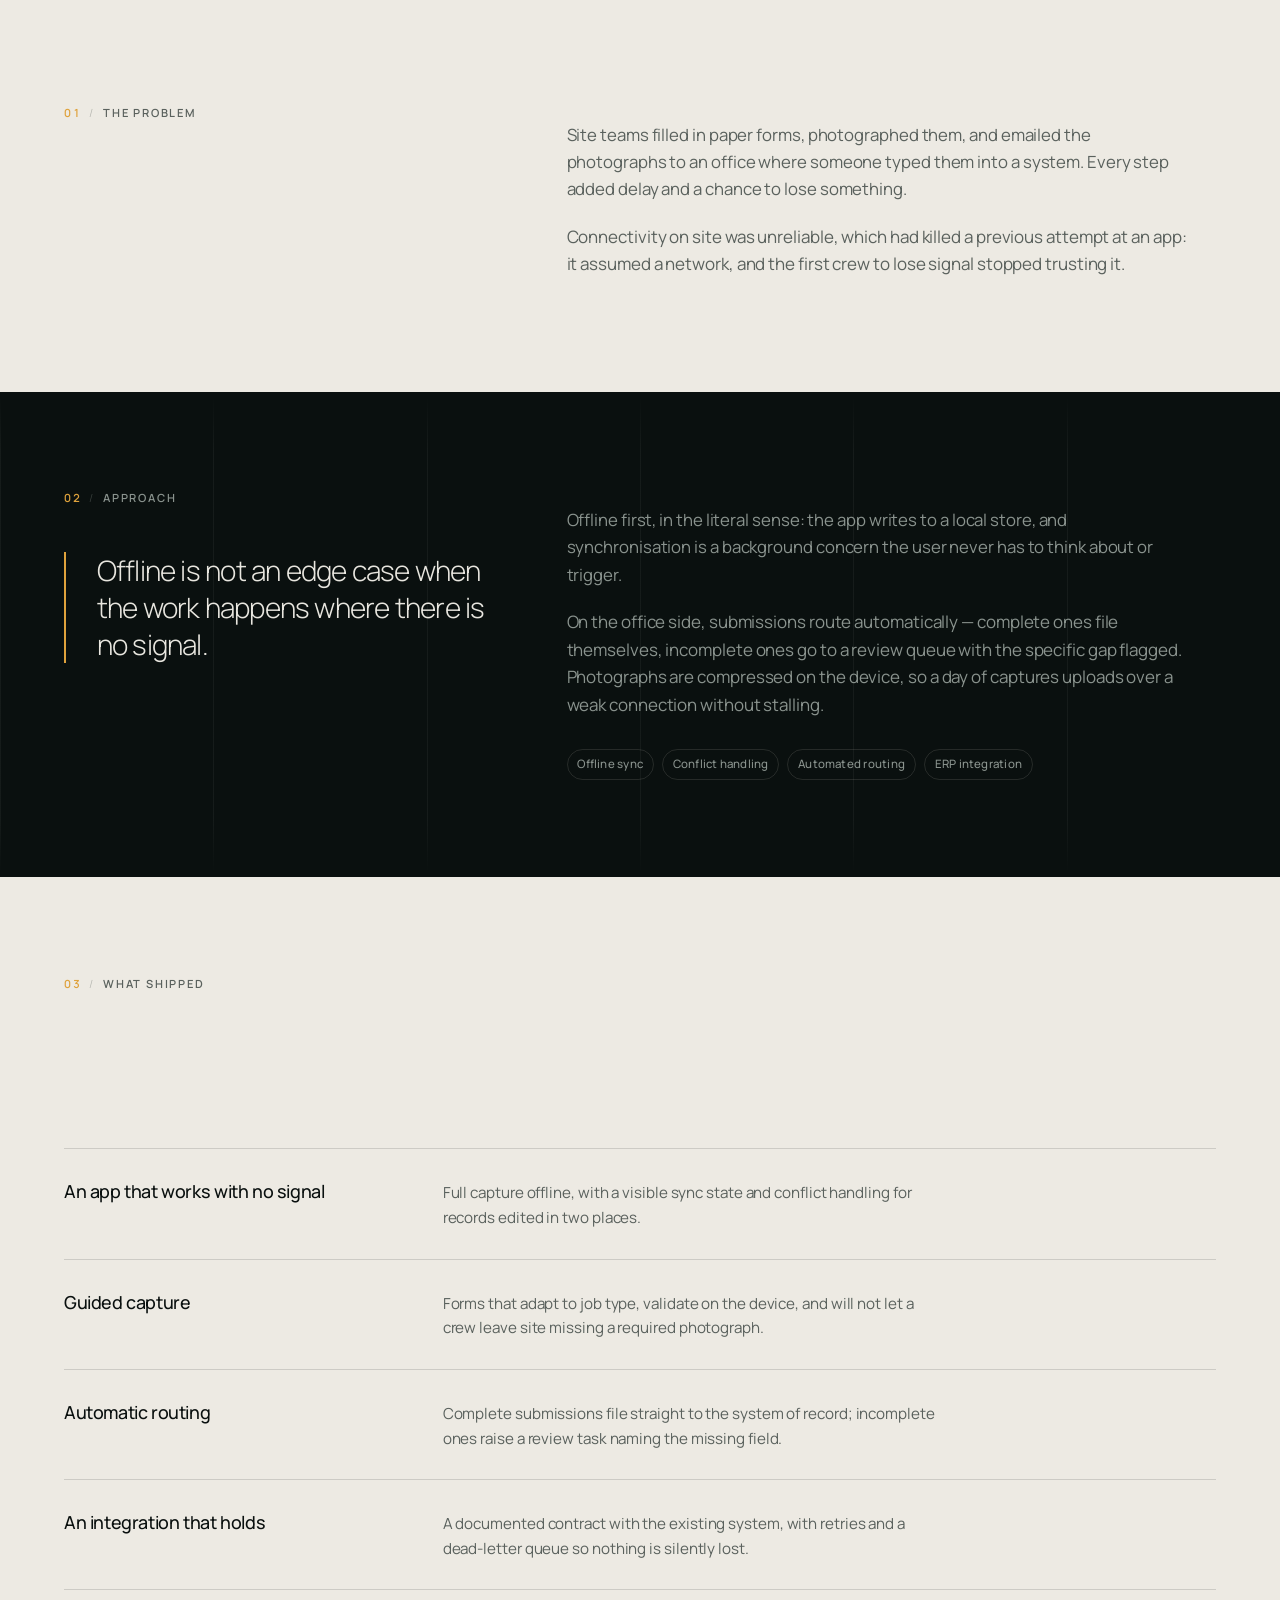
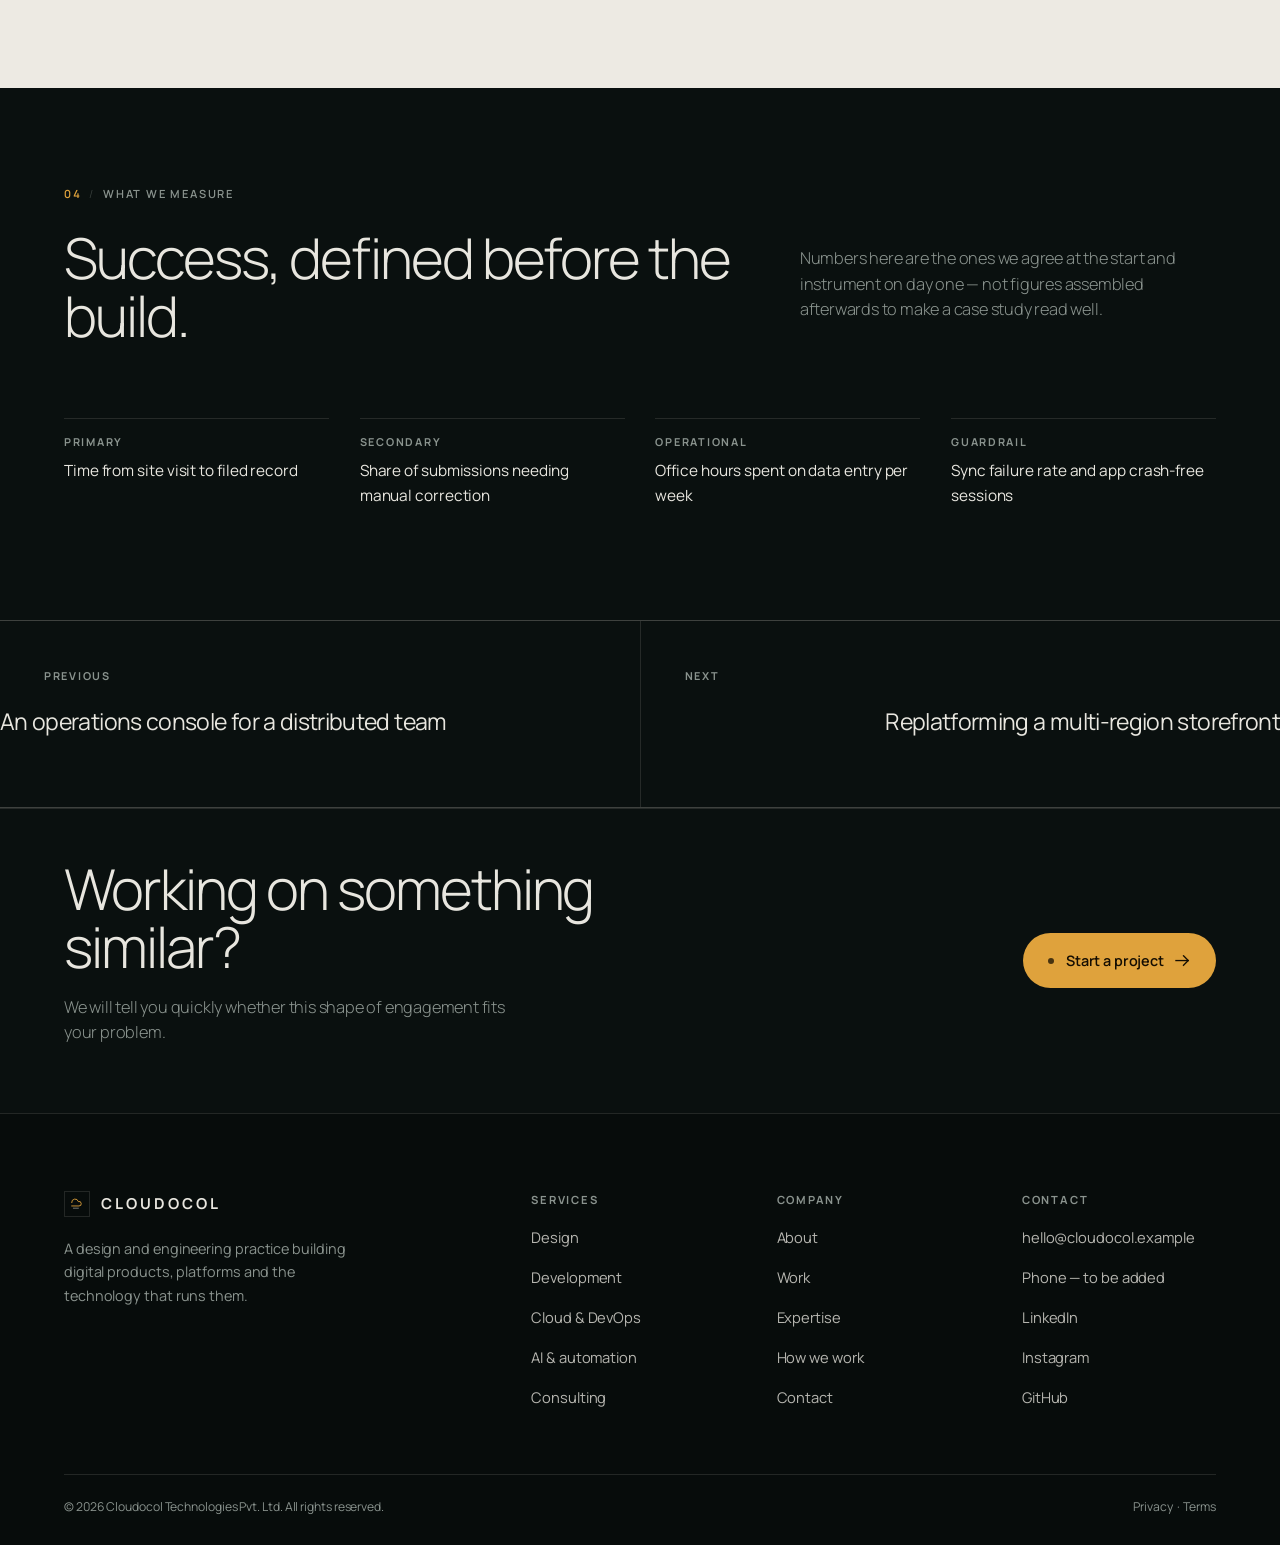
<file: work-field-reporting.html>
<!DOCTYPE html>
<html lang="en" data-theme="dark">
<head>
<meta charset="utf-8" />
<meta name="viewport" content="width=device-width, initial-scale=1, viewport-fit=cover" />
<title>Field reporting without the paperwork — Cloudocol</title>
<meta name="description" content="Mobile and automation: how Cloudocol runs an engagement of this shape." />
<meta property="og:title" content="Field reporting without the paperwork — Cloudocol" />
<meta property="og:description" content="Mobile and automation: how Cloudocol runs an engagement of this shape." />
<meta property="og:type" content="website" />
<meta name="twitter:card" content="summary_large_image" />
<meta name="theme-color" content="#0A100F" />
<link rel="preconnect" href="https://fonts.googleapis.com">
<link rel="preconnect" href="https://fonts.gstatic.com" crossorigin>
<link href="https://fonts.googleapis.com/css2?family=Manrope:wght@200;300;400;500;600;700;800&display=swap" rel="stylesheet">
<link rel="stylesheet" href="assets/css/styles.css" />
<noscript><style>
  /* content must never depend on JavaScript to become visible */
  [data-reveal],[data-proj],[data-why],[data-fig]{ opacity:1 !important; transform:none !important; }
  .mask > span{ transform:none !important; }
  .proj-media{ clip-path:none !important; }
  .proc-step{ opacity:1 !important; }
  .cursor,.progress{ display:none !important; }
</style></noscript>
</head>
<body data-page="work">

<a class="skip-link" href="#main">Skip to content</a>
<div class="cursor" id="cursor" aria-hidden="true"></div>

<header class="nav" id="nav">
  <span class="progress" id="progress" aria-hidden="true"></span>
  <div class="wrap nav-in">
    <a class="logo" href="index.html" aria-label="Cloudocol — home">
      <!-- LOGO SLOT: replace the inline <svg> below with the supplied Cloudocol mark -->
      <span class="logo-mark">
        <svg viewBox="0 0 24 24" fill="none" aria-hidden="true">
          <path d="M3 16h13a4 4 0 1 0-1.2-7.8A6 6 0 0 0 3 10" stroke="#DFA23C" stroke-width="1.6" stroke-linecap="round"/>
          <path d="M6 20h9" stroke="#E8E6DF" stroke-width="1.6" stroke-linecap="round" opacity=".55"/>
        </svg>
      </span>
      <span class="logo-word">Cloudocol</span>
    </a>

    <nav class="nav-links" id="navLinks" aria-label="Primary">
      
      <a class="nav-link" href="services.html">Services</a>
      <a class="nav-link is-active" href="work.html" aria-current="page">Work</a>
      <a class="nav-link" href="expertise.html">Expertise</a>
      <a class="nav-link" href="about.html">About</a>
      <a class="nav-link" href="contact.html">Contact</a>
      <span class="nav-ind" id="navInd" aria-hidden="true"></span>
    </nav>

    <div class="nav-right">
      <a class="btn btn--solid magnetic" href="contact.html"><span class="btn-in"><span class="dot"></span>Start a project</span></a>
      <button class="burger" id="burger" aria-label="Open menu" aria-expanded="false" aria-controls="menu">
        <span></span><span></span><span></span>
      </button>
    </div>
  </div>
</header>

<div class="menu" id="menu">
  <nav aria-label="Mobile">
      <a class="menu-link" href="services.html">Services</a>
      <a class="menu-link" href="work.html">Work</a>
      <a class="menu-link" href="expertise.html">Expertise</a>
      <a class="menu-link" href="about.html">About</a>
      <a class="menu-link" href="contact.html">Contact</a>
  </nav>
  <div class="menu-foot">
    <span>Cloudocol Technologies Pvt. Ltd.</span>
    <span>hello@cloudocol.example</span>
  </div>
</div>

<main id="main">
<section class="pagehero ruled">
  <div class="wrap">
    <nav class="crumbs" aria-label="Breadcrumb"><a href="index.html">Home</a><span class="sep">/</span><a href="work.html">Work</a><span class="sep">/</span><span aria-current="page">Field reporting</span></nav>
    <div class="pagehero-grid">
      <div>
        <div class="label" style="margin-bottom:clamp(18px,2vw,28px)"><span class="num">03</span><span class="slash">/</span>Mobile &amp; automation</div>
        <h1 class="display" data-reveal>Field reporting without the paperwork</h1>
        <p class="lede" data-reveal style="--d:.08s">An offline-capable app for site teams, feeding a workflow that turns a submission into an approved, filed record without anybody retyping it.</p>
      </div>
      <dl class="pagehero-facts" data-reveal style="--d:.12s"><div class="fact"><dt>Sector</dt><dd>Field services</dd></div><div class="fact"><dt>Engagement</dt><dd>Fixed-scope, then retainer</dd></div><div class="fact"><dt>Team</dt><dd>1 design, 2 engineering</dd></div><div class="fact"><dt>Disciplines</dt><dd>Mobile, automation, integration</dd></div></dl>
    </div>
  </div>
</section>
<section class="section section--tight panel-paper">
  <div class="wrap">
    <figure style="margin:0" data-reveal>
      <div class="case-fig"><svg viewBox="0 0 800 550" aria-hidden="true" preserveAspectRatio="xMidYMid slice">
  <rect width="800" height="550" fill="#0A100F"/>
  <g stroke="rgba(232,230,223,.06)">
    <line x1="160" y1="0" x2="160" y2="550"/><line x1="320" y1="0" x2="320" y2="550"/>
    <line x1="480" y1="0" x2="480" y2="550"/><line x1="640" y1="0" x2="640" y2="550"/>
  </g>
  <rect x="262" y="96" width="176" height="358" rx="20" fill="none" stroke="rgba(232,230,223,.30)" stroke-width="1.4"/>
  <rect x="286" y="132" width="128" height="10" rx="5" fill="rgba(232,230,223,.30)"/>
  <rect x="286" y="162" width="90" height="10" rx="5" fill="rgba(232,230,223,.16)"/>
  <rect x="286" y="200" width="128" height="62" rx="8" fill="rgba(223,162,60,.18)" stroke="#DFA23C" stroke-width="1"/>
  <rect x="286" y="278" width="128" height="46" rx="8" fill="rgba(232,230,223,.06)"/>
  <rect x="286" y="338" width="128" height="46" rx="8" fill="rgba(232,230,223,.06)"/>
  <rect x="378" y="140" width="176" height="358" rx="20" fill="#0E1615" stroke="rgba(232,230,223,.18)" stroke-width="1.4" opacity=".92"/>
  <rect x="402" y="176" width="128" height="10" rx="5" fill="rgba(232,230,223,.22)"/>
  <path d="M402 250 L438 286 L530 210" fill="none" stroke="#DFA23C" stroke-width="2.4" stroke-linecap="round" stroke-linejoin="round"/>
  <circle cx="466" cy="410" r="30" fill="none" stroke="rgba(143,179,168,.55)" stroke-width="1"/>
</svg></div>
      <figcaption class="case-cap">Composition showing capture and review screens of an offline-capable field app.</figcaption>
    </figure>
    <div style="margin-top:clamp(32px,4vw,56px);max-width:64ch"><p class="note-band" data-reveal><strong>Illustrative case study.</strong> This describes how Cloudocol runs an engagement of this shape. It is not an account of a specific client project, and no client is named or implied. Published case studies will replace these pages as they are cleared for release.</p></div>
  </div>
</section>

<section class="section panel-paper">
  <div class="wrap split">
    <div>
      <div class="label"><span class="num">01</span><span class="slash">/</span>The problem</div>
    </div>
    <div data-reveal>
      <p class="body-mute" style="font-size:1.05rem">Site teams filled in paper forms, photographed them, and emailed the photographs to an office
        where someone typed them into a system. Every step added delay and a chance to lose something.</p>
        <p class="body-mute" style="margin-top:1.2em">Connectivity on site was unreliable, which had killed a previous attempt at an app: it assumed a
        network, and the first crew to lose signal stopped trusting it.</p>
    </div>
  </div>
</section>

<section class="section panel-ink ruled">
  <div class="wrap split">
    <div>
      <div class="label"><span class="num">02</span><span class="slash">/</span>Approach</div>
      <p class="pull" data-reveal style="margin-top:1.6em">Offline is not an edge case when the work happens where there is no signal.</p>
    </div>
    <div data-reveal style="--d:.08s">
      <p class="body-mute" style="font-size:1.05rem">Offline first, in the literal sense: the app writes to a local store, and synchronisation is a
        background concern the user never has to think about or trigger.</p>
        <p class="body-mute" style="margin-top:1.2em">On the office side, submissions route automatically — complete ones file themselves, incomplete
        ones go to a review queue with the specific gap flagged. Photographs are compressed on the
        device, so a day of captures uploads over a weak connection without stalling.</p>
        <div class="out" style="margin-top:1.8em;display:flex;flex-wrap:wrap;gap:8px">
          <span class="chip">Offline sync</span><span class="chip">Conflict handling</span>
          <span class="chip">Automated routing</span><span class="chip">ERP integration</span>
        </div>
    </div>
  </div>
</section>

<section class="section panel-paper">
  <div class="wrap">
    <div class="sec-head">
      <div>
        <div class="label"><span class="num">03</span><span class="slash">/</span>What shipped</div>
        <h2 class="h2" data-reveal>Capture, sync, route, file.</h2>
      </div>
    </div>
    <dl class="deflist" data-reveal>
      <div class="defrow"><dt>An app that works with no signal</dt><dd>Full capture offline, with a visible sync state and conflict handling for records edited in two places.</dd></div>
        <div class="defrow"><dt>Guided capture</dt><dd>Forms that adapt to job type, validate on the device, and will not let a crew leave site missing a required photograph.</dd></div>
        <div class="defrow"><dt>Automatic routing</dt><dd>Complete submissions file straight to the system of record; incomplete ones raise a review task naming the missing field.</dd></div>
        <div class="defrow"><dt>An integration that holds</dt><dd>A documented contract with the existing system, with retries and a dead-letter queue so nothing is silently lost.</dd></div>
    </dl>
  </div>
</section>

<section class="section panel-ink">
  <div class="wrap">
    <div class="sec-head">
      <div>
        <div class="label"><span class="num">04</span><span class="slash">/</span>What we measure</div>
        <h2 class="h2" data-reveal>Success, defined before the build.</h2>
      </div>
      <p class="lede" data-reveal style="--d:.08s">Numbers here are the ones we agree at the start and instrument on day one — not figures assembled afterwards to make a case study read well.</p>
    </div>
    <dl class="case-meta" data-reveal>
      <div><dt>Primary</dt><dd>Time from site visit to filed record</dd></div>
        <div><dt>Secondary</dt><dd>Share of submissions needing manual correction</dd></div>
        <div><dt>Operational</dt><dd>Office hours spent on data entry per week</dd></div>
        <div><dt>Guardrail</dt><dd>Sync failure rate and app crash-free sessions</dd></div>
    </dl>
  </div>
</section>

<nav class="pager" aria-label="More work">
  <a href="work-operations-console.html"><span class="inner"><span class="dir">Previous</span><span class="ttl">An operations console for a distributed team</span></span></a>
  <a href="work-commerce-platform.html"><span class="inner"><span class="dir">Next</span><span class="ttl">Replatforming a multi-region storefront</span></span></a>
</nav>
<section class="section section--tight panel-ink band">
  <div class="wrap band-in">
    <div>
      <h2 class="h2" data-reveal>Working on something similar?</h2>
      <p class="lede" data-reveal style="--d:.08s;margin-top:1.1em">We will tell you quickly whether this shape of engagement fits your problem.</p>
    </div>
    <a class="btn btn--solid magnetic" href="contact.html" data-reveal style="--d:.14s"><span class="btn-in"><span class="dot"></span>Start a project <svg class="arrow" viewBox="0 0 16 16" aria-hidden="true"><line x1="1" y1="8" x2="14" y2="8"/><polyline points="9,3 14,8 9,13"/></svg></span></a>
  </div>
</section>
</main>

<footer class="footer">
  <div class="wrap">
    <div class="foot-grid">
      <div class="foot-about">
        <a class="logo" href="index.html" aria-label="Cloudocol — home">
          <span class="logo-mark">
            <svg viewBox="0 0 24 24" fill="none" aria-hidden="true">
          <path d="M3 16h13a4 4 0 1 0-1.2-7.8A6 6 0 0 0 3 10" stroke="#DFA23C" stroke-width="1.6" stroke-linecap="round"/>
          <path d="M6 20h9" stroke="#E8E6DF" stroke-width="1.6" stroke-linecap="round" opacity=".55"/>
        </svg>
          </span>
          <span class="logo-word">Cloudocol</span>
        </a>
        <p>A design and engineering practice building digital products, platforms and the technology that runs them.</p>
      </div>

      <div class="foot-col">
        <h4>Services</h4>
        <ul>
          <li><a href="services.html#design">Design</a></li>
          <li><a href="services.html#development">Development</a></li>
          <li><a href="services.html#technology">Cloud &amp; DevOps</a></li>
          <li><a href="services.html#technology">AI &amp; automation</a></li>
          <li><a href="services.html#technology">Consulting</a></li>
        </ul>
      </div>

      <div class="foot-col">
        <h4>Company</h4>
        <ul>
          <li><a href="about.html">About</a></li>
          <li><a href="work.html">Work</a></li>
          <li><a href="expertise.html">Expertise</a></li>
          <li><a href="process.html">How we work</a></li>
          <li><a href="contact.html">Contact</a></li>
        </ul>
      </div>

      <!-- Contact details use the reserved .example domain as placeholders — swap in real ones -->
      <div class="foot-col">
        <h4>Contact</h4>
        <ul>
          <li><a href="mailto:hello@cloudocol.example">hello@cloudocol.example</a></li>
          <li><a href="contact.html">Phone — to be added</a></li>
          <li><a href="contact.html">LinkedIn</a></li>
          <li><a href="contact.html">Instagram</a></li>
          <li><a href="contact.html">GitHub</a></li>
        </ul>
      </div>
    </div>

    <div class="foot-bar">
      <span>© <span id="yr">2026</span> Cloudocol Technologies Pvt. Ltd. All rights reserved.</span>
      <span><a href="privacy.html">Privacy</a> &nbsp;·&nbsp; <a href="terms.html">Terms</a></span>
    </div>
  </div>
</footer>

<button class="totop" id="toTop" aria-label="Back to top">
  <svg width="15" height="15" viewBox="0 0 16 16" aria-hidden="true" fill="none" stroke="currentColor" stroke-width="1.4">
    <line x1="8" y1="14" x2="8" y2="2"/><polyline points="3,7 8,2 13,7"/>
  </svg>
</button>

<script src="assets/js/main.js" defer></script>
</body>
</html>
</file>
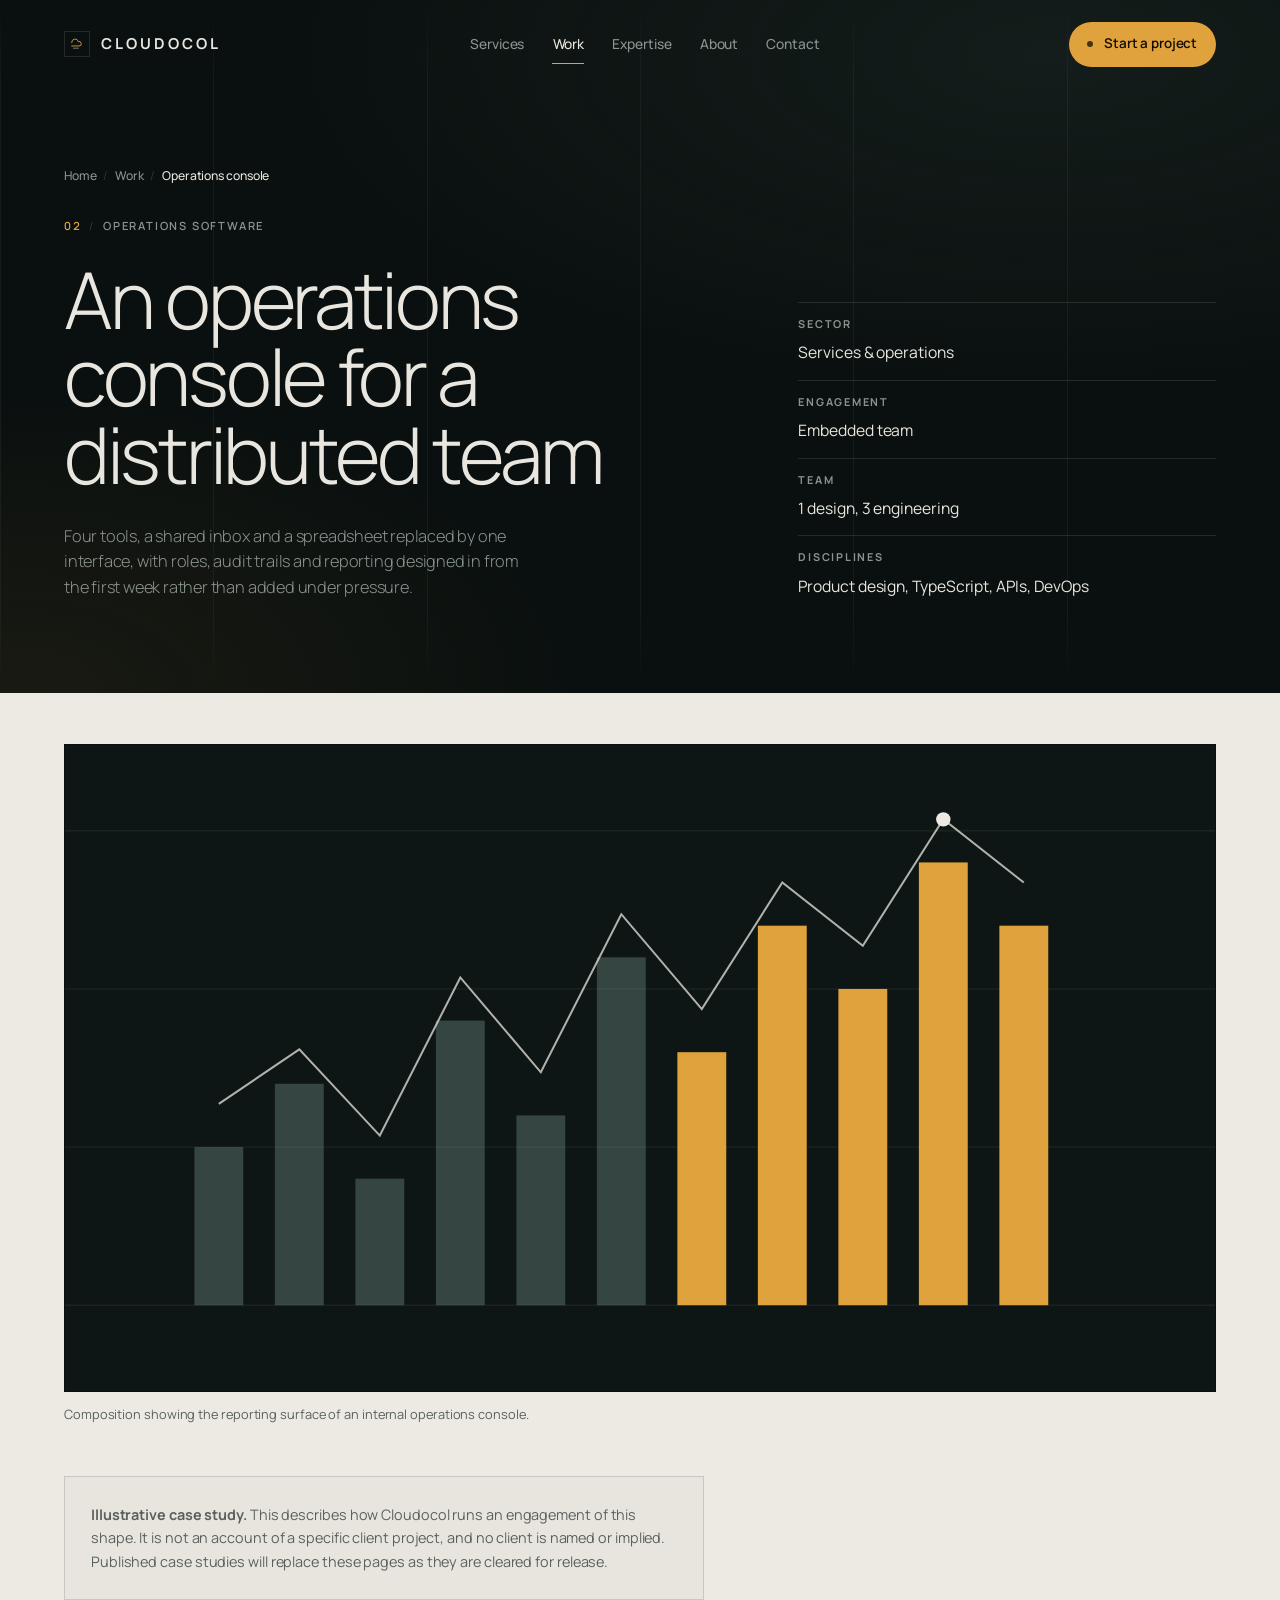
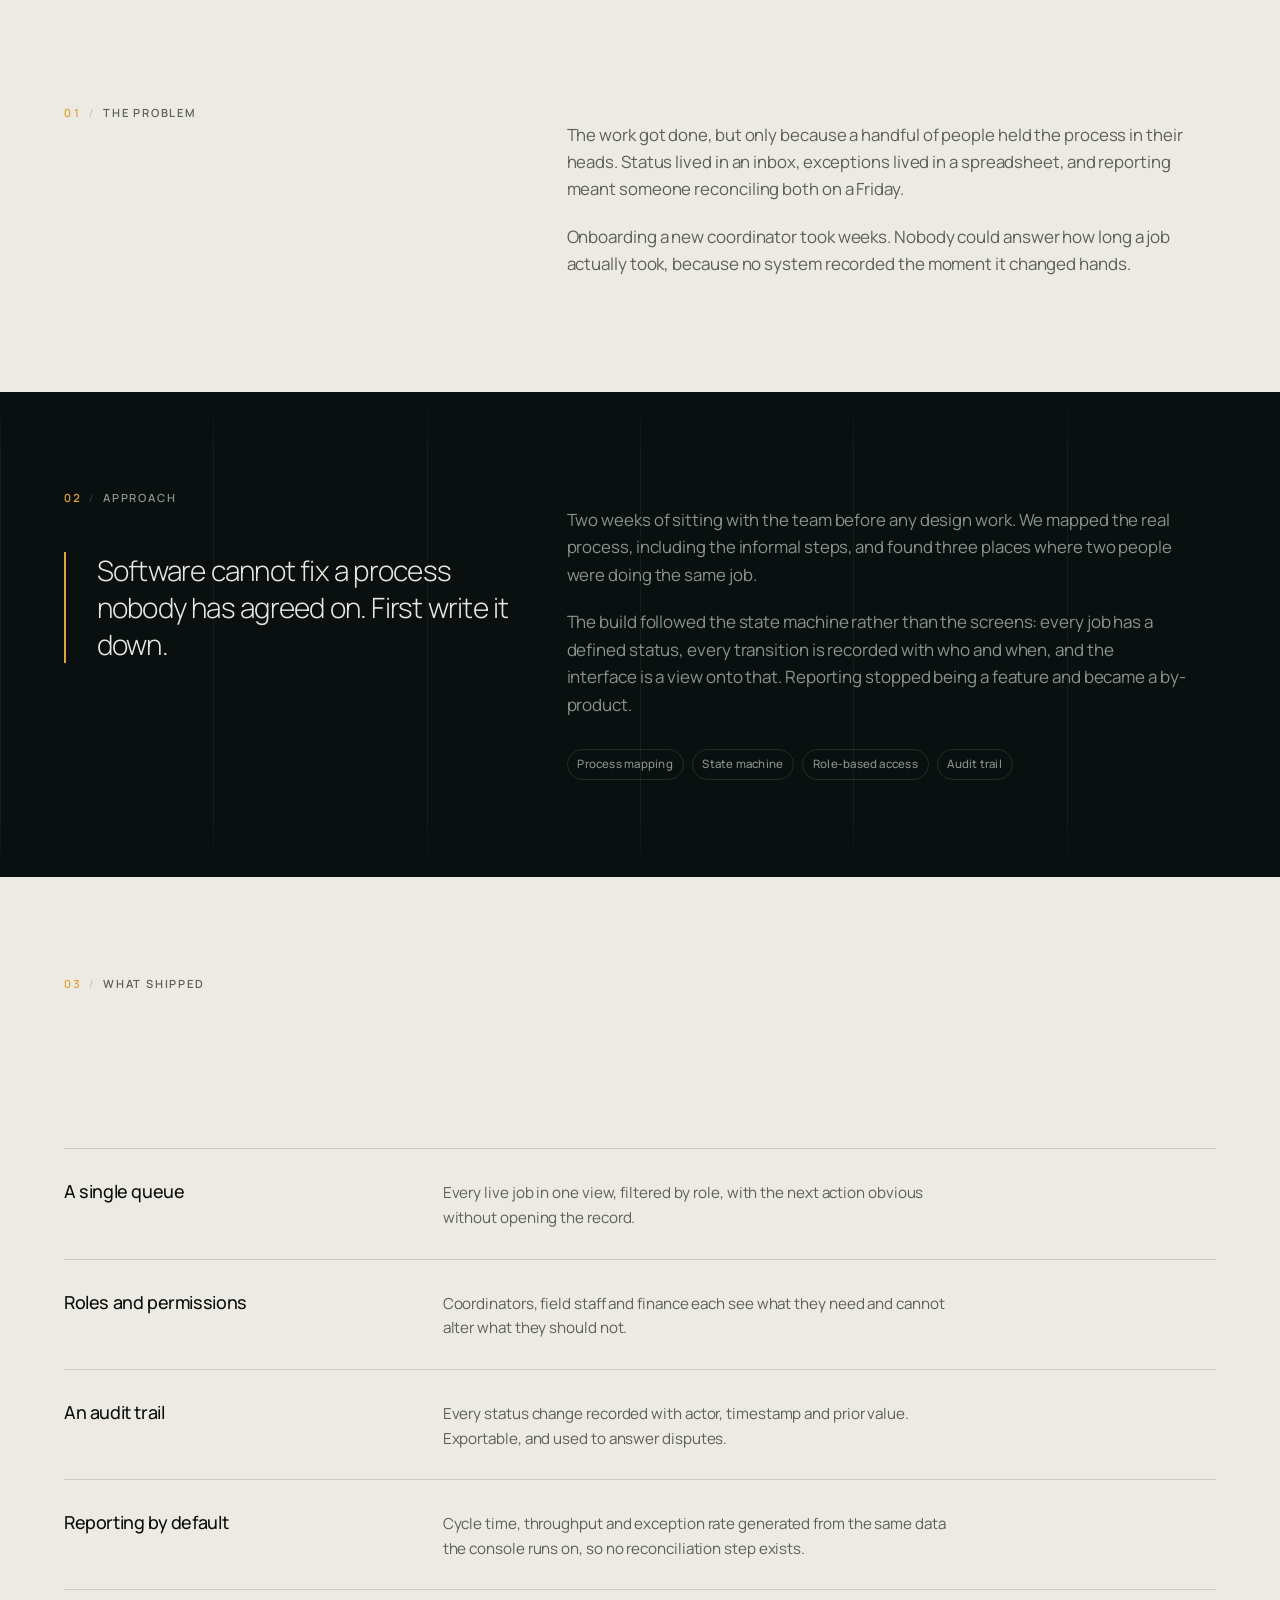
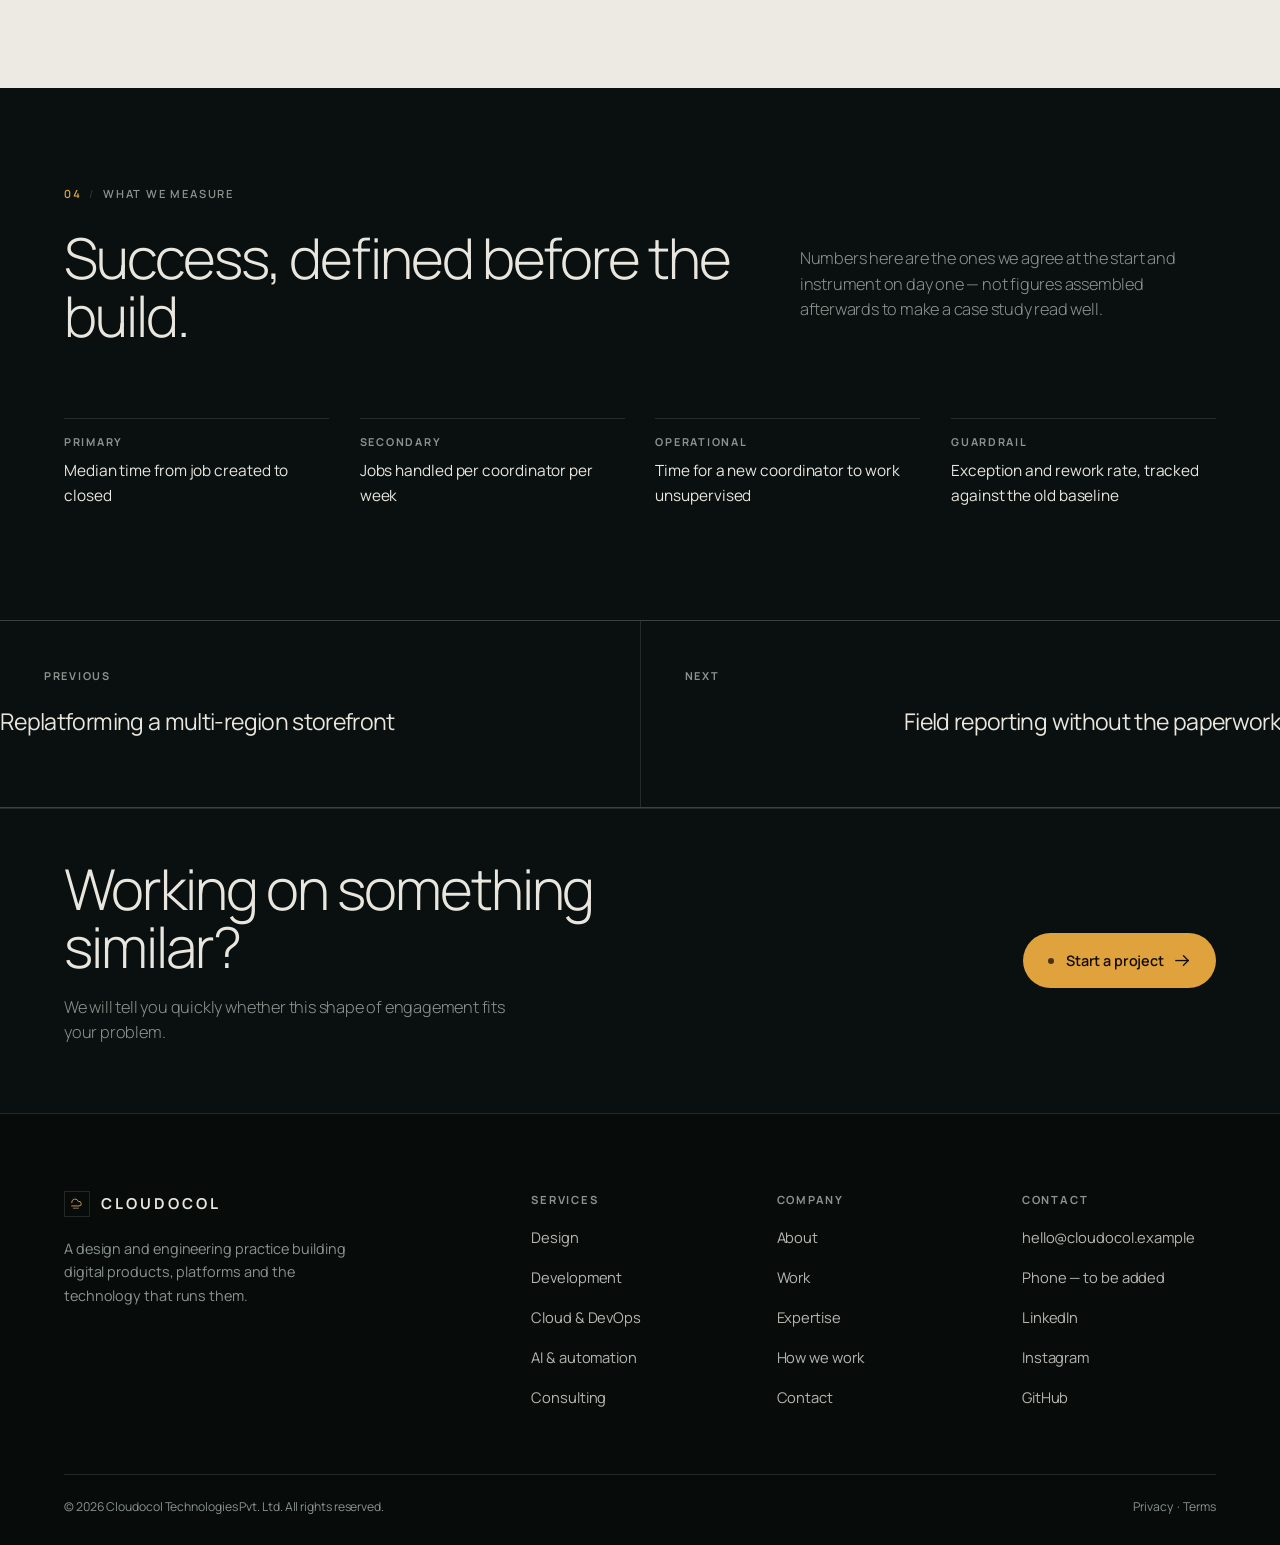
<file: work-operations-console.html>
<!DOCTYPE html>
<html lang="en" data-theme="dark">
<head>
<meta charset="utf-8" />
<meta name="viewport" content="width=device-width, initial-scale=1, viewport-fit=cover" />
<title>An operations console for a distributed team — Cloudocol</title>
<meta name="description" content="Operations software: how Cloudocol runs an engagement of this shape." />
<meta property="og:title" content="An operations console for a distributed team — Cloudocol" />
<meta property="og:description" content="Operations software: how Cloudocol runs an engagement of this shape." />
<meta property="og:type" content="website" />
<meta name="twitter:card" content="summary_large_image" />
<meta name="theme-color" content="#0A100F" />
<link rel="preconnect" href="https://fonts.googleapis.com">
<link rel="preconnect" href="https://fonts.gstatic.com" crossorigin>
<link href="https://fonts.googleapis.com/css2?family=Manrope:wght@200;300;400;500;600;700;800&display=swap" rel="stylesheet">
<link rel="stylesheet" href="assets/css/styles.css" />
<noscript><style>
  /* content must never depend on JavaScript to become visible */
  [data-reveal],[data-proj],[data-why],[data-fig]{ opacity:1 !important; transform:none !important; }
  .mask > span{ transform:none !important; }
  .proj-media{ clip-path:none !important; }
  .proc-step{ opacity:1 !important; }
  .cursor,.progress{ display:none !important; }
</style></noscript>
</head>
<body data-page="work">

<a class="skip-link" href="#main">Skip to content</a>
<div class="cursor" id="cursor" aria-hidden="true"></div>

<header class="nav" id="nav">
  <span class="progress" id="progress" aria-hidden="true"></span>
  <div class="wrap nav-in">
    <a class="logo" href="index.html" aria-label="Cloudocol — home">
      <!-- LOGO SLOT: replace the inline <svg> below with the supplied Cloudocol mark -->
      <span class="logo-mark">
        <svg viewBox="0 0 24 24" fill="none" aria-hidden="true">
          <path d="M3 16h13a4 4 0 1 0-1.2-7.8A6 6 0 0 0 3 10" stroke="#DFA23C" stroke-width="1.6" stroke-linecap="round"/>
          <path d="M6 20h9" stroke="#E8E6DF" stroke-width="1.6" stroke-linecap="round" opacity=".55"/>
        </svg>
      </span>
      <span class="logo-word">Cloudocol</span>
    </a>

    <nav class="nav-links" id="navLinks" aria-label="Primary">
      
      <a class="nav-link" href="services.html">Services</a>
      <a class="nav-link is-active" href="work.html" aria-current="page">Work</a>
      <a class="nav-link" href="expertise.html">Expertise</a>
      <a class="nav-link" href="about.html">About</a>
      <a class="nav-link" href="contact.html">Contact</a>
      <span class="nav-ind" id="navInd" aria-hidden="true"></span>
    </nav>

    <div class="nav-right">
      <a class="btn btn--solid magnetic" href="contact.html"><span class="btn-in"><span class="dot"></span>Start a project</span></a>
      <button class="burger" id="burger" aria-label="Open menu" aria-expanded="false" aria-controls="menu">
        <span></span><span></span><span></span>
      </button>
    </div>
  </div>
</header>

<div class="menu" id="menu">
  <nav aria-label="Mobile">
      <a class="menu-link" href="services.html">Services</a>
      <a class="menu-link" href="work.html">Work</a>
      <a class="menu-link" href="expertise.html">Expertise</a>
      <a class="menu-link" href="about.html">About</a>
      <a class="menu-link" href="contact.html">Contact</a>
  </nav>
  <div class="menu-foot">
    <span>Cloudocol Technologies Pvt. Ltd.</span>
    <span>hello@cloudocol.example</span>
  </div>
</div>

<main id="main">
<section class="pagehero ruled">
  <div class="wrap">
    <nav class="crumbs" aria-label="Breadcrumb"><a href="index.html">Home</a><span class="sep">/</span><a href="work.html">Work</a><span class="sep">/</span><span aria-current="page">Operations console</span></nav>
    <div class="pagehero-grid">
      <div>
        <div class="label" style="margin-bottom:clamp(18px,2vw,28px)"><span class="num">02</span><span class="slash">/</span>Operations software</div>
        <h1 class="display" data-reveal>An operations console for a distributed team</h1>
        <p class="lede" data-reveal style="--d:.08s">Four tools, a shared inbox and a spreadsheet replaced by one interface, with roles, audit trails and reporting designed in from the first week rather than added under pressure.</p>
      </div>
      <dl class="pagehero-facts" data-reveal style="--d:.12s"><div class="fact"><dt>Sector</dt><dd>Services &amp; operations</dd></div><div class="fact"><dt>Engagement</dt><dd>Embedded team</dd></div><div class="fact"><dt>Team</dt><dd>1 design, 3 engineering</dd></div><div class="fact"><dt>Disciplines</dt><dd>Product design, TypeScript, APIs, DevOps</dd></div></dl>
    </div>
  </div>
</section>
<section class="section section--tight panel-paper">
  <div class="wrap">
    <figure style="margin:0" data-reveal>
      <div class="case-fig"><svg viewBox="0 0 800 550" aria-hidden="true" preserveAspectRatio="xMidYMid slice">
  <rect width="800" height="550" fill="#0E1615"/>
  <g stroke="rgba(232,230,223,.06)">
    <line x1="0" y1="110" x2="800" y2="110"/><line x1="0" y1="220" x2="800" y2="220"/>
    <line x1="0" y1="330" x2="800" y2="330"/><line x1="0" y1="440" x2="800" y2="440"/>
  </g>
  <g fill="rgba(143,179,168,.30)">
    <rect x="90" y="330" width="34" height="110"/><rect x="146" y="286" width="34" height="154"/>
    <rect x="202" y="352" width="34" height="88"/><rect x="258" y="242" width="34" height="198"/>
    <rect x="314" y="308" width="34" height="132"/><rect x="370" y="198" width="34" height="242"/>
  </g>
  <g fill="#DFA23C">
    <rect x="426" y="264" width="34" height="176"/><rect x="482" y="176" width="34" height="264"/>
    <rect x="538" y="220" width="34" height="220"/><rect x="594" y="132" width="34" height="308"/>
    <rect x="650" y="176" width="34" height="264"/>
  </g>
  <path d="M107 300 L163 262 L219 322 L275 212 L331 278 L387 168 L443 234 L499 146 L555 190 L611 102 L667 146"
        fill="none" stroke="rgba(232,230,223,.75)" stroke-width="1.4"/>
  <circle cx="611" cy="102" r="5" fill="#EDEAE3"/>
</svg></div>
      <figcaption class="case-cap">Composition showing the reporting surface of an internal operations console.</figcaption>
    </figure>
    <div style="margin-top:clamp(32px,4vw,56px);max-width:64ch"><p class="note-band" data-reveal><strong>Illustrative case study.</strong> This describes how Cloudocol runs an engagement of this shape. It is not an account of a specific client project, and no client is named or implied. Published case studies will replace these pages as they are cleared for release.</p></div>
  </div>
</section>

<section class="section panel-paper">
  <div class="wrap split">
    <div>
      <div class="label"><span class="num">01</span><span class="slash">/</span>The problem</div>
    </div>
    <div data-reveal>
      <p class="body-mute" style="font-size:1.05rem">The work got done, but only because a handful of people held the process in their heads. Status
        lived in an inbox, exceptions lived in a spreadsheet, and reporting meant someone reconciling
        both on a Friday.</p>
        <p class="body-mute" style="margin-top:1.2em">Onboarding a new coordinator took weeks. Nobody could answer how long a job actually took,
        because no system recorded the moment it changed hands.</p>
    </div>
  </div>
</section>

<section class="section panel-ink ruled">
  <div class="wrap split">
    <div>
      <div class="label"><span class="num">02</span><span class="slash">/</span>Approach</div>
      <p class="pull" data-reveal style="margin-top:1.6em">Software cannot fix a process nobody has agreed on. First write it down.</p>
    </div>
    <div data-reveal style="--d:.08s">
      <p class="body-mute" style="font-size:1.05rem">Two weeks of sitting with the team before any design work. We mapped the real process, including
        the informal steps, and found three places where two people were doing the same job.</p>
        <p class="body-mute" style="margin-top:1.2em">The build followed the state machine rather than the screens: every job has a defined status,
        every transition is recorded with who and when, and the interface is a view onto that. Reporting
        stopped being a feature and became a by-product.</p>
        <div class="out" style="margin-top:1.8em;display:flex;flex-wrap:wrap;gap:8px">
          <span class="chip">Process mapping</span><span class="chip">State machine</span>
          <span class="chip">Role-based access</span><span class="chip">Audit trail</span>
        </div>
    </div>
  </div>
</section>

<section class="section panel-paper">
  <div class="wrap">
    <div class="sec-head">
      <div>
        <div class="label"><span class="num">03</span><span class="slash">/</span>What shipped</div>
        <h2 class="h2" data-reveal>One console, four capabilities.</h2>
      </div>
    </div>
    <dl class="deflist" data-reveal>
      <div class="defrow"><dt>A single queue</dt><dd>Every live job in one view, filtered by role, with the next action obvious without opening the record.</dd></div>
        <div class="defrow"><dt>Roles and permissions</dt><dd>Coordinators, field staff and finance each see what they need and cannot alter what they should not.</dd></div>
        <div class="defrow"><dt>An audit trail</dt><dd>Every status change recorded with actor, timestamp and prior value. Exportable, and used to answer disputes.</dd></div>
        <div class="defrow"><dt>Reporting by default</dt><dd>Cycle time, throughput and exception rate generated from the same data the console runs on, so no reconciliation step exists.</dd></div>
    </dl>
  </div>
</section>

<section class="section panel-ink">
  <div class="wrap">
    <div class="sec-head">
      <div>
        <div class="label"><span class="num">04</span><span class="slash">/</span>What we measure</div>
        <h2 class="h2" data-reveal>Success, defined before the build.</h2>
      </div>
      <p class="lede" data-reveal style="--d:.08s">Numbers here are the ones we agree at the start and instrument on day one — not figures assembled afterwards to make a case study read well.</p>
    </div>
    <dl class="case-meta" data-reveal>
      <div><dt>Primary</dt><dd>Median time from job created to closed</dd></div>
        <div><dt>Secondary</dt><dd>Jobs handled per coordinator per week</dd></div>
        <div><dt>Operational</dt><dd>Time for a new coordinator to work unsupervised</dd></div>
        <div><dt>Guardrail</dt><dd>Exception and rework rate, tracked against the old baseline</dd></div>
    </dl>
  </div>
</section>

<nav class="pager" aria-label="More work">
  <a href="work-commerce-platform.html"><span class="inner"><span class="dir">Previous</span><span class="ttl">Replatforming a multi-region storefront</span></span></a>
  <a href="work-field-reporting.html"><span class="inner"><span class="dir">Next</span><span class="ttl">Field reporting without the paperwork</span></span></a>
</nav>
<section class="section section--tight panel-ink band">
  <div class="wrap band-in">
    <div>
      <h2 class="h2" data-reveal>Working on something similar?</h2>
      <p class="lede" data-reveal style="--d:.08s;margin-top:1.1em">We will tell you quickly whether this shape of engagement fits your problem.</p>
    </div>
    <a class="btn btn--solid magnetic" href="contact.html" data-reveal style="--d:.14s"><span class="btn-in"><span class="dot"></span>Start a project <svg class="arrow" viewBox="0 0 16 16" aria-hidden="true"><line x1="1" y1="8" x2="14" y2="8"/><polyline points="9,3 14,8 9,13"/></svg></span></a>
  </div>
</section>
</main>

<footer class="footer">
  <div class="wrap">
    <div class="foot-grid">
      <div class="foot-about">
        <a class="logo" href="index.html" aria-label="Cloudocol — home">
          <span class="logo-mark">
            <svg viewBox="0 0 24 24" fill="none" aria-hidden="true">
          <path d="M3 16h13a4 4 0 1 0-1.2-7.8A6 6 0 0 0 3 10" stroke="#DFA23C" stroke-width="1.6" stroke-linecap="round"/>
          <path d="M6 20h9" stroke="#E8E6DF" stroke-width="1.6" stroke-linecap="round" opacity=".55"/>
        </svg>
          </span>
          <span class="logo-word">Cloudocol</span>
        </a>
        <p>A design and engineering practice building digital products, platforms and the technology that runs them.</p>
      </div>

      <div class="foot-col">
        <h4>Services</h4>
        <ul>
          <li><a href="services.html#design">Design</a></li>
          <li><a href="services.html#development">Development</a></li>
          <li><a href="services.html#technology">Cloud &amp; DevOps</a></li>
          <li><a href="services.html#technology">AI &amp; automation</a></li>
          <li><a href="services.html#technology">Consulting</a></li>
        </ul>
      </div>

      <div class="foot-col">
        <h4>Company</h4>
        <ul>
          <li><a href="about.html">About</a></li>
          <li><a href="work.html">Work</a></li>
          <li><a href="expertise.html">Expertise</a></li>
          <li><a href="process.html">How we work</a></li>
          <li><a href="contact.html">Contact</a></li>
        </ul>
      </div>

      <!-- Contact details use the reserved .example domain as placeholders — swap in real ones -->
      <div class="foot-col">
        <h4>Contact</h4>
        <ul>
          <li><a href="mailto:hello@cloudocol.example">hello@cloudocol.example</a></li>
          <li><a href="contact.html">Phone — to be added</a></li>
          <li><a href="contact.html">LinkedIn</a></li>
          <li><a href="contact.html">Instagram</a></li>
          <li><a href="contact.html">GitHub</a></li>
        </ul>
      </div>
    </div>

    <div class="foot-bar">
      <span>© <span id="yr">2026</span> Cloudocol Technologies Pvt. Ltd. All rights reserved.</span>
      <span><a href="privacy.html">Privacy</a> &nbsp;·&nbsp; <a href="terms.html">Terms</a></span>
    </div>
  </div>
</footer>

<button class="totop" id="toTop" aria-label="Back to top">
  <svg width="15" height="15" viewBox="0 0 16 16" aria-hidden="true" fill="none" stroke="currentColor" stroke-width="1.4">
    <line x1="8" y1="14" x2="8" y2="2"/><polyline points="3,7 8,2 13,7"/>
  </svg>
</button>

<script src="assets/js/main.js" defer></script>
</body>
</html>
</file>
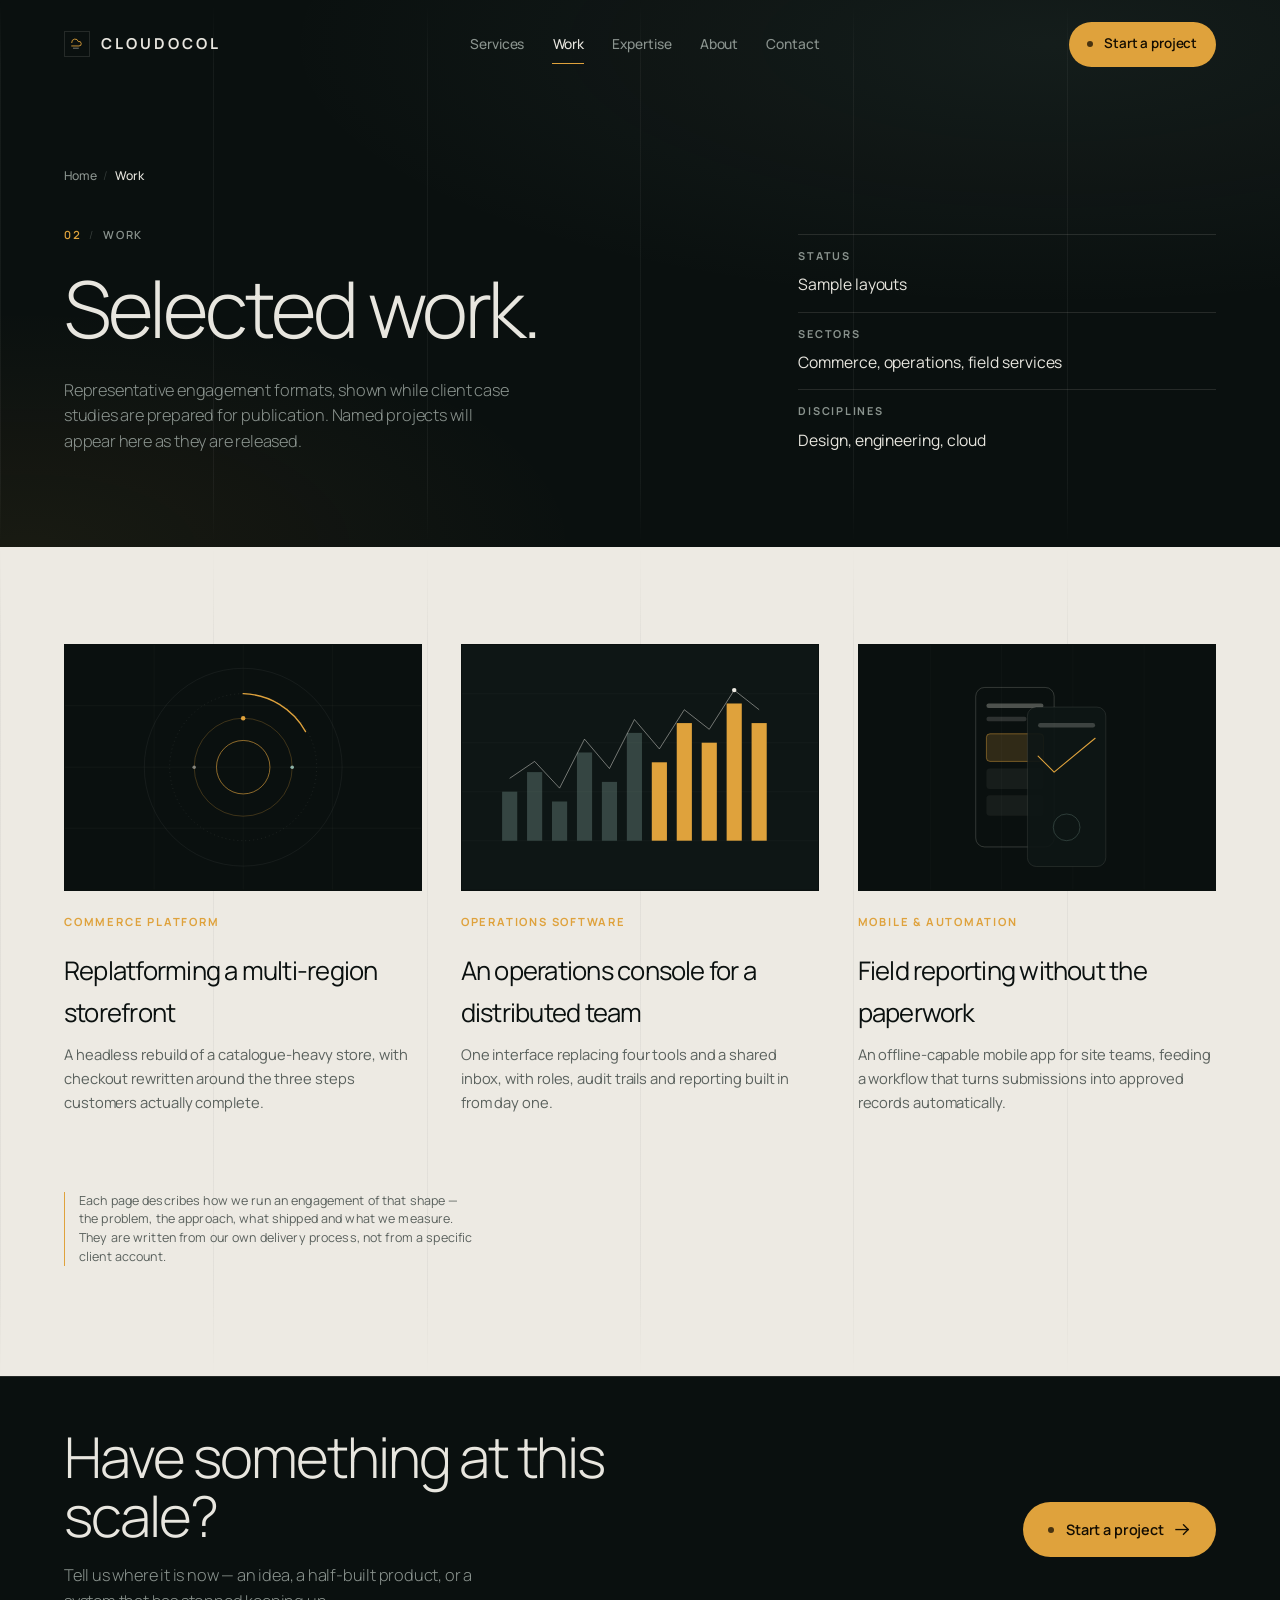
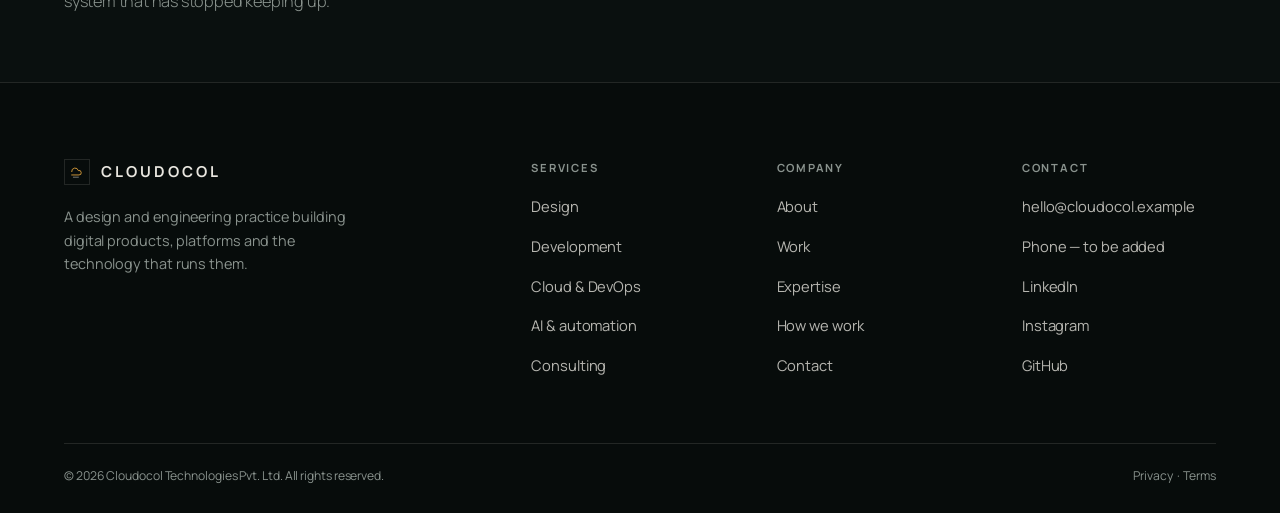
<file: work.html>
<!DOCTYPE html>
<html lang="en" data-theme="dark">
<head>
<meta charset="utf-8" />
<meta name="viewport" content="width=device-width, initial-scale=1, viewport-fit=cover" />
<title>Work — Cloudocol</title>
<meta name="description" content="Selected engagements: commerce platforms, operations software and field applications." />
<meta property="og:title" content="Work — Cloudocol" />
<meta property="og:description" content="Selected engagements: commerce platforms, operations software and field applications." />
<meta property="og:type" content="website" />
<meta name="twitter:card" content="summary_large_image" />
<meta name="theme-color" content="#0A100F" />
<link rel="preconnect" href="https://fonts.googleapis.com">
<link rel="preconnect" href="https://fonts.gstatic.com" crossorigin>
<link href="https://fonts.googleapis.com/css2?family=Manrope:wght@200;300;400;500;600;700;800&display=swap" rel="stylesheet">
<link rel="stylesheet" href="assets/css/styles.css" />
<noscript><style>
  /* content must never depend on JavaScript to become visible */
  [data-reveal],[data-proj],[data-why],[data-fig]{ opacity:1 !important; transform:none !important; }
  .mask > span{ transform:none !important; }
  .proj-media{ clip-path:none !important; }
  .proc-step{ opacity:1 !important; }
  .cursor,.progress{ display:none !important; }
</style></noscript>
</head>
<body data-page="work">

<a class="skip-link" href="#main">Skip to content</a>
<div class="cursor" id="cursor" aria-hidden="true"></div>

<header class="nav" id="nav">
  <span class="progress" id="progress" aria-hidden="true"></span>
  <div class="wrap nav-in">
    <a class="logo" href="index.html" aria-label="Cloudocol — home">
      <!-- LOGO SLOT: replace the inline <svg> below with the supplied Cloudocol mark -->
      <span class="logo-mark">
        <svg viewBox="0 0 24 24" fill="none" aria-hidden="true">
          <path d="M3 16h13a4 4 0 1 0-1.2-7.8A6 6 0 0 0 3 10" stroke="#DFA23C" stroke-width="1.6" stroke-linecap="round"/>
          <path d="M6 20h9" stroke="#E8E6DF" stroke-width="1.6" stroke-linecap="round" opacity=".55"/>
        </svg>
      </span>
      <span class="logo-word">Cloudocol</span>
    </a>

    <nav class="nav-links" id="navLinks" aria-label="Primary">
      
      <a class="nav-link" href="services.html">Services</a>
      <a class="nav-link is-active" href="work.html" aria-current="page">Work</a>
      <a class="nav-link" href="expertise.html">Expertise</a>
      <a class="nav-link" href="about.html">About</a>
      <a class="nav-link" href="contact.html">Contact</a>
      <span class="nav-ind" id="navInd" aria-hidden="true"></span>
    </nav>

    <div class="nav-right">
      <a class="btn btn--solid magnetic" href="contact.html"><span class="btn-in"><span class="dot"></span>Start a project</span></a>
      <button class="burger" id="burger" aria-label="Open menu" aria-expanded="false" aria-controls="menu">
        <span></span><span></span><span></span>
      </button>
    </div>
  </div>
</header>

<div class="menu" id="menu">
  <nav aria-label="Mobile">
      <a class="menu-link" href="services.html">Services</a>
      <a class="menu-link" href="work.html">Work</a>
      <a class="menu-link" href="expertise.html">Expertise</a>
      <a class="menu-link" href="about.html">About</a>
      <a class="menu-link" href="contact.html">Contact</a>
  </nav>
  <div class="menu-foot">
    <span>Cloudocol Technologies Pvt. Ltd.</span>
    <span>hello@cloudocol.example</span>
  </div>
</div>

<main id="main">
<section class="pagehero ruled">
  <div class="wrap">
    <nav class="crumbs" aria-label="Breadcrumb"><a href="index.html">Home</a><span class="sep">/</span><span aria-current="page">Work</span></nav>
    <div class="pagehero-grid">
      <div>
        <div class="label" style="margin-bottom:clamp(18px,2vw,28px)"><span class="num">02</span><span class="slash">/</span>Work</div>
        <h1 class="display" data-reveal>Selected work.</h1>
        <p class="lede" data-reveal style="--d:.08s">Representative engagement formats, shown while client case studies are prepared for publication. Named projects will appear here as they are released.</p>
      </div>
      <dl class="pagehero-facts" data-reveal style="--d:.12s"><div class="fact"><dt>Status</dt><dd>Sample layouts</dd></div><div class="fact"><dt>Sectors</dt><dd>Commerce, operations, field services</dd></div><div class="fact"><dt>Disciplines</dt><dd>Design, engineering, cloud</dd></div></dl>
    </div>
  </div>
</section>
<section class="section panel-paper ruled">
  <div class="wrap">
    <div class="cols cols--3" style="align-items:start">
      <a class="tile" href="work-commerce-platform.html" data-reveal style="--d:.0s">
        <div class="tile-media"><svg viewBox="0 0 800 550" aria-hidden="true" preserveAspectRatio="xMidYMid slice">
  <rect width="800" height="550" fill="#0A100F"/>
  <g stroke="rgba(232,230,223,.07)">
    <line x1="0" y1="137" x2="800" y2="137"/><line x1="0" y1="275" x2="800" y2="275"/><line x1="0" y1="412" x2="800" y2="412"/>
    <line x1="200" y1="0" x2="200" y2="550"/><line x1="400" y1="0" x2="400" y2="550"/><line x1="600" y1="0" x2="600" y2="550"/>
  </g>
  <circle cx="400" cy="275" r="60" fill="none" stroke="#DFA23C" stroke-width="1.4"/>
  <circle cx="400" cy="275" r="110" fill="none" stroke="rgba(223,162,60,.55)" stroke-width="1"/>
  <circle cx="400" cy="275" r="165" fill="none" stroke="rgba(232,230,223,.22)" stroke-width="1" stroke-dasharray="2 7"/>
  <circle cx="400" cy="275" r="222" fill="none" stroke="rgba(232,230,223,.13)" stroke-width="1"/>
  <path d="M400 110 A165 165 0 0 1 540 195" fill="none" stroke="#DFA23C" stroke-width="3" stroke-linecap="round"/>
  <circle cx="400" cy="165" r="5" fill="#DFA23C"/>
  <circle cx="510" cy="275" r="4" fill="#8FB3A8"/>
  <circle cx="290" cy="275" r="4" fill="rgba(232,230,223,.5)"/>
</svg></div>
        <div class="tile-body">
          <div class="kcat">Commerce platform</div>
          <h3>Replatforming a multi-region storefront</h3>
          <p>A headless rebuild of a catalogue-heavy store, with checkout rewritten around the three steps customers actually complete.</p>
        </div>
      </a>
      <a class="tile" href="work-operations-console.html" data-reveal style="--d:.08s">
        <div class="tile-media"><svg viewBox="0 0 800 550" aria-hidden="true" preserveAspectRatio="xMidYMid slice">
  <rect width="800" height="550" fill="#0E1615"/>
  <g stroke="rgba(232,230,223,.06)">
    <line x1="0" y1="110" x2="800" y2="110"/><line x1="0" y1="220" x2="800" y2="220"/>
    <line x1="0" y1="330" x2="800" y2="330"/><line x1="0" y1="440" x2="800" y2="440"/>
  </g>
  <g fill="rgba(143,179,168,.30)">
    <rect x="90" y="330" width="34" height="110"/><rect x="146" y="286" width="34" height="154"/>
    <rect x="202" y="352" width="34" height="88"/><rect x="258" y="242" width="34" height="198"/>
    <rect x="314" y="308" width="34" height="132"/><rect x="370" y="198" width="34" height="242"/>
  </g>
  <g fill="#DFA23C">
    <rect x="426" y="264" width="34" height="176"/><rect x="482" y="176" width="34" height="264"/>
    <rect x="538" y="220" width="34" height="220"/><rect x="594" y="132" width="34" height="308"/>
    <rect x="650" y="176" width="34" height="264"/>
  </g>
  <path d="M107 300 L163 262 L219 322 L275 212 L331 278 L387 168 L443 234 L499 146 L555 190 L611 102 L667 146"
        fill="none" stroke="rgba(232,230,223,.75)" stroke-width="1.4"/>
  <circle cx="611" cy="102" r="5" fill="#EDEAE3"/>
</svg></div>
        <div class="tile-body">
          <div class="kcat">Operations software</div>
          <h3>An operations console for a distributed team</h3>
          <p>One interface replacing four tools and a shared inbox, with roles, audit trails and reporting built in from day one.</p>
        </div>
      </a>
      <a class="tile" href="work-field-reporting.html" data-reveal style="--d:.16s">
        <div class="tile-media"><svg viewBox="0 0 800 550" aria-hidden="true" preserveAspectRatio="xMidYMid slice">
  <rect width="800" height="550" fill="#0A100F"/>
  <g stroke="rgba(232,230,223,.06)">
    <line x1="160" y1="0" x2="160" y2="550"/><line x1="320" y1="0" x2="320" y2="550"/>
    <line x1="480" y1="0" x2="480" y2="550"/><line x1="640" y1="0" x2="640" y2="550"/>
  </g>
  <rect x="262" y="96" width="176" height="358" rx="20" fill="none" stroke="rgba(232,230,223,.30)" stroke-width="1.4"/>
  <rect x="286" y="132" width="128" height="10" rx="5" fill="rgba(232,230,223,.30)"/>
  <rect x="286" y="162" width="90" height="10" rx="5" fill="rgba(232,230,223,.16)"/>
  <rect x="286" y="200" width="128" height="62" rx="8" fill="rgba(223,162,60,.18)" stroke="#DFA23C" stroke-width="1"/>
  <rect x="286" y="278" width="128" height="46" rx="8" fill="rgba(232,230,223,.06)"/>
  <rect x="286" y="338" width="128" height="46" rx="8" fill="rgba(232,230,223,.06)"/>
  <rect x="378" y="140" width="176" height="358" rx="20" fill="#0E1615" stroke="rgba(232,230,223,.18)" stroke-width="1.4" opacity=".92"/>
  <rect x="402" y="176" width="128" height="10" rx="5" fill="rgba(232,230,223,.22)"/>
  <path d="M402 250 L438 286 L530 210" fill="none" stroke="#DFA23C" stroke-width="2.4" stroke-linecap="round" stroke-linejoin="round"/>
  <circle cx="466" cy="410" r="30" fill="none" stroke="rgba(143,179,168,.55)" stroke-width="1"/>
</svg></div>
        <div class="tile-body">
          <div class="kcat">Mobile &amp; automation</div>
          <h3>Field reporting without the paperwork</h3>
          <p>An offline-capable mobile app for site teams, feeding a workflow that turns submissions into approved records automatically.</p>
        </div>
      </a>
    </div>

    <div style="margin-top:clamp(48px,6vw,84px);max-width:60ch" data-reveal>
      <p class="work-note">Each page describes how we run an engagement of that shape — the problem, the approach, what shipped and what we measure. They are written from our own delivery process, not from a specific client account.</p>
    </div>
  </div>
</section>
<section class="section section--tight panel-ink band">
  <div class="wrap band-in">
    <div>
      <h2 class="h2" data-reveal>Have something at this scale?</h2>
      <p class="lede" data-reveal style="--d:.08s;margin-top:1.1em">Tell us where it is now — an idea, a half-built product, or a system that has stopped keeping up.</p>
    </div>
    <a class="btn btn--solid magnetic" href="contact.html" data-reveal style="--d:.14s"><span class="btn-in"><span class="dot"></span>Start a project <svg class="arrow" viewBox="0 0 16 16" aria-hidden="true"><line x1="1" y1="8" x2="14" y2="8"/><polyline points="9,3 14,8 9,13"/></svg></span></a>
  </div>
</section>
</main>

<footer class="footer">
  <div class="wrap">
    <div class="foot-grid">
      <div class="foot-about">
        <a class="logo" href="index.html" aria-label="Cloudocol — home">
          <span class="logo-mark">
            <svg viewBox="0 0 24 24" fill="none" aria-hidden="true">
          <path d="M3 16h13a4 4 0 1 0-1.2-7.8A6 6 0 0 0 3 10" stroke="#DFA23C" stroke-width="1.6" stroke-linecap="round"/>
          <path d="M6 20h9" stroke="#E8E6DF" stroke-width="1.6" stroke-linecap="round" opacity=".55"/>
        </svg>
          </span>
          <span class="logo-word">Cloudocol</span>
        </a>
        <p>A design and engineering practice building digital products, platforms and the technology that runs them.</p>
      </div>

      <div class="foot-col">
        <h4>Services</h4>
        <ul>
          <li><a href="services.html#design">Design</a></li>
          <li><a href="services.html#development">Development</a></li>
          <li><a href="services.html#technology">Cloud &amp; DevOps</a></li>
          <li><a href="services.html#technology">AI &amp; automation</a></li>
          <li><a href="services.html#technology">Consulting</a></li>
        </ul>
      </div>

      <div class="foot-col">
        <h4>Company</h4>
        <ul>
          <li><a href="about.html">About</a></li>
          <li><a href="work.html">Work</a></li>
          <li><a href="expertise.html">Expertise</a></li>
          <li><a href="process.html">How we work</a></li>
          <li><a href="contact.html">Contact</a></li>
        </ul>
      </div>

      <!-- Contact details use the reserved .example domain as placeholders — swap in real ones -->
      <div class="foot-col">
        <h4>Contact</h4>
        <ul>
          <li><a href="mailto:hello@cloudocol.example">hello@cloudocol.example</a></li>
          <li><a href="contact.html">Phone — to be added</a></li>
          <li><a href="contact.html">LinkedIn</a></li>
          <li><a href="contact.html">Instagram</a></li>
          <li><a href="contact.html">GitHub</a></li>
        </ul>
      </div>
    </div>

    <div class="foot-bar">
      <span>© <span id="yr">2026</span> Cloudocol Technologies Pvt. Ltd. All rights reserved.</span>
      <span><a href="privacy.html">Privacy</a> &nbsp;·&nbsp; <a href="terms.html">Terms</a></span>
    </div>
  </div>
</footer>

<button class="totop" id="toTop" aria-label="Back to top">
  <svg width="15" height="15" viewBox="0 0 16 16" aria-hidden="true" fill="none" stroke="currentColor" stroke-width="1.4">
    <line x1="8" y1="14" x2="8" y2="2"/><polyline points="3,7 8,2 13,7"/>
  </svg>
</button>

<script src="assets/js/main.js" defer></script>
</body>
</html>
</file>
<file: assets/css/styles.css>
/* ============================================================
   CLOUDOCOL — design tokens
   ============================================================ */
:root{
  --ink:        #0A100F;
  --ink-2:      #0E1615;
  --ink-3:      #141D1B;
  --paper:      #EDEAE3;
  --paper-2:    #E4E0D7;
  --accent:     #DFA23C;
  --accent-dim: #A8762A;
  --moss:       #8FB3A8;

  --on-ink:      #E8E6DF;
  --on-ink-mute: #8A938E;
  --on-paper:      #0A100F;
  --on-paper-mute: #5A615D;

  --rule-dark:  rgba(232,230,223,.12);
  --rule-light: rgba(10,16,15,.14);
  --hair-dark:  rgba(232,230,223,.055);
  --hair-light: rgba(10,16,15,.045);

  --gut: clamp(20px, 5vw, 80px);
  --maxw: 1560px;
  --ease: cubic-bezier(.22,.61,.36,1);
  --ease-out: cubic-bezier(.16,1,.3,1);

  color-scheme: dark;
}
:root:not([data-theme="light"]){ color-scheme: dark; }

*,*::before,*::after{ box-sizing:border-box; }
html{ -webkit-text-size-adjust:100%; scroll-behavior:smooth; }
@media (prefers-reduced-motion: reduce){ html{ scroll-behavior:auto; } }

body{
  margin:0;
  background:var(--ink);
  color:var(--on-ink);
  font-family:"Manrope", ui-sans-serif, "Helvetica Neue", Helvetica, Arial, system-ui, sans-serif;
  font-weight:400;
  font-size:clamp(15px,.52vw + 13.4px,17px);
  line-height:1.62;
  letter-spacing:-.005em;
  -webkit-font-smoothing:antialiased;
  text-rendering:optimizeLegibility;
  overflow-x:hidden;
}
img,svg{ max-width:100%; display:block; }
a{ color:inherit; text-decoration:none; }
button{ font:inherit; color:inherit; background:none; border:0; cursor:pointer; }
::selection{ background:var(--accent); color:var(--ink); }

:focus-visible{
  outline:2px solid var(--accent);
  outline-offset:3px;
  border-radius:2px;
}

/* ---------- layout primitives ---------- */
.wrap{ width:100%; max-width:var(--maxw); margin-inline:auto; padding-inline:var(--gut); }
.section{ position:relative; padding-block:clamp(68px,7.6vw,124px); }
.section--tight{ padding-block:clamp(40px,4vw,60px); }
.section--tall{ padding-block:clamp(80px,9vw,150px); }

.panel-ink{ background:var(--ink); color:var(--on-ink); }
.panel-ink-2{ background:var(--ink-2); color:var(--on-ink); }
.panel-paper{ background:var(--paper); color:var(--on-paper); }

/* vertical hairline grid, used as the page's underlying "measure" */
.ruled::before{
  content:""; position:absolute; inset:0; pointer-events:none; z-index:0;
  background-image:repeating-linear-gradient(to right, var(--hair-dark) 0 1px, transparent 1px calc(100% / 6));
  background-size:100% 100%;
  mask-image:linear-gradient(to bottom, transparent, #000 12%, #000 88%, transparent);
}
.panel-paper.ruled::before{
  background-image:repeating-linear-gradient(to right, var(--hair-light) 0 1px, transparent 1px calc(100% / 6));
}
.ruled > *{ position:relative; z-index:1; }
@media (max-width:720px){ .ruled::before{ display:none; } }

/* ---------- type ---------- */
.display{
  font-weight:300;
  font-size:clamp(2.6rem,7.4vw,6.1rem);
  line-height:.99;
  letter-spacing:-.042em;
  margin:0;
}
.display em{ font-style:normal; font-weight:500; }
.h2{
  font-weight:300;
  font-size:clamp(2rem,4.4vw,3.9rem);
  line-height:1.04;
  letter-spacing:-.036em;
  margin:0;
}
.h3{
  font-weight:400;
  font-size:clamp(1.3rem,2vw,1.85rem);
  line-height:1.14;
  letter-spacing:-.028em;
  margin:0;
}
.lede{
  font-size:clamp(1.02rem,1.18vw,1.28rem);
  line-height:1.55;
  font-weight:300;
  letter-spacing:-.012em;
  color:var(--on-ink-mute);
  max-width:46ch;
}
.panel-paper .lede{ color:var(--on-paper-mute); }
.body-mute{ color:var(--on-ink-mute); max-width:62ch; }
.panel-paper .body-mute{ color:var(--on-paper-mute); }

.label{
  font-size:.7rem;
  font-weight:600;
  letter-spacing:.16em;
  text-transform:uppercase;
  color:var(--on-ink-mute);
  display:flex; align-items:center; gap:.7em;
}
.panel-paper .label{ color:var(--on-paper-mute); }
.label .num{ color:var(--accent); font-variant-numeric:tabular-nums; }
.label .slash{ opacity:.4; font-weight:300; }

/* ---------- section header ---------- */
.sec-head{
  display:grid; gap:clamp(20px,2.6vw,36px);
  grid-template-columns:minmax(0,1fr);
  align-items:end;
  margin-bottom:clamp(44px,5.6vw,88px);
}
@media (min-width:940px){
  .sec-head{ grid-template-columns:minmax(0,1.35fr) minmax(0,.8fr); }
  .sec-head .lede{ padding-bottom:.45em; }
}
.sec-head .label{ margin-bottom:clamp(18px,2vw,30px); }

/* ---------- buttons ---------- */
.btn{
  position:relative; display:inline-flex; align-items:center; gap:.85em;
  padding:1.04em 1.7em;
  font-size:.9rem; font-weight:600; letter-spacing:-.01em;
  border-radius:999px;
  border:1px solid transparent;
  transition:background .4s var(--ease), color .4s var(--ease), border-color .4s var(--ease), transform .5s var(--ease-out);
  will-change:transform;
}
.btn .btn-in{ display:inline-flex; align-items:center; gap:.8em; transition:transform .5s var(--ease-out); }
.btn--solid{ background:var(--accent); color:#140D02; }
.btn--solid:hover{ background:#F0B653; }
.btn--ghost{ border-color:var(--rule-dark); color:var(--on-ink); }
.btn--ghost:hover{ border-color:var(--on-ink); background:rgba(232,230,223,.05); }
.panel-paper .btn--ghost{ border-color:var(--rule-light); color:var(--on-paper); }
.panel-paper .btn--ghost:hover{ border-color:var(--on-paper); background:rgba(10,16,15,.04); }
.btn .dot{ width:6px; height:6px; border-radius:50%; background:currentColor; opacity:.55; }
.btn--solid .dot{ background:#140D02; opacity:.75; }

.arrow{ width:1.05em; height:1.05em; flex:none; overflow:visible; }
.arrow line, .arrow polyline{ stroke:currentColor; stroke-width:1.4; fill:none; stroke-linecap:square; }
.btn:hover .arrow, .link-a:hover .arrow{ transform:translateX(3px); }
.arrow{ transition:transform .45s var(--ease-out); }

.link-a{
  display:inline-flex; align-items:center; gap:.7em;
  font-size:.88rem; font-weight:600;
  padding-bottom:.45em;
  border-bottom:1px solid var(--rule-light);
  transition:border-color .4s var(--ease), color .4s var(--ease);
}
.panel-ink .link-a, .panel-ink-2 .link-a{ border-bottom-color:var(--rule-dark); }
.link-a:hover{ border-bottom-color:var(--accent); color:var(--accent); }

/* ============================================================
   NAV
   ============================================================ */
.nav{
  position:fixed; inset:0 0 auto 0; z-index:80;
  transition:background .5s var(--ease), backdrop-filter .5s var(--ease), border-color .5s var(--ease);
  border-bottom:1px solid transparent;
}
.nav.is-stuck{
  background:rgba(10,16,15,.78);
  backdrop-filter:saturate(160%) blur(14px);
  -webkit-backdrop-filter:saturate(160%) blur(14px);
  border-bottom-color:var(--rule-dark);
}
.nav-in{
  display:flex; align-items:center; justify-content:space-between; gap:24px;
  height:88px;
  transition:height .5s var(--ease);
}
.nav.is-stuck .nav-in{ height:66px; }

/* logo slot — drop the supplied SVG/PNG inside .logo-mark, wordmark can stay or go */
.logo{ display:flex; align-items:center; gap:.62em; flex:none; }
.logo-mark{
  width:26px; height:26px; flex:none;
  border:1px solid var(--rule-dark);
  display:grid; place-items:center;
  transition:width .5s var(--ease), height .5s var(--ease), border-color .4s var(--ease);
}
.nav.is-stuck .logo-mark{ width:22px; height:22px; }
.logo:hover .logo-mark{ border-color:var(--accent); }
.logo-mark svg{ width:56%; height:56%; }
.logo-word{
  font-weight:700; font-size:.94rem; letter-spacing:.2em; text-transform:uppercase;
  color:var(--on-ink);
}
.logo-tm{ font-size:.58rem; letter-spacing:.1em; color:var(--on-ink-mute); align-self:flex-start; margin-top:.15em; }

.nav-links{ display:none; position:relative; align-items:center; gap:clamp(18px,2.2vw,36px); }
@media (min-width:1000px){ .nav-links{ display:flex; } }
.nav-link{
  font-size:.86rem; font-weight:500; color:var(--on-ink-mute);
  padding:.5em 0;
  transition:color .35s var(--ease);
}
.nav-link:hover, .nav-link.is-active{ color:var(--on-ink); }
.nav-ind{
  position:absolute; bottom:-2px; left:0; height:1px; width:0;
  background:var(--accent);
  transition:transform .55s var(--ease-out), width .55s var(--ease-out), opacity .35s var(--ease);
  opacity:0;
}
.nav-ind.on{ opacity:1; }

.nav-right{ display:flex; align-items:center; gap:14px; }
.nav .btn--solid{ display:none; padding:.78em 1.3em; font-size:.84rem; }
@media (min-width:780px){ .nav .btn--solid{ display:inline-flex; } }

.burger{ display:grid; gap:5px; padding:10px; margin-right:-10px; }
@media (min-width:1000px){ .burger{ display:none; } }
.burger span{ display:block; width:22px; height:1px; background:var(--on-ink); transition:transform .4s var(--ease), opacity .3s; }
body.menu-open .burger span:nth-child(1){ transform:translateY(3px) rotate(45deg); }
body.menu-open .burger span:nth-child(2){ opacity:0; }
body.menu-open .burger span:nth-child(3){ transform:translateY(-3px) rotate(-45deg); }

.menu{
  position:fixed; inset:0; z-index:70;
  background:var(--ink-2);
  padding:120px var(--gut) 48px;
  display:flex; flex-direction:column; justify-content:space-between;
  clip-path:inset(0 0 100% 0);
  transition:clip-path .65s var(--ease-out);
  visibility:hidden;
}
body.menu-open .menu{ clip-path:inset(0 0 0 0); visibility:visible; }
.menu a.menu-link{
  display:block; padding:.34em 0;
  font-size:clamp(2rem,8vw,3.2rem); font-weight:300; letter-spacing:-.04em; line-height:1.1;
  border-bottom:1px solid var(--rule-dark);
  opacity:0; transform:translateY(14px);
  transition:opacity .5s var(--ease), transform .5s var(--ease-out), color .3s;
}
body.menu-open .menu a.menu-link{ opacity:1; transform:none; }
.menu a.menu-link:hover{ color:var(--accent); }
.menu-foot{ display:flex; flex-wrap:wrap; gap:10px 26px; color:var(--on-ink-mute); font-size:.8rem; }

/* ============================================================
   HERO
   ============================================================ */
.hero{
  position:relative; overflow:hidden;
  padding-top:clamp(112px,12vw,148px);
  padding-bottom:clamp(40px,4vw,60px);
  min-height:100svh;
  display:flex; flex-direction:column; justify-content:center;
  background:
    radial-gradient(120% 90% at 88% 14%, rgba(143,179,168,.09), transparent 58%),
    radial-gradient(80% 70% at 4% 96%, rgba(223,162,60,.07), transparent 60%),
    var(--ink);
}
.hero-grid{ display:grid; gap:clamp(44px,5vw,56px); grid-template-columns:minmax(0,1fr); align-items:center; }
@media (min-width:1060px){
  .hero-grid{ grid-template-columns:minmax(0,1.06fr) minmax(0,.94fr); gap:clamp(40px,4vw,72px); }
}
.hero-eyebrow{ margin-bottom:clamp(22px,2.6vw,34px); }
.hero-eyebrow .rule{ display:block; width:clamp(28px,4vw,56px); height:1px; background:var(--accent); }

/* line-mask reveal */
.mask{ display:block; overflow:hidden; padding-bottom:.04em; }
.mask > span{
  display:block;
  transform:translateY(105%);
  transition:transform 1s var(--ease-out);
}
.is-lit .mask > span{ transform:translateY(0); }
.mask:nth-of-type(2) > span{ transition-delay:.08s; }
.mask:nth-of-type(3) > span{ transition-delay:.16s; }

.hero-sub{ margin:clamp(24px,3vw,38px) 0 clamp(30px,3.4vw,44px); max-width:44ch; opacity:0; transform:translateY(10px); transition:opacity .8s .34s var(--ease), transform .8s .34s var(--ease-out); }
.is-lit .hero-sub{ opacity:1; transform:none; }
.hero-cta{ display:flex; flex-wrap:wrap; gap:12px; opacity:0; transform:translateY(10px); transition:opacity .8s .44s var(--ease), transform .8s .44s var(--ease-out); }
.is-lit .hero-cta{ opacity:1; transform:none; }

.hero-visual{ position:relative; }
.hero-visual svg{ width:100%; height:auto; overflow:visible; }
@media (max-width:1059px){ .hero-visual{ max-width:620px; } }

/* route diagram */
.rt-grid line{ stroke:rgba(232,230,223,.075); stroke-width:1; }
.rt-path{
  fill:none; stroke:var(--accent); stroke-width:1.6; stroke-linecap:round;
  stroke-dasharray:1200; stroke-dashoffset:1200;
  transition:stroke-dashoffset 2.6s .35s cubic-bezier(.5,0,.15,1);
}
.is-lit .rt-path{ stroke-dashoffset:0; }
.rt-ghost{ fill:none; stroke:rgba(232,230,223,.14); stroke-width:1; stroke-dasharray:3 5; }
.rt-node circle.core{ fill:var(--ink); stroke:var(--accent); stroke-width:1.6; }
.rt-node circle.halo{ fill:none; stroke:var(--accent); stroke-width:1; opacity:.28; }
.rt-node text.t{ fill:var(--on-ink); font-size:13.5px; font-weight:600; letter-spacing:-.01em; }
.rt-node text.s{ fill:var(--on-ink-mute); font-size:10.5px; font-weight:500; letter-spacing:.1em; text-transform:uppercase; }
.rt-node{ opacity:0; transform:translateY(8px); transition:opacity .7s var(--ease), transform .7s var(--ease-out); }
.is-lit .rt-node{ opacity:1; transform:none; }
.is-lit .rt-node:nth-of-type(1){ transition-delay:.7s; }
.is-lit .rt-node:nth-of-type(2){ transition-delay:1.25s; }
.is-lit .rt-node:nth-of-type(3){ transition-delay:1.8s; }
.is-lit .rt-node:nth-of-type(4){ transition-delay:2.35s; }
.rt-node circle.halo{ animation:halo 4.4s ease-in-out infinite; transform-origin:center; }
@keyframes halo{ 0%,100%{ r:11; opacity:.3 } 50%{ r:16; opacity:.05 } }
.rt-axis{ fill:var(--on-ink-mute); font-size:9.5px; letter-spacing:.14em; text-transform:uppercase; font-weight:600; opacity:.55; }

.scroll-cue{
  display:flex; align-items:center; gap:14px;
  margin-top:clamp(26px,3.2vw,44px);
  font-size:.7rem; letter-spacing:.16em; text-transform:uppercase; color:var(--on-ink-mute); font-weight:600;
  opacity:0; transition:opacity .8s 1.1s var(--ease);
}
.is-lit .scroll-cue{ opacity:1; }
.cue-rail{ position:relative; width:1px; height:38px; background:var(--rule-dark); overflow:hidden; }
.cue-rail::after{ content:""; position:absolute; inset:0 auto auto 0; width:1px; height:14px; background:var(--accent); animation:cue 2.4s var(--ease) infinite; }
@keyframes cue{ 0%{ transform:translateY(-16px) } 60%,100%{ transform:translateY(46px) } }

/* ============================================================
   CREDIBILITY
   ============================================================ */
.cred{ border-block:1px solid var(--rule-dark); background:var(--ink-2); }
.cred-in{ display:grid; gap:clamp(34px,4vw,56px); }
.cred .marquee{ border-top:1px solid var(--rule-dark); padding-top:clamp(20px,2.4vw,30px); }
@media (min-width:900px){ .cred-in{ gap:clamp(30px,3.4vw,44px); } }
.metrics{ display:grid; grid-template-columns:repeat(3,minmax(0,1fr)); gap:clamp(14px,2vw,28px); }
.metric .n{
  font-size:clamp(2.1rem,4vw,3.3rem); font-weight:300; letter-spacing:-.045em; line-height:1;
  font-variant-numeric:tabular-nums;
}
.metric .n span{ color:var(--accent); }
.metric .k{ margin-top:.7em; font-size:.74rem; letter-spacing:.1em; text-transform:uppercase; color:var(--on-ink-mute); font-weight:600; line-height:1.4; }
.metric{ padding-left:16px; border-left:1px solid var(--rule-dark); }
.metric:first-child{ padding-left:0; border-left:0; }
@media (max-width:520px){
  .metrics{ grid-template-columns:1fr; }
  .metric{ padding:14px 0 0; border-left:0; border-top:1px solid var(--rule-dark); }
  .metric:first-child{ padding-top:0; border-top:0; }
}

.marquee{ position:relative; overflow:hidden; mask-image:linear-gradient(90deg,transparent,#000 8%,#000 92%,transparent); }
.marquee-track{ display:flex; width:max-content; animation:slide 34s linear infinite; }
.marquee:hover .marquee-track{ animation-play-state:paused; }
.marquee--rev .marquee-track{ animation-direction:reverse; animation-duration:44s; }
@keyframes slide{ to{ transform:translateX(-50%); } }
.mq-item{
  display:inline-flex; align-items:center; gap:1.1em; padding-right:1.1em;
  font-size:clamp(1.1rem,1.9vw,1.65rem); font-weight:300; letter-spacing:-.028em; white-space:nowrap;
}
.mq-item i{ width:5px; height:5px; background:var(--accent); transform:rotate(45deg); flex:none; }

/* ============================================================
   SERVICES
   ============================================================ */
.svc-group{ border-top:1px solid var(--rule-light); padding-top:clamp(22px,2.4vw,34px); margin-top:clamp(42px,5vw,72px); }
.svc-group:first-of-type{ margin-top:0; }
@media (min-width:920px){
  .svc-group{ display:grid; grid-template-columns:minmax(0,.42fr) minmax(0,1fr); gap:clamp(24px,4vw,72px); }
}
.svc-aside{ position:relative; }
@media (min-width:920px){ .svc-aside{ position:sticky; top:120px; align-self:start; padding-bottom:40px; } }
.svc-aside h3{ margin:0 0 .55em; font-size:clamp(1.5rem,2.5vw,2.15rem); font-weight:400; letter-spacing:-.032em; }
.svc-aside p{ margin:0; font-size:.93rem; color:var(--on-paper-mute); max-width:32ch; line-height:1.6; }
.svc-aside .gnum{ font-size:.72rem; font-weight:700; letter-spacing:.16em; color:var(--accent); display:block; margin-bottom:1.1em; }

.svc-list{ list-style:none; margin:clamp(22px,2.4vw,0) 0 0; padding:0; }
@media (min-width:920px){ .svc-list{ margin-top:0; } }
.svc-row{ border-bottom:1px solid var(--rule-light); }
.svc-row:first-child{ border-top:1px solid var(--rule-light); }
@media (min-width:920px){ .svc-row:first-child{ border-top:0; } }
.svc-btn{
  position:relative; width:100%; text-align:left;
  display:grid; grid-template-columns:2.6ch minmax(0,1fr) auto; align-items:baseline; gap:clamp(12px,2vw,26px);
  padding:clamp(15px,1.7vw,22px) clamp(6px,1.4vw,18px);
  transition:padding-left .5s var(--ease), color .35s var(--ease);
  isolation:isolate;
}
.svc-btn::before{
  content:""; position:absolute; inset:0; z-index:-1;
  background:var(--on-paper);
  transform:scaleY(0); transform-origin:bottom;
  transition:transform .5s var(--ease-out);
}
.svc-row.is-hot .svc-btn::before{ transform:scaleY(1); transform-origin:top; }
.svc-row.is-hot .svc-btn{ padding-left:clamp(14px,2.2vw,28px); color:var(--paper); }
.svc-idx{ font-size:.72rem; font-weight:600; color:var(--on-paper-mute); font-variant-numeric:tabular-nums; transition:color .35s; }
.svc-row.is-hot .svc-idx{ color:var(--accent); }
.svc-name{ font-size:clamp(1.12rem,1.85vw,1.62rem); font-weight:400; letter-spacing:-.03em; line-height:1.16; }
.svc-desc{
  grid-column:2 / -1; font-size:.87rem; line-height:1.5; color:var(--on-paper-mute);
  max-width:48ch; margin-top:.35em;
}
.svc-row.is-hot .svc-desc{ color:rgba(237,234,227,.62); }
.svc-go{ opacity:0; transform:translateX(-6px); transition:opacity .4s var(--ease), transform .45s var(--ease-out); color:var(--accent); align-self:center; }
.svc-row.is-hot .svc-go{ opacity:1; transform:none; }
@media (max-width:919px){
  .svc-btn{ grid-template-columns:2.6ch minmax(0,1fr); }
  .svc-go{ display:none; }
}

/* ============================================================
   PROCESS
   ============================================================ */
.proc{ display:grid; gap:clamp(36px,5vw,0); }
@media (min-width:980px){ .proc{ grid-template-columns:minmax(0,.82fr) minmax(0,1fr); gap:clamp(40px,6vw,110px); } }
.proc-stick{ align-self:start; }
@media (min-width:980px){ .proc-stick{ position:sticky; top:22vh; } }
.proc-stick .h2 span{ display:block; transition:color .6s var(--ease), opacity .6s; }
.proc-stick .h2 span.off{ color:var(--on-ink-mute); opacity:.34; }
.proc-rail{ display:none; margin-top:clamp(26px,3vw,40px); height:1px; background:var(--rule-dark); position:relative; }
@media (min-width:980px){ .proc-rail{ display:block; } }
.proc-rail i{ position:absolute; inset:0 auto 0 0; background:var(--accent); width:25%; transition:width .6s var(--ease-out); }

.proc-steps{ list-style:none; margin:0; padding:0; }
.proc-step{
  border-top:1px solid var(--rule-dark);
  padding:clamp(26px,3.4vw,52px) 0;
  display:grid; grid-template-columns:auto minmax(0,1fr); gap:clamp(18px,2.6vw,44px);
  transition:opacity .7s var(--ease);
  opacity:.36;
}
.proc-step.is-on{ opacity:1; }
.proc-step:last-child{ border-bottom:1px solid var(--rule-dark); }
.proc-num{
  font-size:.78rem; font-weight:700; letter-spacing:.1em; font-variant-numeric:tabular-nums;
  color:var(--on-ink-mute); padding-top:.45em; transition:color .6s var(--ease);
}
.proc-step.is-on .proc-num{ color:var(--accent); }
.proc-step h3{ margin:0 0 .5em; font-size:clamp(1.5rem,2.8vw,2.35rem); font-weight:400; letter-spacing:-.034em; }
.proc-step p{ margin:0; color:var(--on-ink-mute); max-width:44ch; font-size:.98rem; }
.proc-step .out{
  margin-top:1.3em; display:flex; flex-wrap:wrap; gap:8px;
}
.chip{
  font-size:.72rem; font-weight:500; letter-spacing:.02em;
  padding:.45em .85em; border:1px solid var(--rule-dark); border-radius:999px; color:var(--on-ink-mute);
  transition:border-color .4s var(--ease), color .4s var(--ease);
}
.proc-step.is-on .chip{ border-color:rgba(223,162,60,.34); color:var(--on-ink); }
.panel-paper .chip{ border-color:var(--rule-light); color:var(--on-paper-mute); }

/* ============================================================
   WORK
   ============================================================ */
.work-note{
  font-size:.78rem; color:var(--on-paper-mute); letter-spacing:.01em;
  border-left:1px solid var(--accent); padding-left:14px; max-width:52ch; line-height:1.5;
}
.proj{ padding-top:clamp(52px,7vw,110px); }
.proj-in{ display:grid; gap:clamp(24px,3.4vw,54px); align-items:center; }
@media (min-width:900px){
  .proj-in{ grid-template-columns:minmax(0,1.28fr) minmax(0,.82fr); }
  .proj--flip .proj-in > .proj-media{ order:2; }
}
.proj-media{
  position:relative; overflow:hidden;
  aspect-ratio:16/11;
  background:var(--ink);
  clip-path:inset(0 0 100% 0);
  transition:clip-path 1.05s var(--ease-out);
}
.proj.is-in .proj-media{ clip-path:inset(0 0 0 0); }
.proj-media svg{ position:absolute; inset:0; width:100%; height:100%; }
.proj-media .mpar{ transition:transform .9s var(--ease-out); will-change:transform; }
.proj-tag{
  position:absolute; left:18px; top:18px; z-index:2;
  font-size:.66rem; font-weight:700; letter-spacing:.16em; text-transform:uppercase;
  color:var(--on-ink-mute);
  background:rgba(10,16,15,.6); backdrop-filter:blur(6px);
  padding:.5em .8em; border:1px solid var(--rule-dark);
}
.proj-body .kcat{ font-size:.72rem; font-weight:700; letter-spacing:.16em; text-transform:uppercase; color:var(--accent); }
.proj-body h3{ margin:.9em 0 .5em; font-size:clamp(1.7rem,3.2vw,2.7rem); font-weight:300; letter-spacing:-.036em; line-height:1.05; }
.proj-body p{ margin:0 0 1.5em; color:var(--on-paper-mute); max-width:40ch; }
.proj-disc{ display:flex; flex-wrap:wrap; gap:8px; margin-bottom:1.9em; }

/* ============================================================
   WHY
   ============================================================ */
.why-state{ max-width:19ch; }
.why-state .display{ font-size:clamp(2.3rem,6.2vw,5.2rem); }
.why-grid{ display:grid; gap:0; margin-top:clamp(48px,6vw,90px); }
@media (min-width:760px){ .why-grid{ grid-template-columns:repeat(2,minmax(0,1fr)); column-gap:clamp(30px,5vw,90px); } }
.why-item{ border-top:1px solid var(--rule-dark); padding:clamp(22px,2.6vw,34px) 0; display:grid; grid-template-columns:auto minmax(0,1fr); gap:18px; }
.why-item .bar{ width:1px; background:var(--rule-dark); position:relative; }
.why-item .bar::after{ content:""; position:absolute; inset:0 0 auto 0; height:0; background:var(--accent); transition:height .8s var(--ease-out); }
.why-item.is-in .bar::after{ height:100%; }
.why-item h3{ margin:0 0 .45em; font-size:clamp(1.15rem,1.7vw,1.42rem); font-weight:500; letter-spacing:-.024em; }
.why-item p{ margin:0; font-size:.92rem; color:var(--on-ink-mute); max-width:40ch; }

/* ============================================================
   EXPERTISE
   ============================================================ */
.exp-row{ border-top:1px solid var(--rule-dark); padding:clamp(18px,2.2vw,30px) 0; display:grid; gap:14px; }
.exp-row:last-of-type{ border-bottom:1px solid var(--rule-dark); }
@media (min-width:820px){ .exp-row{ grid-template-columns:minmax(0,.3fr) minmax(0,1fr); align-items:center; gap:clamp(20px,3vw,52px); } }
.exp-key h3{ margin:0 0 .25em; font-size:clamp(1.25rem,2vw,1.7rem); font-weight:400; letter-spacing:-.03em; }
.exp-key p{ margin:0; font-size:.82rem; color:var(--on-ink-mute); }
.tag{
  display:inline-flex; align-items:center; gap:.6em; white-space:nowrap;
  font-size:clamp(.88rem,1.1vw,1rem); font-weight:400; letter-spacing:-.012em;
  padding:.5em 1.05em; margin-right:8px;
  border:1px solid var(--rule-dark); border-radius:999px; color:var(--on-ink-mute);
  transition:border-color .35s var(--ease), color .35s var(--ease), background .35s var(--ease);
}
.tag:hover{ border-color:var(--accent); color:var(--on-ink); background:rgba(223,162,60,.07); }

/* ============================================================
   ABOUT
   ============================================================ */
.about-grid{ display:grid; gap:clamp(40px,5vw,80px); align-items:center; }
@media (min-width:940px){ .about-grid{ grid-template-columns:minmax(0,1fr) minmax(0,.88fr); } }
.about-copy p{ font-size:clamp(1rem,1.15vw,1.15rem); color:var(--on-paper-mute); max-width:48ch; }
.about-fig svg{ width:100%; height:auto; }
.vn circle{ fill:none; stroke:rgba(10,16,15,.34); stroke-width:1; stroke-dasharray:760; stroke-dashoffset:760; transition:stroke-dashoffset 1.6s var(--ease-out); }
.about-fig.is-in .vn circle{ stroke-dashoffset:0; }
.about-fig.is-in .vn circle:nth-child(2){ transition-delay:.18s; }
.about-fig.is-in .vn circle:nth-child(3){ transition-delay:.36s; }
.vn text.lb{ fill:var(--on-paper); font-size:12.5px; font-weight:600; letter-spacing:.08em; text-transform:uppercase; }
.vn text.ctr{ fill:var(--on-paper); font-size:15px; font-weight:700; letter-spacing:.2em; }
.vn .fillwash{ fill:rgba(223,162,60,.11); }

/* ============================================================
   CTA + FOOTER
   ============================================================ */
.cta-sec{ position:relative; overflow:hidden; text-align:left; }
.cta-sec::after{
  content:""; position:absolute; left:50%; top:60%; width:120vmax; height:120vmax; translate:-50% -50%;
  background:radial-gradient(circle, rgba(223,162,60,.09), transparent 55%);
  animation:breathe 14s ease-in-out infinite; pointer-events:none;
}
@keyframes breathe{ 0%,100%{ transform:scale(1); opacity:.85 } 50%{ transform:scale(1.16); opacity:1 } }
.cta-sec .display{ font-size:clamp(2.5rem,8.4vw,7rem); max-width:14ch; }
.cta-row{ display:flex; flex-wrap:wrap; align-items:center; gap:clamp(18px,3vw,42px); margin-top:clamp(32px,4vw,52px); }

.footer{ background:#070C0B; border-top:1px solid var(--rule-dark); padding-block:clamp(54px,6vw,88px) 28px; }
.foot-grid{ display:grid; gap:clamp(34px,4vw,48px); }
@media (min-width:820px){ .foot-grid{ grid-template-columns:minmax(0,1.5fr) repeat(3,minmax(0,.7fr)); gap:clamp(24px,4vw,64px); } }
.foot-about p{ margin:1.4em 0 0; font-size:.9rem; color:var(--on-ink-mute); max-width:34ch; }
.foot-col h4{ margin:0 0 1.3em; font-size:.7rem; font-weight:700; letter-spacing:.16em; text-transform:uppercase; color:var(--on-ink-mute); }
.foot-col ul{ list-style:none; margin:0; padding:0; display:grid; gap:.72em; }
.foot-col a{ font-size:.92rem; color:var(--on-ink); opacity:.78; transition:opacity .3s, color .3s; }
.foot-col a:hover{ opacity:1; color:var(--accent); }
.foot-bar{
  margin-top:clamp(44px,5vw,72px); padding-top:22px; border-top:1px solid var(--rule-dark);
  display:flex; flex-wrap:wrap; gap:10px 28px; justify-content:space-between;
  font-size:.76rem; color:var(--on-ink-mute);
}

/* ============================================================
   REVEALS + CURSOR
   ============================================================ */
[data-reveal]{ opacity:0; transform:translateY(18px); transition:opacity .85s var(--ease) var(--d,0s), transform .95s var(--ease-out) var(--d,0s); }
[data-reveal].is-in{ opacity:1; transform:none; }

.cursor{
  position:fixed; top:0; left:0; z-index:120; pointer-events:none;
  width:26px; height:26px; margin:-13px 0 0 -13px; border-radius:50%;
  border:1px solid rgba(223,162,60,.85);
  transition:width .35s var(--ease), height .35s var(--ease), margin .35s var(--ease), background .35s var(--ease), opacity .3s;
  opacity:0; mix-blend-mode:difference;
}
.cursor.on{ opacity:1; }
.cursor.grow{ width:56px; height:56px; margin:-28px 0 0 -28px; background:rgba(223,162,60,.16); }
@media (hover:none),(pointer:coarse){ .cursor{ display:none !important; } }

@media (prefers-reduced-motion: reduce){
  *,*::before,*::after{ animation-duration:.001ms !important; animation-iteration-count:1 !important; transition-duration:.001ms !important; }
  [data-reveal]{ opacity:1; transform:none; }
  .mask > span{ transform:none; }
  .rt-path{ stroke-dashoffset:0; }
  .rt-node{ opacity:1; transform:none; }
  .proj-media{ clip-path:none; }
  .proc-step{ opacity:1; }
  .vn circle{ stroke-dashoffset:0; }
  .cursor{ display:none; }
}

/* ============================================================
   MULTI-PAGE SHELL
   Everything below supports the inner pages: page heroes,
   breadcrumbs, sticky sub-navigation, forms, case studies,
   long-form prose and the 404.
   ============================================================ */

/* cross-document view transitions — progressive, ignored where unsupported */
@view-transition { navigation: auto; }
@media (prefers-reduced-motion: reduce){ @view-transition { navigation: none; } }

.skip-link{
  position:absolute; left:-9999px; top:0; z-index:200;
  background:var(--accent); color:#140D02; font-weight:700; font-size:.85rem;
  padding:.9em 1.4em;
}
.skip-link:focus{ left:12px; top:12px; }

/* scroll progress, drawn on the nav's bottom edge */
.progress{
  position:absolute; left:0; bottom:-1px; height:2px; width:0;
  background:var(--accent); opacity:0; transition:opacity .35s var(--ease);
  transform-origin:left;
}
.nav.is-stuck .progress{ opacity:1; }

/* ---------- page hero ---------- */
.pagehero{
  position:relative; overflow:hidden;
  padding-top:clamp(122px,13vw,180px);
  padding-bottom:clamp(44px,6vw,84px);
  background:
    radial-gradient(100% 80% at 82% 8%, rgba(143,179,168,.08), transparent 60%),
    radial-gradient(70% 70% at 2% 100%, rgba(223,162,60,.07), transparent 62%),
    var(--ink);
}
.pagehero .display{ font-size:clamp(2.3rem,6.2vw,4.9rem); max-width:17ch; }
.pagehero .lede{ margin-top:clamp(20px,2.4vw,32px); }
.pagehero-grid{ display:grid; gap:clamp(26px,3vw,48px); }
@media (min-width:940px){
  .pagehero-grid{ grid-template-columns:minmax(0,1.25fr) minmax(0,.75fr); align-items:end; }
}

.crumbs{
  display:flex; flex-wrap:wrap; align-items:center; gap:.55em;
  font-size:.76rem; font-weight:500; color:var(--on-ink-mute);
  margin-bottom:clamp(20px,2.4vw,34px);
}
.crumbs a{ transition:color .3s var(--ease); }
.crumbs a:hover{ color:var(--accent); }
.crumbs .sep{ opacity:.34; font-weight:300; }
.crumbs [aria-current]{ color:var(--on-ink); }

.pagehero-facts{ display:grid; gap:14px; }
.fact{ border-top:1px solid var(--rule-dark); padding-top:12px; }
.fact dt{ font-size:.68rem; font-weight:700; letter-spacing:.16em; text-transform:uppercase; color:var(--on-ink-mute); }
.fact dd{ margin:.5em 0 0; font-size:.98rem; }

/* ---------- sticky sub-navigation ---------- */
.subnav{
  position:sticky; top:66px; z-index:40;
  background:rgba(10,16,15,.9);
  backdrop-filter:saturate(150%) blur(12px);
  -webkit-backdrop-filter:saturate(150%) blur(12px);
  border-block:1px solid var(--rule-dark);
}
.subnav-in{
  display:flex; align-items:center; gap:4px;
  overflow-x:auto; scrollbar-width:none; -ms-overflow-style:none;
  padding-block:9px;
  scroll-snap-type:x proximity;
}
.subnav-in::-webkit-scrollbar{ display:none; }
.subnav a{
  flex:none; scroll-snap-align:center; white-space:nowrap;
  font-size:.83rem; font-weight:500; color:var(--on-ink-mute);
  padding:.62em 1.05em; border-radius:999px;
  transition:background .35s var(--ease), color .35s var(--ease);
}
.subnav a:hover{ color:var(--on-ink); background:rgba(232,230,223,.06); }
.subnav a.is-on{ color:var(--on-ink); background:rgba(223,162,60,.15); }
@media (max-width:719px){ .subnav{ top:60px; } }

/* ---------- generic column sets ---------- */
.cols{ display:grid; gap:clamp(24px,3vw,48px); }
@media (min-width:720px){ .cols--2{ grid-template-columns:repeat(2,minmax(0,1fr)); } }
@media (min-width:900px){ .cols--3{ grid-template-columns:repeat(3,minmax(0,1fr)); } }
@media (min-width:1100px){ .cols--4{ grid-template-columns:repeat(4,minmax(0,1fr)); } }
.split{ display:grid; gap:clamp(30px,4vw,72px); }
@media (min-width:940px){ .split{ grid-template-columns:minmax(0,.82fr) minmax(0,1.18fr); } }
@media (min-width:940px){ .split--even{ grid-template-columns:repeat(2,minmax(0,1fr)); } }

/* ---------- definition rows: "what you get" ---------- */
.deflist{ margin:0; }
.defrow{
  display:grid; gap:6px clamp(20px,3vw,56px);
  border-top:1px solid var(--rule-dark);
  padding:clamp(18px,2.2vw,28px) 0;
}
.panel-paper .defrow{ border-top-color:var(--rule-light); }
@media (min-width:760px){ .defrow{ grid-template-columns:minmax(150px,.44fr) minmax(0,1fr); align-items:baseline; } }
.defrow dt{ font-size:clamp(1.02rem,1.4vw,1.22rem); font-weight:500; letter-spacing:-.022em; text-wrap:balance; }
.defrow dd{ margin:0; color:var(--on-ink-mute); font-size:.95rem; max-width:56ch; }
.panel-paper .defrow dd{ color:var(--on-paper-mute); }
.deflist .defrow:last-child{ border-bottom:1px solid var(--rule-dark); }
.panel-paper .deflist .defrow:last-child{ border-bottom-color:var(--rule-light); }

/* ---------- bordered block, used sparingly ---------- */
.block{
  border:1px solid var(--rule-dark);
  padding:clamp(22px,2.6vw,34px);
  transition:border-color .45s var(--ease), transform .5s var(--ease-out);
}
.panel-paper .block{ border-color:var(--rule-light); }
.block:hover{ border-color:rgba(223,162,60,.4); }
.block h3{ margin:0 0 .6em; font-size:clamp(1.1rem,1.5vw,1.32rem); font-weight:500; letter-spacing:-.024em; }
.block p{ margin:0; font-size:.93rem; color:var(--on-ink-mute); }
.panel-paper .block p{ color:var(--on-paper-mute); }
.block .bnum{ display:block; font-size:.7rem; font-weight:700; letter-spacing:.16em; color:var(--accent); margin-bottom:1.4em; }

/* ---------- disclosure / FAQ ---------- */
.faq{ border-top:1px solid var(--rule-dark); }
.panel-paper .faq{ border-top-color:var(--rule-light); }
.faq:last-of-type{ border-bottom:1px solid var(--rule-dark); }
.panel-paper .faq:last-of-type{ border-bottom-color:var(--rule-light); }
.faq summary{
  list-style:none; cursor:pointer;
  display:flex; align-items:flex-start; justify-content:space-between; gap:24px;
  padding:clamp(18px,2.2vw,26px) 0;
  font-size:clamp(1.02rem,1.5vw,1.24rem); font-weight:500; letter-spacing:-.024em;
  transition:color .35s var(--ease);
}
.faq summary::-webkit-details-marker{ display:none; }
.faq summary:hover{ color:var(--accent); }
.faq .pm{ position:relative; flex:none; width:16px; height:16px; margin-top:.35em; }
.faq .pm::before,.faq .pm::after{
  content:""; position:absolute; inset:50% 0 auto 0; height:1px; background:currentColor;
  transition:transform .4s var(--ease-out), opacity .3s;
}
.faq .pm::after{ transform:rotate(90deg); }
.faq[open] .pm::after{ transform:rotate(0deg); opacity:0; }
.faq[open] summary{ color:var(--accent); }
.faq-body{ padding-bottom:clamp(20px,2.4vw,30px); color:var(--on-ink-mute); max-width:64ch; font-size:.95rem; }
.panel-paper .faq-body{ color:var(--on-paper-mute); }
.faq-body p{ margin:0 0 1em; }
.faq-body p:last-child{ margin-bottom:0; }

/* ---------- forms ---------- */
.form{ display:grid; gap:clamp(16px,2vw,22px); }
.field{ display:grid; gap:.6em; }
@media (min-width:720px){ .field-row{ display:grid; grid-template-columns:repeat(2,minmax(0,1fr)); gap:clamp(16px,2vw,22px); } }
.field label{ font-size:.74rem; font-weight:700; letter-spacing:.13em; text-transform:uppercase; color:var(--on-ink-mute); }
.field label .req{ color:var(--accent); }
.field input, .field textarea, .field select{
  width:100%; font:inherit; font-size:1rem; color:var(--on-ink);
  background:var(--ink-3);
  border:1px solid var(--rule-dark); border-radius:0;
  padding:.95em 1.05em;
  transition:border-color .35s var(--ease), background .35s var(--ease);
  appearance:none;
}
.field textarea{ min-height:150px; resize:vertical; line-height:1.6; }
.field input:hover, .field textarea:hover, .field select:hover{ border-color:rgba(232,230,223,.24); }
.field input:focus, .field textarea:focus, .field select:focus{
  outline:none; border-color:var(--accent); background:#1B211D;
}
.field input:focus-visible, .field textarea:focus-visible, .field select:focus-visible{ outline:2px solid var(--accent); outline-offset:2px; }
.field ::placeholder{ color:rgba(138,147,142,.7); }
.field .err{ font-size:.8rem; color:#E98A6B; min-height:0; opacity:0; transition:opacity .3s; }
.field.is-bad input, .field.is-bad textarea{ border-color:#E98A6B; }
.field.is-bad .err{ opacity:1; }

.choice{ display:flex; flex-wrap:wrap; gap:8px; }
.choice input{
  position:absolute; opacity:0; width:1px; height:1px;
  padding:0; margin:0; border:0; clip-path:inset(50%); overflow:hidden;
}
.choice label{
  cursor:pointer; text-transform:none; letter-spacing:-.01em; font-size:.88rem; font-weight:500;
  color:var(--on-ink-mute);
  border:1px solid var(--rule-dark); border-radius:999px; padding:.6em 1.1em;
  transition:border-color .3s var(--ease), color .3s var(--ease), background .3s var(--ease);
}
.choice label:hover{ color:var(--on-ink); border-color:rgba(232,230,223,.28); }
.choice input:checked + label{ color:var(--on-ink); border-color:var(--accent); background:rgba(223,162,60,.12); }
.choice input:focus-visible + label{ outline:2px solid var(--accent); outline-offset:3px; }

.form-note{ font-size:.82rem; color:var(--on-ink-mute); max-width:52ch; }
.form-ok{
  display:none; border:1px solid rgba(223,162,60,.45); background:rgba(223,162,60,.07);
  padding:clamp(20px,2.4vw,28px);
}
.form-ok.on{ display:block; }
.form-ok h3{ margin:0 0 .5em; font-size:1.15rem; font-weight:600; letter-spacing:-.024em; }
.form-ok p{ margin:0; font-size:.92rem; color:var(--on-ink-mute); }

/* ---------- work index tiles ---------- */
.tile{ display:block; }
.tile-media{
  position:relative; overflow:hidden; aspect-ratio:16/11; background:var(--ink);
  border:1px solid var(--rule-light);
}
.tile-media svg{ position:absolute; inset:0; width:100%; height:100%; transition:transform 1s var(--ease-out); }
.tile:hover .tile-media svg{ transform:scale(1.04); }
.tile-body{ padding-top:clamp(16px,1.8vw,22px); }
.tile .kcat{ font-size:.7rem; font-weight:700; letter-spacing:.16em; text-transform:uppercase; color:var(--accent); }
.tile h3{ margin:.75em 0 .4em; font-size:clamp(1.25rem,2vw,1.6rem); font-weight:400; letter-spacing:-.03em; }
.tile p{ margin:0; font-size:.92rem; color:var(--on-paper-mute); max-width:42ch; }

/* ---------- case study ---------- */
.case-meta{ display:grid; gap:0; margin:0; }
@media (min-width:820px){ .case-meta{ grid-template-columns:repeat(4,minmax(0,1fr)); gap:clamp(18px,2.4vw,32px); } }
.case-meta > div{ border-top:1px solid var(--rule-dark); padding:14px 0; }
.case-meta dt{ font-size:.68rem; font-weight:700; letter-spacing:.16em; text-transform:uppercase; color:var(--on-ink-mute); }
.case-meta dd{ margin:.6em 0 0; font-size:.96rem; }
.case-fig{ position:relative; overflow:hidden; aspect-ratio:16/9; background:var(--ink); border:1px solid var(--rule-light); }
.case-fig svg{ position:absolute; inset:0; width:100%; height:100%; }
.case-cap{ margin-top:12px; font-size:.8rem; color:var(--on-paper-mute); }
.panel-ink .case-cap, .panel-ink-2 .case-cap{ color:var(--on-ink-mute); }
.pull{
  border-left:2px solid var(--accent); padding-left:clamp(20px,2.4vw,32px);
  font-size:clamp(1.2rem,2.2vw,1.75rem); font-weight:300; letter-spacing:-.028em; line-height:1.32;
  max-width:30ch;
}
.pager{ display:grid; gap:1px; background:var(--rule-dark); border-block:1px solid var(--rule-dark); }
@media (min-width:720px){ .pager{ grid-template-columns:repeat(2,minmax(0,1fr)); } }
.pager a{
  background:var(--ink); padding:clamp(24px,3vw,40px) 0;
  transition:background .4s var(--ease);
}
.pager a:hover{ background:var(--ink-3); }
.pager .dir{ font-size:.68rem; font-weight:700; letter-spacing:.16em; text-transform:uppercase; color:var(--on-ink-mute); }
.pager .ttl{ display:block; margin-top:.7em; font-size:clamp(1.1rem,1.8vw,1.5rem); font-weight:400; letter-spacing:-.028em; }
.pager a:hover .ttl{ color:var(--accent); }
.pager .inner{ padding-inline:clamp(20px,4vw,44px); }
.pager a:last-child .inner{ text-align:right; }
@media (max-width:719px){ .pager a:last-child .inner{ text-align:left; } }

/* ---------- long-form prose (legal) ---------- */
.prose{ max-width:68ch; }
.prose h2{ margin:2.6em 0 .7em; font-size:clamp(1.2rem,1.8vw,1.5rem); font-weight:600; letter-spacing:-.026em; }
.prose h2:first-child{ margin-top:0; }
.prose h3{ margin:1.8em 0 .5em; font-size:1.02rem; font-weight:600; letter-spacing:-.02em; }
.prose p, .prose li{ color:var(--on-paper-mute); font-size:.97rem; }
.panel-ink .prose p, .panel-ink .prose li{ color:var(--on-ink-mute); }
.prose ul{ padding-left:1.1em; }
.prose li{ margin-bottom:.5em; }
.prose strong{ color:var(--on-paper); font-weight:600; }
.prose-toc{ position:sticky; top:110px; align-self:start; }
.prose-toc a{ display:block; padding:.42em 0; font-size:.86rem; color:var(--on-paper-mute); transition:color .3s; }
.prose-toc a:hover{ color:var(--accent); }
.note-band{ border:1px solid var(--rule-light); padding:clamp(18px,2.2vw,26px); font-size:.9rem; color:var(--on-paper-mute); }

/* ---------- 404 ---------- */
.err-links{ display:grid; gap:1px; background:var(--rule-dark); border:1px solid var(--rule-dark); margin-top:clamp(32px,4vw,52px); }
@media (min-width:720px){ .err-links{ grid-template-columns:repeat(3,minmax(0,1fr)); } }
.err-links a{ background:var(--ink); padding:clamp(20px,2.4vw,30px); transition:background .4s var(--ease); }
.err-links a:hover{ background:var(--ink-3); }
.err-links strong{ display:block; font-weight:500; font-size:1.05rem; letter-spacing:-.022em; margin-bottom:.4em; }
.err-links span{ font-size:.86rem; color:var(--on-ink-mute); }

/* ---------- back to top ---------- */
.totop{
  position:fixed; right:clamp(16px,3vw,32px); bottom:clamp(16px,3vw,32px); z-index:60;
  width:46px; height:46px; display:grid; place-items:center;
  border:1px solid var(--rule-dark); border-radius:50%;
  background:rgba(10,16,15,.82); backdrop-filter:blur(10px); color:var(--on-ink);
  opacity:0; transform:translateY(10px); pointer-events:none;
  transition:opacity .4s var(--ease), transform .5s var(--ease-out), border-color .3s, background .3s;
}
.totop.on{ opacity:1; transform:none; pointer-events:auto; }
.totop:hover{ border-color:var(--accent); color:var(--accent); }

/* ---------- inner-page CTA band ---------- */
.band{ border-top:1px solid var(--rule-dark); }
.band-in{ display:grid; gap:clamp(22px,3vw,40px); align-items:center; }
@media (min-width:880px){ .band-in{ grid-template-columns:minmax(0,1fr) auto; } }
.band h2{ max-width:20ch; }

/* deep links and sub-nav jumps must clear the fixed header + sticky sub-nav */
section[id], .defrow[id], .proc-step[id], article[id]{ scroll-margin-top:120px; }
@media (max-width:719px){ section[id], .defrow[id], .proc-step[id], article[id]{ scroll-margin-top:96px; } }

/* ============================================================
   CORRECTIONS
   ============================================================ */

/* --- the header sits over both dark and light sections ---
   A translucent dark bar over a paper section renders as muddy grey with
   failing contrast. The header now adopts the surface beneath it. */
.nav.on-light{
  background:rgba(237,234,227,.88);
  border-bottom-color:var(--rule-light);
}
.nav.on-light .logo-word,
.nav.on-light .nav-link:hover,
.nav.on-light .nav-link.is-active{ color:var(--on-paper); }
.nav.on-light .nav-link{ color:var(--on-paper-mute); }
.nav.on-light .logo-mark{ border-color:var(--rule-light); }
.nav.on-light .logo-mark path[stroke="#E8E6DF"]{ stroke:var(--on-paper); }
.nav.on-light .burger span{ background:var(--on-paper); }
.nav .logo-word, .nav .nav-link, .nav .logo-mark{ transition:color .45s var(--ease), border-color .45s var(--ease); }

.subnav.on-light{
  background:rgba(237,234,227,.92);
  border-block-color:var(--rule-light);
}
.subnav.on-light a{ color:var(--on-paper-mute); }
.subnav.on-light a:hover{ color:var(--on-paper); background:rgba(10,16,15,.05); }
.subnav.on-light a.is-on{ color:var(--on-paper); background:rgba(223,162,60,.2); }

/* --- short left columns left half the page empty on inner pages ---
   Pinning them keeps the heading with the content it introduces. */
@media (min-width:1000px){
  .split:not(.split--plain):not(.split--even) > :first-child{
    position:sticky; top:132px; align-self:start;
  }
}

/* --- the ruled grid must never read through interactive surfaces --- */
.field input:not([type="checkbox"]):not([type="radio"]),
.field textarea, .field select, .form-ok, .note-band, .block{
  position:relative; z-index:1;
}
.note-band{ background:rgba(10,16,15,.02); }
.panel-ink .note-band, .panel-ink-2 .note-band{ background:rgba(232,230,223,.02); border-color:var(--rule-dark); }

/* short viewports (most laptops are ~720–800px of usable height):
   scale the hero to the height as well as the width, so the composition
   and the scroll cue still resolve inside one screen */
@media (min-width:1060px) and (max-height:820px){
  .hero{ padding-top:clamp(100px,11vh,130px); }
  .hero .display{ font-size:clamp(2.4rem,5.2vw,4.3rem); }
  .hero-sub{ margin:clamp(16px,2.2vh,26px) 0 clamp(20px,2.8vh,30px); font-size:1rem; }
  .scroll-cue{ margin-top:clamp(18px,2.4vh,30px); }
  .cue-rail{ height:30px; }
}

/* two consecutive sections on the same surface read as one void, not a
   section change — pull them together */
.panel-paper + .panel-paper,
.panel-ink + .panel-ink,
.panel-ink-2 + .panel-ink-2{ padding-top:clamp(24px,3vw,48px); }
</file>
